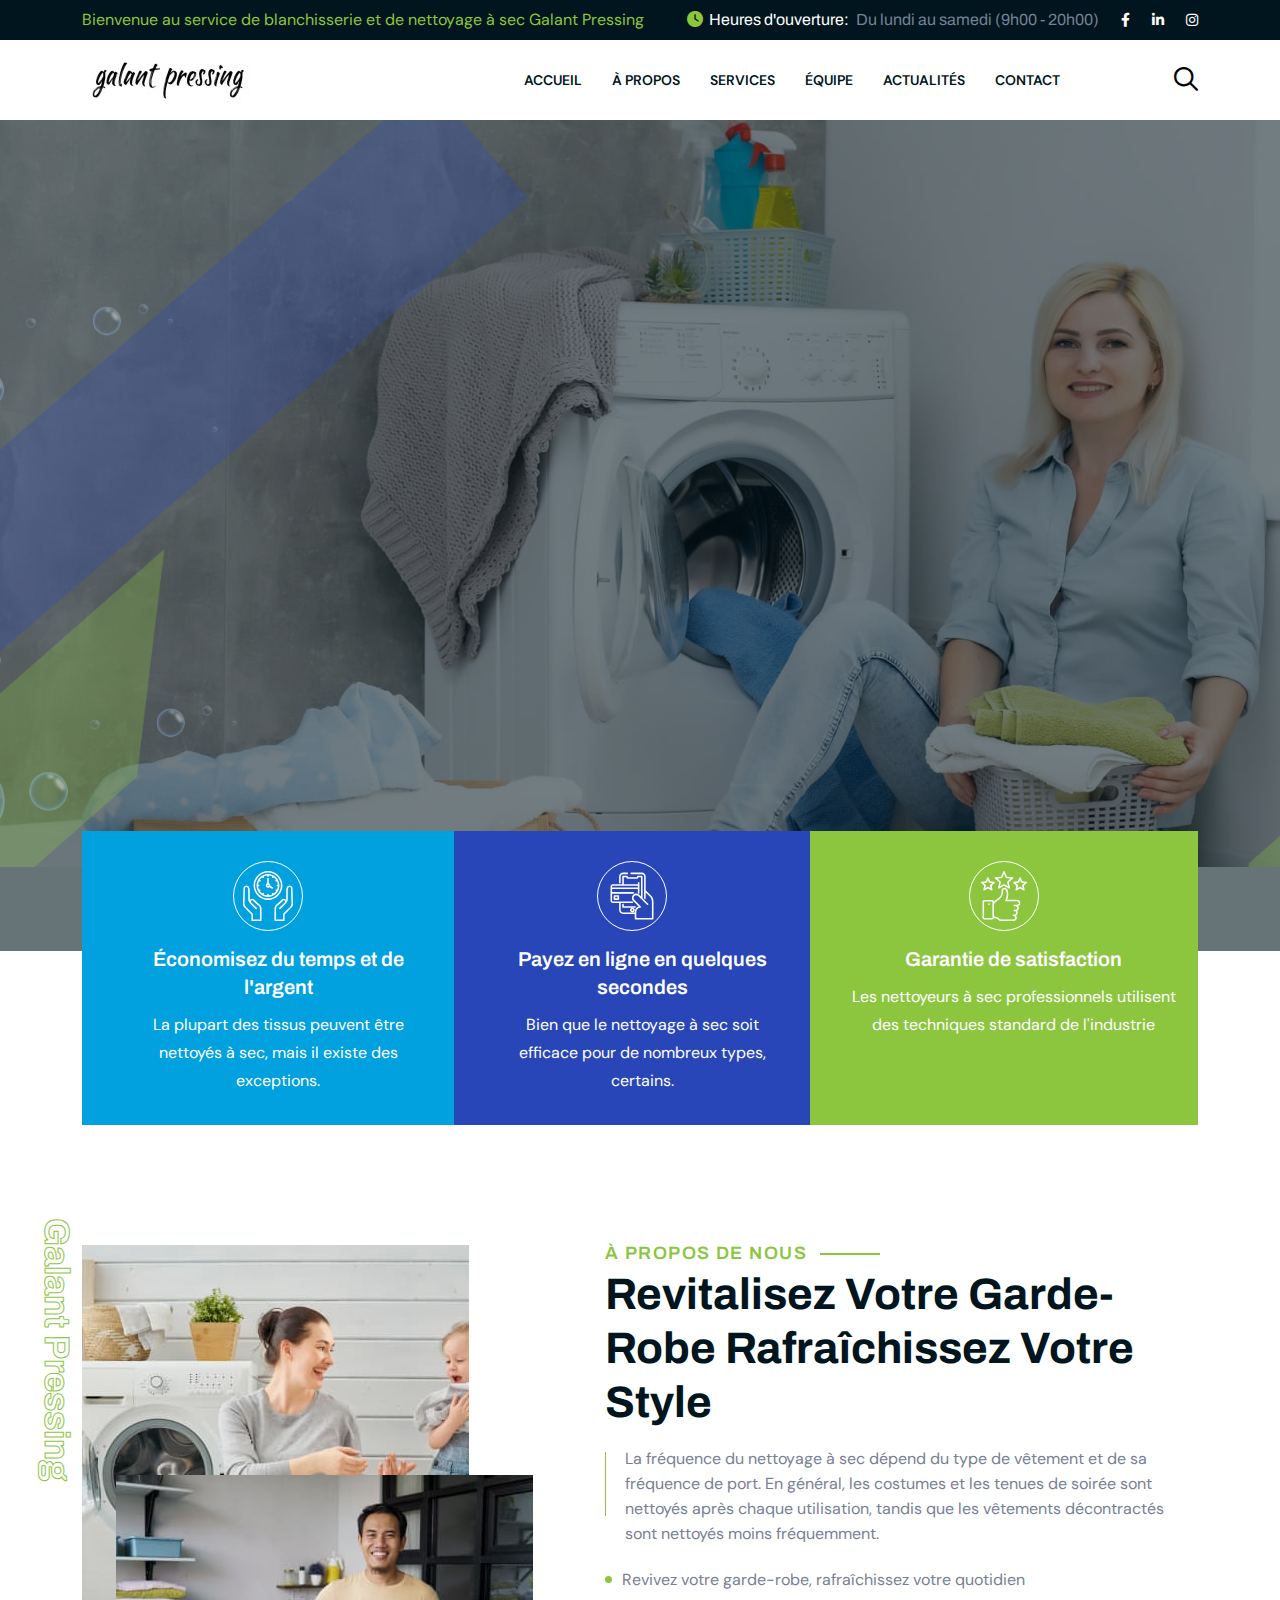
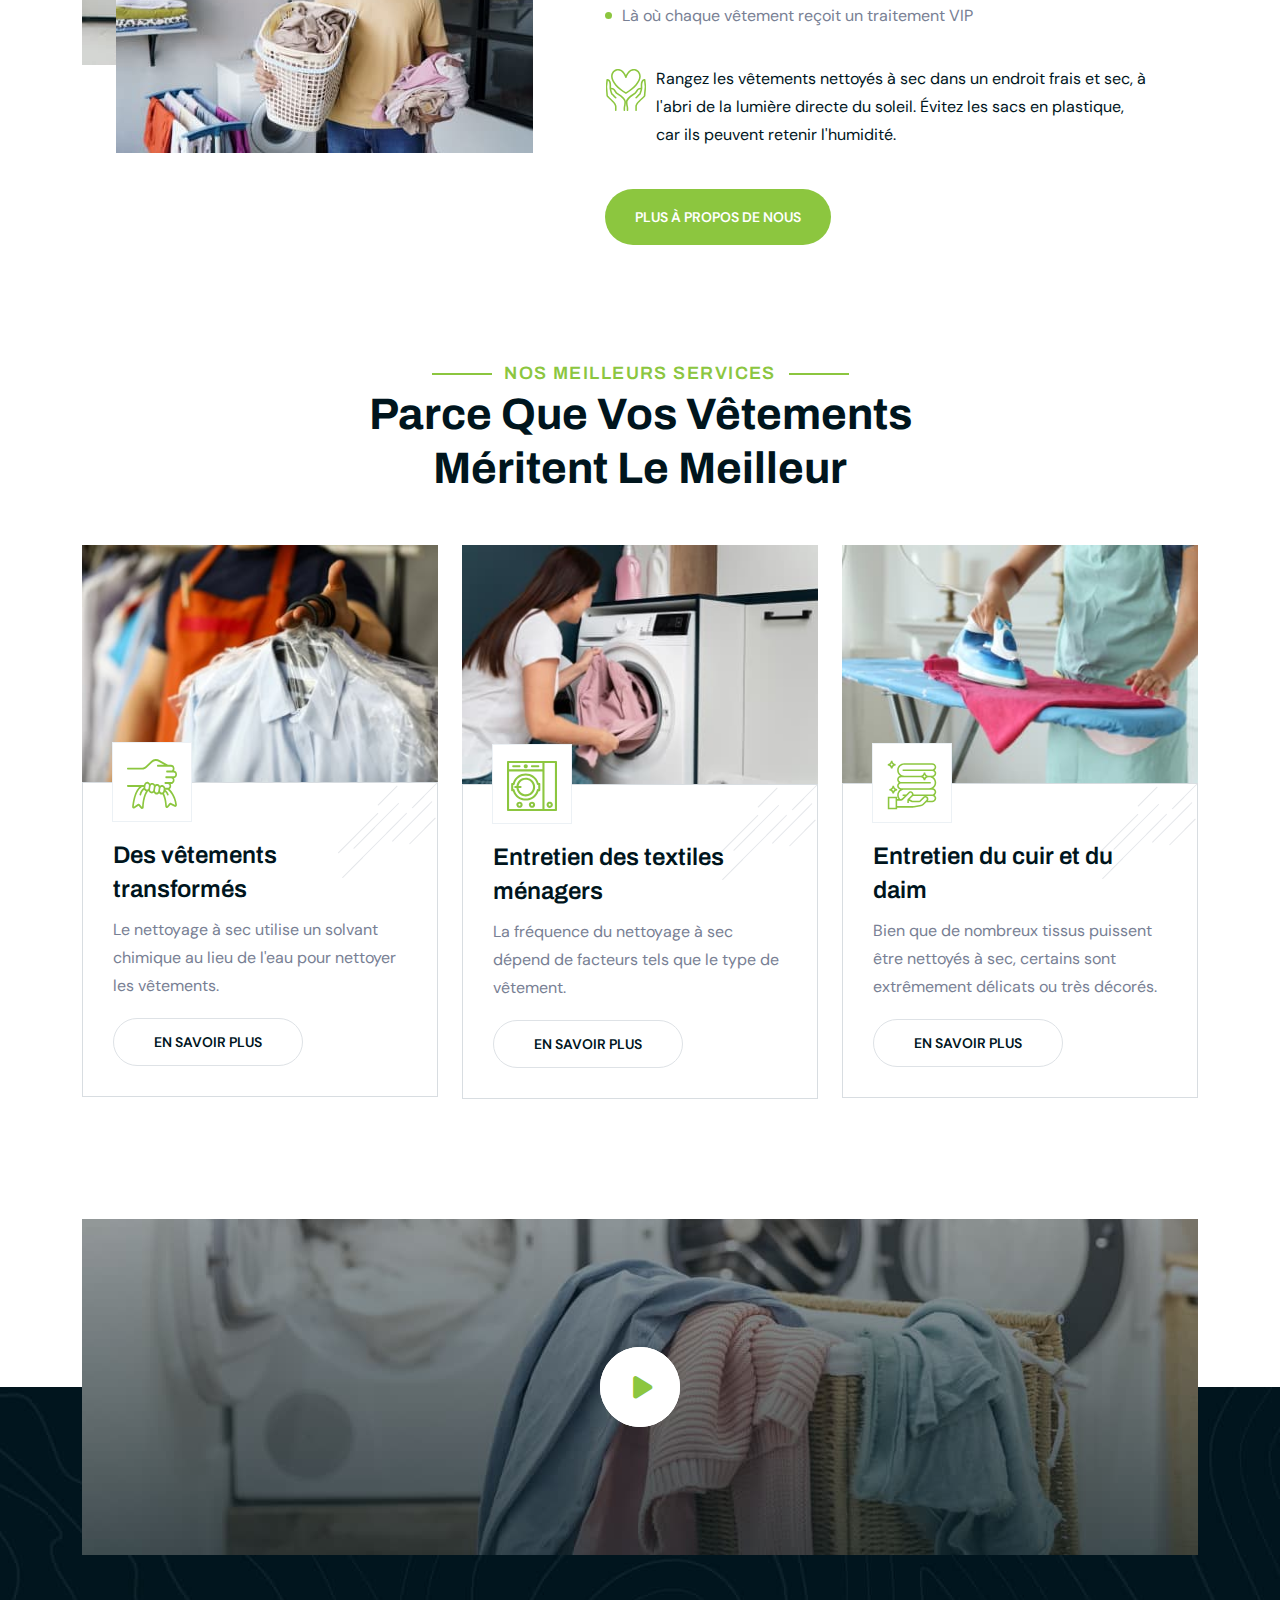
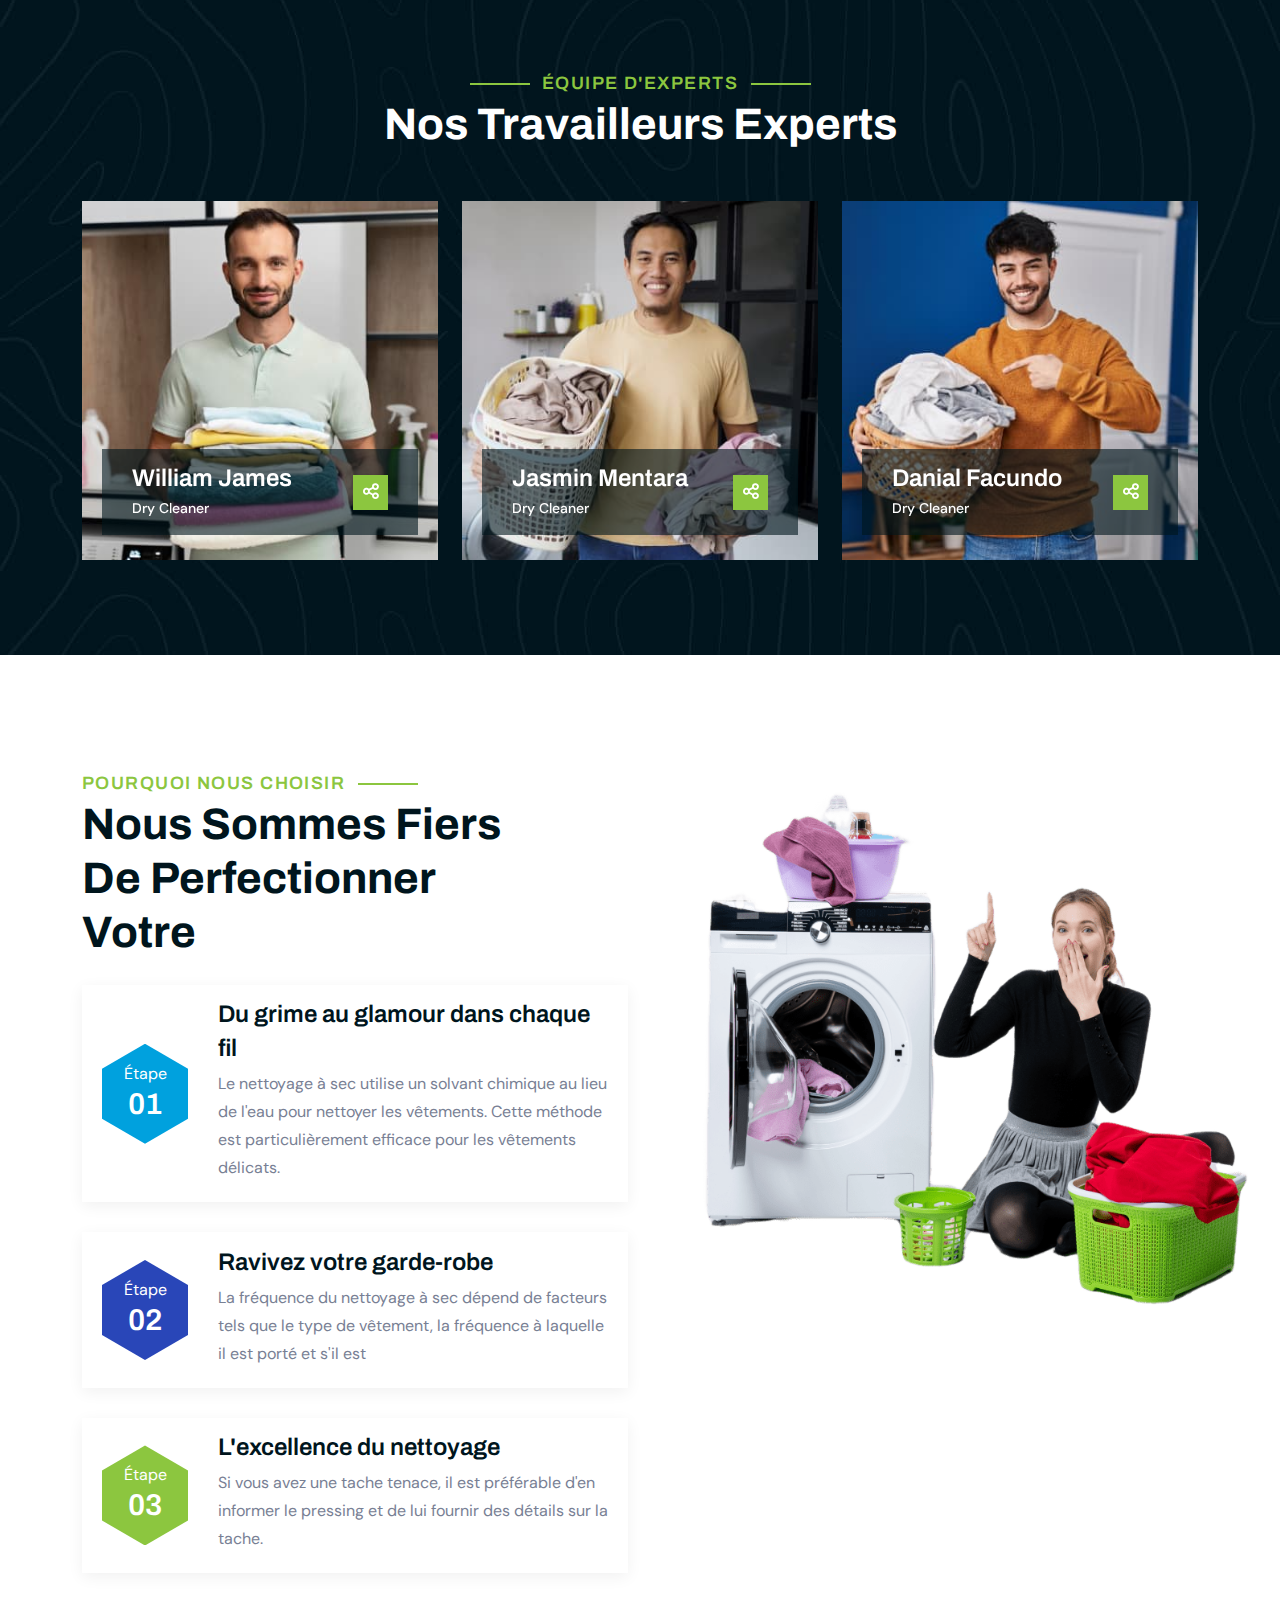
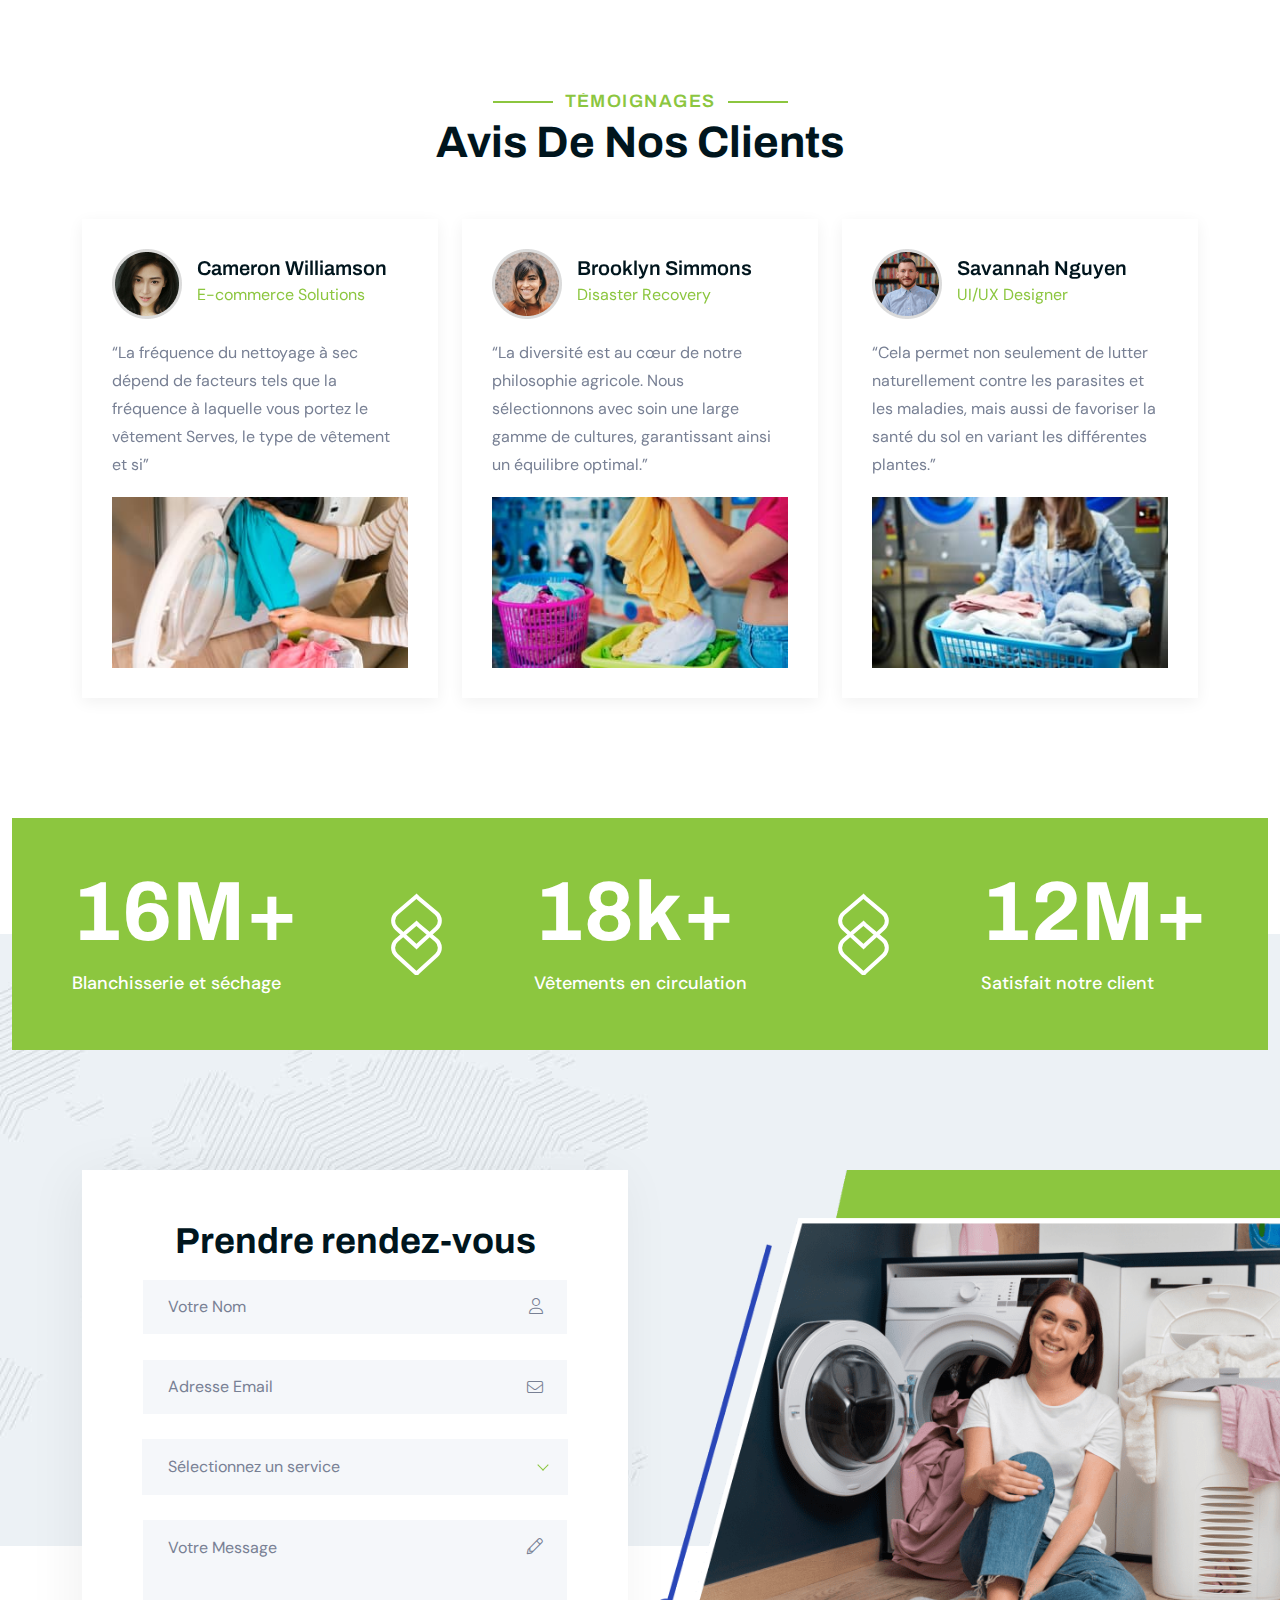
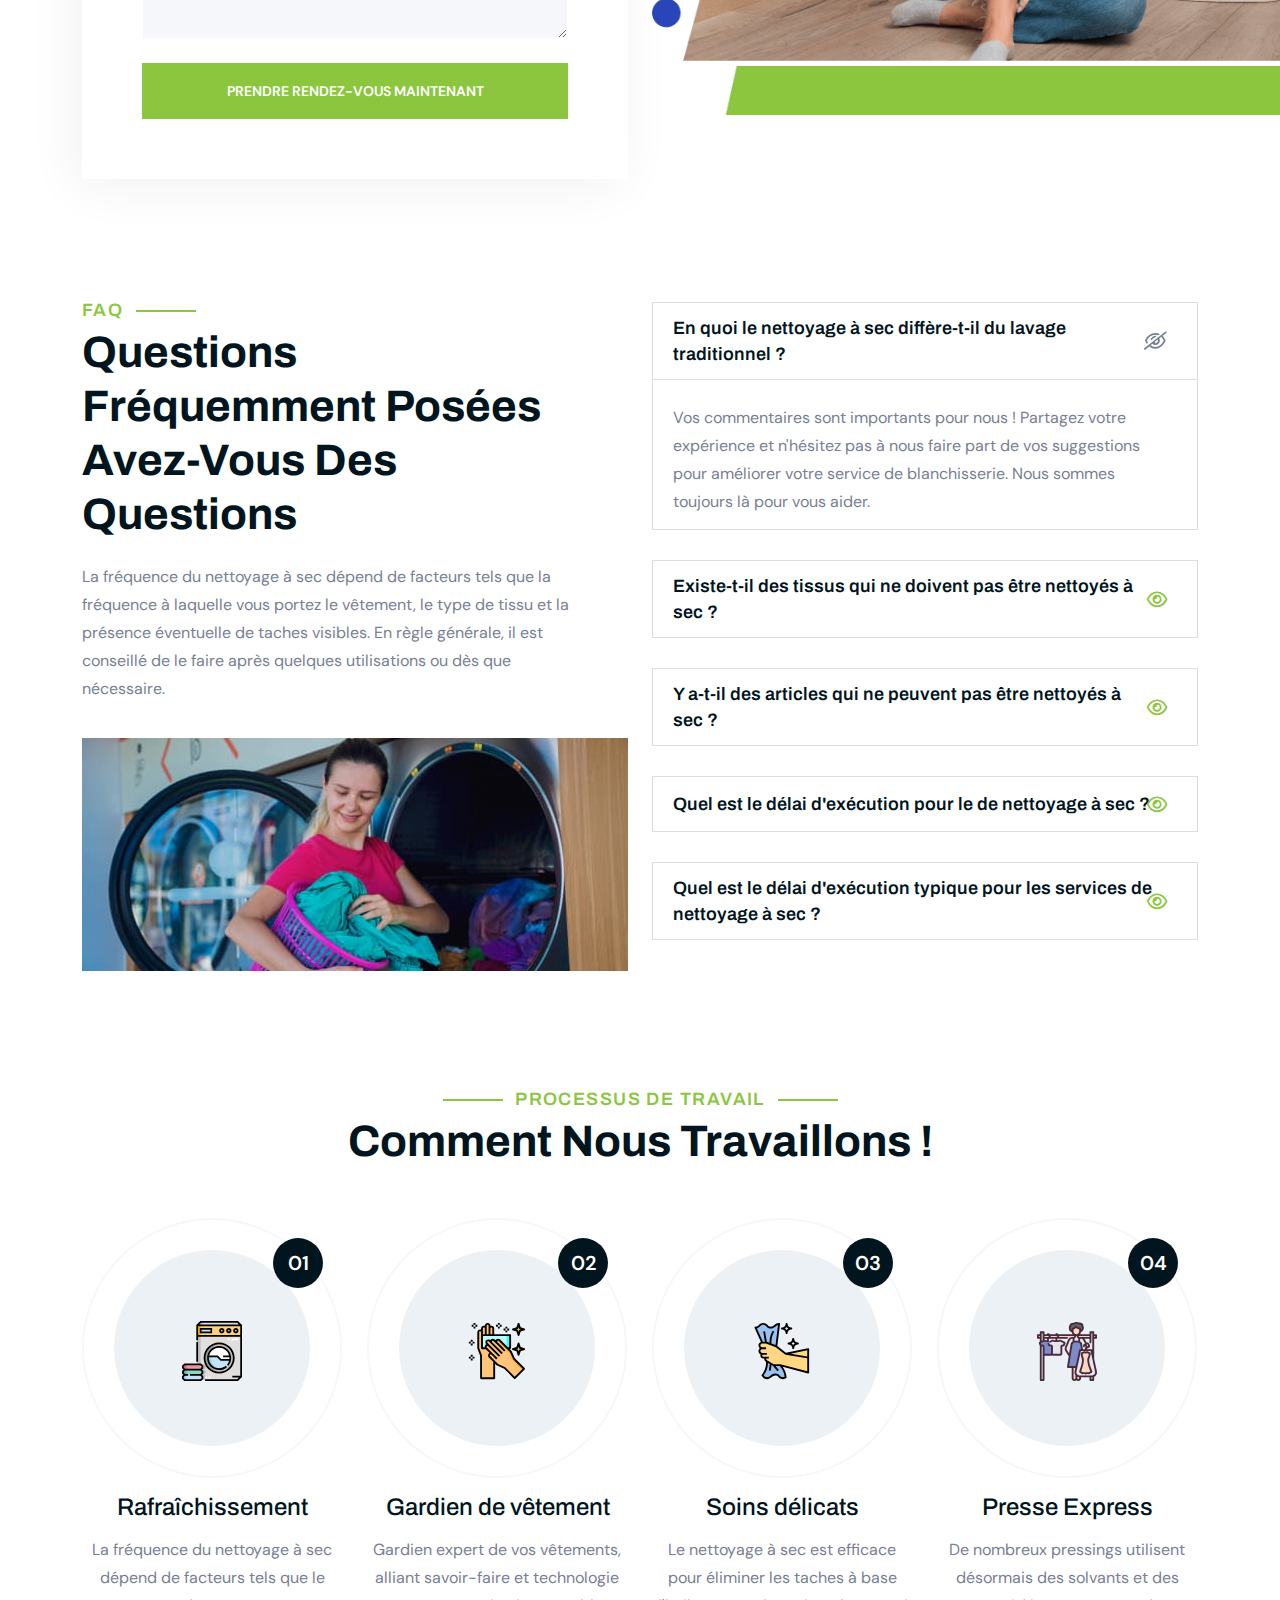
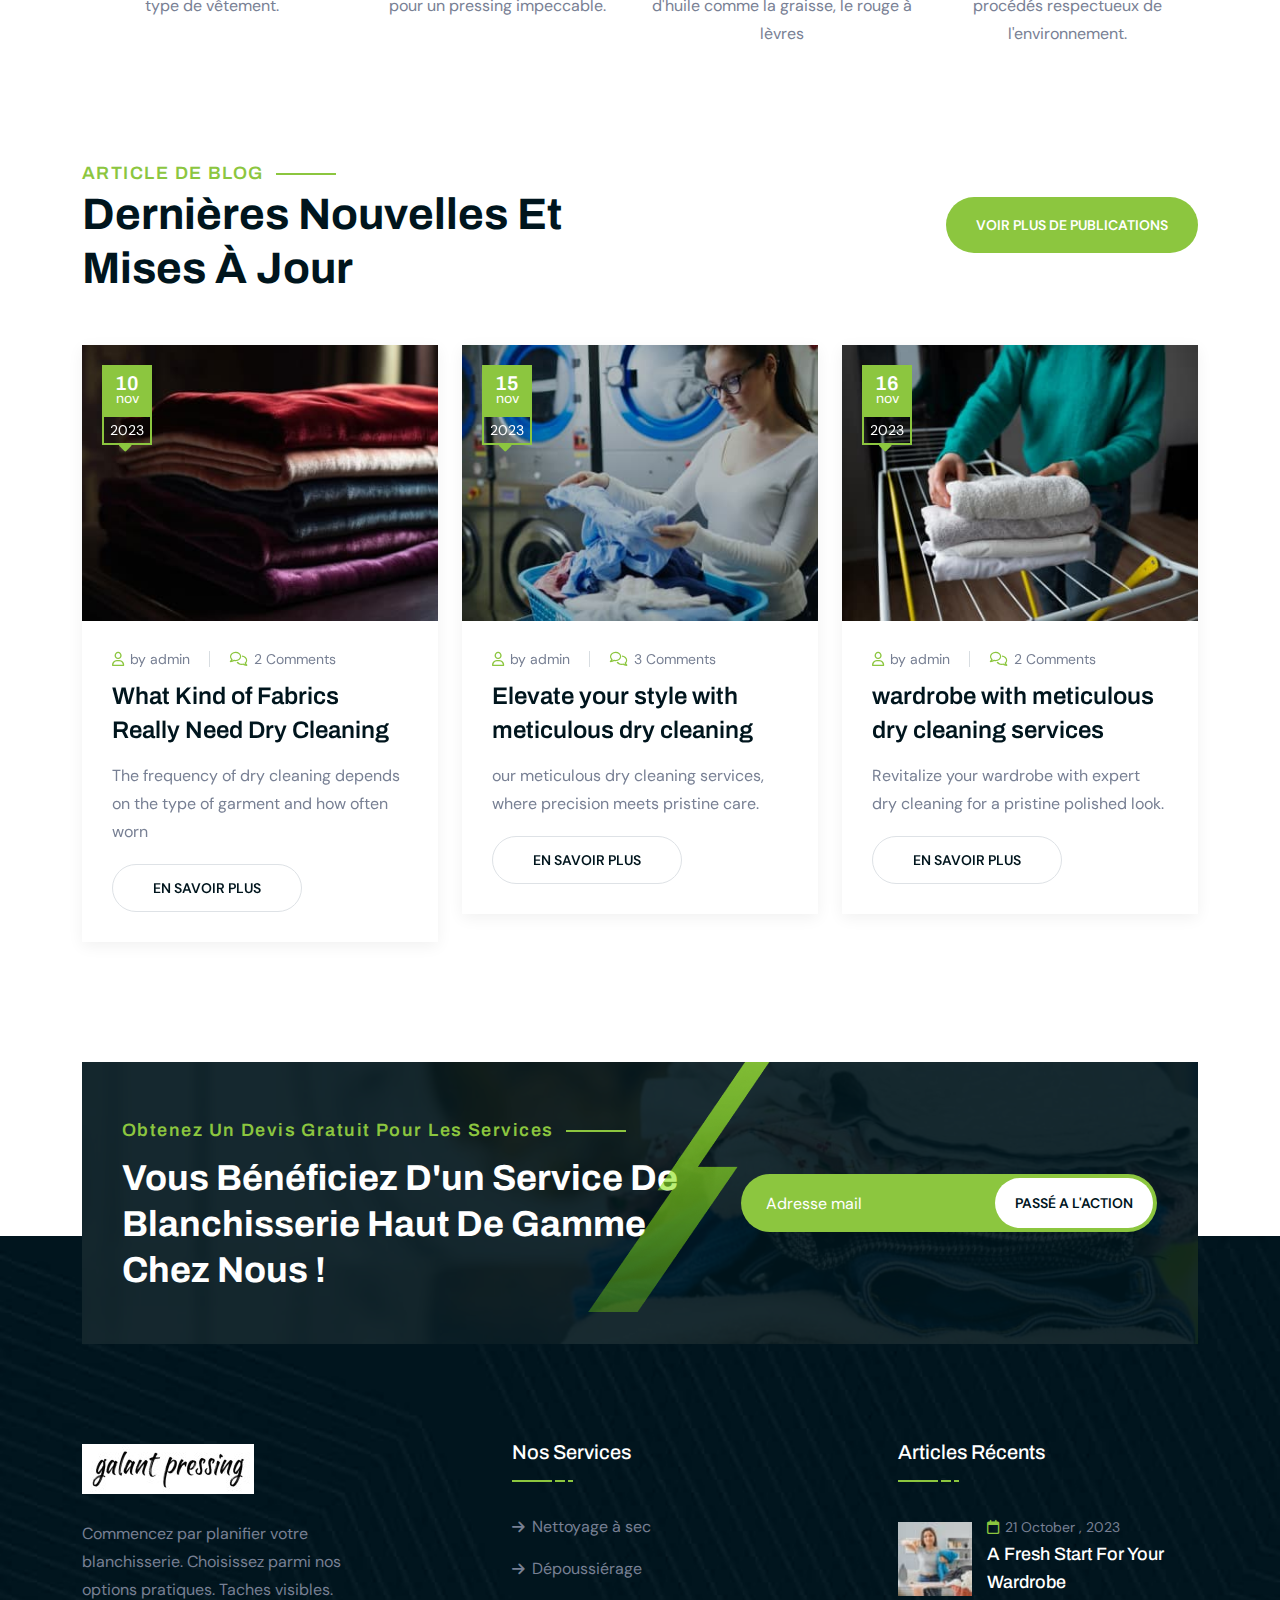
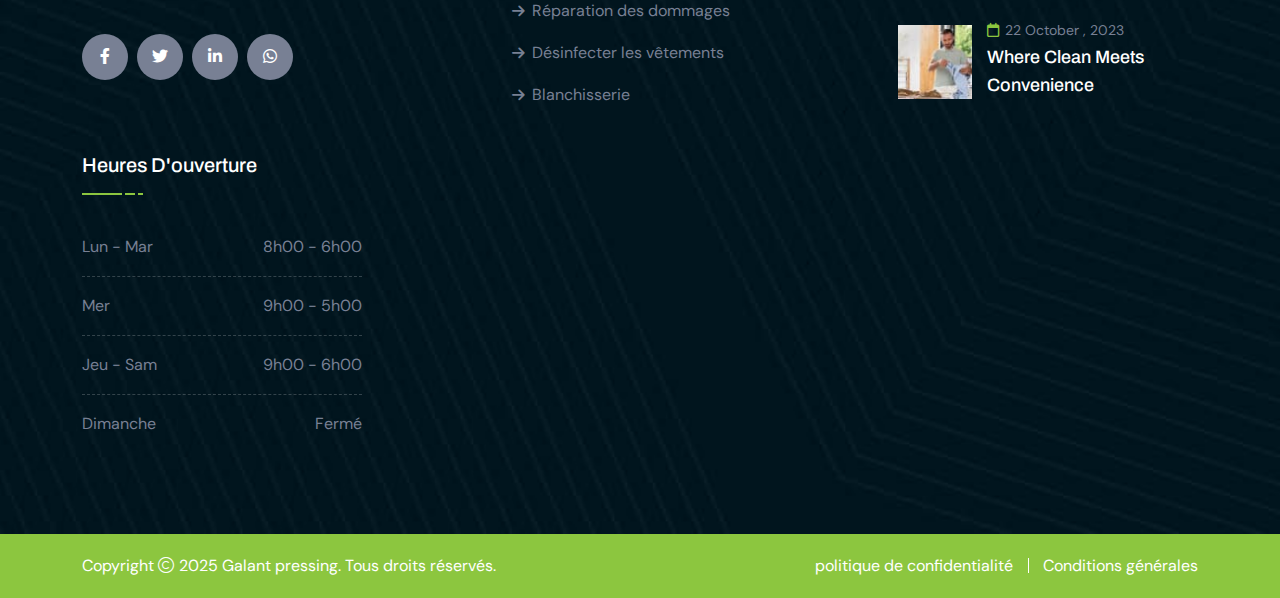
<file: index.html>
<!doctype html>
<html class="no-js" lang="zxx">
<!-- Mirrored from html.themeholy.com/laun/demo/home-dry-cleaning.html by HTTrack Website Copier/3.x [XR&CO'2014], Thu, 20 Mar 2025 13:16:57 GMT -->

<head>
    <meta charset="utf-8">
    <meta http-equiv="x-ua-compatible" content="ie=edge">
    <title>Galant - Pressing | </title>
    <meta name="author" content="Laun">
    <meta name="description" content="Galant Pressing | vos vetements sont en securite avec">
    <meta name="keywords" content="Galant Pressing | vos vetements sont en securite avec">
    <meta name="robots" content="INDEX,FOLLOW">
    <meta name="viewport" content="width=device-width,initial-scale=1,shrink-to-fit=no">
    <link rel="icon" type="image/png" href="assets/img/logo.jpg">
    <link rel="manifest" href="assets/img/favicons/manifest.json">
    <meta name="msapplication-TileColor" content="#ffffff">
    <meta name="msapplication-TileImage" content="assets/img/favicons/ms-icon-144x144.png">
    <meta name="theme-color" content="#ffffff">
    <link rel="preconnect" href="https://fonts.googleapis.com/">
    <link rel="preconnect" href="https://fonts.gstatic.com/" crossorigin>
    <link
        href="https://fonts.googleapis.com/css2?family=Archivo:wght@300;400;500;600;700;800;900&amp;family=DM+Sans:opsz,wght@9..40,300;9..40,400;9..40,500;9..40,600;9..40,700;9..40,800;9..40,900&amp;display=swap"
        rel="stylesheet">
    <link rel="stylesheet" href="assets/css/bootstrap.min.css">
    <link rel="stylesheet" href="assets/css/fontawesome.min.css">
    <link rel="stylesheet" href="assets/css/magnific-popup.min.css">
    <link rel="stylesheet" href="assets/css/swiper-bundle.min.css">
    <link rel="stylesheet" href="assets/css/style.css">
</head>

<body>
    <div class="preloader"><button class="th-btn style2 preloaderCls">Cancel Preloader</button>
        <div class="preloader-inner">
            <div class="loader">
                <div class="rot"></div><img src="assets/img/logo.jpg" alt="Global Pressing">
            </div>
        </div>
    </div>
    <div class="popup-search-box"><button class="searchClose"><i class="fal fa-times"></i></button>
        <form action="#"><input type="text" placeholder="Rechercher ..."> <button type="submit"><i
                    class="fal fa-search"></i></button></form>
    </div>
    <div class="th-menu-wrapper">
        <div class="th-menu-area text-center"><button class="th-menu-toggle"><i class="fal fa-times"></i></button>
            <div class="mobile-logo"><a href="index.html"><img src="assets/img/logo.jpg" height="50px" alt="Laun"></a>
            </div>
            <div class="th-mobile-menu">
                <ul>
                    <li><a href="index.html">Accueil</a></li>
                    <li><a href="/#apropos">À propos </a></li>
                    <li><a href="/#service">Services</a></li>
                    <li><a href="/#equipe">Équipe</a></li>
                    <li><a href="/#actualite">Actualités</a></li>
                    <li><a href="/#contact">Contact</a></li>
                </ul>
            </div>
        </div>
    </div>
    <header class="th-header header-layout2">
        <div class="header-top">
            <div class="container">
                <div class="row justify-content-center justify-content-xl-between align-items-center gy-2">
                    <div class="col-auto d-none d-lg-block">
                        <p class="header-notice text-theme"> Bienvenue au service de blanchisserie et de nettoyage à sec
                            Galant Pressing</p>
                    </div>
                    <div class="col-auto">
                        <div class="header-links">
                            <ul>
                                <li class="d-none d-md-inline-block"><i class="fa-solid fa-clock">

                                    </i>Heures d'ouverture:
                                    <span>Du lundi au samedi (9h00 - 20h00)</span>
                                </li>
                                <li>
                                    <div class="social-links">
                                        <span class="social-title">Suivez-nous sur :</span>
                                        <a href="https://www.facebook.com/"><i class="fab fa-facebook-f"></i></a>
                                        <a href="https://www.linkedin.com/"><i class="fab fa-linkedin-in"></i></a>
                                        <a href="https://www.instagram.com/"><i class="fab fa-instagram"></i></a>
                                    </div>
                                </li>
                            </ul>
                        </div>
                    </div>
                </div>
            </div>
        </div>
        <div class="sticky-wrapper">
            <div class="menu-area">
                <div class="container">
                    <div class="row align-items-center justify-content-between">
                        <div class="col-auto">
                            <div class="header-logo">
                                <a href="index.html">
                                    <img src="assets/img/logo.jpg" height="50" alt="Laun"></a>
                            </div>
                        </div>
                        <div class="col-auto ms-xl-auto">
                            <nav class="main-menu d-none d-lg-inline-block">
                                <ul>
                                    <li><a href="index.html">Accueil</a></li>
                                    <li><a href="/#apropos">À propos </a></li>
                                    <li><a href="/#service">Services</a></li>
                                    <li><a href="/#equipe">Équipe</a></li>
                                    <li><a href="/#actualite">Actualités</a></li>
                                    <li><a href="/#contact">Contact</a></li>
                                </ul>
                            </nav>
                        </div>
                        <div class="col-auto">
                            <div class="header-button">
                                <button type="button" class="simple-icon searchBoxToggler"><i class="far fa-search"></i>
                                </button>
                                <button type="button" class="th-menu-toggle d-block d-lg-none"><i
                                        class="far fa-bars"></i>
                                </button>
                            </div>
                        </div>
                    </div>
                </div>
            </div>
        </div>
    </header>
    <div class="th-hero-wrapper hero-2" id="hero">
        <div class="swiper hero-slider2" id="heroSlider2">
            <div class="swiper-wrapper">
                <div class="swiper-slide">
                    <div class="hero-inner">
                        <div class="th-hero-bg" data-bg-src="assets/img/hero/hero_2_1.jpg"><img
                                src="assets/img/hero/hero_overlay_2.png" alt="Hero Image"></div>
                        <div class="container">
                            <div class="hero-style2"><span class="sub-title" data-ani="slideindown"
                                    data-ani-delay="0.4s">Bienvenue sur notre site</span>
                                <h1 class="hero-title" data-ani="slideindown" data-ani-delay="0.5s">
                                    Vos vêtements, notre savoir-faire
                                    <span class="text-theme">.</span>
                                </h1>
                                <p class="hero-text" data-ani="slideindown" data-ani-delay="0.7s">
                                    La fréquence du nettoyage à sec dépend de facteurs tels que le type de vêtement.
                                </p>
                                <div class="btn-group" data-ani="slideinup" data-ani-delay="0.9s"><a href="about.html"
                                        class="th-btn style2">En savoir plus</a></div>
                            </div>
                        </div>
                    </div>
                </div>
                <div class="swiper-slide">
                    <div class="hero-inner">
                        <div class="th-hero-bg" data-bg-src="assets/img/hero/hero_2_2.jpg"><img
                                src="assets/img/hero/hero_overlay_2.png" alt="Hero Image"></div>
                        <div class="container">
                            <div class="hero-style2"><span class="sub-title" data-ani="slideindown"
                                    data-ani-delay="0.4s">Nous nettoyons, vous brillez</span>
                                <h1 class="hero-title" data-ani="slideindown" data-ani-delay="0.5s">Nettoyage de
                                    vêtements
                                    Sourires éclatants <span class="text-theme">.</span></h1>
                                <p class="hero-text" data-ani="slideindown" data-ani-delay="0.7s">
                                    Nous utilisons des détergents écologiques de haute qualité qui sont doux pour vos
                                    vêtements.
                                </p>
                                <div class="btn-group" data-ani="slideinup" data-ani-delay="0.9s"><a href="about.html"
                                        class="th-btn style2">En savoir plus</a></div>
                            </div>
                        </div>
                    </div>
                </div>
                <div class="swiper-slide">
                    <div class="hero-inner">
                        <div class="th-hero-bg" data-bg-src="assets/img/hero/hero_2_3.jpg"><img
                                src="assets/img/hero/hero_overlay_2.png" alt="Hero Image"></div>
                        <div class="container">
                            <div class="hero-style2"><span class="sub-title" data-ani="slideindown"
                                    data-ani-delay="0.4s">Nettoyage à sec professionnel</span>
                                <h1 class="hero-title" data-ani="slideindown" data-ani-delay="0.5s">Blanchisserie de
                                    qualité
                                    à Chaque fil <span class="text-theme">.</span></h1>
                                <p class="hero-text" data-ani="slideindown" data-ani-delay="0.7s">
                                    Il semble que « Un linge de qualité à chaque fil » pourrait être un slogan.
                                </p>
                                <div class="btn-group" data-ani="slideinup" data-ani-delay="0.9s"><a href="about.html"
                                        class="th-btn style2">En savoir plus</a></div>
                            </div>
                        </div>
                    </div>
                </div>
            </div>
        </div>
        <div class="swiper thumbsSlider">
            <div class="swiper-wrapper">
                <div class="swiper-slide"><img src="assets/img/hero/hero_2_1.jpg" alt=""></div>
                <div class="swiper-slide"><img src="assets/img/hero/hero_2_2.jpg" alt=""></div>
                <div class="swiper-slide"><img src="assets/img/hero/hero_2_3.jpg" alt=""></div>
            </div>
        </div>
        <div class="hero-animated-bubble"><img src="assets/img/shape/bubble_1.png" alt="Laun"> <img
                src="assets/img/shape/bubble_2.png" alt="Laun"> <img src="assets/img/shape/bubble_3.png" alt="Laun">
            <img src="assets/img/shape/bubble_4.png" alt="Laun"> <img src="assets/img/shape/bubble_5.png" alt="Laun">
            <img src="assets/img/shape/bubble_6.png" alt="Laun"> <img src="assets/img/shape/bubble_7.png" alt="Laun">
            <img src="assets/img/shape/bubble_8.png" alt="Laun">
        </div>
    </div>
    <section class="service-sec" id="service-sec">
        <div class="container th-container">
            <div class="service-card-wrapper">
                <div class="service-card">
                    <div class="service-card_inner">
                        <div class="box-icon"><img src="assets/img/icon/service_card_1.svg" alt="Icon"></div>
                        <div class="service-content">
                            <h3 class="box-title"><a href="service-details.html">Économisez du temps et de l'argent</a>
                            </h3>
                            <p class="service-card_text">La plupart des tissus peuvent être nettoyés à sec, mais il
                                existe des exceptions.</p>
                        </div>
                    </div>
                </div>
                <div class="service-card">
                    <div class="service-card_inner">
                        <div class="box-icon"><img src="assets/img/icon/service_card_2.svg" alt="Icon"></div>
                        <div class="service-content">
                            <h3 class="box-title"><a href="service-details.html">Payez en ligne en quelques secondes</a>
                            </h3>
                            <p class="service-card_text">Bien que le nettoyage à sec soit efficace pour de nombreux
                                types, certains.</p>
                        </div>
                    </div>
                </div>
                <div class="service-card">
                    <div class="service-card_inner">
                        <div class="box-icon"><img src="assets/img/icon/service_card_3.svg" alt="Icon"></div>
                        <div class="service-content">
                            <h3 class="box-title"><a href="service-details.html">Garantie de satisfaction</a></h3>
                            <p class="service-card_text">Les nettoyeurs à sec professionnels utilisent des techniques
                                standard de l'industrie</p>
                        </div>
                    </div>
                </div>
            </div>
        </div>
    </section>
    <div class="overflow-hidden space-top" id="apropos">
        <div class="container">
            <div class="row">
                <div class="col-xl-5 mb-40 mb-xl-0">
                    <div class="img-box2">
                        <div class="img1"><img src="assets/img/normal/about_2_1.jpg" alt="About"></div>
                        <div class="img2"><img src="assets/img/normal/about_2_2.jpg" alt="Image"></div>
                        <div class="about-shape-1"></div>
                        <div class="about-shape-2"></div>
                        <div class="about-big">
                            <h3 class="about-big_text">Galant Pressing</h3>
                        </div>
                    </div>
                </div>
                <div class="col-xl-7">
                    <div class="ps-xl-5 wow fadeInRight">
                        <div class="title-area mb-25"><span class="sub-title style1">À PROPOS DE NOUS</span>
                            <h2 class="sec-title mb-20">Revitalisez votre garde-robe Rafraîchissez votre style</h2>
                            <blockquote class="about-blockquote">
                                <p>
                                    La fréquence du nettoyage à sec dépend du type de vêtement et de sa fréquence de
                                    port. En général, les costumes et les tenues de soirée sont nettoyés après chaque
                                    utilisation, tandis que les vêtements décontractés sont nettoyés moins fréquemment.
                                </p>
                            </blockquote>
                        </div>
                        <div class="checklist">
                            <ul>
                                <li>Revivez votre garde-robe, rafraîchissez votre quotidien</li>
                                <li>Là où chaque vêtement reçoit un traitement VIP</li>
                            </ul>
                        </div>
                        <div class="about-text"><img src="assets/img/icon/about-icon.svg" alt="">
                            <p>
                                Rangez les vêtements nettoyés à sec dans un endroit frais et sec, à l'abri de la lumière
                                directe du soleil. Évitez les sacs en plastique, car ils peuvent retenir l'humidité.
                            </p>
                        </div><a href="apropos.html" class="th-btn">Plus à propos de nous</a>
                    </div>
                </div>
            </div>
        </div>
    </div>
    <section class="bg-top-center overflow-hidden space" id="service">
        <div class="container">
            <div class="row">
                <div class="col-lg-6 offset-lg-3">
                    <div class="title-area text-center"><span class="sub-title">Nos meilleurs services</span>
                        <h2 class="sec-title">Parce que vos vêtements méritent le meilleur</h2>
                    </div>
                </div>
            </div>
            <div class="slider-area">
                <div class="swiper th-slider has-shadow" id="serviceSlider1"
                    data-slider-options='{"breakpoints":{"0":{"slidesPerView":1},"576":{"slidesPerView":"1"},"768":{"slidesPerView":"2"},"992":{"slidesPerView":"2"},"1200":{"slidesPerView":"3"}}}'>
                    <div class="swiper-wrapper">
                        <div class="swiper-slide">
                            <div class="service-item">
                                <div class="service-item_wrapper">
                                    <div class="service-item_img"><img src="assets/img/service/service_box_1.jpg"
                                            alt="img"></div>
                                    <div class="service-item_icon"><img src="assets/img/icon/service_2_1.svg"
                                            alt="Icon"></div>
                                </div>
                                <div class="service-item_content" data-bg-src="assets/img/shape/service_shape_2.png">
                                    <h3 class="box-title"><a href="service-details.html">Des vêtements transformés</a>
                                    </h3>
                                    <p class="service-item_text">
                                        Le nettoyage à sec utilise un solvant chimique au lieu de l'eau pour nettoyer
                                        les vêtements.
                                    </p>
                                    <a href="service-details.html" class="th-btn border">En savoir plus</a>
                                </div>
                            </div>
                        </div>
                        <div class="swiper-slide">
                            <div class="service-item">
                                <div class="service-item_wrapper">
                                    <div class="service-item_img"><img src="assets/img/service/service_box_2.jpg"
                                            alt="img"></div>
                                    <div class="service-item_icon"><img src="assets/img/icon/service_2_2.svg"
                                            alt="Icon"></div>
                                </div>
                                <div class="service-item_content" data-bg-src="assets/img/shape/service_shape_2.png">
                                    <h3 class="box-title"><a href="service-details.html">Entretien des textiles
                                            ménagers</a></h3>
                                    <p class="service-item_text">
                                        La fréquence du nettoyage à sec dépend de facteurs tels que le type de vêtement.
                                    </p>
                                    <a href="service-details.html" class="th-btn border">En savoir plus</a>
                                </div>
                            </div>
                        </div>
                        <div class="swiper-slide">
                            <div class="service-item">
                                <div class="service-item_wrapper">
                                    <div class="service-item_img"><img src="assets/img/service/service_box_3.jpg"
                                            alt="img"></div>
                                    <div class="service-item_icon"><img src="assets/img/icon/service_2_3.svg"
                                            alt="Icon"></div>
                                </div>
                                <div class="service-item_content" data-bg-src="assets/img/shape/service_shape_2.png">
                                    <h3 class="box-title"><a href="service-details.html">Entretien du cuir et du
                                            daim</a></h3>
                                    <p class="service-item_text">
                                        Bien que de nombreux tissus puissent être nettoyés à sec, certains sont
                                        extrêmement délicats ou très décorés.
                                    </p>
                                    <a href="service-details.html" class="th-btn border">En savoir plus</a>
                                </div>
                            </div>
                        </div>
                        <div class="swiper-slide">
                            <div class="service-item">
                                <div class="service-item_wrapper">
                                    <div class="service-item_img"><img src="assets/img/service/service_box_4.jpg"
                                            alt="img"></div>
                                    <div class="service-item_icon"><img src="assets/img/icon/service_2_1.svg"
                                            alt="Icon"></div>
                                </div>
                                <div class="service-item_content" data-bg-src="assets/img/shape/service_shape_2.png">
                                    <h3 class="box-title"><a href="service-details.html">Nettoyage à sec</a></h3>
                                    <p class="service-item_text">
                                        Le nettoyage à sec est une méthode de nettoyage des vêtements et des textiles
                                        qui utilise un solvant.
                                    </p><a href="service-details.html" class="th-btn border">En savoir plus</a>
                                </div>
                            </div>
                        </div>
                        <div class="swiper-slide">
                            <div class="service-item">
                                <div class="service-item_wrapper">
                                    <div class="service-item_img"><img src="assets/img/service/service_box_5.jpg"
                                            alt="img"></div>
                                    <div class="service-item_icon"><img src="assets/img/icon/service_2_2.svg"
                                            alt="Icon"></div>
                                </div>
                                <div class="service-item_content" data-bg-src="assets/img/shape/service_shape_2.png">
                                    <h3 class="box-title"><a href="service-details.html">Laver et plier</a></h3>
                                    <p class="service-item_text">
                                        Le lavage et le pliage (également connu sous le nom de blanchisserie ou de
                                        pliage de linge) est un service de blanchisserie.
                                    </p><a href="service-details.html" class="th-btn border">En savoir plus</a>
                                </div>
                            </div>
                        </div>
                        <div class="swiper-slide">
                            <div class="service-item">
                                <div class="service-item_wrapper">
                                    <div class="service-item_img"><img src="assets/img/service/service_box_1.jpg"
                                            alt="img"></div>
                                    <div class="service-item_icon"><img src="assets/img/icon/service_2_3.svg"
                                            alt="Icon"></div>
                                </div>
                                <div class="service-item_content" data-bg-src="assets/img/shape/service_shape_2.png">
                                    <h3 class="box-title"><a href="service-details.html">Repassage/Pressing</a></h3>
                                    <p class="service-item_text">
                                        Le repassage ou le pressage est le processus consistant à utiliser un fer à
                                        repasser ou une presse chauffée pour éliminer les plis.
                                    </p><a href="service-details.html" class="th-btn border">En savoir plus</a>
                                </div>
                            </div>
                        </div>
                    </div>
                </div><button data-slider-prev="#serviceSlider1" class="slider-arrow slider-prev"><i
                        class="far fa-arrow-left"></i></button> <button data-slider-next="#serviceSlider1"
                    class="slider-arrow slider-next"><i class="far fa-arrow-right"></i></button>
            </div>
        </div>
    </section>
    <div class="">
        <div class="container">
            <div class="video-box2" data-pos-for=".team-area2" data-sec-pos="bottom-half"
                data-bg-src="assets/img/bg/video_1.html"><img src="assets/img/normal/video_1.jpg" alt="video"> <a
                    href="https://www.youtube.com/watch?v=_sI_Ps7JSEk" class="play-btn popup-video"><i
                        class="fa-sharp fa-solid fa-play"></i></a>
                <div class="animation-bubble">
                    <div class="bubble-1"></div>
                    <div class="bubble-2"></div>
                    <div class="bubble-3"></div>
                    <div class="bubble-4"></div>
                    <div class="bubble-5"></div>
                    <div class="bubble-6"></div>
                    <div class="bubble-7"></div>
                    <div class="bubble-8"></div>
                    <div class="bubble-9"></div>
                    <div class="bubble-10"></div>
                </div>
            </div>
        </div>
    </div>
    <section class="team-area2 bg-title space" data-bg-src="assets/img/bg/team_bg_2.jpg" id="equipe">
        <div class="container z-index-common">
            <div class="title-area text-center"><span class="sub-title">Équipe d'experts</span>
                <h2 class="sec-title text-white">Nos travailleurs experts</h2>
            </div>
            <div class="slider-area">
                <div class="swiper th-slider has-shadow" id="teamSlider1"
                    data-slider-options='{"breakpoints":{"0":{"slidesPerView":1},"576":{"slidesPerView":"1"},"768":{"slidesPerView":"2"},"992":{"slidesPerView":"2"},"1200":{"slidesPerView":"3"}}}'>
                    <div class="swiper-wrapper">
                        <div class="swiper-slide">
                            <div class="th-team team-box style2">
                                <div class="team-img"><img src="assets/img/team/team_2_1.jpg" alt="Team">
                                    <div class="th-social"><a target="_blank" href="https://facebook.com/"
                                            tabindex="0"><i class="fab fa-facebook-f"></i></a> <a target="_blank"
                                            href="https://twitter.com/" tabindex="0"><i class="fab fa-twitter"></i></a>
                                        <a target="_blank" href="https://instagram.com/" tabindex="0"><i
                                                class="fab fa-instagram"></i></a>
                                    </div>
                                </div>
                                <div class="team-content">
                                    <div class="media-body">
                                        <h3 class="box-title"><a href="team-details.html">William James</a></h3><span
                                            class="team-desig">Dry Cleaner</span>
                                    </div>
                                    <div class="share-btn"><i class="fa-regular fa-share-nodes"></i></div>
                                </div>
                            </div>
                        </div>
                        <div class="swiper-slide">
                            <div class="th-team team-box style2">
                                <div class="team-img"><img src="assets/img/team/team_2_2.jpg" alt="Team">
                                    <div class="th-social"><a target="_blank" href="https://facebook.com/"
                                            tabindex="0"><i class="fab fa-facebook-f"></i></a> <a target="_blank"
                                            href="https://twitter.com/" tabindex="0"><i class="fab fa-twitter"></i></a>
                                        <a target="_blank" href="https://instagram.com/" tabindex="0"><i
                                                class="fab fa-instagram"></i></a>
                                    </div>
                                </div>
                                <div class="team-content">
                                    <div class="media-body">
                                        <h3 class="box-title"><a href="team-details.html">Jasmin Mentara</a></h3><span
                                            class="team-desig">Dry Cleaner</span>
                                    </div>
                                    <div class="share-btn"><i class="fa-regular fa-share-nodes"></i></div>
                                </div>
                            </div>
                        </div>
                        <div class="swiper-slide">
                            <div class="th-team team-box style2">
                                <div class="team-img"><img src="assets/img/team/team_2_3.jpg" alt="Team">
                                    <div class="th-social"><a target="_blank" href="https://facebook.com/"
                                            tabindex="0"><i class="fab fa-facebook-f"></i></a> <a target="_blank"
                                            href="https://twitter.com/" tabindex="0"><i class="fab fa-twitter"></i></a>
                                        <a target="_blank" href="https://instagram.com/" tabindex="0"><i
                                                class="fab fa-instagram"></i></a>
                                    </div>
                                </div>
                                <div class="team-content">
                                    <div class="media-body">
                                        <h3 class="box-title"><a href="team-details.html">Danial Facundo</a></h3><span
                                            class="team-desig">Dry Cleaner</span>
                                    </div>
                                    <div class="share-btn"><i class="fa-regular fa-share-nodes"></i></div>
                                </div>
                            </div>
                        </div>
                        <div class="swiper-slide">
                            <div class="th-team team-box style2">
                                <div class="team-img"><img src="assets/img/team/team_2_1.jpg" alt="Team">
                                    <div class="th-social"><a target="_blank" href="https://facebook.com/"
                                            tabindex="0"><i class="fab fa-facebook-f"></i></a> <a target="_blank"
                                            href="https://twitter.com/" tabindex="0"><i class="fab fa-twitter"></i></a>
                                        <a target="_blank" href="https://instagram.com/" tabindex="0"><i
                                                class="fab fa-instagram"></i></a>
                                    </div>
                                </div>
                                <div class="team-content">
                                    <div class="media-body">
                                        <h3 class="box-title"><a href="team-details.html">Ema Margret</a></h3><span
                                            class="team-desig">Dry Cleaner</span>
                                    </div>
                                    <div class="share-btn"><i class="fa-regular fa-share-nodes"></i></div>
                                </div>
                            </div>
                        </div>
                        <div class="swiper-slide">
                            <div class="th-team team-box style2">
                                <div class="team-img"><img src="assets/img/team/team_2_2.jpg" alt="Team">
                                    <div class="th-social"><a target="_blank" href="https://facebook.com/"
                                            tabindex="0"><i class="fab fa-facebook-f"></i></a> <a target="_blank"
                                            href="https://twitter.com/" tabindex="0"><i class="fab fa-twitter"></i></a>
                                        <a target="_blank" href="https://instagram.com/" tabindex="0"><i
                                                class="fab fa-instagram"></i></a>
                                    </div>
                                </div>
                                <div class="team-content">
                                    <div class="media-body">
                                        <h3 class="box-title"><a href="team-details.html">Henry Haninkot</a></h3><span
                                            class="team-desig">Dry Cleaner</span>
                                    </div>
                                    <div class="share-btn"><i class="fa-regular fa-share-nodes"></i></div>
                                </div>
                            </div>
                        </div>
                    </div>
                </div><button data-slider-prev="#teamSlider1" class="slider-arrow slider-prev"><i
                        class="far fa-arrow-left"></i></button> <button data-slider-next="#teamSlider1"
                    class="slider-arrow slider-next"><i class="far fa-arrow-right"></i></button>
            </div>
        </div>
    </section>
    <div class="overflow-hidden space">
        <div class="container">
            <div class="row">
                <div class="col-xl-6 wow fadeInLeft">
                    <div class="pe-xl-5 me-xl-5">
                        <div class="title-area mb-25"><span class="sub-title style1">POURQUOI NOUS CHOISIR</span>
                            <h2 class="sec-title mb-20">Nous sommes fiers de perfectionner votre</h2>
                        </div>
                    </div>
                    <div class="feature-box_wrapper">
                        <div class="feature-box">
                            <div class="feature-box_step">
                                <p class="box-number"><span class="step">Étape</span> 01</p>
                            </div>
                            <div class="media-body">
                                <h3 class="box-title">Du grime au glamour dans chaque fil</h3>
                                <p class="feature-box_text">
                                    Le nettoyage à sec utilise un solvant chimique au lieu de l'eau pour nettoyer les
                                    vêtements. Cette méthode est particulièrement efficace pour les vêtements délicats.
                                </p>
                            </div>
                        </div>
                        <div class="feature-box">
                            <div class="feature-box_step">
                                <p class="box-number"><span class="step">Étape</span> 02</p>
                            </div>
                            <div class="media-body">
                                <h3 class="box-title">Ravivez votre garde-robe</h3>
                                <p class="feature-box_text">
                                    La fréquence du nettoyage à sec dépend de facteurs tels que le type de vêtement, la
                                    fréquence à laquelle il est porté et s'il est
                                </p>
                            </div>
                        </div>
                        <div class="feature-box">
                            <div class="feature-box_step">
                                <p class="box-number"><span class="step">Étape</span> 03</p>
                            </div>
                            <div class="media-body">
                                <h3 class="box-title">L'excellence du nettoyage</h3>
                                <p class="feature-box_text">
                                    Si vous avez une tache tenace, il est préférable d'en informer le pressing et de lui
                                    fournir des détails sur la tache.
                                </p>
                            </div>
                        </div>
                    </div>
                </div>
                <div class="col-xl-6">
                    <div class="feature-image wow fadeInRight"><img src="assets/img/normal/feature_1_1.png" alt="">
                    </div>
                </div>
            </div>
        </div>
    </div>
    <section class="overflow-hidden space-bottom" id="testi-sec">
        <div class="container">
            <div class="title-area text-center"><span class="sub-title">TÉMOIGNAGES </span>
                <h2 class="sec-title">Avis de nos clients</h2>
            </div>
            <div class="slider-area">
                <div class="swiper th-slider has-shadow" id="testiSlider1"
                    data-slider-options='{"breakpoints":{"0":{"slidesPerView":1},"576":{"slidesPerView":"1"},"768":{"slidesPerView":"2"},"992":{"slidesPerView":"2"},"1200":{"slidesPerView":"3"}}}'>
                    <div class="swiper-wrapper">
                        <div class="swiper-slide">
                            <div class="testi-box">
                                <div class="testi-box_profile">
                                    <div class="testi-box_author"><img src="assets/img/testimonial/testi_2_1.png"
                                            alt="Avater"></div>
                                    <div class="testi-box_info">
                                        <h3 class="box-title">Cameron Williamson</h3><span
                                            class="testi-box_desig">E-commerce Solutions</span>
                                    </div>
                                </div>
                                <p class="testi-box_text">
                                    “La fréquence du nettoyage à sec dépend de facteurs tels que la fréquence à laquelle
                                    vous portez le vêtement Serves, le type de vêtement et si”
                                </p>
                                <div class="testi-box_image"><img src="assets/img/testimonial/testi_img_1.jpg"
                                        alt="image"></div>
                            </div>
                        </div>
                        <div class="swiper-slide">
                            <div class="testi-box">
                                <div class="testi-box_profile">
                                    <div class="testi-box_author"><img src="assets/img/testimonial/testi_2_2.png"
                                            alt="Avater"></div>
                                    <div class="testi-box_info">
                                        <h3 class="box-title">Brooklyn Simmons</h3><span
                                            class="testi-box_desig">Disaster Recovery</span>
                                    </div>
                                </div>
                                <p class="testi-box_text">
                                    “La diversité est au cœur de notre philosophie agricole. Nous sélectionnons avec
                                    soin une large gamme de cultures, garantissant ainsi un équilibre optimal.”
                                </p>
                                <div class="testi-box_image"><img src="assets/img/testimonial/testi_img_2.jpg"
                                        alt="image"></div>
                            </div>
                        </div>
                        <div class="swiper-slide">
                            <div class="testi-box">
                                <div class="testi-box_profile">
                                    <div class="testi-box_author"><img src="assets/img/testimonial/testi_2_3.png"
                                            alt="Avater"></div>
                                    <div class="testi-box_info">
                                        <h3 class="box-title">Savannah Nguyen</h3><span class="testi-box_desig">UI/UX
                                            Designer</span>
                                    </div>
                                </div>
                                <p class="testi-box_text">
                                    “Cela permet non seulement de lutter naturellement contre les parasites et les
                                    maladies, mais aussi de favoriser la santé du sol en variant les différentes
                                    plantes.”
                                </p>
                                <div class="testi-box_image"><img src="assets/img/testimonial/testi_img_3.jpg"
                                        alt="image"></div>
                            </div>
                        </div>
                        <div class="swiper-slide">
                            <div class="testi-box">
                                <div class="testi-box_profile">
                                    <div class="testi-box_author"><img src="assets/img/testimonial/testi_2_1.png"
                                            alt="Avater"></div>
                                    <div class="testi-box_info">
                                        <h3 class="box-title">Cameron Williamson</h3><span
                                            class="testi-box_desig">Founder CEO</span>
                                    </div>
                                </div>
                                <p class="testi-box_text">
                                    “Les vêtements en tissus délicats, ceux avec des détails complexes et ceux étiquetés
                                    nettoyage à sec uniquement doivent être emportés secs.”
                                </p>
                                <div class="testi-box_image"><img src="assets/img/testimonial/testi_img_1.jpg"
                                        alt="image"></div>
                            </div>
                        </div>
                        <div class="swiper-slide">
                            <div class="testi-box">
                                <div class="testi-box_profile">
                                    <div class="testi-box_author"><img src="assets/img/testimonial/testi_2_2.png"
                                            alt="Avater"></div>
                                    <div class="testi-box_info">
                                        <h3 class="box-title">Brooklyn Simmons</h3><span class="testi-box_desig">Project
                                            Manager</span>
                                    </div>
                                </div>
                                <p class="testi-box_text">
                                    “La fréquence du nettoyage à sec dépend de facteurs tels que le type de vêtement, la
                                    fréquence à laquelle il est porté et la présence éventuelle de taches.”
                                </p>
                                <div class="testi-box_image"><img src="assets/img/testimonial/testi_img_2.jpg"
                                        alt="image"></div>
                            </div>
                        </div>
                        <div class="swiper-slide">
                            <div class="testi-box">
                                <div class="testi-box_profile">
                                    <div class="testi-box_author"><img src="assets/img/testimonial/testi_2_3.png"
                                            alt="Avater"></div>
                                    <div class="testi-box_info">
                                        <h3 class="box-title">Savannah Nguyen</h3><span
                                            class="testi-box_desig">E-commerce Solutions</span>
                                    </div>
                                </div>
                                <p class="testi-box_text">
                                    “La fréquence du nettoyage à sec dépend de facteurs tels que la fréquence à laquelle
                                    vous portez le vêtement Serves et le type de tissu.”
                                </p>
                                <div class="testi-box_image"><img src="assets/img/testimonial/testi_img_3.jpg"
                                        alt="image"></div>
                            </div>
                        </div>
                        <div class="swiper-slide">
                            <div class="testi-box">
                                <div class="testi-box_profile">
                                    <div class="testi-box_author"><img src="assets/img/testimonial/testi_2_1.png"
                                            alt="Avater"></div>
                                    <div class="testi-box_info">
                                        <h3 class="box-title">Cameron Williamson</h3><span
                                            class="testi-box_desig">Disaster Recovery</span>
                                    </div>
                                </div>
                                <p class="testi-box_text">
                                    “La diversité est au cœur de notre philosophie agricole. Nous sélectionnons avec
                                    soin une large gamme de cultures, garantissant ainsi un équilibre optimal.”
                                </p>
                                <div class="testi-box_image"><img src="assets/img/testimonial/testi_img_1.jpg"
                                        alt="image"></div>
                            </div>
                        </div>
                    </div>
                </div><button data-slider-prev="#testiSlider1" class="slider-arrow slider-prev"><i
                        class="far fa-arrow-left"></i></button> <button data-slider-next="#testiSlider1"
                    class="slider-arrow slider-next"><i class="far fa-arrow-right"></i></button>
            </div>
        </div>
    </section>
    <div class="counter-sec11" data-pos-for=".appointment-area" data-sec-pos="bottom-half">
        <div class="container th-container">
            <div class="counter-card-wrap style2 bg-theme">
                <div class="counter-card style2">
                    <div class="media-body">
                        <h2 class="box-number"><span class="counter-number">16</span>M+</h2>
                        <p class="box-text">Blanchisserie et séchage</p>
                    </div>
                </div>
                <div class="divider"></div>
                <div class="counter-card style2">
                    <div class="media-body">
                        <h2 class="box-number"><span class="counter-number">18</span>k+</h2>
                        <p class="box-text">Vêtements en circulation</p>
                    </div>
                </div>
                <div class="divider"></div>
                <div class="counter-card style2">
                    <div class="media-body">
                        <h2 class="box-number"><span class="counter-number">12</span>M+</h2>
                        <p class="box-text">Satisfait notre client</p>
                    </div>
                </div>
                <div class="divider"></div>
            </div>
        </div>
    </div>
    <section class="appointment-area position-relative overflow-hidden bg-top-center space"
        data-bg-src="assets/img/bg/appointment_bg_1.jpg" id="contact">
        <div class="container">
            <div class="row">
                <div class="col-xl-6">
                    <div class="appointment-area-wrapper">
                        <form action="https://html.themeholy.com/laun/demo/mail.php" method="POST"
                            class="appointment-form input-smoke ajax-contact">
                            <h3 class="text-center mt-n3">Prendre rendez-vous</h3>
                            <div class="row">
                                <div class="form-group col-12"><input type="text" class="form-control" name="name"
                                        id="name" placeholder="Votre Nom"> <i class="fal fa-user"></i></div>
                                <div class="form-group col-12"><input type="email" class="form-control" name="email"
                                        id="email" placeholder="Adresse Email"> <i class="fal fa-envelope"></i></div>
                                <div class="form-group col-12"><select name="subject" id="subject"
                                        class="form-select nice-select">
                                        <option value="" disabled="disabled" selected="selected" hidden>
                                            Sélectionnez un service
                                        </option>
                                        <option value="Nettoyage à sec">Nettoyage à sec</option>
                                        <option value="Laver et plier">Laver et plier</option>
                                        <option value="Repassage/Pressing">Repassage/Pressing</option>
                                    </select></div>
                                <div class="form-group col-12"><textarea name="message" id="message" cols="30" rows="3"
                                        class="form-control" placeholder="Votre Message"></textarea> <i
                                        class="fal fa-pencil"></i></div>
                                <div class="form-btn col-12">
                                    <button class="th-btn btn-fw th-radius">
                                        PRENDRE RENDEZ-VOUS MAINTENANT
                                    </button>
                                </div>
                            </div>
                            <p class="form-messages mb-0 mt-3"></p>
                        </form>
                    </div>
                </div>
                <div class="col-xl-5">
                    <div class="appointment-img1">
                        <div class="img1"><img src="assets/img/normal/appointment_1_2.png" alt="faq"></div>
                    </div>
                </div>
            </div>
        </div>
    </section>
    <div class="overflow-hidden" id="faq-sec">
        <div class="container">
            <div class="row">
                <div class="col-xl-6">
                    <div class="title-area mb-35 pe-xl-5 text-center text-xl-start"><span
                            class="sub-title style1">Faq</span>
                        <h2 class="sec-title">Questions fréquemment posées Avez-vous des questions</h2>
                        <p>
                            La fréquence du nettoyage à sec dépend de facteurs tels que la fréquence à laquelle vous
                            portez le vêtement, le type de tissu et la présence éventuelle de taches visibles. En règle
                            générale, il est conseillé de le faire après quelques utilisations ou dès que nécessaire.
                        </p>
                    </div>
                    <div class="faq-img2"><img src="assets/img/normal/faq_1_2.png" alt="faq"></div>
                </div>
                <div class="col-xl-6">
                    <div class="accordion" id="faqAccordion">
                        <div class="accordion-card style2">
                            <div class="accordion-header" id="collapse-item-1">
                                <button class="accordion-button" type="button" data-bs-toggle="collapse"
                                    data-bs-target="#collapse-1" aria-expanded="true" aria-controls="collapse-1">
                                    En quoi le nettoyage à sec diffère-t-il du lavage traditionnel ?
                                </button>
                            </div>
                            <div id="collapse-1" class="accordion-collapse collapse show"
                                aria-labelledby="collapse-item-1" data-bs-parent="#faqAccordion">
                                <div class="accordion-body">
                                    <p class="faq-text">
                                        Vos commentaires sont importants pour nous ! Partagez votre expérience et
                                        n'hésitez pas à nous faire part de vos suggestions pour améliorer votre service
                                        de blanchisserie. Nous sommes toujours là pour vous aider.
                                    </p>
                                </div>
                            </div>
                        </div>
                        <div class="accordion-card style2">
                            <div class="accordion-header" id="collapse-item-2">
                                <button class="accordion-button collapsed" type="button" data-bs-toggle="collapse"
                                    data-bs-target="#collapse-2" aria-expanded="false" aria-controls="collapse-2">
                                    Existe-t-il des tissus qui ne doivent pas être nettoyés à sec ?
                                </button>
                            </div>
                            <div id="collapse-2" class="accordion-collapse collapse" aria-labelledby="collapse-item-2"
                                data-bs-parent="#faqAccordion">
                                <div class="accordion-body">
                                    <p class="faq-text">
                                        Vos commentaires sont importants pour nous ! Partagez votre expérience et
                                        n'hésitez pas à nous faire part de vos suggestions pour améliorer votre service
                                        de blanchisserie. Nous sommes toujours là pour vous aider.
                                    </p>
                                </div>
                            </div>
                        </div>
                        <div class="accordion-card style2">
                            <div class="accordion-header" id="collapse-item-3">
                                <button class="accordion-button collapsed" type="button" data-bs-toggle="collapse"
                                    data-bs-target="#collapse-3" aria-expanded="false" aria-controls="collapse-3">
                                    Y a-t-il des articles qui ne peuvent pas être nettoyés à sec ?
                                </button>
                            </div>
                            <div id="collapse-3" class="accordion-collapse collapse" aria-labelledby="collapse-item-3"
                                data-bs-parent="#faqAccordion">
                                <div class="accordion-body">
                                    <p class="faq-text">
                                        Vos commentaires sont importants pour nous ! Partagez votre expérience et
                                        n'hésitez pas à nous faire part de vos suggestions pour améliorer votre service
                                        de blanchisserie. Nous sommes toujours là pour vous aider.
                                    </p>
                                </div>
                            </div>
                        </div>
                        <div class="accordion-card style2">
                            <div class="accordion-header" id="collapse-item-4">
                                <button class="accordion-button collapsed" type="button" data-bs-toggle="collapse"
                                    data-bs-target="#collapse-4" aria-expanded="false" aria-controls="collapse-4">
                                    Quel est le délai d'exécution pour le de nettoyage à sec ?
                                </button>
                            </div>
                            <div id="collapse-4" class="accordion-collapse collapse" aria-labelledby="collapse-item-4"
                                data-bs-parent="#faqAccordion">
                                <div class="accordion-body">
                                    <p class="faq-text">
                                        Vos commentaires sont importants pour nous ! Partagez votre expérience et
                                        n'hésitez pas à nous faire part de vos suggestions pour améliorer votre service
                                        de blanchisserie. Nous sommes toujours là pour vous aider.
                                    </p>
                                </div>
                            </div>
                        </div>
                        <div class="accordion-card style2">
                            <div class="accordion-header" id="collapse-item-5">
                                <button class="accordion-button collapsed" type="button" data-bs-toggle="collapse"
                                    data-bs-target="#collapse-5" aria-expanded="false" aria-controls="collapse-5">
                                    Quel est le délai d'exécution typique pour les services de nettoyage à sec ?
                                </button>
                            </div>
                            <div id="collapse-5" class="accordion-collapse collapse" aria-labelledby="collapse-item-5"
                                data-bs-parent="#faqAccordion">
                                <div class="accordion-body">
                                    <p class="faq-text">
                                        Vos commentaires sont importants pour nous ! Partagez votre
                                        expérience et n'hésitez pas à nous faire part de vos suggestions pour améliorer
                                        votre service de blanchisserie. Nous sommes toujours là pour vous aider.
                                    </p>
                                </div>
                            </div>
                        </div>
                    </div>
                </div>
            </div>
        </div>
    </div>
    <section class="overflow-hidden space-top" id="process-sec">
        <div class="container">
            <div class="title-area text-center"><span class="sub-title">PROCESSUS DE TRAVAIL</span>
                <h2 class="sec-title">Comment nous travaillons !</h2>
            </div>
            <div class="row gy-4 justify-content-center">
                <div class="col-xl-3 col-md-6 process-box-wrap">
                    <div class="process-box">
                        <div class="box-icon"><img src="assets/img/icon/process_box_1.svg" alt="icon">
                            <div class="icon-shape"></div>
                        </div>
                        <p class="box-number">01</p>
                        <h3 class="box-title">Rafraîchissement</h3>
                        <p class="box-text">
                            La fréquence du nettoyage à sec dépend de facteurs tels que
                            le type de vêtement.
                        </p>
                    </div>
                </div>
                <div class="col-xl-3 col-md-6 process-box-wrap">
                    <div class="process-box">
                        <div class="box-icon"><img src="assets/img/icon/process_box_2.svg" alt="icon">
                            <div class="icon-shape"></div>
                        </div>
                        <p class="box-number">02</p>
                        <h3 class="box-title">Gardien de vêtement</h3>
                        <p class="box-text">
                            Gardien expert de vos vêtements, alliant savoir-faire et technologie pour un pressing
                            impeccable.
                        </p>
                    </div>
                </div>
                <div class="col-xl-3 col-md-6 process-box-wrap">
                    <div class="process-box">
                        <div class="box-icon"><img src="assets/img/icon/process_box_3.svg" alt="icon">
                            <div class="icon-shape"></div>
                        </div>
                        <p class="box-number">03</p>
                        <h3 class="box-title">Soins délicats</h3>
                        <p class="box-text">
                            Le nettoyage à sec est efficace pour éliminer les taches à base d'huile comme la graisse, le
                            rouge à lèvres
                        </p>
                    </div>
                </div>
                <div class="col-xl-3 col-md-6 process-box-wrap">
                    <div class="process-box">
                        <div class="box-icon"><img src="assets/img/icon/process_box_4.svg" alt="icon">
                            <div class="icon-shape"></div>
                        </div>
                        <p class="box-number">04</p>
                        <h3 class="box-title">Presse Express</h3>
                        <p class="box-text">
                            De nombreux pressings utilisent désormais des solvants et des procédés respectueux de
                            l'environnement.
                        </p>
                    </div>
                </div>
            </div>
        </div>
    </section>
    <section class="overflow-hidden space" id="actualite">
        <div class="container">
            <div class="row justify-content-lg-between justify-content-center align-items-center">
                <div class="col-lg-6">
                    <div class="title-area text-center text-lg-start"><span class="sub-title style1">Article de
                            blog</span>
                        <h2 class="sec-title">Dernières nouvelles et mises à jour</h2>
                    </div>
                </div>
                <div class="col-auto">
                    <div class="sec-btn">
                        <div class="btn-group">
                            <a href="actualite.html" class="th-btn">VOIR PLUS DE PUBLICATIONS</a>
                        </div>
                    </div>
                </div>
            </div>
            <div class="slider-area">
                <div class="swiper th-slider has-shadow" id="blogSlider1"
                    data-slider-options='{"breakpoints":{"0":{"slidesPerView":1},"576":{"slidesPerView":"1"},"768":{"slidesPerView":"2"},"992":{"slidesPerView":"2"},"1200":{"slidesPerView":"3"}}}'>
                    <div class="swiper-wrapper">
                        <div class="swiper-slide">
                            <div class="blog-box">
                                <div class="blog-img"><img src="assets/img/blog/blog_2_1.jpg" alt="blog image"></div>
                                <div class="blog-box_wrapper"><span class="blog-box_date">10 <span
                                            class="blog-box_month">nov</span> </span><span
                                        class="blog-box_year">2023</span></div>
                                <div class="blog-box_content">
                                    <div class="blog-meta"><a href="blog.html"><i class="fa-regular fa-user"></i>by
                                            admin</a> <a href="blog.html"><i class="fa-regular fa-comments"></i>2
                                            Comments</a></div>
                                    <h3 class="box-title"><a href="blog-details.html">What Kind of Fabrics Really Need
                                            Dry Cleaning</a></h3>
                                    <p>The frequency of dry cleaning depends on the type of garment and how often worn
                                    </p><a href="blog-details.html" class="th-btn border">En savoir plus</a>
                                </div>
                            </div>
                        </div>
                        <div class="swiper-slide">
                            <div class="blog-box">
                                <div class="blog-img"><img src="assets/img/blog/blog_2_2.jpg" alt="blog image"></div>
                                <div class="blog-box_wrapper"><span class="blog-box_date">15 <span
                                            class="blog-box_month">nov</span> </span><span
                                        class="blog-box_year">2023</span></div>
                                <div class="blog-box_content">
                                    <div class="blog-meta"><a href="blog.html"><i class="fa-regular fa-user"></i>by
                                            admin</a> <a href="blog.html"><i class="fa-regular fa-comments"></i>3
                                            Comments</a></div>
                                    <h3 class="box-title"><a href="blog-details.html">Elevate your style with meticulous
                                            dry cleaning</a></h3>
                                    <p>our meticulous dry cleaning services, where precision meets pristine care.</p><a
                                        href="blog-details.html" class="th-btn border">En savoir plus</a>
                                </div>
                            </div>
                        </div>
                        <div class="swiper-slide">
                            <div class="blog-box">
                                <div class="blog-img"><img src="assets/img/blog/blog_2_3.jpg" alt="blog image"></div>
                                <div class="blog-box_wrapper"><span class="blog-box_date">16 <span
                                            class="blog-box_month">nov</span> </span><span
                                        class="blog-box_year">2023</span></div>
                                <div class="blog-box_content">
                                    <div class="blog-meta"><a href="blog.html"><i class="fa-regular fa-user"></i>by
                                            admin</a> <a href="blog.html"><i class="fa-regular fa-comments"></i>2
                                            Comments</a></div>
                                    <h3 class="box-title"><a href="blog-details.html">wardrobe with meticulous dry
                                            cleaning services</a></h3>
                                    <p>Revitalize your wardrobe with expert dry cleaning for a pristine polished look.
                                    </p><a href="blog-details.html" class="th-btn border">En savoir plus</a>
                                </div>
                            </div>
                        </div>
                        <div class="swiper-slide">
                            <div class="blog-box">
                                <div class="blog-img"><img src="assets/img/blog/blog_2_1.jpg" alt="blog image"></div>
                                <div class="blog-box_wrapper"><span class="blog-box_date">17 <span
                                            class="blog-box_month">nov</span> </span><span
                                        class="blog-box_year">2023</span></div>
                                <div class="blog-box_content">
                                    <div class="blog-meta"><a href="blog.html"><i class="fa-regular fa-user"></i>by
                                            admin</a> <a href="blog.html"><i class="fa-regular fa-comments"></i>4
                                            Comments</a></div>
                                    <h3 class="box-title"><a href="blog-details.html">Revitalize your wardrobe with dry
                                            cleaning</a></h3>
                                    <p>meticulous dry cleaning, preserving fabrics and enhancing garment longevity."</p>
                                    <a href="blog-details.html" class="th-btn border">En savoir plus</a>
                                </div>
                            </div>
                        </div>
                        <div class="swiper-slide">
                            <div class="blog-box">
                                <div class="blog-img"><img src="assets/img/blog/blog_2_2.jpg" alt="blog image"></div>
                                <div class="blog-box_wrapper"><span class="blog-box_date">19 <span
                                            class="blog-box_month">nov</span> </span><span
                                        class="blog-box_year">2023</span></div>
                                <div class="blog-box_content">
                                    <div class="blog-meta"><a href="blog.html"><i class="fa-regular fa-user"></i>by
                                            admin</a> <a href="blog.html"><i class="fa-regular fa-comments"></i>4
                                            Comments</a></div>
                                    <h3 class="box-title"><a href="blog-details.html">wardrobe with meticulous dry
                                            cleaning services</a></h3>
                                    <p>Elevate your wardrobe with meticulous dry cleaning precision and care."</p><a
                                        href="blog-details.html" class="th-btn border">En savoir plus</a>
                                </div>
                            </div>
                        </div>
                        <div class="swiper-slide">
                            <div class="blog-box">
                                <div class="blog-img"><img src="assets/img/blog/blog_2_3.jpg" alt="blog image"></div>
                                <div class="blog-box_wrapper"><span class="blog-box_date">20 <span
                                            class="blog-box_month">nov</span> </span><span
                                        class="blog-box_year">2023</span></div>
                                <div class="blog-box_content">
                                    <div class="blog-meta"><a href="blog.html"><i class="fa-regular fa-user"></i>by
                                            admin</a> <a href="blog.html"><i class="fa-regular fa-comments"></i>4
                                            Comments</a></div>
                                    <h3 class="box-title"><a href="blog-details.html">Revitalize your wardrobe with dry
                                            cleaning</a></h3>
                                    <p>The frequency of dry cleaning depends on the type of garment and how often worn
                                    </p><a href="blog-details.html" class="th-btn border">En savoir plus</a>
                                </div>
                            </div>
                        </div>
                    </div>
                </div><button data-slider-prev="#blogSlider1" class="slider-arrow slider-prev"><i
                        class="far fa-arrow-left"></i></button> <button data-slider-next="#blogSlider1"
                    class="slider-arrow slider-next"><i class="far fa-arrow-right"></i></button>
            </div>
        </div>
    </section>
    <div class="">
        <div class="container z-index-common">
            <div class="cta-wrap" data-overlay="title" data-opacity="9" data-bg-src="assets/img/bg/cta_bg_2.jpg">
                <div class="row align-items-center">
                    <div class="col-xl-7 col-lg-6 mb-5 mb-lg-0">
                        <div class="title-area mb-0 text-center text-lg-start">
                            <span class="sub-title style1">
                                Obtenez un devis gratuit pour les services
                            </span>
                            <h3 class="sec-title text-white">Vous bénéficiez d'un service de blanchisserie haut de gamme
                                chez nous !</h3>
                        </div>
                    </div>
                    <div class="col-xl-5 col-lg-6">
                        <form class="cta-form">
                            <div class="form-group"><input class="form-control" type="email" placeholder="Adresse mail"
                                    required=""> <button type="submit" class="th-btn style4">Passé a l'action</button>
                            </div>
                        </form>
                    </div>
                </div>
                <div class="cta-shape"><img src="assets/img/shape/line.png" alt=""></div>
            </div>
        </div>
    </div>
    <footer class="footer-wrapper footer-layout2" data-bg-src="assets/img/bg/footer_bg_2.jpg">
        <div class="widget-area">
            <div class="container">
                <div class="row justify-content-between">
                    <div class="col-md-6 col-xl-3">
                        <div class="widget footer-widget">
                            <div class="th-widget-about">
                                <div class="about-logo"><a href="index.html"><img src="assets/img/logo.jpg"
                                            alt="Laun"></a></div>
                                <p class="about-text">
                                    Commencez par planifier votre blanchisserie. Choisissez parmi nos options pratiques.
                                    Taches visibles.
                                </p>
                                <div class="th-social"><a href="https://www.facebook.com/"><i
                                            class="fab fa-facebook-f"></i></a> <a href="https://www.twitter.com/"><i
                                            class="fab fa-twitter"></i></a> <a href="https://www.linkedin.com/"><i
                                            class="fab fa-linkedin-in"></i></a> <a href="https://www.whatsapp.com/"><i
                                            class="fab fa-whatsapp"></i></a></div>
                            </div>
                        </div>
                    </div>
                    <div class="col-md-6 col-xl-auto">
                        <div class="widget widget_nav_menu footer-widget">
                            <h3 class="widget_title">Nos Services</h3>
                            <div class="menu-all-pages-container">
                                <ul class="menu">
                                    <li><a href="/#service">Nettoyage à sec</a></li>
                                    <li><a href="/#service">Dépoussiérage</a></li>
                                    <li><a href="/#service">Réparation des dommages</a></li>
                                    <li><a href="/#service">Désinfecter les vêtements</a></li>
                                    <li><a href="/#service">Blanchisserie</a></li>
                                </ul>
                            </div>
                        </div>
                    </div>
                    <div class="col-md-6 col-xl-auto">
                        <div class="widget footer-widget">
                            <h3 class="widget_title">Articles récents</h3>
                            <div class="recent-post-wrap">
                                <div class="recent-post">
                                    <div class="media-img"><a href="blog-details.html"><img
                                                src="assets/img/blog/recent-post-1-1.jpg" alt="Blog Image"></a></div>
                                    <div class="media-body">
                                        <div class="recent-post-meta"><a href="blog.html"><i
                                                    class="far fa-calendar"></i>21 October , 2023</a></div>
                                        <h4 class="post-title"><a class="text-inherit" href="blog-details.html">A Fresh
                                                Start for Your Wardrobe</a></h4>
                                    </div>
                                </div>
                                <div class="recent-post">
                                    <div class="media-img"><a href="blog-details.html"><img
                                                src="assets/img/blog/recent-post-1-2.jpg" alt="Blog Image"></a></div>
                                    <div class="media-body">
                                        <div class="recent-post-meta"><a href="blog.html"><i
                                                    class="far fa-calendar"></i>22 October , 2023</a></div>
                                        <h4 class="post-title"><a class="text-inherit" href="blog-details.html">Where
                                                Clean Meets Convenience</a></h4>
                                    </div>
                                </div>
                            </div>
                        </div>
                    </div>
                    <div class="col-md-6 col-xl-auto">
                        <div class="widget footer-widget">
                            <h3 class="widget_title">Heures d'ouverture</h3>
                            <div class="th-widget-schedule">
                                <p class="schedule-info"><span>Lun - Mar</span><span>8h00 - 6h00 </span></p>
                                <p class="schedule-info"><span>Mer</span><span>9h00 - 5h00 </span></p>
                                <p class="schedule-info"><span>Jeu - Sam</span><span>9h00 - 6h00 </span></p>
                                <p class="schedule-info"><span>Dimanche</span><span>Fermé</span></p>
                            </div>
                        </div>
                    </div>
                </div>
            </div>
        </div>
        <div class="copyright-wrap">
            <div class="container">
                <div class="row gy-2 align-items-center">
                    <div class="col-lg-6">
                        <p class="copyright-text">Copyright <i class="fal fa-copyright"></i> 2025 <a
                                href="home-laundry-services.html">Galant pressing</a>. Tous droits réservés.</p>
                    </div>
                    <div class="col-lg-6 text-center text-md-end">
                        <div class="footer-links">
                            <ul>
                                <li><a href="contact.html">politique de confidentialité</a></li>
                                <li><a href="contact.html">Conditions générales</a></li>
                            </ul>
                        </div>
                    </div>
                </div>
            </div>
        </div>
    </footer>
    <div class="scroll-top"><svg class="progress-circle svg-content" width="100%" height="100%" viewBox="-1 -1 102 102">
            <path d="M50,1 a49,49 0 0,1 0,98 a49,49 0 0,1 0,-98"
                style="transition: stroke-dashoffset 10ms linear 0s; stroke-dasharray: 307.919, 307.919; stroke-dashoffset: 307.919;">
            </path>
        </svg></div>
    <script src="assets/js/vendor/jquery-3.6.0.min.js"></script>
    <script src="assets/js/swiper-bundle.min.js"></script>
    <script src="assets/js/bootstrap.min.js"></script>
    <script src="assets/js/jquery.magnific-popup.min.js"></script>
    <script src="assets/js/jquery.counterup.min.js"></script>
    <script src="assets/js/jquery-ui.min.js"></script>
    <script src="assets/js/imagesloaded.pkgd.min.js"></script>
    <script src="assets/js/isotope.pkgd.min.js"></script>
    <script src="assets/js/nice-select.min.js"></script>
    <script src="assets/js/main.js"></script>
</body>
<!-- Mirrored from html.themeholy.com/laun/demo/home-dry-cleaning.html by HTTrack Website Copier/3.x [XR&CO'2014], Thu, 20 Mar 2025 13:17:30 GMT -->

</html>
</file>
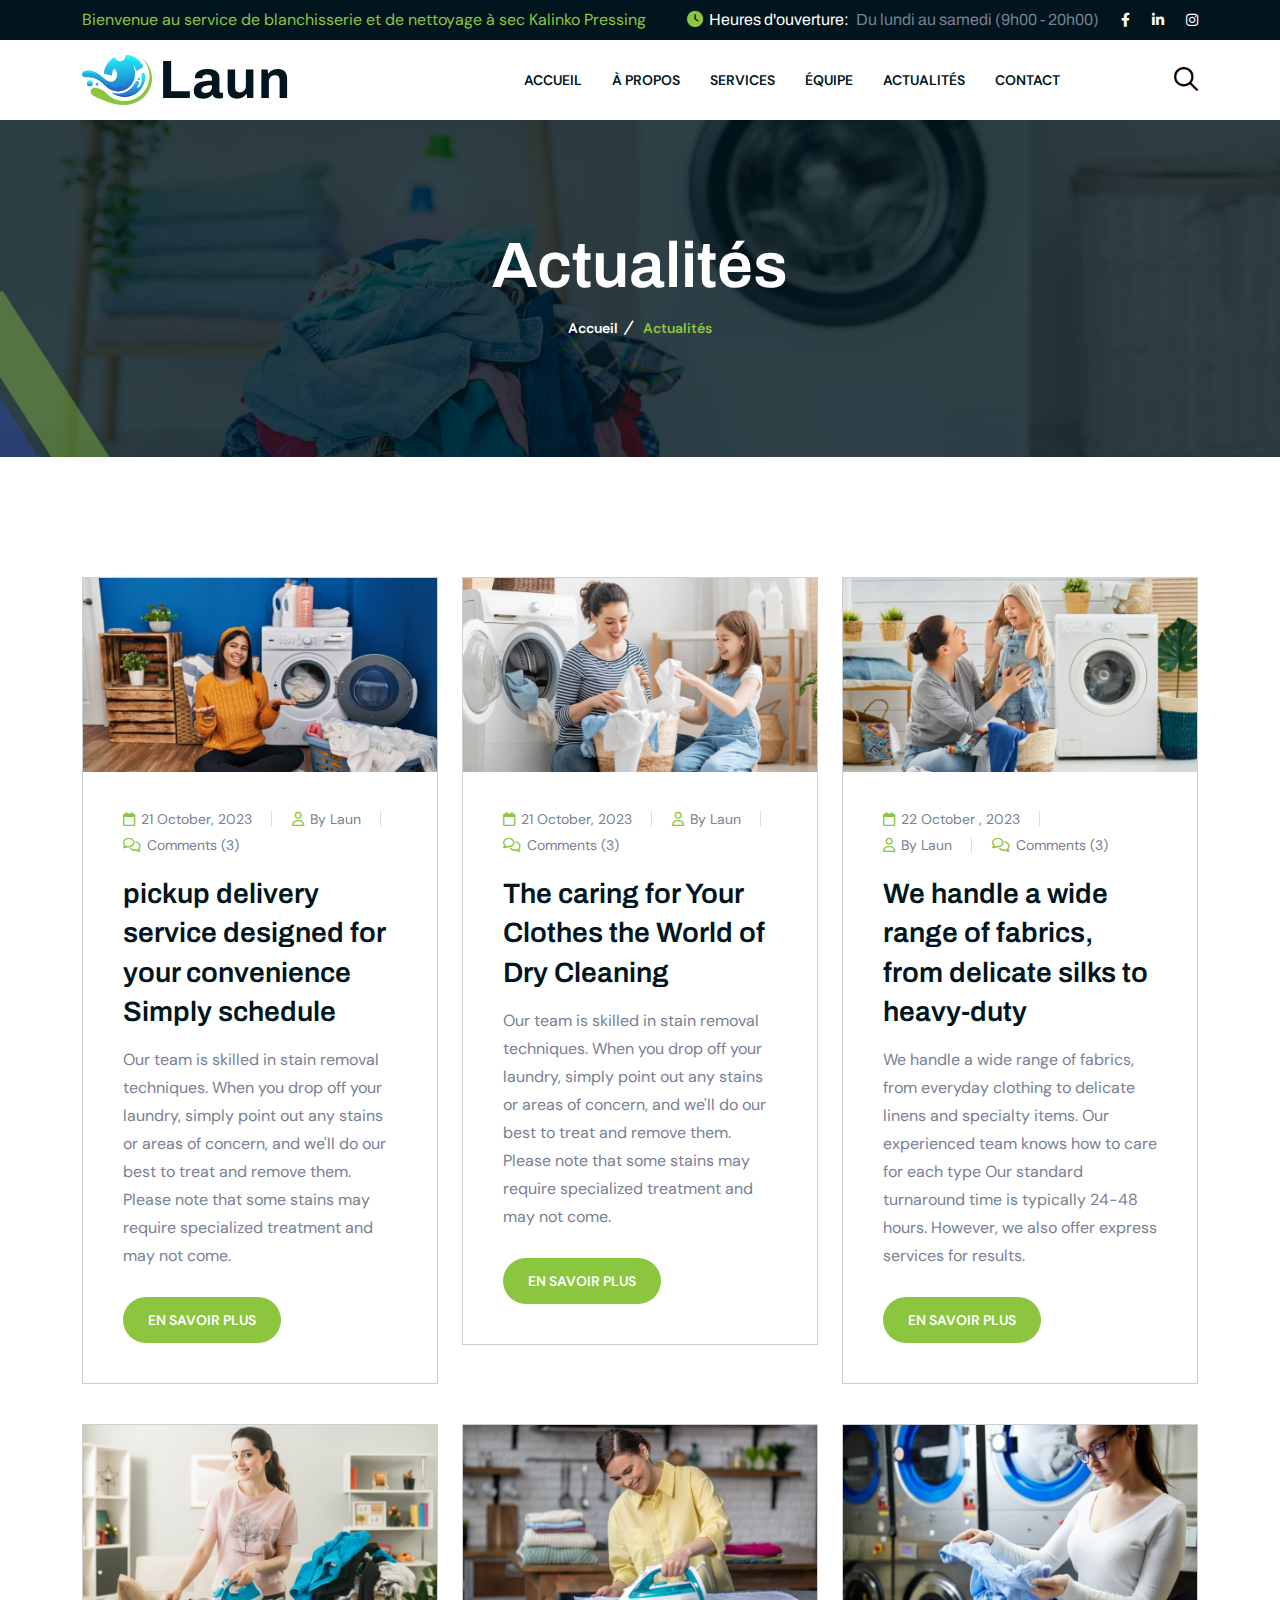
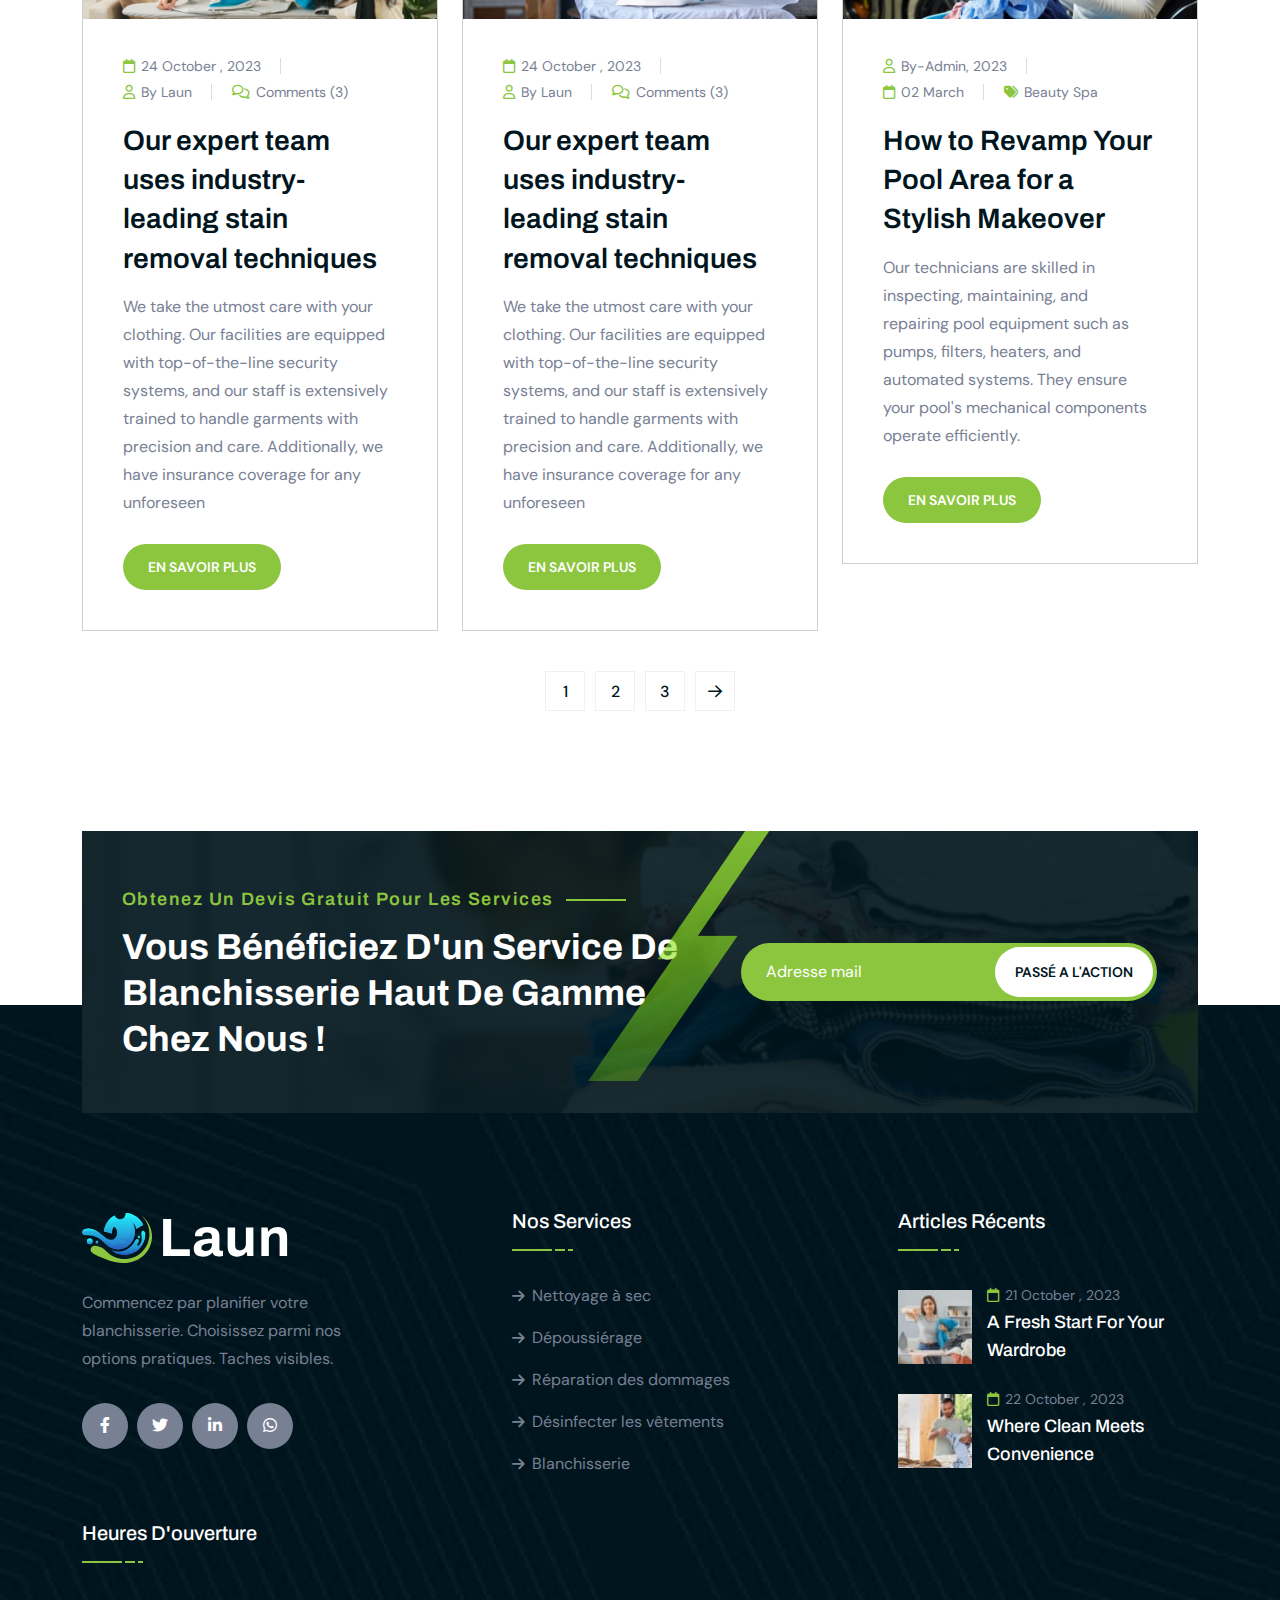
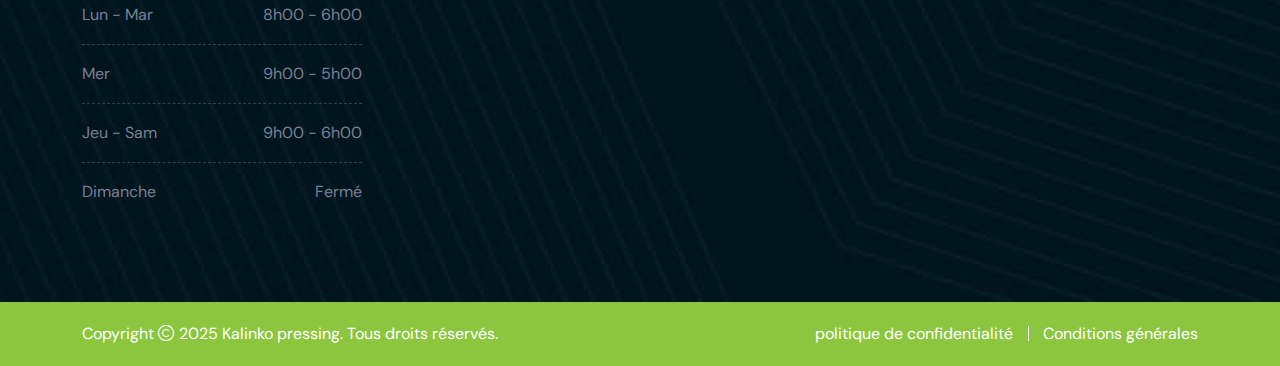
<file: actualite.html>
<!doctype html>
<html class="no-js" lang="zxx">
<!-- Mirrored from html.themeholy.com/laun/demo/blog-grid-3-columns.html by HTTrack Website Copier/3.x [XR&CO'2014], Thu, 20 Mar 2025 13:18:30 GMT -->

<head>
    <meta charset="utf-8">
    <meta http-equiv="x-ua-compatible" content="ie=edge">
    <title>Laun - Laundry Service & Dry Cleaning HTML Template - Blog – Grid (3 Columns)</title>
    <meta name="author" content="Laun">
    <meta name="description" content="Laun - Laundry Service & Dry Cleaning HTML Template">
    <meta name="keywords" content="Laun - Laundry Service & Dry Cleaning HTML Template">
    <meta name="robots" content="INDEX,FOLLOW">
    <meta name="viewport" content="width=device-width,initial-scale=1,shrink-to-fit=no">
    <link rel="apple-touch-icon" sizes="57x57" href="assets/img/favicons/apple-icon-57x57.png">
    <link rel="apple-touch-icon" sizes="60x60" href="assets/img/favicons/apple-icon-60x60.png">
    <link rel="apple-touch-icon" sizes="72x72" href="assets/img/favicons/apple-icon-72x72.png">
    <link rel="apple-touch-icon" sizes="76x76" href="assets/img/favicons/apple-icon-76x76.png">
    <link rel="apple-touch-icon" sizes="114x114" href="assets/img/favicons/apple-icon-114x114.png">
    <link rel="apple-touch-icon" sizes="120x120" href="assets/img/favicons/apple-icon-120x120.png">
    <link rel="apple-touch-icon" sizes="144x144" href="assets/img/favicons/apple-icon-144x144.png">
    <link rel="apple-touch-icon" sizes="152x152" href="assets/img/favicons/apple-icon-152x152.png">
    <link rel="apple-touch-icon" sizes="180x180" href="assets/img/favicons/apple-icon-180x180.png">
    <link rel="icon" type="image/png" sizes="192x192" href="assets/img/favicons/android-icon-192x192.png">
    <link rel="icon" type="image/png" sizes="32x32" href="assets/img/favicons/favicon-32x32.png">
    <link rel="icon" type="image/png" sizes="96x96" href="assets/img/favicons/favicon-96x96.png">
    <link rel="icon" type="image/png" sizes="16x16" href="assets/img/favicons/favicon-16x16.png">
    <link rel="manifest" href="assets/img/favicons/manifest.json">
    <meta name="msapplication-TileColor" content="#ffffff">
    <meta name="msapplication-TileImage" content="assets/img/favicons/ms-icon-144x144.png">
    <meta name="theme-color" content="#ffffff">
    <link rel="preconnect" href="https://fonts.googleapis.com/">
    <link rel="preconnect" href="https://fonts.gstatic.com/" crossorigin>
    <link
        href="https://fonts.googleapis.com/css2?family=Archivo:wght@300;400;500;600;700;800;900&amp;family=DM+Sans:opsz,wght@9..40,300;9..40,400;9..40,500;9..40,600;9..40,700;9..40,800;9..40,900&amp;display=swap"
        rel="stylesheet">
    <link rel="stylesheet" href="assets/css/bootstrap.min.css">
    <link rel="stylesheet" href="assets/css/fontawesome.min.css">
    <link rel="stylesheet" href="assets/css/magnific-popup.min.css">
    <link rel="stylesheet" href="assets/css/swiper-bundle.min.css">
    <link rel="stylesheet" href="assets/css/style.css">
</head>

<body>
    <div class="preloader"><button class="th-btn style2 preloaderCls">Cancel Preloader</button>
        <div class="preloader-inner">
            <div class="loader">
                <div class="rot"></div><img src="assets/img/logo-white.svg" alt="Laun">
            </div>
        </div>
    </div>
    <div class="popup-search-box"><button class="searchClose"><i class="fal fa-times"></i></button>
        <form action="#"><input type="text" placeholder="What are you looking for?"> <button type="submit"><i
                    class="fal fa-search"></i></button></form>
    </div>
    <div class="th-menu-wrapper">
        <div class="th-menu-area text-center"><button class="th-menu-toggle"><i class="fal fa-times"></i></button>
            <div class="mobile-logo">
                <a href="home-laundry-services.html"><img src="assets/img/logo.svg" alt="Laun"></a>
            </div>
            <div class="th-mobile-menu">
                <ul>
                    <li><a href="index.html">Accueil</a></li>
                    <li><a href="apropos.html">À propos </a></li>
                    <li><a href="service.html">Services</a></li>
                    <li><a href="equipe.html">Équipe</a></li>
                    <li><a href="actualite.html">Actualités</a></li>
                    <li><a href="contact.html">Contact</a></li>
                </ul>
            </div>
        </div>
    </div>
    <header class="th-header header-layout2">
        <div class="header-top">
            <div class="container">
                <div class="row justify-content-center justify-content-xl-between align-items-center gy-2">
                    <div class="col-auto d-none d-lg-block">
                        <p class="header-notice text-theme"> Bienvenue au service de blanchisserie et de nettoyage à sec
                            Kalinko Pressing</p>
                    </div>
                    <div class="col-auto">
                        <div class="header-links">
                            <ul>
                                <li class="d-none d-md-inline-block"><i class="fa-solid fa-clock">

                                    </i>Heures d'ouverture:
                                    <span>Du lundi au samedi (9h00 - 20h00)</span>
                                </li>
                                <li>
                                    <div class="social-links">
                                        <span class="social-title">Suivez-nous sur :</span>
                                        <a href="https://www.facebook.com/"><i class="fab fa-facebook-f"></i></a>
                                        <a href="https://www.linkedin.com/"><i class="fab fa-linkedin-in"></i></a>
                                        <a href="https://www.instagram.com/"><i class="fab fa-instagram"></i></a>
                                    </div>
                                </li>
                            </ul>
                        </div>
                    </div>
                </div>
            </div>
        </div>
        <div class="sticky-wrapper">
            <div class="menu-area">
                <div class="container">
                    <div class="row align-items-center justify-content-between">
                        <div class="col-auto">
                            <div class="header-logo">
                                <a href="home-laundry-services.html"><img src="assets/img/logo.svg" alt="Laun"></a>
                            </div>
                        </div>
                        <div class="col-auto ms-xl-auto">
                            <nav class="main-menu d-none d-lg-inline-block">
                                <ul>
                                    <li><a href="index.html">Accueil</a></li>
                                    <li><a href="apropos.html">À propos </a></li>
                                    <li><a href="service.html">Services</a></li>
                                    <li><a href="equipe.html">Équipe</a></li>
                                    <li><a href="actualite.html">Actualités</a></li>
                                    <li><a href="contact.html">Contact</a></li>
                                </ul>
                            </nav>
                        </div>
                        <div class="col-auto">
                            <div class="header-button">
                                <button type="button" class="simple-icon searchBoxToggler">
                                    <i class="far fa-search"></i>
                                </button>
                                <button type="button" class="th-menu-toggle d-block d-lg-none"><i
                                        class="far fa-bars"></i>
                                </button>
                            </div>
                        </div>
                    </div>
                </div>
            </div>
        </div>
    </header>
    <div class="breadcumb-wrapper" data-bg-src="assets/img/bg/breadcumb-bg.jpg">
        <div class="container">
            <div class="breadcumb-content">
                <h1 class="breadcumb-title">Actualités</h1>
                <ul class="breadcumb-menu">
                    <li><a href="index.html">Accueil</a></li>
                    <li>Actualités</li>
                </ul>
            </div>
        </div>
    </div>
    <section class="th-blog-wrapper space-top space-extra-bottom">
        <div class="container th-container">
            <div class="row">
                <div class="col-lg-6 col-xl-4">
                    <div class="th-blog blog-single has-post-thumbnail">
                        <div class="blog-img">
                            <a href="blog-details.html"><img src="assets/img/blog/blog-s-1-1.jpg" alt="Blog Image"></a>
                        </div>
                        <div class="blog-content">
                            <div class="blog-meta"><a href="blog.html"><i class="far fa-calendar"></i>21 October,
                                    2023</a> <a class="author" href="blog.html"><i class="far fa-user"></i>By Laun</a>
                                <a href="blog-details.html"><i class="far fa-comments"></i>Comments (3)</a>
                            </div>
                            <h2 class="blog-title"><a href="blog-details.html">pickup delivery service designed for your
                                    convenience Simply schedule</a></h2>
                            <p class="blog-text">Our team is skilled in stain removal techniques. When you drop off your
                                laundry, simply point out any stains or areas of concern, and we'll do our best to treat
                                and remove them. Please note that some stains may require specialized
                                treatment and may not come.</p>
                            <a href="blog-details.html" class="th-btn btn-sm">
                                En savoir plus
                            </a>
                        </div>
                    </div>
                </div>
                <div class="col-lg-6 col-xl-4">
                    <div class="th-blog blog-single has-post-thumbnail">
                        <div class="blog-img">
                            <a href="blog-details.html"><img src="assets/img/blog/blog-s-1-2.jpg" alt="Blog Image"></a>
                        </div>
                        <div class="blog-content">
                            <div class="blog-meta"><a href="blog.html"><i class="far fa-calendar"></i>21 October,
                                    2023</a> <a class="author" href="blog.html"><i class="far fa-user"></i>By Laun</a>
                                <a href="blog-details.html"><i class="far fa-comments"></i>Comments (3)</a>
                            </div>
                            <h2 class="blog-title"><a href="blog-details.html">The caring for Your Clothes the World of
                                    Dry Cleaning</a></h2>
                            <p class="blog-text">Our team is skilled in stain removal techniques. When you drop off your
                                laundry, simply point out any stains or areas of concern, and we'll do our best to treat
                                and remove them. Please note that some stains may require specialized
                                treatment and may not come.</p>
                            <a href="blog-details.html" class="th-btn btn-sm">En savoir plus</a>
                        </div>
                    </div>
                </div>
                <div class="col-lg-6 col-xl-4">
                    <div class="th-blog blog-single has-post-thumbnail">
                        <div class="blog-img">
                            <a href="blog-details.html"><img src="assets/img/blog/blog-s-1-3.jpg" alt="Blog Image"></a>
                        </div>
                        <div class="blog-content">
                            <div class="blog-meta"><a href="blog.html"><i class="far fa-calendar"></i>22 October ,
                                    2023</a> <a class="author" href="blog.html"><i class="far fa-user"></i>By Laun</a>
                                <a href="blog-details.html"><i class="far fa-comments"></i>Comments (3)</a>
                            </div>
                            <h2 class="blog-title"><a href="blog-details.html">We handle a wide range of fabrics, from
                                    delicate silks to heavy-duty</a></h2>
                            <p class="blog-text">We handle a wide range of fabrics, from everyday clothing to delicate
                                linens and specialty items. Our experienced team knows how to care for each type Our
                                standard turnaround time is typically 24-48 hours. However, we also
                                offer express services for results.</p><a href="blog-details.html"
                                class="th-btn btn-sm">En savoir plus</a>
                        </div>
                    </div>
                </div>
                <div class="col-lg-6 col-xl-4">
                    <div class="th-blog blog-single has-post-thumbnail">
                        <div class="blog-img">
                            <a href="blog-details.html"><img src="assets/img/blog/blog-s-1-4.jpg" alt="Blog Image"></a>
                        </div>
                        <div class="blog-content">
                            <div class="blog-meta"><a href="blog.html"><i class="far fa-calendar"></i>24 October ,
                                    2023</a> <a class="author" href="blog.html"><i class="far fa-user"></i>By Laun</a>
                                <a href="blog-details.html"><i class="far fa-comments"></i>Comments (3)</a>
                            </div>
                            <h2 class="blog-title"><a href="blog-details.html">Our expert team uses industry-leading
                                    stain removal techniques</a></h2>
                            <p class="blog-text">We take the utmost care with your clothing. Our facilities are equipped
                                with top-of-the-line security systems, and our staff is extensively trained to handle
                                garments with precision and care. Additionally, we have insurance
                                coverage for any unforeseen
                            </p><a href="blog-details.html" class="th-btn btn-sm">En savoir plus</a>
                        </div>
                    </div>
                </div>
                <div class="col-lg-6 col-xl-4">
                    <div class="th-blog blog-single has-post-thumbnail">
                        <div class="blog-img">
                            <a href="blog-details.html"><img src="assets/img/blog/blog-s-1-5.jpg" alt="Blog Image"></a>
                        </div>
                        <div class="blog-content">
                            <div class="blog-meta"><a href="blog.html"><i class="far fa-calendar"></i>24 October ,
                                    2023</a> <a class="author" href="blog.html"><i class="far fa-user"></i>By Laun</a>
                                <a href="blog-details.html"><i class="far fa-comments"></i>Comments (3)</a>
                            </div>
                            <h2 class="blog-title"><a href="blog-details.html">Our expert team uses industry-leading
                                    stain removal techniques</a></h2>
                            <p class="blog-text">We take the utmost care with your clothing. Our facilities are equipped
                                with top-of-the-line security systems, and our staff is extensively trained to handle
                                garments with precision and care. Additionally, we have insurance
                                coverage for any unforeseen
                            </p><a href="blog-details.html" class="th-btn btn-sm">En savoir plus</a>
                        </div>
                    </div>
                </div>
                <div class="col-lg-6 col-xl-4">
                    <div class="th-blog blog-single has-post-thumbnail">
                        <div class="blog-img">
                            <a href="blog-details.html"><img src="assets/img/blog/blog-s-1-6.jpg" alt="Blog Image"></a>
                        </div>
                        <div class="blog-content">
                            <div class="blog-meta"><a href="blog.html"><i class="fa-regular fa-user"></i>By-Admin,
                                    2023</a> <a href="blog.html"><i class="fa-regular fa-calendar"></i>02 March</a> <a
                                    href="blog-details.html"><i class="fa-solid fa-tags"></i>Beauty Spa</a></div>
                            <h2 class="blog-title"><a href="blog-details.html">How to Revamp Your Pool Area for a
                                    Stylish Makeover</a></h2>
                            <p class="blog-text">Our technicians are skilled in inspecting, maintaining, and repairing
                                pool equipment such as pumps, filters, heaters, and automated systems. They ensure your
                                pool's mechanical components operate efficiently.</p>
                            <a href="blog-details.html" class="th-btn btn-sm">En savoir plus</a>
                        </div>
                    </div>
                </div>
                <div class="th-pagination text-center">
                    <ul>
                        <li><a href="blog.html">1</a></li>
                        <li><a href="blog.html">2</a></li>
                        <li><a href="blog.html">3</a></li>
                        <li><a href="blog.html"><i class="far fa-arrow-right"></i></a></li>
                    </ul>
                </div>
            </div>
        </div>
    </section>
    <div class="">
        <div class="container z-index-common">
            <div class="cta-wrap" data-overlay="title" data-opacity="9" data-bg-src="assets/img/bg/cta_bg_2.jpg">
                <div class="row align-items-center">
                    <div class="col-xl-7 col-lg-6 mb-5 mb-lg-0">
                        <div class="title-area mb-0 text-center text-lg-start">
                            <span class="sub-title style1">
                                Obtenez un devis gratuit pour les services
                            </span>
                            <h3 class="sec-title text-white">Vous bénéficiez d'un service de blanchisserie haut de gamme
                                chez nous !</h3>
                        </div>
                    </div>
                    <div class="col-xl-5 col-lg-6">
                        <form class="cta-form">
                            <div class="form-group"><input class="form-control" type="email" placeholder="Adresse mail"
                                    required=""> <button type="submit" class="th-btn style4">Passé a l'action</button>
                            </div>
                        </form>
                    </div>
                </div>
                <div class="cta-shape"><img src="assets/img/shape/line.png" alt=""></div>
            </div>
        </div>
    </div>
    <footer class="footer-wrapper footer-layout2" data-bg-src="assets/img/bg/footer_bg_2.jpg">
        <div class="widget-area">
            <div class="container">
                <div class="row justify-content-between">
                    <div class="col-md-6 col-xl-3">
                        <div class="widget footer-widget">
                            <div class="th-widget-about">
                                <div class="about-logo">
                                    <a href="home-laundry-services.html"><img src="assets/img/logo-white.svg"
                                            alt="Laun"></a>
                                </div>
                                <p class="about-text">
                                    Commencez par planifier votre blanchisserie. Choisissez parmi nos options pratiques.
                                    Taches visibles.
                                </p>
                                <div class="th-social"><a href="https://www.facebook.com/"><i
                                            class="fab fa-facebook-f"></i></a> <a href="https://www.twitter.com/"><i
                                            class="fab fa-twitter"></i></a> <a href="https://www.linkedin.com/"><i
                                            class="fab fa-linkedin-in"></i></a> <a href="https://www.whatsapp.com/"><i
                                            class="fab fa-whatsapp"></i></a></div>
                            </div>
                        </div>
                    </div>
                    <div class="col-md-6 col-xl-auto">
                        <div class="widget widget_nav_menu footer-widget">
                            <h3 class="widget_title">Nos Services</h3>
                            <div class="menu-all-pages-container">
                                <ul class="menu">
                                    <li><a href="service.html">Nettoyage à sec</a></li>
                                    <li><a href="service.html">Dépoussiérage</a></li>
                                    <li><a href="service.html">Réparation des dommages</a></li>
                                    <li><a href="service.html">Désinfecter les vêtements</a></li>
                                    <li><a href="service.html">Blanchisserie</a></li>
                                </ul>
                            </div>
                        </div>
                    </div>
                    <div class="col-md-6 col-xl-auto">
                        <div class="widget footer-widget">
                            <h3 class="widget_title">Articles récents</h3>
                            <div class="recent-post-wrap">
                                <div class="recent-post">
                                    <div class="media-img">
                                        <a href="blog-details.html"><img src="assets/img/blog/recent-post-1-1.jpg"
                                                alt="Blog Image"></a>
                                    </div>
                                    <div class="media-body">
                                        <div class="recent-post-meta"><a href="blog.html"><i
                                                    class="far fa-calendar"></i>21 October , 2023</a></div>
                                        <h4 class="post-title"><a class="text-inherit" href="blog-details.html">A Fresh
                                                Start for Your Wardrobe</a></h4>
                                    </div>
                                </div>
                                <div class="recent-post">
                                    <div class="media-img">
                                        <a href="blog-details.html"><img src="assets/img/blog/recent-post-1-2.jpg"
                                                alt="Blog Image"></a>
                                    </div>
                                    <div class="media-body">
                                        <div class="recent-post-meta"><a href="blog.html"><i
                                                    class="far fa-calendar"></i>22 October , 2023</a></div>
                                        <h4 class="post-title"><a class="text-inherit" href="blog-details.html">Where
                                                Clean Meets Convenience</a></h4>
                                    </div>
                                </div>
                            </div>
                        </div>
                    </div>
                    <div class="col-md-6 col-xl-auto">
                        <div class="widget footer-widget">
                            <h3 class="widget_title">Heures d'ouverture</h3>
                            <div class="th-widget-schedule">
                                <p class="schedule-info"><span>Lun - Mar</span><span>8h00 - 6h00 </span></p>
                                <p class="schedule-info"><span>Mer</span><span>9h00 - 5h00 </span></p>
                                <p class="schedule-info"><span>Jeu - Sam</span><span>9h00 - 6h00 </span></p>
                                <p class="schedule-info"><span>Dimanche</span><span>Fermé</span></p>
                            </div>
                        </div>
                    </div>
                </div>
            </div>
        </div>
        <div class="copyright-wrap">
            <div class="container">
                <div class="row gy-2 align-items-center">
                    <div class="col-lg-6">
                        <p class="copyright-text">Copyright <i class="fal fa-copyright"></i> 2025 <a
                                href="home-laundry-services.html">Kalinko pressing</a>. Tous droits réservés.</p>
                    </div>
                    <div class="col-lg-6 text-center text-md-end">
                        <div class="footer-links">
                            <ul>
                                <li><a href="contact.html">politique de confidentialité</a></li>
                                <li><a href="contact.html">Conditions générales</a></li>
                            </ul>
                        </div>
                    </div>
                </div>
            </div>
        </div>
    </footer>
    <div class="scroll-top"><svg class="progress-circle svg-content" width="100%" height="100%" viewBox="-1 -1 102 102">
            <path d="M50,1 a49,49 0 0,1 0,98 a49,49 0 0,1 0,-98"
                style="transition: stroke-dashoffset 10ms linear 0s; stroke-dasharray: 307.919, 307.919; stroke-dashoffset: 307.919;">
            </path>
        </svg></div>
    <script src="assets/js/vendor/jquery-3.6.0.min.js"></script>
    <script src="assets/js/swiper-bundle.min.js"></script>
    <script src="assets/js/bootstrap.min.js"></script>
    <script src="assets/js/jquery.magnific-popup.min.js"></script>
    <script src="assets/js/jquery.counterup.min.js"></script>
    <script src="assets/js/jquery-ui.min.js"></script>
    <script src="assets/js/imagesloaded.pkgd.min.js"></script>
    <script src="assets/js/isotope.pkgd.min.js"></script>
    <script src="assets/js/nice-select.min.js"></script>
    <script src="assets/js/main.js"></script>
</body>
<!-- Mirrored from html.themeholy.com/laun/demo/blog-grid-3-columns.html by HTTrack Website Copier/3.x [XR&CO'2014], Thu, 20 Mar 2025 13:18:30 GMT -->

</html>
</file>
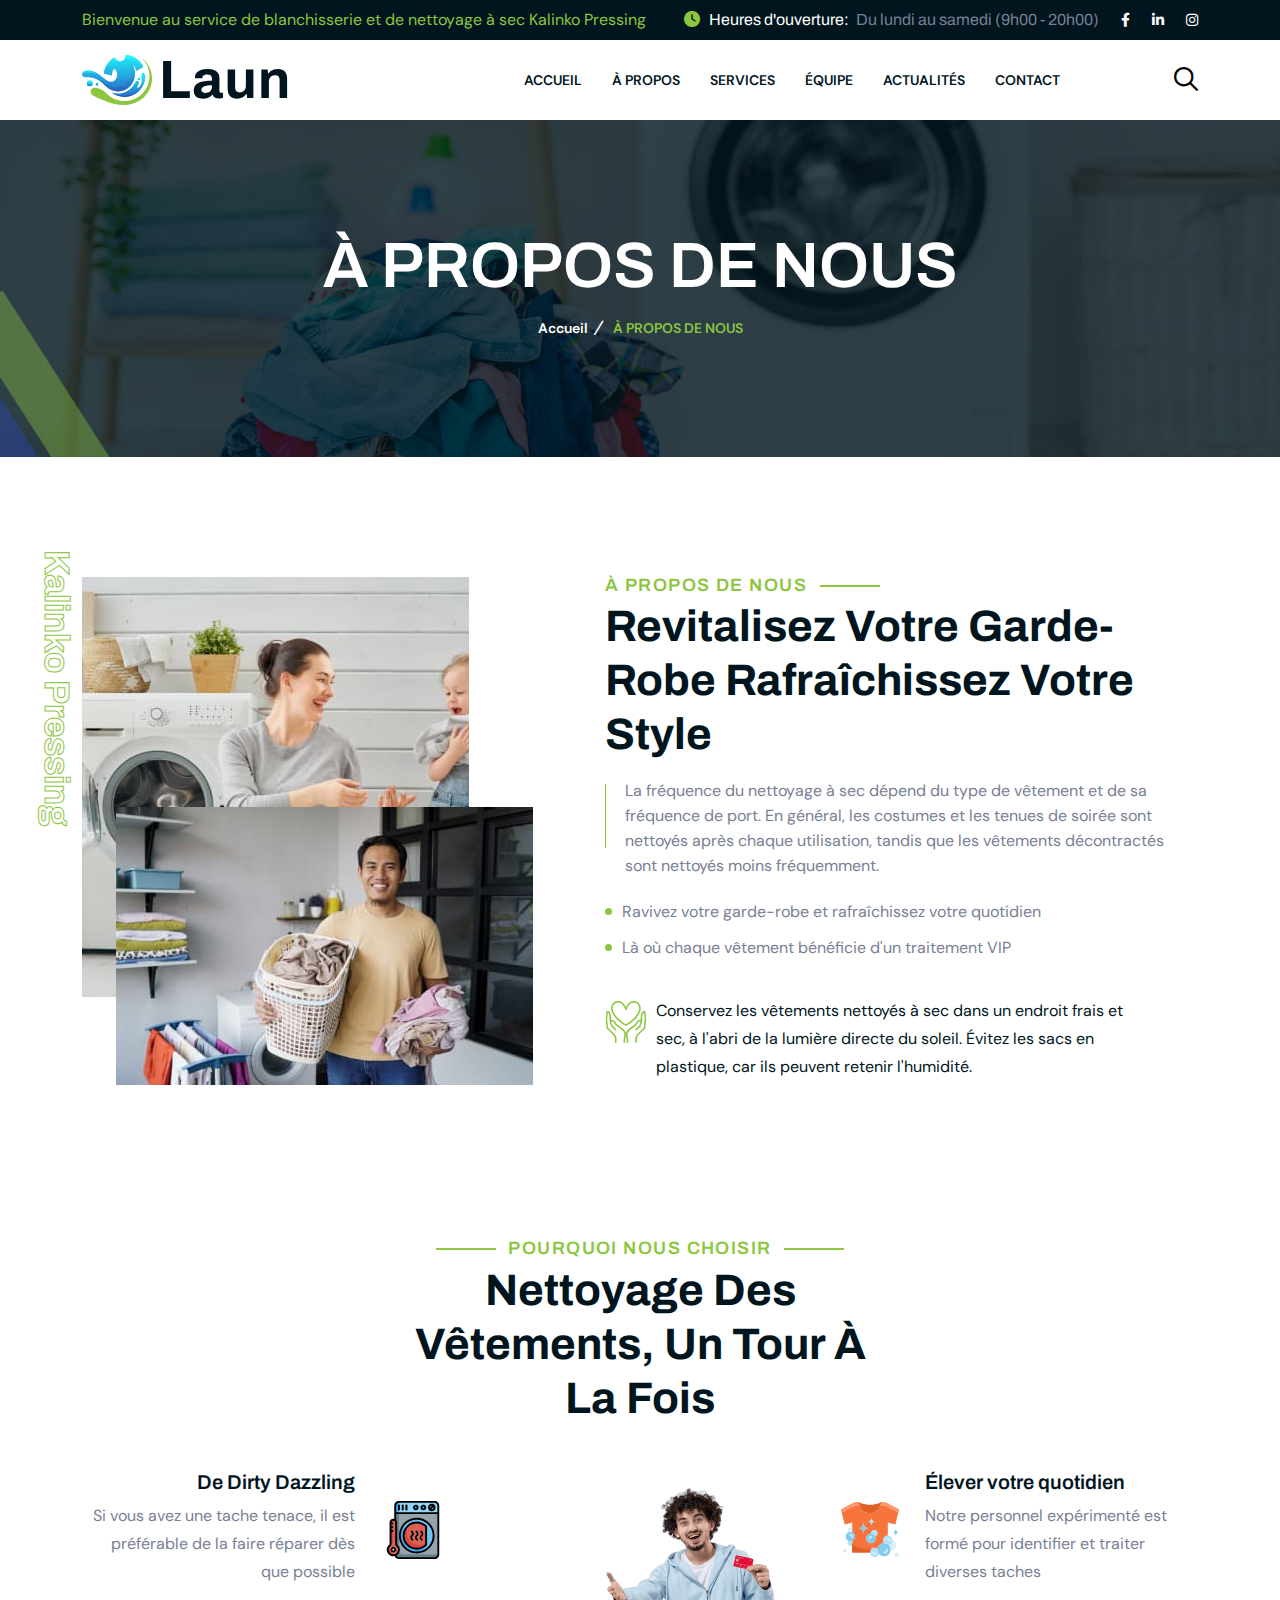
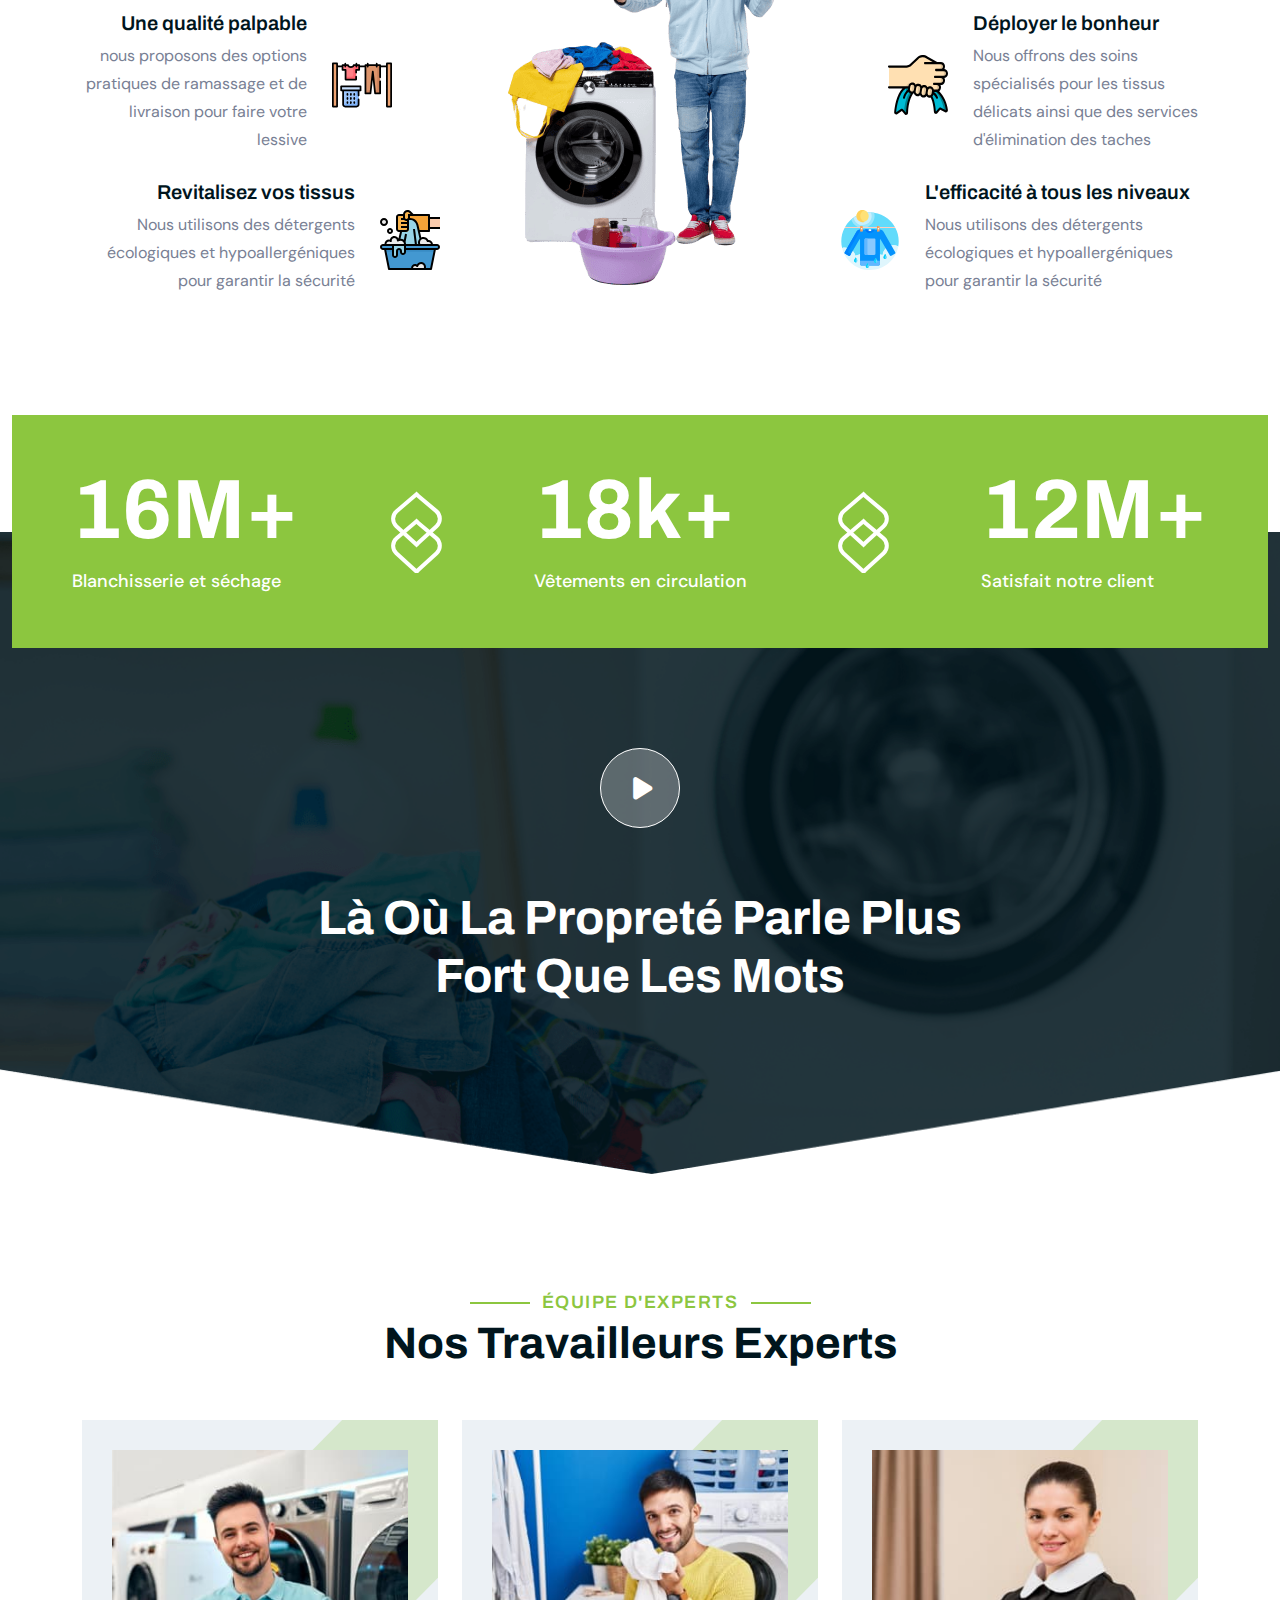
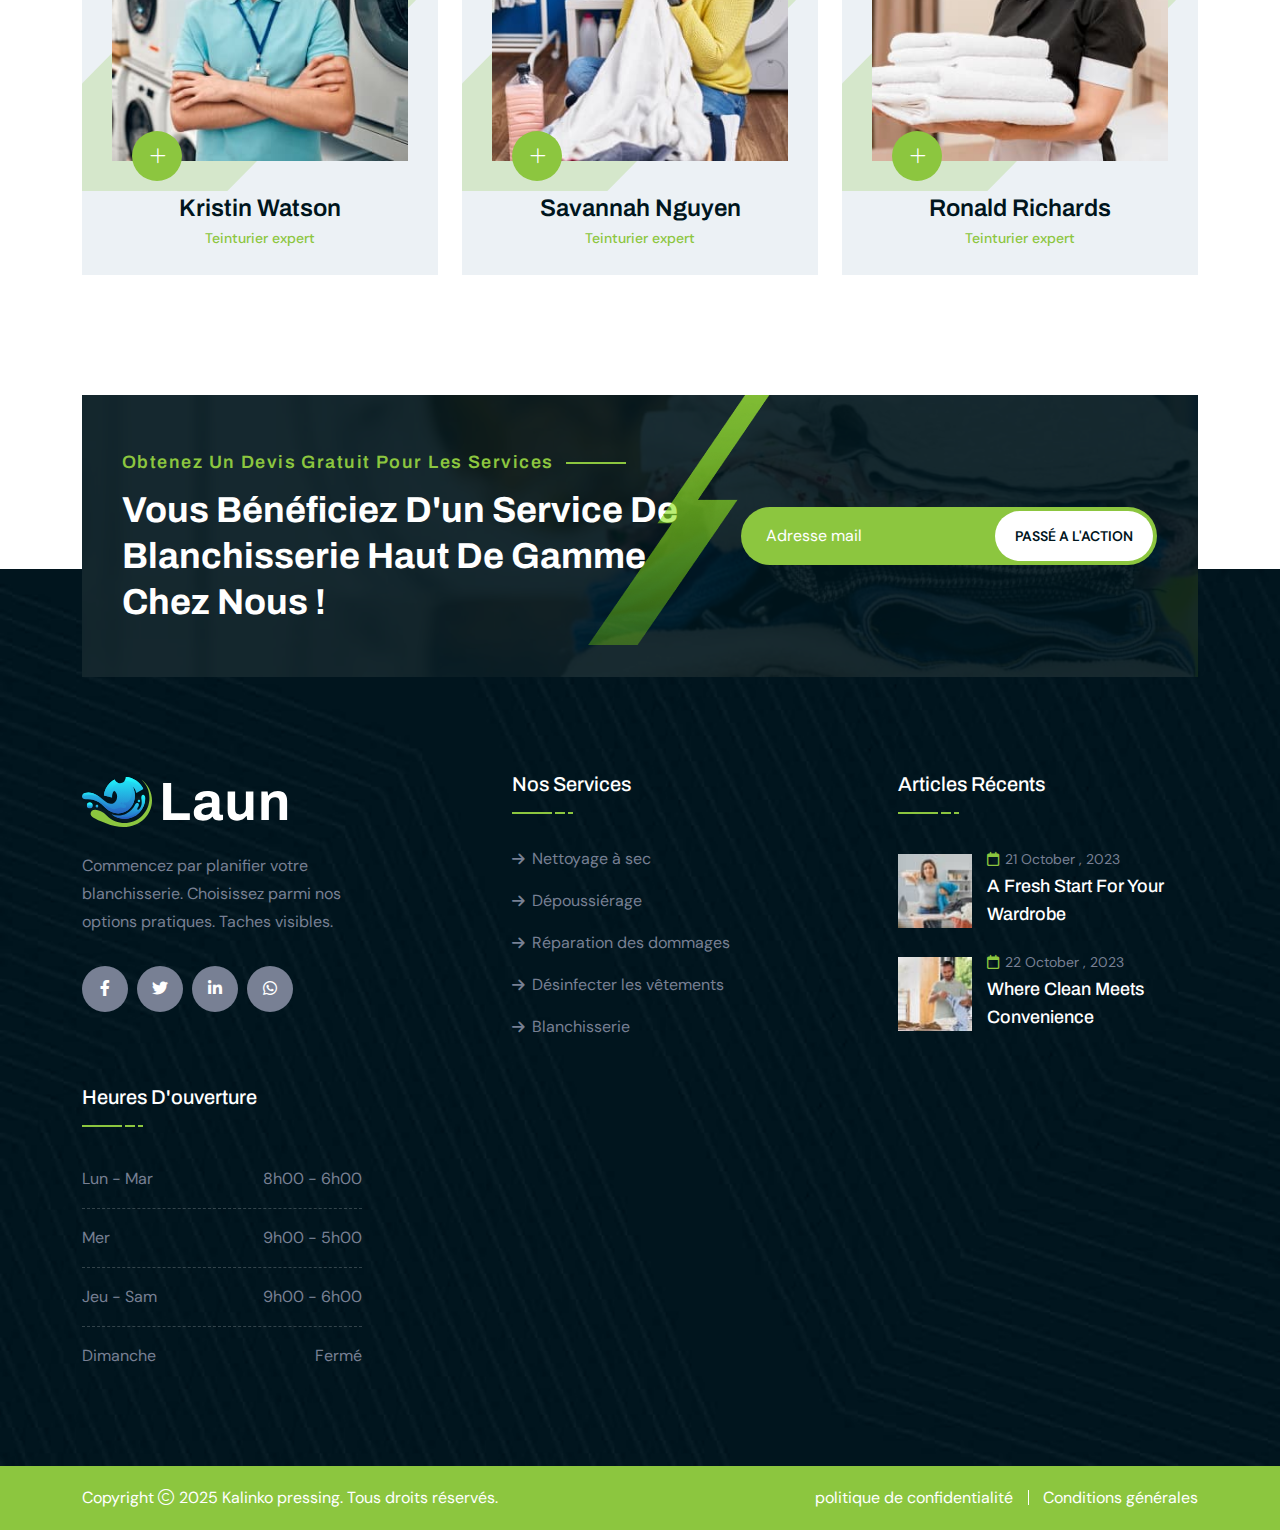
<file: apropos.html>
<!doctype html>
<html class="no-js" lang="zxx">
<!-- Mirrored from html.themeholy.com/laun/demo/about.html by HTTrack Website Copier/3.x [XR&CO'2014], Thu, 20 Mar 2025 13:18:11 GMT -->

<head>
    <meta charset="utf-8">
    <meta http-equiv="x-ua-compatible" content="ie=edge">
    <title>Laun - Laundry Service & Dry Cleaning HTML Template - About Us</title>
    <meta name="author" content="Laun">
    <meta name="description" content="Laun - Laundry Service & Dry Cleaning HTML Template">
    <meta name="keywords" content="Laun - Laundry Service & Dry Cleaning HTML Template">
    <meta name="robots" content="INDEX,FOLLOW">
    <meta name="viewport" content="width=device-width,initial-scale=1,shrink-to-fit=no">
    <link rel="apple-touch-icon" sizes="57x57" href="assets/img/favicons/apple-icon-57x57.png">
    <link rel="apple-touch-icon" sizes="60x60" href="assets/img/favicons/apple-icon-60x60.png">
    <link rel="apple-touch-icon" sizes="72x72" href="assets/img/favicons/apple-icon-72x72.png">
    <link rel="apple-touch-icon" sizes="76x76" href="assets/img/favicons/apple-icon-76x76.png">
    <link rel="apple-touch-icon" sizes="114x114" href="assets/img/favicons/apple-icon-114x114.png">
    <link rel="apple-touch-icon" sizes="120x120" href="assets/img/favicons/apple-icon-120x120.png">
    <link rel="apple-touch-icon" sizes="144x144" href="assets/img/favicons/apple-icon-144x144.png">
    <link rel="apple-touch-icon" sizes="152x152" href="assets/img/favicons/apple-icon-152x152.png">
    <link rel="apple-touch-icon" sizes="180x180" href="assets/img/favicons/apple-icon-180x180.png">
    <link rel="icon" type="image/png" sizes="192x192" href="assets/img/favicons/android-icon-192x192.png">
    <link rel="icon" type="image/png" sizes="32x32" href="assets/img/favicons/favicon-32x32.png">
    <link rel="icon" type="image/png" sizes="96x96" href="assets/img/favicons/favicon-96x96.png">
    <link rel="icon" type="image/png" sizes="16x16" href="assets/img/favicons/favicon-16x16.png">
    <link rel="manifest" href="assets/img/favicons/manifest.json">
    <meta name="msapplication-TileColor" content="#ffffff">
    <meta name="msapplication-TileImage" content="assets/img/favicons/ms-icon-144x144.png">
    <meta name="theme-color" content="#ffffff">
    <link rel="preconnect" href="https://fonts.googleapis.com/">
    <link rel="preconnect" href="https://fonts.gstatic.com/" crossorigin>
    <link
        href="https://fonts.googleapis.com/css2?family=Archivo:wght@300;400;500;600;700;800;900&amp;family=DM+Sans:opsz,wght@9..40,300;9..40,400;9..40,500;9..40,600;9..40,700;9..40,800;9..40,900&amp;display=swap"
        rel="stylesheet">
    <link rel="stylesheet" href="assets/css/bootstrap.min.css">
    <link rel="stylesheet" href="assets/css/fontawesome.min.css">
    <link rel="stylesheet" href="assets/css/magnific-popup.min.css">
    <link rel="stylesheet" href="assets/css/swiper-bundle.min.css">
    <link rel="stylesheet" href="assets/css/style.css">
</head>

<body>
    <div class="preloader"><button class="th-btn style2 preloaderCls">Cancel Preloader</button>
        <div class="preloader-inner">
            <div class="loader">
                <div class="rot"></div><img src="assets/img/logo-white.svg" alt="Laun">
            </div>
        </div>
    </div>

    <div class="popup-search-box"><button class="searchClose"><i class="fal fa-times"></i></button>
        <form action="#"><input type="text" placeholder="What are you looking for?"> <button type="submit"><i
                    class="fal fa-search"></i></button></form>
    </div>
    <div class="th-menu-wrapper">
        <div class="th-menu-area text-center"><button class="th-menu-toggle"><i class="fal fa-times"></i></button>
            <div class="mobile-logo"><a href="home-laundry-services.html"><img src="assets/img/logo.svg" alt="Laun"></a>
            </div>
            <div class="th-mobile-menu">
                <ul>
                    <li><a href="index.html">Accueil</a></li>
                    <li><a href="apropos.html">À propos </a></li>
                    <li><a href="service.html">Services</a></li>
                    <li><a href="equipe.html">Équipe</a></li>
                    <li><a href="actualite.html">Actualités</a></li>
                    <li><a href="contact.html">Contact</a></li>
                </ul>
            </div>
        </div>
    </div>
    <header class="th-header header-layout2">
        <div class="header-top">
            <div class="container">
                <div class="row justify-content-center justify-content-xl-between align-items-center gy-2">
                    <div class="col-auto d-none d-lg-block">
                        <p class="header-notice text-theme"> Bienvenue au service de blanchisserie et de nettoyage à sec
                            Kalinko Pressing</p>
                    </div>
                    <div class="col-auto">
                        <div class="header-links">
                            <ul>
                                <li class="d-none d-md-inline-block">
                                    <i class="fa-solid fa-clock"></i>
                                    Heures d'ouverture:
                                    <span>Du lundi au samedi (9h00 - 20h00)</span>
                                </li>
                                <li>
                                    <div class="social-links">
                                        <span class="social-title">Suivez-nous sur :</span>
                                        <a href="https://www.facebook.com/"><i class="fab fa-facebook-f"></i></a>
                                        <a href="https://www.linkedin.com/"><i class="fab fa-linkedin-in"></i></a>
                                        <a href="https://www.instagram.com/"><i class="fab fa-instagram"></i></a>
                                    </div>
                                </li>
                            </ul>
                        </div>
                    </div>
                </div>
            </div>
        </div>
        <div class="sticky-wrapper">
            <div class="menu-area">
                <div class="container">
                    <div class="row align-items-center justify-content-between">
                        <div class="col-auto">
                            <div class="header-logo"><a href="home-laundry-services.html"><img src="assets/img/logo.svg"
                                        alt="Laun"></a></div>
                        </div>
                        <div class="col-auto ms-xl-auto">
                            <nav class="main-menu d-none d-lg-inline-block">
                                <ul>
                                    <li><a href="index.html">Accueil</a></li>
                                    <li><a href="apropos.html">À propos </a></li>
                                    <li><a href="service.html">Services</a></li>
                                    <li><a href="equipe.html">Équipe</a></li>
                                    <li><a href="actualite.html">Actualités</a></li>
                                    <li><a href="contact.html">Contact</a></li>
                                </ul>
                            </nav>
                        </div>
                        <div class="col-auto">
                            <div class="header-button">
                                <button type="button" class="simple-icon searchBoxToggler">
                                    <i class="far fa-search"></i>
                                </button>
                                <button type="button" class="th-menu-toggle d-block d-lg-none"><i
                                        class="far fa-bars"></i>
                                </button>
                            </div>
                        </div>
                    </div>
                </div>
            </div>
        </div>
    </header>
    <div class="breadcumb-wrapper" data-bg-src="assets/img/bg/breadcumb-bg.jpg">
        <div class="container">
            <div class="breadcumb-content">
                <h1 class="breadcumb-title">À PROPOS DE NOUS</h1>
                <ul class="breadcumb-menu">
                    <li><a href="home-laundry-services.html">Accueil</a></li>
                    <li>À PROPOS DE NOUS</li>
                </ul>
            </div>
        </div>
    </div>
    <div class="overflow-hidden overflow-hidden space" id="about-sec">
        <div class="container">
            <div class="row">
                <div class="col-xl-5 mb-40 mb-xl-0">
                    <div class="img-box2">
                        <div class="img1"><img src="assets/img/normal/about_2_1.jpg" alt="About"></div>
                        <div class="img2"><img src="assets/img/normal/about_2_2.jpg" alt="Image"></div>
                        <div class="about-shape-1"></div>
                        <div class="about-shape-2"></div>
                        <div class="about-big">
                            <h3 class="about-big_text">Kalinko Pressing</h3>
                        </div>
                    </div>
                </div>
                <div class="col-xl-7">
                    <div class="ps-xl-5 wow fadeInRight">
                        <div class="title-area mb-25"><span class="sub-title style1">À PROPOS DE NOUS</span>
                            <h2 class="sec-title mb-20">Revitalisez votre garde-robe Rafraîchissez votre style</h2>
                            <blockquote class="about-blockquote">
                                <p>
                                    La fréquence du nettoyage à sec dépend du type de vêtement et de sa fréquence de
                                    port. En général, les costumes et les tenues de soirée sont nettoyés après chaque
                                    utilisation, tandis que les vêtements décontractés sont nettoyés moins fréquemment.
                                </p>
                            </blockquote>
                        </div>
                        <div class="checklist">
                            <ul>
                                <li>Ravivez votre garde-robe et rafraîchissez votre quotidien</li>
                                <li>Là où chaque vêtement bénéficie d'un traitement VIP</li>
                            </ul>
                        </div>
                        <div class="about-text"><img src="assets/img/icon/about-icon.svg" alt="">
                            <p>
                                Conservez les vêtements nettoyés à sec dans un endroit frais et sec, à l'abri de la
                                lumière directe du soleil. Évitez les sacs en plastique, car ils peuvent retenir
                                l'humidité.
                            </p>
                        </div>
                        <!-- <a href="a.html" class="th-btn">More About Us</a> -->
                    </div>
                </div>
            </div>
        </div>
    </div>
    <section class="overflow-hidden space-bottom">
        <div class="container">
            <div class="row">
                <div class="col-lg-6 offset-lg-3">
                    <div class="title-area text-center pe-xl-4 ps-xl-4">
                        <span class="sub-title">POURQUOI NOUS CHOISIR</span>
                        <h2 class="sec-title">Nettoyage des vêtements, un tour à la fois</h2>
                    </div>
                </div>
            </div>
            <div class="row gy-4 justify-content-between align-items-center">
                <div class="col-md-6 col-xl-auto">
                    <div class="service-block style1 wow fadeInLeft">
                        <div class="service-block_img"><img src="assets/img/icon/service_1_1.svg" alt="Service"></div>
                        <div class="service-block_wrapper">
                            <h3 class="box-title"><a href="detail-service.html">De Dirty Dazzling</a></h3>
                            <p class="mb-0">
                                Si vous avez une tache tenace, il est préférable de la faire réparer dès que possible
                            </p>
                        </div>
                    </div>
                    <div class="service-block style1 wow fadeInLeft">
                        <div class="service-block_img"><img src="assets/img/icon/service_1_2.svg" alt="Service"></div>
                        <div class="service-block_wrapper">
                            <h3 class="box-title"><a href="detail-service.html">Une qualité palpable</a></h3>
                            <p class="mb-0">nous proposons des options pratiques de ramassage et de livraison pour faire
                                votre lessive</p>
                        </div>
                    </div>
                    <div class="service-block style1 wow fadeInLeft">
                        <div class="service-block_img"><img src="assets/img/icon/service_1_3.svg" alt="Service"></div>
                        <div class="service-block_wrapper">
                            <h3 class="box-title"><a href="detail-service.html">Revitalisez vos tissus</a></h3>
                            <p class="mb-0">Nous utilisons des détergents écologiques et hypoallergéniques pour garantir
                                la sécurité</p>
                        </div>
                    </div>
                </div>
                <div class="col col-xl-auto text-center d-none d-xl-block">
                    <div class="service-image wow fadeInUp"><img src="assets/img/normal/choose-img.png" alt=""></div>
                </div>
                <div class="col-md-6 col-xl-auto">
                    <div class="service-block wow fadeInLeft">
                        <div class="service-block_img"><img src="assets/img/icon/service_1_4.svg" alt="Service"></div>
                        <div class="service-block_wrapper">
                            <h3 class="box-title"><a href="detail-service.html">Élever votre quotidien</a></h3>
                            <p class="mb-0">
                                Notre personnel expérimenté est formé pour identifier et traiter diverses taches
                            </p>
                        </div>
                    </div>
                    <div class="service-block wow fadeInLeft">
                        <div class="service-block_img"><img src="assets/img/icon/service_1_5.svg" alt="Service"></div>
                        <div class="service-block_wrapper">
                            <h3 class="box-title"><a href="detail-service.html">Déployer le bonheur</a></h3>
                            <p class="mb-0">
                                Nous offrons des soins spécialisés pour les tissus délicats ainsi que des services
                                d'élimination des taches
                            </p>
                        </div>
                    </div>
                    <div class="service-block wow fadeInLeft">
                        <div class="service-block_img"><img src="assets/img/icon/service_1_6.svg" alt="Service"></div>
                        <div class="service-block_wrapper">
                            <h3 class="box-title"><a href="detail-service.html">L'efficacité à tous les niveaux</a>
                            </h3>
                            <p class="mb-0">
                                Nous utilisons des détergents écologiques et hypoallergéniques pour garantir la sécurité
                            </p>
                        </div>
                    </div>
                </div>
            </div>
        </div>
    </section>
    <div class="counter-sec11" data-pos-for=".appointment-area" data-sec-pos="bottom-half">
        <div class="container th-container">
            <div class="counter-card-wrap style2 bg-theme">
                <div class="counter-card style2">
                    <div class="media-body">
                        <h2 class="box-number"><span class="counter-number">16</span>M+</h2>
                        <p class="box-text">Blanchisserie et séchage</p>
                    </div>
                </div>
                <div class="divider"></div>
                <div class="counter-card style2">
                    <div class="media-body">
                        <h2 class="box-number"><span class="counter-number">18</span>k+</h2>
                        <p class="box-text">Vêtements en circulation</p>
                    </div>
                </div>
                <div class="divider"></div>
                <div class="counter-card style2">
                    <div class="media-body">
                        <h2 class="box-number"><span class="counter-number">12</span>M+</h2>
                        <p class="box-text">Satisfait notre client</p>
                    </div>
                </div>
                <div class="divider"></div>
            </div>
        </div>
    </div>
    <div class="video-area position-relative overflow-hidden space" data-bg-src="assets/img/normal/video_2.png">
        <div class="container">
            <div class="video-box3 text-center pt-5 pb-5 mt-5"><a href="https://www.youtube.com/watch?v=_sI_Ps7JSEk"
                    class="play-btn popup-video"><i class="fa-sharp fa-solid fa-play"></i></a>
                <div class="video-content">
                    <h2 class="sec-title text-white mb-0">Là où la propreté parle plus fort que les mots</h2>
                </div>
                <div class="animation-bubble">
                    <div class="bubble-1"></div>
                    <div class="bubble-2"></div>
                    <div class="bubble-3"></div>
                    <div class="bubble-4"></div>
                    <div class="bubble-5"></div>
                    <div class="bubble-6"></div>
                    <div class="bubble-7"></div>
                    <div class="bubble-8"></div>
                    <div class="bubble-9"></div>
                    <div class="bubble-10"></div>
                </div>
            </div>
        </div>
    </div>
    <section class="team-area2 space">
        <div class="container z-index-common">
            <div class="title-area text-center"><span class="sub-title">ÉQUIPE D'EXPERTS</span>
                <h2 class="sec-title">Nos travailleurs experts</h2>
            </div>
            <div class="slider-area">
                <div class="swiper th-slider has-shadow" id="teamSlider3"
                    data-slider-options='{"breakpoints":{"0":{"slidesPerView":1},"576":{"slidesPerView":"1"},"768":{"slidesPerView":"2"},"992":{"slidesPerView":"2"},"1200":{"slidesPerView":"3"}}}'>
                    <div class="swiper-wrapper">
                        <div class="swiper-slide">
                            <div class="th-team team-grid">
                                <div class="team-grid_wrapper">
                                    <div class="team-img"><img src="assets/img/team/team_3_1.jpg" alt="Team"></div>
                                    <div class="plus-btn"><i class="fa-light fa-plus"></i></div>
                                </div>
                                <div class="team-content">
                                    <div class="media-body">
                                        <h3 class="box-title"><a href="detail-equipe.html">Kristin Watson</a></h3><span
                                            class="team-desig">Teinturier expert </span>
                                    </div>
                                </div>
                                <div class="th-social">
                                    <a href="https://www.facebook.com/"><i class="fa-brands fa-vimeo-v"></i></a>
                                    <a href="https://www.facebook.com/"><i class="fab fa-facebook-f"></i></a>
                                    <a href="https://www.twitter.com/"><i class="fab fa-twitter"></i></a>
                                    <a href="https://www.linkedin.com/"><i class="fab fa-linkedin-in"></i></a>
                                </div>
                            </div>
                        </div>
                        <div class="swiper-slide">
                            <div class="th-team team-grid">
                                <div class="team-grid_wrapper">
                                    <div class="team-img"><img src="assets/img/team/team_3_2.jpg" alt="Team"></div>
                                    <div class="plus-btn"><i class="fa-light fa-plus"></i></div>
                                </div>
                                <div class="team-content">
                                    <div class="media-body">
                                        <h3 class="box-title"><a href="detail-equipe.html">Savannah Nguyen</a></h3><span
                                            class="team-desig">Teinturier expert </span>
                                    </div>
                                </div>
                                <div class="th-social">
                                    <a href="https://www.facebook.com/"><i class="fa-brands fa-vimeo-v"></i></a>
                                    <a href="https://www.facebook.com/"><i class="fab fa-facebook-f"></i></a>
                                    <a href="https://www.twitter.com/"><i class="fab fa-twitter"></i></a>
                                    <a href="https://www.linkedin.com/"><i class="fab fa-linkedin-in"></i></a>
                                </div>
                            </div>
                        </div>
                        <div class="swiper-slide">
                            <div class="th-team team-grid">
                                <div class="team-grid_wrapper">
                                    <div class="team-img"><img src="assets/img/team/team_3_3.jpg" alt="Team"></div>
                                    <div class="plus-btn"><i class="fa-light fa-plus"></i></div>
                                </div>
                                <div class="team-content">
                                    <div class="media-body">
                                        <h3 class="box-title"><a href="detail-equipe.html">Ronald Richards</a></h3><span
                                            class="team-desig">Teinturier expert </span>
                                    </div>
                                </div>
                                <div class="th-social">
                                    <a href="https://www.facebook.com/"><i class="fa-brands fa-vimeo-v"></i></a>
                                    <a href="https://www.facebook.com/"><i class="fab fa-facebook-f"></i></a>
                                    <a href="https://www.twitter.com/"><i class="fab fa-twitter"></i></a>
                                    <a href="https://www.linkedin.com/"><i class="fab fa-linkedin-in"></i></a>
                                </div>
                            </div>
                        </div>
                        <div class="swiper-slide">
                            <div class="th-team team-grid">
                                <div class="team-grid_wrapper">
                                    <div class="team-img"><img src="assets/img/team/team_3_1.jpg" alt="Team"></div>
                                    <div class="plus-btn"><i class="fa-light fa-plus"></i></div>
                                </div>
                                <div class="team-content">
                                    <div class="media-body">
                                        <h3 class="box-title"><a href="detail-equipe.html">Thiago Almada</a></h3><span
                                            class="team-desig">Teinturier expert </span>
                                    </div>
                                </div>
                                <div class="th-social">
                                    <a href="https://www.facebook.com/"><i class="fa-brands fa-vimeo-v"></i></a>
                                    <a href="https://www.facebook.com/"><i class="fab fa-facebook-f"></i></a>
                                    <a href="https://www.twitter.com/"><i class="fab fa-twitter"></i></a>
                                    <a href="https://www.linkedin.com/"><i class="fab fa-linkedin-in"></i></a>
                                </div>
                            </div>
                        </div>
                        <div class="swiper-slide">
                            <div class="th-team team-grid">
                                <div class="team-grid_wrapper">
                                    <div class="team-img"><img src="assets/img/team/team_3_2.jpg" alt="Team"></div>
                                    <div class="plus-btn"><i class="fa-light fa-plus"></i></div>
                                </div>
                                <div class="team-content">
                                    <div class="media-body">
                                        <h3 class="box-title"><a href="detail-equipe.html">Amelia Margaret</a></h3><span
                                            class="team-desig">Teinturier expert </span>
                                    </div>
                                </div>
                                <div class="th-social">
                                    <a href="https://www.facebook.com/"><i class="fa-brands fa-vimeo-v"></i></a>
                                    <a href="https://www.facebook.com/"><i class="fab fa-facebook-f"></i></a>
                                    <a href="https://www.twitter.com/"><i class="fab fa-twitter"></i></a>
                                    <a href="https://www.linkedin.com/"><i class="fab fa-linkedin-in"></i></a>
                                </div>
                            </div>
                        </div>
                        <div class="swiper-slide">
                            <div class="th-team team-grid">
                                <div class="team-grid_wrapper">
                                    <div class="team-img"><img src="assets/img/team/team_3_3.jpg" alt="Team"></div>
                                    <div class="plus-btn"><i class="fa-light fa-plus"></i></div>
                                </div>
                                <div class="team-content">
                                    <div class="media-body">
                                        <h3 class="box-title"><a href="detail-equipe.html">William David</a></h3><span
                                            class="team-desig">Teinturier expert </span>
                                    </div>
                                </div>
                                <div class="th-social">
                                    <a href="https://www.facebook.com/"><i class="fa-brands fa-vimeo-v"></i></a>
                                    <a href="https://www.facebook.com/"><i class="fab fa-facebook-f"></i></a>
                                    <a href="https://www.twitter.com/"><i class="fab fa-twitter"></i></a>
                                    <a href="https://www.linkedin.com/"><i class="fab fa-linkedin-in"></i></a>
                                </div>
                            </div>
                        </div>
                    </div>
                </div>
                <button data-slider-prev="#teamSlider3" class="slider-arrow slider-prev">
                    <i class="far fa-arrow-left"></i>
                </button>
                <button data-slider-next="#teamSlider3" class="slider-arrow slider-next">
                    <i class="far fa-arrow-right"></i>
                </button>
            </div>
        </div>
    </section>
    <div class="">
        <div class="container z-index-common">
            <div class="cta-wrap" data-overlay="title" data-opacity="9" data-bg-src="assets/img/bg/cta_bg_2.jpg">
                <div class="row align-items-center">
                    <div class="col-xl-7 col-lg-6 mb-5 mb-lg-0">
                        <div class="title-area mb-0 text-center text-lg-start">
                            <span class="sub-title style1">
                                Obtenez un devis gratuit pour les services
                            </span>
                            <h3 class="sec-title text-white">Vous bénéficiez d'un service de blanchisserie haut de gamme
                                chez nous !</h3>
                        </div>
                    </div>
                    <div class="col-xl-5 col-lg-6">
                        <form class="cta-form">
                            <div class="form-group"><input class="form-control" type="email" placeholder="Adresse mail"
                                    required=""> <button type="submit" class="th-btn style4">Passé a l'action</button>
                            </div>
                        </form>
                    </div>
                </div>
                <div class="cta-shape"><img src="assets/img/shape/line.png" alt=""></div>
            </div>
        </div>
    </div>
    <footer class="footer-wrapper footer-layout2" data-bg-src="assets/img/bg/footer_bg_2.jpg">
        <div class="widget-area">
            <div class="container">
                <div class="row justify-content-between">
                    <div class="col-md-6 col-xl-3">
                        <div class="widget footer-widget">
                            <div class="th-widget-about">
                                <div class="about-logo"><a href="home-laundry-services.html"><img
                                            src="assets/img/logo-white.svg" alt="Laun"></a></div>
                                <p class="about-text">
                                    Commencez par planifier votre blanchisserie. Choisissez parmi nos options pratiques.
                                    Taches visibles.
                                </p>
                                <div class="th-social"><a href="https://www.facebook.com/"><i
                                            class="fab fa-facebook-f"></i></a> <a href="https://www.twitter.com/"><i
                                            class="fab fa-twitter"></i></a> <a href="https://www.linkedin.com/"><i
                                            class="fab fa-linkedin-in"></i></a> <a href="https://www.whatsapp.com/"><i
                                            class="fab fa-whatsapp"></i></a></div>
                            </div>
                        </div>
                    </div>
                    <div class="col-md-6 col-xl-auto">
                        <div class="widget widget_nav_menu footer-widget">
                            <h3 class="widget_title">Nos Services</h3>
                            <div class="menu-all-pages-container">
                                <ul class="menu">
                                    <li><a href="service.html">Nettoyage à sec</a></li>
                                    <li><a href="service.html">Dépoussiérage</a></li>
                                    <li><a href="service.html">Réparation des dommages</a></li>
                                    <li><a href="service.html">Désinfecter les vêtements</a></li>
                                    <li><a href="service.html">Blanchisserie</a></li>
                                </ul>
                            </div>
                        </div>
                    </div>
                    <div class="col-md-6 col-xl-auto">
                        <div class="widget footer-widget">
                            <h3 class="widget_title">Articles récents</h3>
                            <div class="recent-post-wrap">
                                <div class="recent-post">
                                    <div class="media-img"><a href="blog-details.html"><img
                                                src="assets/img/blog/recent-post-1-1.jpg" alt="Blog Image"></a></div>
                                    <div class="media-body">
                                        <div class="recent-post-meta"><a href="blog.html"><i
                                                    class="far fa-calendar"></i>21 October , 2023</a></div>
                                        <h4 class="post-title"><a class="text-inherit" href="blog-details.html">A Fresh
                                                Start for Your Wardrobe</a></h4>
                                    </div>
                                </div>
                                <div class="recent-post">
                                    <div class="media-img"><a href="blog-details.html"><img
                                                src="assets/img/blog/recent-post-1-2.jpg" alt="Blog Image"></a></div>
                                    <div class="media-body">
                                        <div class="recent-post-meta"><a href="blog.html"><i
                                                    class="far fa-calendar"></i>22 October , 2023</a></div>
                                        <h4 class="post-title"><a class="text-inherit" href="blog-details.html">Where
                                                Clean Meets Convenience</a></h4>
                                    </div>
                                </div>
                            </div>
                        </div>
                    </div>
                    <div class="col-md-6 col-xl-auto">
                        <div class="widget footer-widget">
                            <h3 class="widget_title">Heures d'ouverture</h3>
                            <div class="th-widget-schedule">
                                <p class="schedule-info"><span>Lun - Mar</span><span>8h00 - 6h00 </span></p>
                                <p class="schedule-info"><span>Mer</span><span>9h00 - 5h00 </span></p>
                                <p class="schedule-info"><span>Jeu - Sam</span><span>9h00 - 6h00 </span></p>
                                <p class="schedule-info"><span>Dimanche</span><span>Fermé</span></p>
                            </div>
                        </div>
                    </div>
                </div>
            </div>
        </div>
        <div class="copyright-wrap">
            <div class="container">
                <div class="row gy-2 align-items-center">
                    <div class="col-lg-6">
                        <p class="copyright-text">Copyright <i class="fal fa-copyright"></i> 2025 <a
                                href="home-laundry-services.html">Kalinko pressing</a>. Tous droits réservés.</p>
                    </div>
                    <div class="col-lg-6 text-center text-md-end">
                        <div class="footer-links">
                            <ul>
                                <li><a href="contact.html">politique de confidentialité</a></li>
                                <li><a href="contact.html">Conditions générales</a></li>
                            </ul>
                        </div>
                    </div>
                </div>
            </div>
        </div>
    </footer>
    <div class="scroll-top"><svg class="progress-circle svg-content" width="100%" height="100%" viewBox="-1 -1 102 102">
            <path d="M50,1 a49,49 0 0,1 0,98 a49,49 0 0,1 0,-98"
                style="transition: stroke-dashoffset 10ms linear 0s; stroke-dasharray: 307.919, 307.919; stroke-dashoffset: 307.919;">
            </path>
        </svg></div>
    <script src="assets/js/vendor/jquery-3.6.0.min.js"></script>
    <script src="assets/js/swiper-bundle.min.js"></script>
    <script src="assets/js/bootstrap.min.js"></script>
    <script src="assets/js/jquery.magnific-popup.min.js"></script>
    <script src="assets/js/jquery.counterup.min.js"></script>
    <script src="assets/js/jquery-ui.min.js"></script>
    <script src="assets/js/imagesloaded.pkgd.min.js"></script>
    <script src="assets/js/isotope.pkgd.min.js"></script>
    <script src="assets/js/nice-select.min.js"></script>
    <script src="assets/js/main.js"></script>
</body>
<!-- Mirrored from html.themeholy.com/laun/demo/about.html by HTTrack Website Copier/3.x [XR&CO'2014], Thu, 20 Mar 2025 13:18:11 GMT -->

</html>
</file>
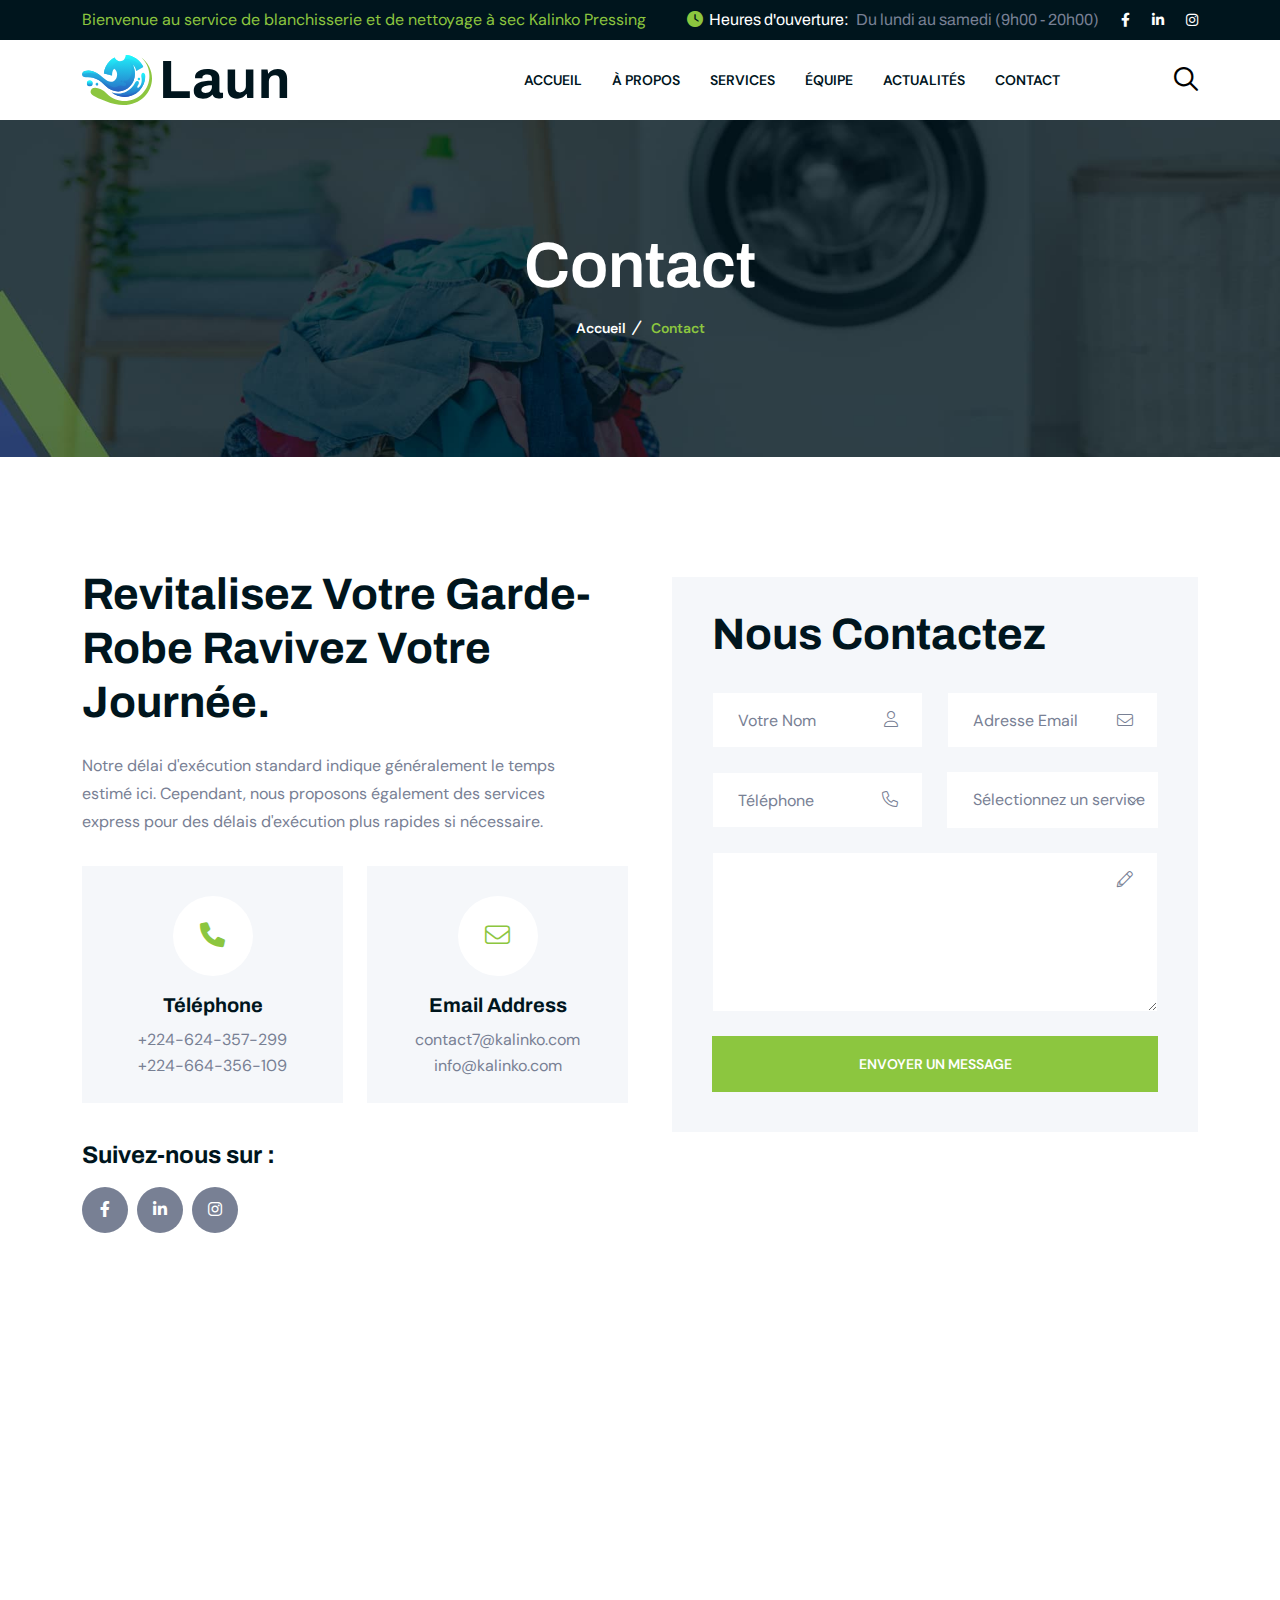
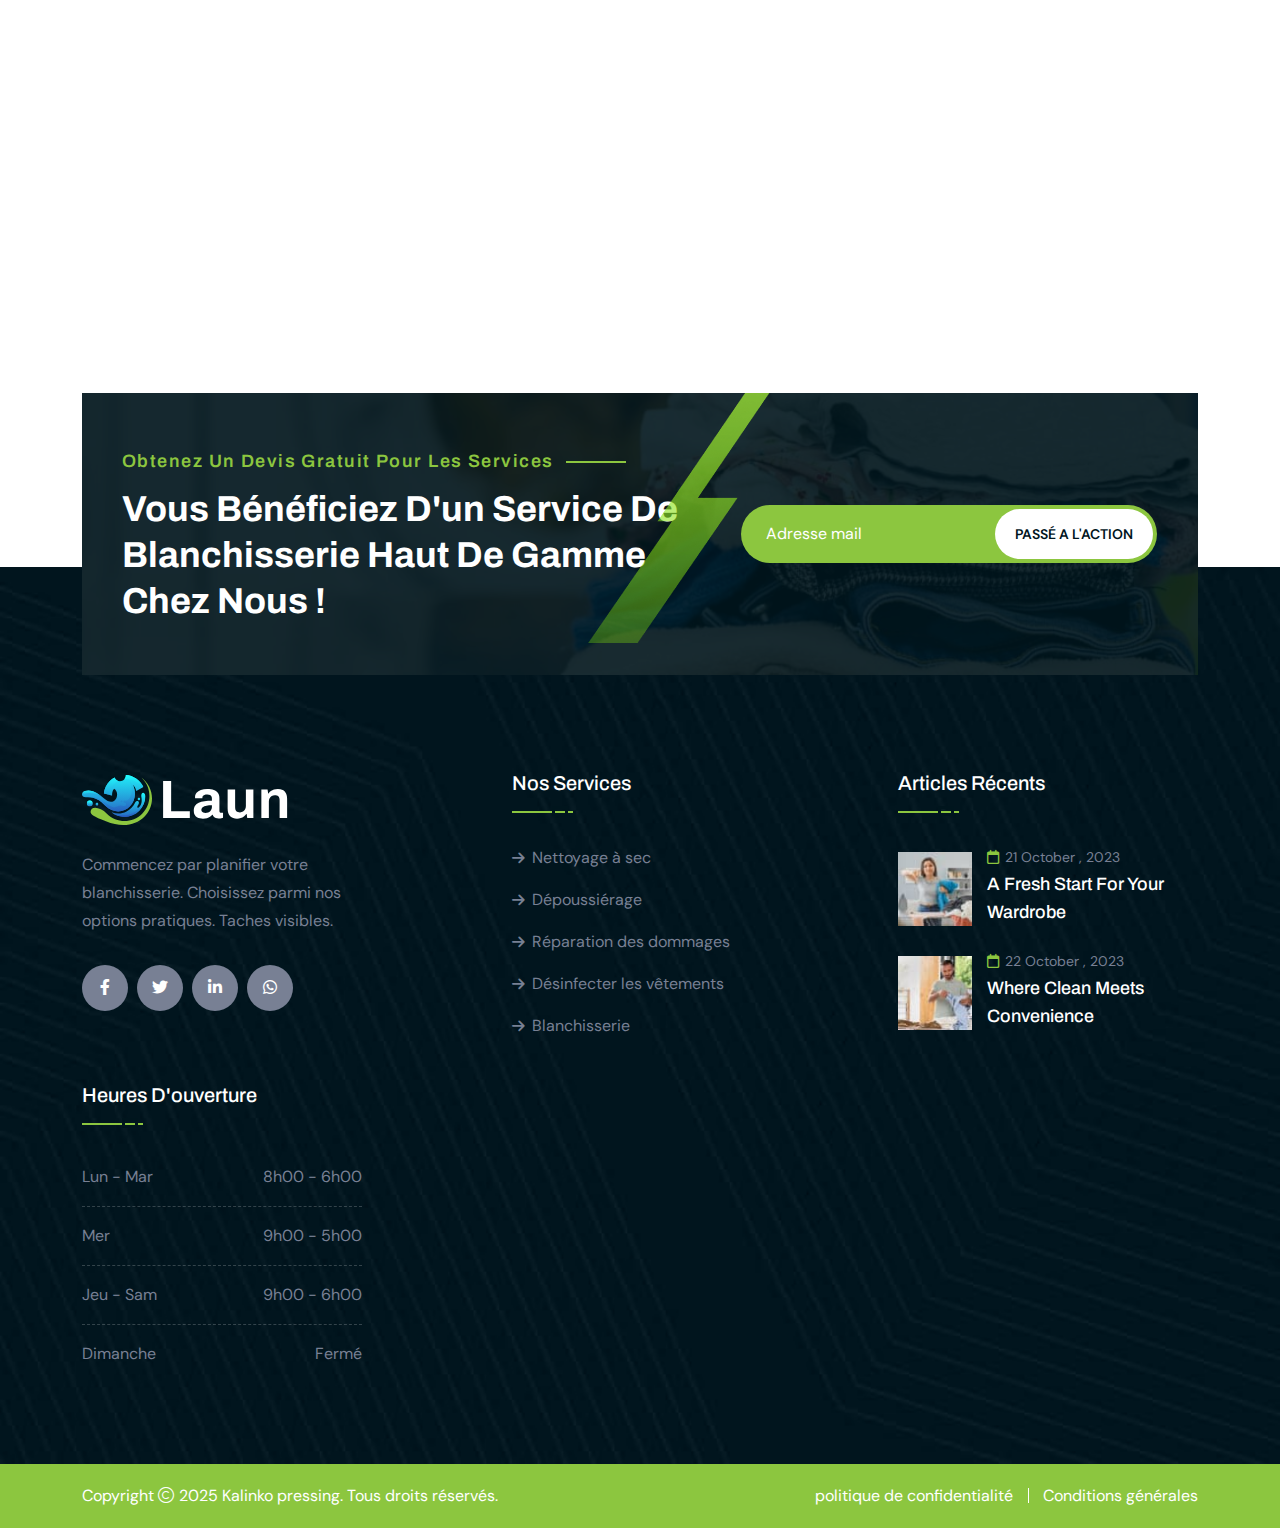
<file: contact.html>
<!doctype html>
<html class="no-js" lang="zxx">
<!-- Mirrored from html.themeholy.com/laun/demo/contact.html by HTTrack Website Copier/3.x [XR&CO'2014], Thu, 20 Mar 2025 13:18:31 GMT -->

<head>
    <meta charset="utf-8">
    <meta http-equiv="x-ua-compatible" content="ie=edge">
    <title>Laun - Laundry Service & Dry Cleaning HTML Template - Contact Us</title>
    <meta name="author" content="Laun">
    <meta name="description" content="Laun - Laundry Service & Dry Cleaning HTML Template">
    <meta name="keywords" content="Laun - Laundry Service & Dry Cleaning HTML Template">
    <meta name="robots" content="INDEX,FOLLOW">
    <meta name="viewport" content="width=device-width,initial-scale=1,shrink-to-fit=no">
    <link rel="apple-touch-icon" sizes="57x57" href="assets/img/favicons/apple-icon-57x57.png">
    <link rel="apple-touch-icon" sizes="60x60" href="assets/img/favicons/apple-icon-60x60.png">
    <link rel="apple-touch-icon" sizes="72x72" href="assets/img/favicons/apple-icon-72x72.png">
    <link rel="apple-touch-icon" sizes="76x76" href="assets/img/favicons/apple-icon-76x76.png">
    <link rel="apple-touch-icon" sizes="114x114" href="assets/img/favicons/apple-icon-114x114.png">
    <link rel="apple-touch-icon" sizes="120x120" href="assets/img/favicons/apple-icon-120x120.png">
    <link rel="apple-touch-icon" sizes="144x144" href="assets/img/favicons/apple-icon-144x144.png">
    <link rel="apple-touch-icon" sizes="152x152" href="assets/img/favicons/apple-icon-152x152.png">
    <link rel="apple-touch-icon" sizes="180x180" href="assets/img/favicons/apple-icon-180x180.png">
    <link rel="icon" type="image/png" sizes="192x192" href="assets/img/favicons/android-icon-192x192.png">
    <link rel="icon" type="image/png" sizes="32x32" href="assets/img/favicons/favicon-32x32.png">
    <link rel="icon" type="image/png" sizes="96x96" href="assets/img/favicons/favicon-96x96.png">
    <link rel="icon" type="image/png" sizes="16x16" href="assets/img/favicons/favicon-16x16.png">
    <link rel="manifest" href="assets/img/favicons/manifest.json">
    <meta name="msapplication-TileColor" content="#ffffff">
    <meta name="msapplication-TileImage" content="assets/img/favicons/ms-icon-144x144.png">
    <meta name="theme-color" content="#ffffff">
    <link rel="preconnect" href="https://fonts.googleapis.com/">
    <link rel="preconnect" href="https://fonts.gstatic.com/" crossorigin>
    <link
        href="https://fonts.googleapis.com/css2?family=Archivo:wght@300;400;500;600;700;800;900&amp;family=DM+Sans:opsz,wght@9..40,300;9..40,400;9..40,500;9..40,600;9..40,700;9..40,800;9..40,900&amp;display=swap"
        rel="stylesheet">
    <link rel="stylesheet" href="assets/css/bootstrap.min.css">
    <link rel="stylesheet" href="assets/css/fontawesome.min.css">
    <link rel="stylesheet" href="assets/css/magnific-popup.min.css">
    <link rel="stylesheet" href="assets/css/swiper-bundle.min.css">
    <link rel="stylesheet" href="assets/css/style.css">
</head>

<body>
    <div class="preloader"><button class="th-btn style2 preloaderCls">Cancel Preloader</button>
        <div class="preloader-inner">
            <div class="loader">
                <div class="rot"></div><img src="assets/img/logo-white.svg" alt="Laun">
            </div>
        </div>
    </div>
    <div class="popup-search-box"><button class="searchClose"><i class="fal fa-times"></i></button>
        <form action="#"><input type="text" placeholder="What are you looking for?"> <button type="submit"><i
                    class="fal fa-search"></i></button></form>
    </div>
    <div class="th-menu-wrapper">
        <div class="th-menu-area text-center"><button class="th-menu-toggle"><i class="fal fa-times"></i></button>
            <div class="mobile-logo"><a href="home-laundry-services.html"><img src="assets/img/logo.svg" alt="Laun"></a>
            </div>
            <div class="th-mobile-menu">
                <ul>
                    <li><a href="index.html">Accueil</a></li>
                    <li><a href="apropos.html">À propos </a></li>
                    <li><a href="service.html">Services</a></li>
                    <li><a href="equipe.html">Équipe</a></li>
                    <li><a href="actualite.html">Actualités</a></li>
                    <li><a href="contact.html">Contact</a></li>
                </ul>
            </div>
        </div>
    </div>
    <header class="th-header header-layout2">
        <div class="header-top">
            <div class="container">
                <div class="row justify-content-center justify-content-xl-between align-items-center gy-2">
                    <div class="col-auto d-none d-lg-block">
                        <p class="header-notice text-theme"> Bienvenue au service de blanchisserie et de nettoyage à sec
                            Kalinko Pressing</p>
                    </div>
                    <div class="col-auto">
                        <div class="header-links">
                            <ul>
                                <li class="d-none d-md-inline-block"><i class="fa-solid fa-clock">

                                    </i>Heures d'ouverture:
                                    <span>Du lundi au samedi (9h00 - 20h00)</span>
                                </li>
                                <li>
                                    <div class="social-links">
                                        <span class="social-title">Suivez-nous sur :</span>
                                        <a href="https://www.facebook.com/"><i class="fab fa-facebook-f"></i></a>
                                        <a href="https://www.linkedin.com/"><i class="fab fa-linkedin-in"></i></a>
                                        <a href="https://www.instagram.com/"><i class="fab fa-instagram"></i></a>
                                    </div>
                                </li>
                            </ul>
                        </div>
                    </div>
                </div>
            </div>
        </div>
        <div class="sticky-wrapper">
            <div class="menu-area">
                <div class="container">
                    <div class="row align-items-center justify-content-between">
                        <div class="col-auto">
                            <div class="header-logo"><a href="home-laundry-services.html"><img src="assets/img/logo.svg"
                                        alt="Laun"></a></div>
                        </div>
                        <div class="col-auto ms-xl-auto">
                            <nav class="main-menu d-none d-lg-inline-block">
                                <ul>
                                    <li><a href="index.html">Accueil</a></li>
                                    <li><a href="apropos.html">À propos </a></li>
                                    <li><a href="service.html">Services</a></li>
                                    <li><a href="equipe.html">Équipe</a></li>
                                    <li><a href="actualite.html">Actualités</a></li>
                                    <li><a href="contact.html">Contact</a></li>
                                </ul>
                            </nav>
                        </div>
                        <div class="col-auto">
                            <div class="header-button">
                                <button type="button" class="simple-icon searchBoxToggler">
                                    <i class="far fa-search"></i>
                                </button>
                                <button type="button" class="th-menu-toggle d-block d-lg-none"><i
                                        class="far fa-bars"></i>
                                </button>
                            </div>
                        </div>
                    </div>
                </div>
            </div>
        </div>
    </header>
    <div class="breadcumb-wrapper" data-bg-src="assets/img/bg/breadcumb-bg.jpg">
        <div class="container">
            <div class="breadcumb-content">
                <h1 class="breadcumb-title">Contact</h1>
                <ul class="breadcumb-menu">
                    <li><a href="index.html">Accueil</a></li>
                    <li>Contact</li>
                </ul>
            </div>
        </div>
    </div>
    <div class="space">
        <div class="container">
            <div class="row">
                <div class="col-lg-6">
                    <div class="title-area pe-xl-4 mb-30">
                        <h2 class="sec-title">Revitalisez votre garde-robe Ravivez votre journée.</h2>
                        <p class="">
                            Notre délai d'exécution standard indique généralement le temps estimé ici. Cependant, nous
                            proposons également des services express pour des délais d'exécution plus rapides si
                            nécessaire.
                        </p>
                    </div>
                    <div class="row gy-4 justify-content-center">
                        <div class="col-md-6">
                            <div class="contact-info text-center">
                                <div class="contact-info_icon"><i class="fa-solid fa-phone"></i></div>
                                <div class="media-body">
                                    <h6 class="contact-info_title">Téléphone</h6>
                                    <span class="contact-info_text">
                                        <a href="tel:+224624357299">+224-624-357-299</a>
                                        <a href="tel:+224664356109">+224-664-356-109</a>
                                    </span>
                                </div>
                            </div>
                        </div>
                        <div class="col-md-6">
                            <div class="contact-info text-center">
                                <div class="contact-info_icon"><i class="fa-light fa-envelope"></i></div>
                                <div class="media-body">
                                    <h6 class="contact-info_title">Email Address</h6>
                                    <span class="contact-info_text">
                                        <a href="mailto:contact7@kalinko.com">contact7@kalinko.com</a>
                                        <a href="mailto:info@kalinko.com">info@kalinko.com</a>
                                    </span>
                                </div>
                            </div>
                        </div>
                    </div>
                    <h5 class="mt-35">Suivez-nous sur :</h5>
                    <div class="th-social">
                        <a href="https://www.facebook.com/"><i class="fab fa-facebook-f"></i></a>
                        <a href="https://www.linkedin.com/"><i class="fab fa-linkedin-in"></i></a>
                        <a href="https://www.instagram.com/"><i class="fab fa-instagram"></i></a>
                    </div>
                </div>
                <div class="col-lg-6">
                    <form action="https://html.themeholy.com/laun/demo/mail.php" method="POST"
                        class="contact-form input-smoke ajax-contact">
                        <h2 class="sec-title mb-30">Nous contactez</h2>
                        <div class="row">
                            <div class="form-group col-md-6"><input type="text" class="form-control" name="name"
                                    id="name" placeholder="Votre Nom"> <i class="fal fa-user"></i></div>
                            <div class="form-group col-md-6"><input type="email" class="form-control" name="email"
                                    id="email" placeholder="Adresse Email"> <i class="fal fa-envelope"></i></div>
                            <div class="form-group col-md-6"><input type="tel" class="form-control" name="number"
                                    id="number" placeholder="Téléphone"> <i class="fal fa-phone"></i></div>
                            <div class="form-group col-md-6"><select name="subject" id="subject"
                                    class="form-select nice-select">
                                    <option value="" disabled="disabled" selected="selected" hidden>
                                        Sélectionnez un service
                                    </option>
                                    <option value="Nettoyage à sec">Nettoyage à sec</option>
                                    <option value="Laver et plier">Laver et plier</option>
                                    <option value="Repassage/Pressing">Repassage/Pressing</option>
                                </select></div>
                            <div class="form-group col-12">
                                <textarea name="message" id="message" cols="30" rows="3" class="form-control"
                                    placeholder="Votre Message">
                                </textarea>
                                <i class="fal fa-pencil"></i>
                            </div>
                            <div class="form-btn col-12">
                                <button class="th-btn btn-fw th-radius">Envoyer un message</button>
                            </div>
                        </div>
                        <p class="form-messages mb-0 mt-3"></p>
                    </form>
                </div>
            </div>
        </div>
    </div>
    <div class="">
        <div class="contact-map style2"><iframe
                src="https://www.google.com/maps/embed?pb=!1m18!1m12!1m3!1d3644.7310056272386!2d89.2286059153658!3d24.00527418490799!2m3!1f0!2f0!3f0!3m2!1i1024!2i768!4f13.1!3m3!1m2!1s0x39fe9b97badc6151%3A0x30b048c9fb2129bc!2sAngfuztheme!5e0!3m2!1sen!2sbd!4v1651028958211!5m2!1sen!2sbd"
                allowfullscreen="" loading="lazy"></iframe></div>
    </div>
    <div class="">
        <div class="container z-index-common">
            <div class="cta-wrap" data-overlay="title" data-opacity="9" data-bg-src="assets/img/bg/cta_bg_2.jpg">
                <div class="row align-items-center">
                    <div class="col-xl-7 col-lg-6 mb-5 mb-lg-0">
                        <div class="title-area mb-0 text-center text-lg-start">
                            <span class="sub-title style1">
                                Obtenez un devis gratuit pour les services
                            </span>
                            <h3 class="sec-title text-white">Vous bénéficiez d'un service de blanchisserie haut de gamme
                                chez nous !</h3>
                        </div>
                    </div>
                    <div class="col-xl-5 col-lg-6">
                        <form class="cta-form">
                            <div class="form-group"><input class="form-control" type="email" placeholder="Adresse mail"
                                    required=""> <button type="submit" class="th-btn style4">Passé a l'action</button>
                            </div>
                        </form>
                    </div>
                </div>
                <div class="cta-shape"><img src="assets/img/shape/line.png" alt=""></div>
            </div>
        </div>
    </div>
    <footer class="footer-wrapper footer-layout2" data-bg-src="assets/img/bg/footer_bg_2.jpg">
        <div class="widget-area">
            <div class="container">
                <div class="row justify-content-between">
                    <div class="col-md-6 col-xl-3">
                        <div class="widget footer-widget">
                            <div class="th-widget-about">
                                <div class="about-logo"><a href="home-laundry-services.html"><img
                                            src="assets/img/logo-white.svg" alt="Laun"></a></div>
                                <p class="about-text">
                                    Commencez par planifier votre blanchisserie. Choisissez parmi nos options pratiques.
                                    Taches visibles.
                                </p>
                                <div class="th-social"><a href="https://www.facebook.com/"><i
                                            class="fab fa-facebook-f"></i></a> <a href="https://www.twitter.com/"><i
                                            class="fab fa-twitter"></i></a> <a href="https://www.linkedin.com/"><i
                                            class="fab fa-linkedin-in"></i></a> <a href="https://www.whatsapp.com/"><i
                                            class="fab fa-whatsapp"></i></a></div>
                            </div>
                        </div>
                    </div>
                    <div class="col-md-6 col-xl-auto">
                        <div class="widget widget_nav_menu footer-widget">
                            <h3 class="widget_title">Nos Services</h3>
                            <div class="menu-all-pages-container">
                                <ul class="menu">
                                    <li><a href="service.html">Nettoyage à sec</a></li>
                                    <li><a href="service.html">Dépoussiérage</a></li>
                                    <li><a href="service.html">Réparation des dommages</a></li>
                                    <li><a href="service.html">Désinfecter les vêtements</a></li>
                                    <li><a href="service.html">Blanchisserie</a></li>
                                </ul>
                            </div>
                        </div>
                    </div>
                    <div class="col-md-6 col-xl-auto">
                        <div class="widget footer-widget">
                            <h3 class="widget_title">Articles récents</h3>
                            <div class="recent-post-wrap">
                                <div class="recent-post">
                                    <div class="media-img"><a href="blog-details.html"><img
                                                src="assets/img/blog/recent-post-1-1.jpg" alt="Blog Image"></a></div>
                                    <div class="media-body">
                                        <div class="recent-post-meta"><a href="blog.html"><i
                                                    class="far fa-calendar"></i>21 October , 2023</a></div>
                                        <h4 class="post-title"><a class="text-inherit" href="blog-details.html">A Fresh
                                                Start for Your Wardrobe</a></h4>
                                    </div>
                                </div>
                                <div class="recent-post">
                                    <div class="media-img"><a href="blog-details.html"><img
                                                src="assets/img/blog/recent-post-1-2.jpg" alt="Blog Image"></a></div>
                                    <div class="media-body">
                                        <div class="recent-post-meta"><a href="blog.html"><i
                                                    class="far fa-calendar"></i>22 October , 2023</a></div>
                                        <h4 class="post-title"><a class="text-inherit" href="blog-details.html">Where
                                                Clean Meets Convenience</a></h4>
                                    </div>
                                </div>
                            </div>
                        </div>
                    </div>
                    <div class="col-md-6 col-xl-auto">
                        <div class="widget footer-widget">
                            <h3 class="widget_title">Heures d'ouverture</h3>
                            <div class="th-widget-schedule">
                                <p class="schedule-info"><span>Lun - Mar</span><span>8h00 - 6h00 </span></p>
                                <p class="schedule-info"><span>Mer</span><span>9h00 - 5h00 </span></p>
                                <p class="schedule-info"><span>Jeu - Sam</span><span>9h00 - 6h00 </span></p>
                                <p class="schedule-info"><span>Dimanche</span><span>Fermé</span></p>
                            </div>
                        </div>
                    </div>
                </div>
            </div>
        </div>
        <div class="copyright-wrap">
            <div class="container">
                <div class="row gy-2 align-items-center">
                    <div class="col-lg-6">
                        <p class="copyright-text">Copyright <i class="fal fa-copyright"></i> 2025 <a
                                href="home-laundry-services.html">Kalinko pressing</a>. Tous droits réservés.</p>
                    </div>
                    <div class="col-lg-6 text-center text-md-end">
                        <div class="footer-links">
                            <ul>
                                <li><a href="contact.html">politique de confidentialité</a></li>
                                <li><a href="contact.html">Conditions générales</a></li>
                            </ul>
                        </div>
                    </div>
                </div>
            </div>
        </div>
    </footer>
    <div class="scroll-top"><svg class="progress-circle svg-content" width="100%" height="100%" viewBox="-1 -1 102 102">
            <path d="M50,1 a49,49 0 0,1 0,98 a49,49 0 0,1 0,-98"
                style="transition: stroke-dashoffset 10ms linear 0s; stroke-dasharray: 307.919, 307.919; stroke-dashoffset: 307.919;">
            </path>
        </svg></div>
    <script src="assets/js/vendor/jquery-3.6.0.min.js"></script>
    <script src="assets/js/swiper-bundle.min.js"></script>
    <script src="assets/js/bootstrap.min.js"></script>
    <script src="assets/js/jquery.magnific-popup.min.js"></script>
    <script src="assets/js/jquery.counterup.min.js"></script>
    <script src="assets/js/jquery-ui.min.js"></script>
    <script src="assets/js/imagesloaded.pkgd.min.js"></script>
    <script src="assets/js/isotope.pkgd.min.js"></script>
    <script src="assets/js/nice-select.min.js"></script>
    <script src="assets/js/main.js"></script>
</body>
<!-- Mirrored from html.themeholy.com/laun/demo/contact.html by HTTrack Website Copier/3.x [XR&CO'2014], Thu, 20 Mar 2025 13:18:31 GMT -->

</html>
</file>
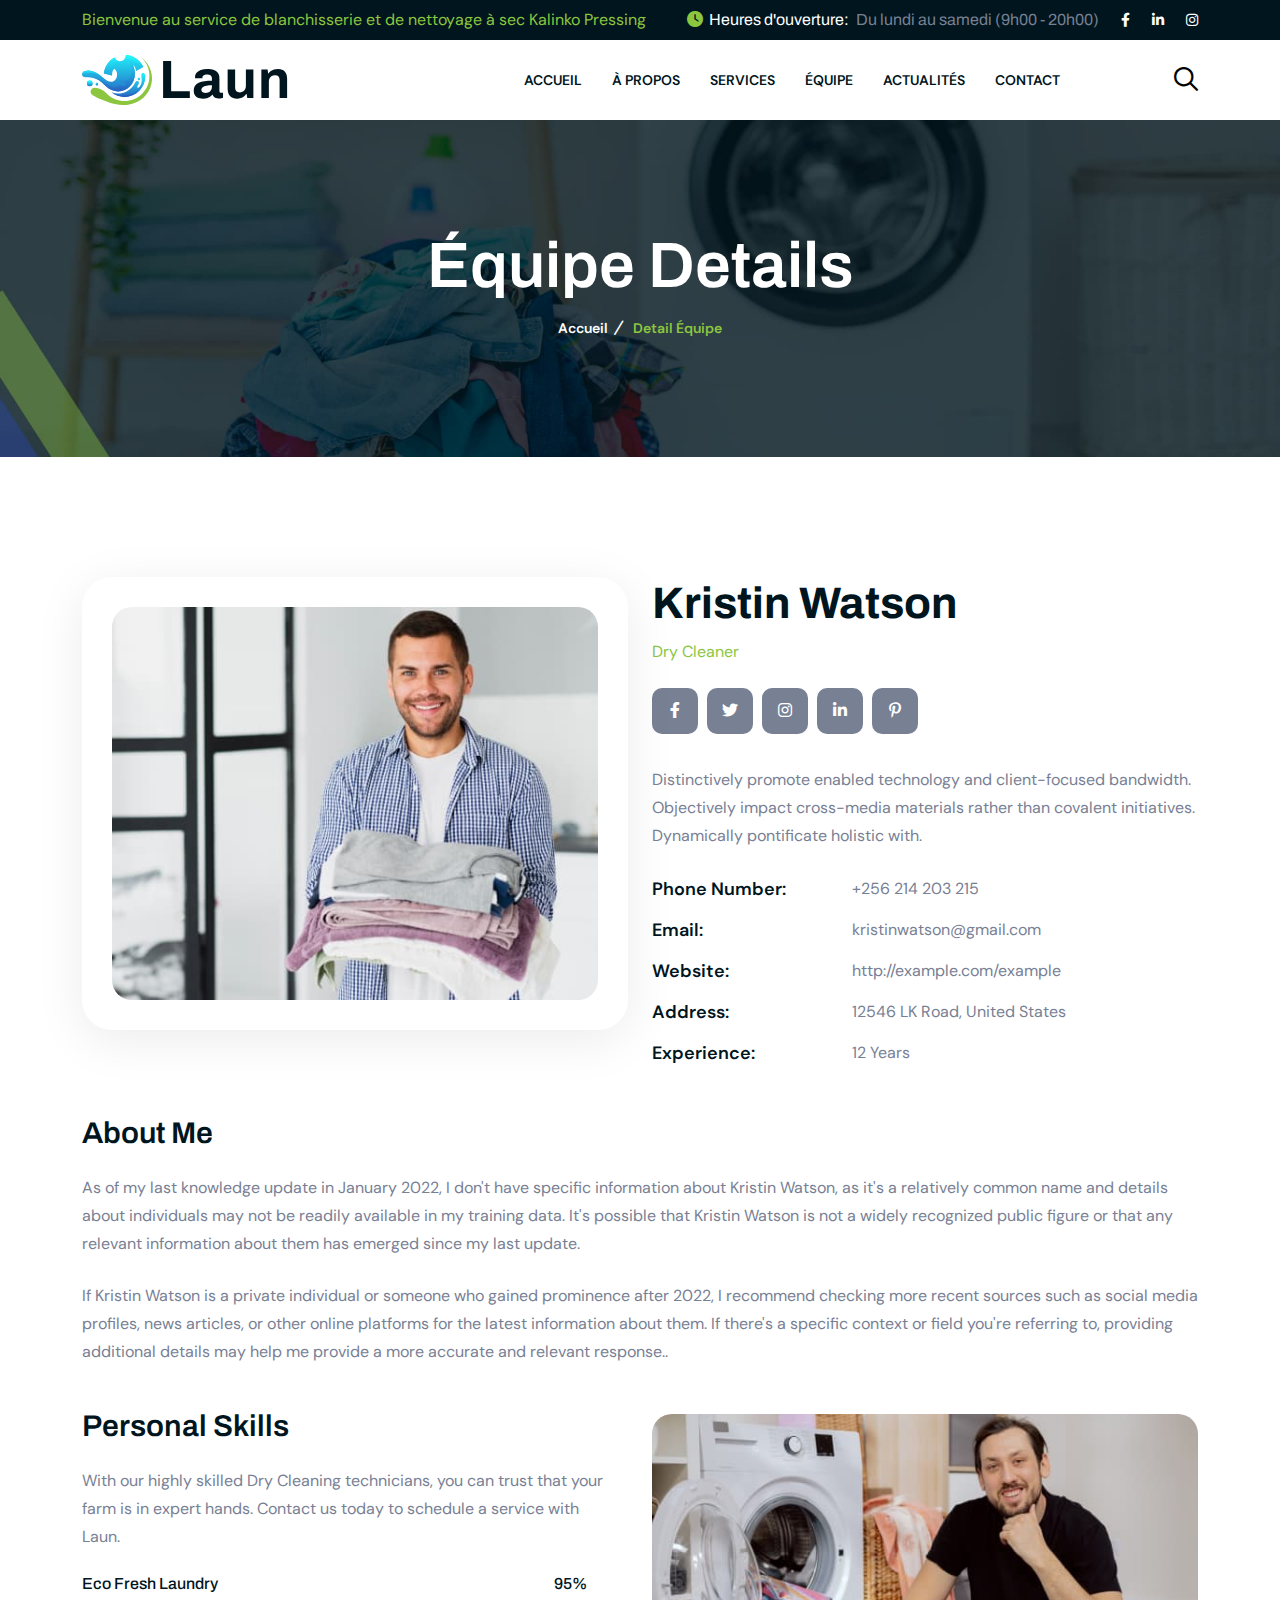
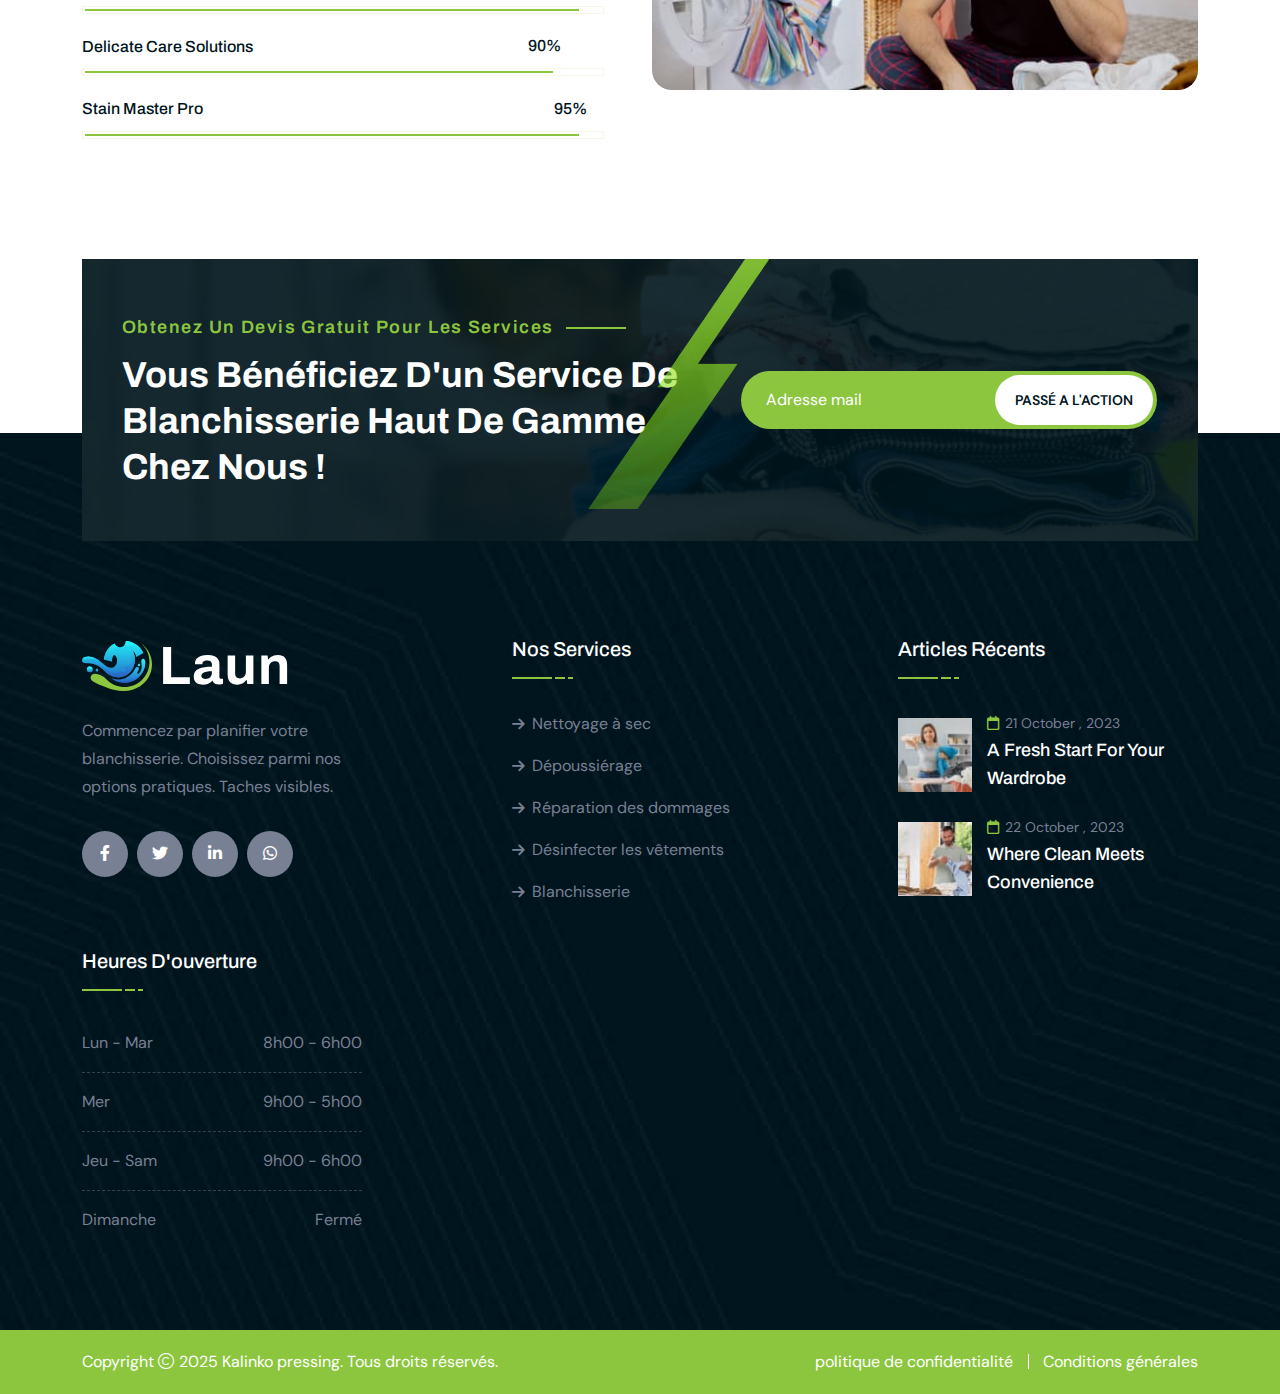
<file: detail-equipe.html>
<!doctype html>
<html class="no-js" lang="zxx">
<!-- Mirrored from html.themeholy.com/laun/demo/team-details.html by HTTrack Website Copier/3.x [XR&CO'2014], Thu, 20 Mar 2025 13:18:22 GMT -->

<head>
    <meta charset="utf-8">
    <meta http-equiv="x-ua-compatible" content="ie=edge">
    <title>Laun - Laundry Service & Dry Cleaning HTML Template - Team Details</title>
    <meta name="author" content="Laun">
    <meta name="description" content="Laun - Laundry Service & Dry Cleaning HTML Template">
    <meta name="keywords" content="Laun - Laundry Service & Dry Cleaning HTML Template">
    <meta name="robots" content="INDEX,FOLLOW">
    <meta name="viewport" content="width=device-width,initial-scale=1,shrink-to-fit=no">
    <link rel="apple-touch-icon" sizes="57x57" href="assets/img/favicons/apple-icon-57x57.png">
    <link rel="apple-touch-icon" sizes="60x60" href="assets/img/favicons/apple-icon-60x60.png">
    <link rel="apple-touch-icon" sizes="72x72" href="assets/img/favicons/apple-icon-72x72.png">
    <link rel="apple-touch-icon" sizes="76x76" href="assets/img/favicons/apple-icon-76x76.png">
    <link rel="apple-touch-icon" sizes="114x114" href="assets/img/favicons/apple-icon-114x114.png">
    <link rel="apple-touch-icon" sizes="120x120" href="assets/img/favicons/apple-icon-120x120.png">
    <link rel="apple-touch-icon" sizes="144x144" href="assets/img/favicons/apple-icon-144x144.png">
    <link rel="apple-touch-icon" sizes="152x152" href="assets/img/favicons/apple-icon-152x152.png">
    <link rel="apple-touch-icon" sizes="180x180" href="assets/img/favicons/apple-icon-180x180.png">
    <link rel="icon" type="image/png" sizes="192x192" href="assets/img/favicons/android-icon-192x192.png">
    <link rel="icon" type="image/png" sizes="32x32" href="assets/img/favicons/favicon-32x32.png">
    <link rel="icon" type="image/png" sizes="96x96" href="assets/img/favicons/favicon-96x96.png">
    <link rel="icon" type="image/png" sizes="16x16" href="assets/img/favicons/favicon-16x16.png">
    <link rel="manifest" href="assets/img/favicons/manifest.json">
    <meta name="msapplication-TileColor" content="#ffffff">
    <meta name="msapplication-TileImage" content="assets/img/favicons/ms-icon-144x144.png">
    <meta name="theme-color" content="#ffffff">
    <link rel="preconnect" href="https://fonts.googleapis.com/">
    <link rel="preconnect" href="https://fonts.gstatic.com/" crossorigin>
    <link href="https://fonts.googleapis.com/css2?family=Archivo:wght@300;400;500;600;700;800;900&amp;family=DM+Sans:opsz,wght@9..40,300;9..40,400;9..40,500;9..40,600;9..40,700;9..40,800;9..40,900&amp;display=swap" rel="stylesheet">
    <link rel="stylesheet" href="assets/css/bootstrap.min.css">
    <link rel="stylesheet" href="assets/css/fontawesome.min.css">
    <link rel="stylesheet" href="assets/css/magnific-popup.min.css">
    <link rel="stylesheet" href="assets/css/swiper-bundle.min.css">
    <link rel="stylesheet" href="assets/css/style.css">
</head>

<body>
    <div class="preloader"><button class="th-btn style2 preloaderCls">Cancel Preloader</button>
        <div class="preloader-inner">
            <div class="loader">
                <div class="rot"></div><img src="assets/img/logo-white.svg" alt="Laun">
            </div>
        </div>
    </div>
    <div class="popup-search-box"><button class="searchClose"><i class="fal fa-times"></i></button>
        <form action="#"><input type="text" placeholder="What are you looking for?"> <button type="submit"><i
                    class="fal fa-search"></i></button></form>
    </div>
    <div class="th-menu-wrapper">
        <div class="th-menu-area text-center"><button class="th-menu-toggle"><i class="fal fa-times"></i></button>
            <div class="mobile-logo">
                <a href="home-laundry-services.html"><img src="assets/img/logo.svg" alt="Laun"></a>
            </div>
            <div class="th-mobile-menu">
                <ul>
                    <li><a href="index.html">Accueil</a></li>
                    <li><a href="apropos.html">À propos </a></li>
                    <li><a href="service.html">Services</a></li>
                    <li><a href="equipe.html">Équipe</a></li>
                    <li><a href="actualite.html">Actualités</a></li>
                    <li><a href="contact.html">Contact</a></li>
                </ul>
            </div>
        </div>
    </div>
    <header class="th-header header-layout2">
        <div class="header-top">
            <div class="container">
                <div class="row justify-content-center justify-content-xl-between align-items-center gy-2">
                    <div class="col-auto d-none d-lg-block">
                        <p class="header-notice text-theme"> Bienvenue au service de blanchisserie et de nettoyage à sec Kalinko Pressing</p>
                    </div>
                    <div class="col-auto">
                        <div class="header-links">
                            <ul>
                                <li class="d-none d-md-inline-block"><i class="fa-solid fa-clock">

                                </i>Heures d'ouverture:
                                    <span>Du lundi au samedi (9h00 - 20h00)</span>
                                </li>
                                <li>
                                    <div class="social-links">
                                        <span class="social-title">Suivez-nous sur :</span>
                                        <a href="https://www.facebook.com/"><i class="fab fa-facebook-f"></i></a>
                                        <a href="https://www.linkedin.com/"><i class="fab fa-linkedin-in"></i></a>
                                        <a href="https://www.instagram.com/"><i class="fab fa-instagram"></i></a>
                                    </div>
                                </li>
                            </ul>
                        </div>
                    </div>
                </div>
            </div>
        </div>
        <div class="sticky-wrapper">
            <div class="menu-area">
                <div class="container">
                    <div class="row align-items-center justify-content-between">
                        <div class="col-auto">
                            <div class="header-logo">
                                <a href="home-laundry-services.html"><img src="assets/img/logo.svg" alt="Laun"></a>
                            </div>
                        </div>
                        <div class="col-auto ms-xl-auto">
                            <nav class="main-menu d-none d-lg-inline-block">
                                <ul>
                                    <li><a href="index.html">Accueil</a></li>
                                    <li><a href="apropos.html">À propos </a></li>
                                    <li><a href="service.html">Services</a></li>
                                    <li><a href="equipe.html">Équipe</a></li>
                                    <li><a href="actualite.html">Actualités</a></li>
                                    <li><a href="contact.html">Contact</a></li>
                                </ul>
                            </nav>
                        </div>
                        <div class="col-auto">
                            <div class="header-button">
                                <button type="button" class="simple-icon searchBoxToggler">
                                    <i class="far fa-search"></i>
                                </button>
                                <button type="button"
                                    class="th-menu-toggle d-block d-lg-none"><i class="far fa-bars"></i>
                                </button>
                            </div>
                        </div>
                    </div>
                </div>
            </div>
        </div>
    </header>
    <div class="breadcumb-wrapper" data-bg-src="assets/img/bg/breadcumb-bg.jpg">
        <div class="container">
            <div class="breadcumb-content">
                <h1 class="breadcumb-title">Équipe Details</h1>
                <ul class="breadcumb-menu">
                    <li><a href="index.html">Accueil</a></li>
                    <li>Detail Équipe</li>
                </ul>
            </div>
        </div>
    </div>
    <section class="space">
        <div class="container">
            <div class="row mb-5">
                <div class="col-xl-6">
                    <div class="about-card-img global-img"><img src="assets/img/team/team_details.jpg" alt="team image">
                    </div>
                </div>
                <div class="col-xl-6">
                    <div class="about-card">
                        <h2 class="about-card_title">Kristin Watson</h2>
                        <p class="about-card_desig">Dry Cleaner</p>
                        <div class="th-social"><a target="_blank" href="https://facebook.com/"><i
                                    class="fab fa-facebook-f"></i></a> <a target="_blank" href="https://twitter.com/"><i
                                    class="fab fa-twitter"></i></a> <a target="_blank" href="https://instagram.com/"><i
                                    class="fab fa-instagram"></i></a> <a target="_blank" href="https://linkedin.com/"><i
                                    class="fab fa-linkedin-in"></i></a> <a target="_blank" href="https://pinterest.com/"><i class="fab fa-pinterest-p"></i></a></div>
                        <p class="about-card_text">Distinctively promote enabled technology and client-focused bandwidth. Objectively impact cross-media materials rather than covalent initiatives. Dynamically pontificate holistic with.</p>
                        <div class="team-info">
                            <ul>
                                <li><b>Phone Number:</b> <a href="tel:+256214203215">+256 214 203 215</a></li>
                                <li><b>Email:</b> <a href="mailto:kristinwatson@gmail.com">kristinwatson@gmail.com</a>
                                </li>
                                <li><b>Website:</b> <a href="http://example.com/example">http://example.com/example</a>
                                </li>
                                <li><b>Address:</b> <span>12546 LK Road, United States</span></li>
                                <li><b>Experience:</b> <span>12 Years</span></li>
                            </ul>
                        </div>
                    </div>
                </div>
            </div>
            <h4 class="fw-semibold mb-20">About Me</h4>
            <p class="mb-4">As of my last knowledge update in January 2022, I don't have specific information about Kristin Watson, as it's a relatively common name and details about individuals may not be readily available in my training data. It's possible that Kristin
                Watson is not a widely recognized public figure or that any relevant information about them has emerged since my last update.</p>
            <p class="mb-40">If Kristin Watson is a private individual or someone who gained prominence after 2022, I recommend checking more recent sources such as social media profiles, news articles, or other online platforms for the latest information about them.
                If there's a specific context or field you're referring to, providing additional details may help me provide a more accurate and relevant response..</p>
            <div class="row mt-5">
                <div class="col-xl-6 mb-40 mb-xl-0">
                    <div class="me-xl-4">
                        <h4 class="fw-semibold mb-20 mt-n2">Personal Skills</h4>
                        <p class="mb-30">With our highly skilled Dry Cleaning technicians, you can trust that your farm is in expert hands. Contact us today to schedule a service with Laun.</p>
                        <div class="skill-feature">
                            <h5 class="skill-feature_title">Eco Fresh Laundry</h5>
                            <div class="progress">
                                <div class="progress-bar" style="width: 95%;">
                                    <div class="progress-value">95%</div>
                                </div>
                            </div>
                        </div>
                        <div class="skill-feature">
                            <h5 class="skill-feature_title">Delicate Care Solutions</h5>
                            <div class="progress">
                                <div class="progress-bar" style="width: 90%;">
                                    <div class="progress-value">90%</div>
                                </div>
                            </div>
                        </div>
                        <div class="skill-feature">
                            <h5 class="skill-feature_title">Stain Master Pro</h5>
                            <div class="progress">
                                <div class="progress-bar" style="width: 95%;">
                                    <div class="progress-value">95%</div>
                                </div>
                            </div>
                        </div>
                    </div>
                </div>
                <div class="col-xl-6">
                    <div class="ms-xxl-3"><img class="rounded-20 w-100" src="assets/img/team/team_inner_1.jpg" alt="Image"></div>
                </div>
            </div>
        </div>
    </section>
    <div class="">
        <div class="container z-index-common">
            <div class="cta-wrap" data-overlay="title" data-opacity="9" data-bg-src="assets/img/bg/cta_bg_2.jpg">
                <div class="row align-items-center">
                    <div class="col-xl-7 col-lg-6 mb-5 mb-lg-0">
                        <div class="title-area mb-0 text-center text-lg-start">
                            <span class="sub-title style1">
                                Obtenez un devis gratuit pour les services
                            </span>
                            <h3 class="sec-title text-white">Vous bénéficiez d'un service de blanchisserie haut de gamme chez nous !</h3>
                        </div>
                    </div>
                    <div class="col-xl-5 col-lg-6">
                        <form class="cta-form">
                            <div class="form-group"><input class="form-control" type="email" placeholder="Adresse mail" required=""> <button type="submit" class="th-btn style4">Passé a l'action</button>
                            </div>
                        </form>
                    </div>
                </div>
                <div class="cta-shape"><img src="assets/img/shape/line.png" alt=""></div>
            </div>
        </div>
    </div>
    <footer class="footer-wrapper footer-layout2" data-bg-src="assets/img/bg/footer_bg_2.jpg">
        <div class="widget-area">
            <div class="container">
                <div class="row justify-content-between">
                    <div class="col-md-6 col-xl-3">
                        <div class="widget footer-widget">
                            <div class="th-widget-about">
                                <div class="about-logo">
                                    <a href="home-laundry-services.html"><img src="assets/img/logo-white.svg" alt="Laun"></a>
                                </div>
                                <p class="about-text">
                                    Commencez par planifier votre blanchisserie. Choisissez parmi nos options pratiques. Taches visibles.
                                </p>
                                <div class="th-social"><a href="https://www.facebook.com/"><i
                                            class="fab fa-facebook-f"></i></a> <a href="https://www.twitter.com/"><i
                                            class="fab fa-twitter"></i></a> <a href="https://www.linkedin.com/"><i
                                            class="fab fa-linkedin-in"></i></a> <a href="https://www.whatsapp.com/"><i
                                            class="fab fa-whatsapp"></i></a></div>
                            </div>
                        </div>
                    </div>
                    <div class="col-md-6 col-xl-auto">
                        <div class="widget widget_nav_menu footer-widget">
                            <h3 class="widget_title">Nos Services</h3>
                            <div class="menu-all-pages-container">
                                <ul class="menu">
                                    <li><a href="service.html">Nettoyage à sec</a></li>
                                    <li><a href="service.html">Dépoussiérage</a></li>
                                    <li><a href="service.html">Réparation des dommages</a></li>
                                    <li><a href="service.html">Désinfecter les vêtements</a></li>
                                    <li><a href="service.html">Blanchisserie</a></li>
                                </ul>
                            </div>
                        </div>
                    </div>
                    <div class="col-md-6 col-xl-auto">
                        <div class="widget footer-widget">
                            <h3 class="widget_title">Articles récents</h3>
                            <div class="recent-post-wrap">
                                <div class="recent-post">
                                    <div class="media-img">
                                        <a href="blog-details.html"><img src="assets/img/blog/recent-post-1-1.jpg" alt="Blog Image"></a>
                                    </div>
                                    <div class="media-body">
                                        <div class="recent-post-meta"><a href="blog.html"><i
                                                    class="far fa-calendar"></i>21 October , 2023</a></div>
                                        <h4 class="post-title"><a class="text-inherit" href="blog-details.html">A Fresh
                                                Start for Your Wardrobe</a></h4>
                                    </div>
                                </div>
                                <div class="recent-post">
                                    <div class="media-img">
                                        <a href="blog-details.html"><img src="assets/img/blog/recent-post-1-2.jpg" alt="Blog Image"></a>
                                    </div>
                                    <div class="media-body">
                                        <div class="recent-post-meta"><a href="blog.html"><i
                                                    class="far fa-calendar"></i>22 October , 2023</a></div>
                                        <h4 class="post-title"><a class="text-inherit" href="blog-details.html">Where
                                                Clean Meets Convenience</a></h4>
                                    </div>
                                </div>
                            </div>
                        </div>
                    </div>
                    <div class="col-md-6 col-xl-auto">
                        <div class="widget footer-widget">
                            <h3 class="widget_title">Heures d'ouverture</h3>
                            <div class="th-widget-schedule">
                                <p class="schedule-info"><span>Lun - Mar</span><span>8h00  - 6h00 </span></p>
                                <p class="schedule-info"><span>Mer</span><span>9h00  - 5h00 </span></p>
                                <p class="schedule-info"><span>Jeu - Sam</span><span>9h00  - 6h00 </span></p>
                                <p class="schedule-info"><span>Dimanche</span><span>Fermé</span></p>
                            </div>
                        </div>
                    </div>
                </div>
            </div>
        </div>
        <div class="copyright-wrap">
            <div class="container">
                <div class="row gy-2 align-items-center">
                    <div class="col-lg-6">
                        <p class="copyright-text">Copyright <i class="fal fa-copyright"></i> 2025 <a href="home-laundry-services.html">Kalinko pressing</a>. Tous droits réservés.</p>
                    </div>
                    <div class="col-lg-6 text-center text-md-end">
                        <div class="footer-links">
                            <ul>
                                <li><a href="contact.html">politique de confidentialité</a></li>
                                <li><a href="contact.html">Conditions générales</a></li>
                            </ul>
                        </div>
                    </div>
                </div>
            </div>
        </div>
    </footer>
    <div class="scroll-top"><svg class="progress-circle svg-content" width="100%" height="100%" viewBox="-1 -1 102 102">
            <path d="M50,1 a49,49 0 0,1 0,98 a49,49 0 0,1 0,-98"
                style="transition: stroke-dashoffset 10ms linear 0s; stroke-dasharray: 307.919, 307.919; stroke-dashoffset: 307.919;">
            </path>
        </svg></div>
    <script src="assets/js/vendor/jquery-3.6.0.min.js"></script>
    <script src="assets/js/swiper-bundle.min.js"></script>
    <script src="assets/js/bootstrap.min.js"></script>
    <script src="assets/js/jquery.magnific-popup.min.js"></script>
    <script src="assets/js/jquery.counterup.min.js"></script>
    <script src="assets/js/jquery-ui.min.js"></script>
    <script src="assets/js/imagesloaded.pkgd.min.js"></script>
    <script src="assets/js/isotope.pkgd.min.js"></script>
    <script src="assets/js/nice-select.min.js"></script>
    <script src="assets/js/main.js"></script>
</body>
<!-- Mirrored from html.themeholy.com/laun/demo/team-details.html by HTTrack Website Copier/3.x [XR&CO'2014], Thu, 20 Mar 2025 13:18:23 GMT -->

</html>
</file>
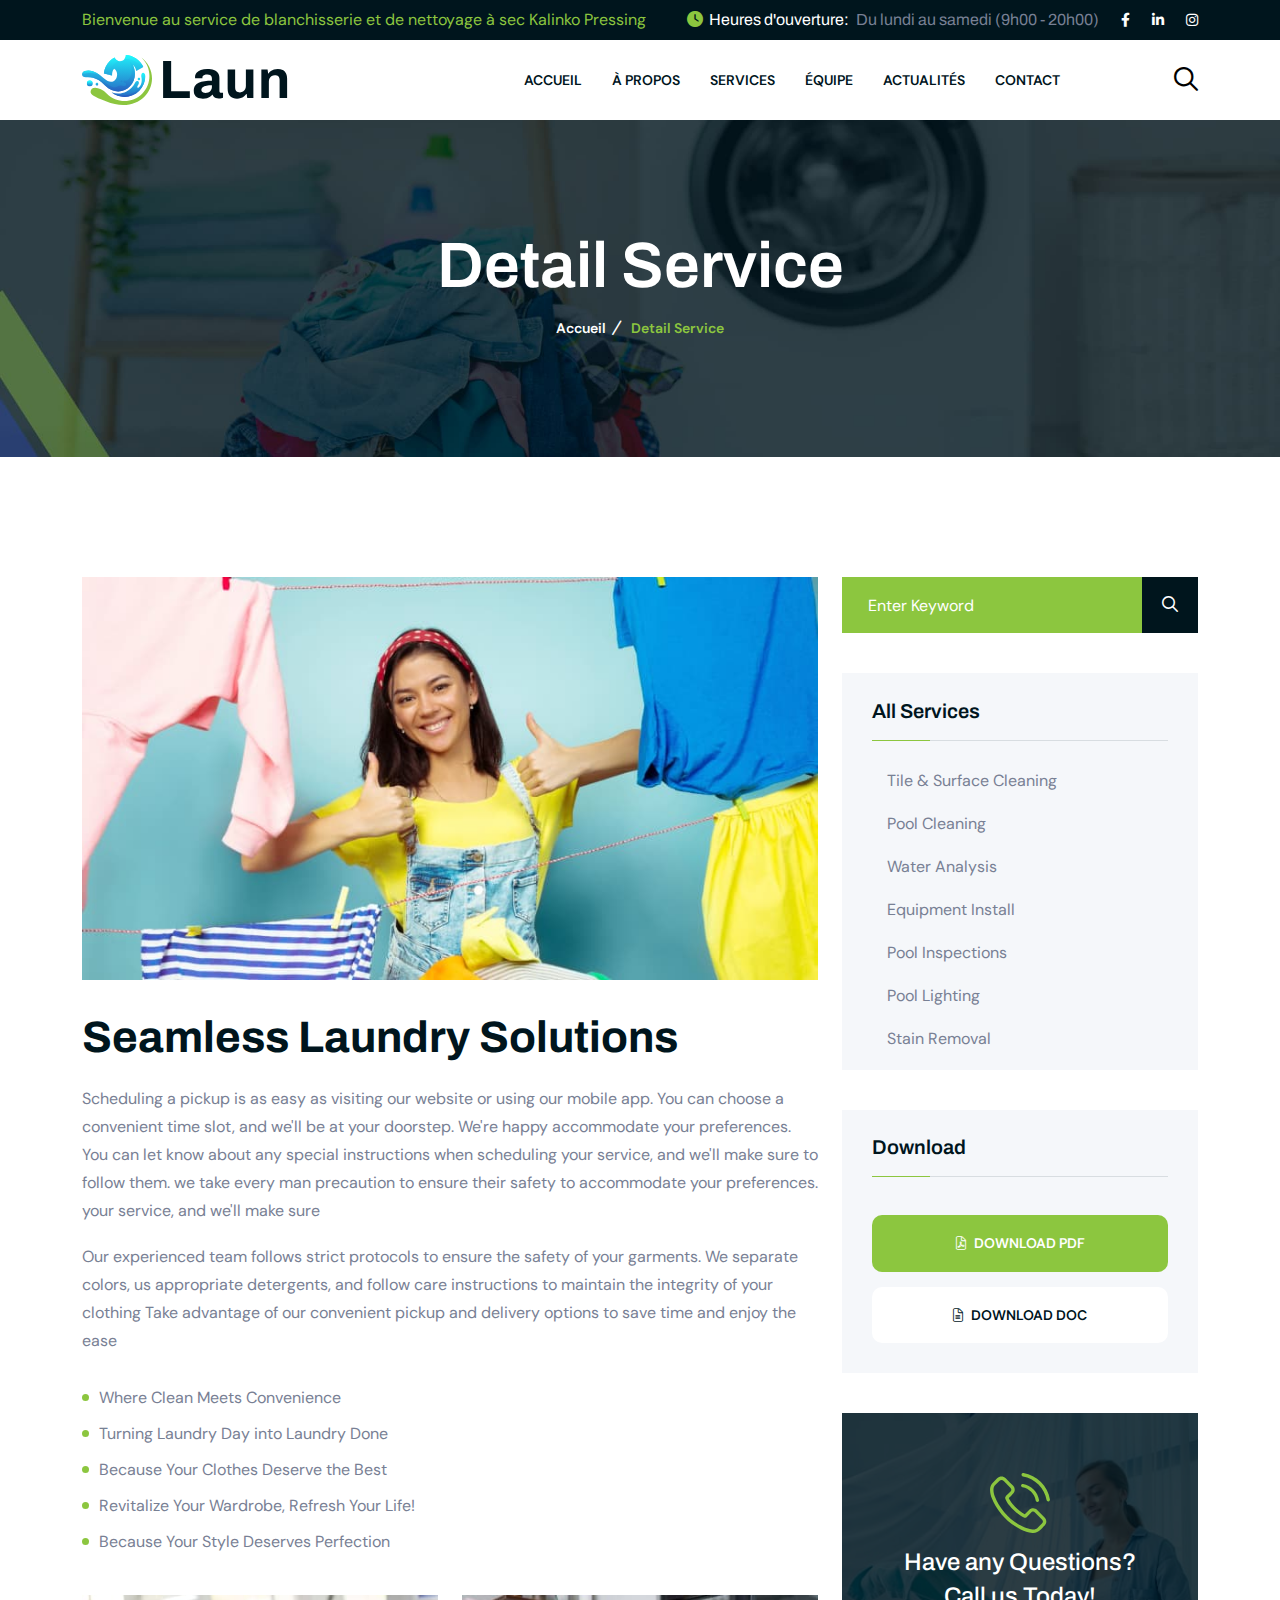
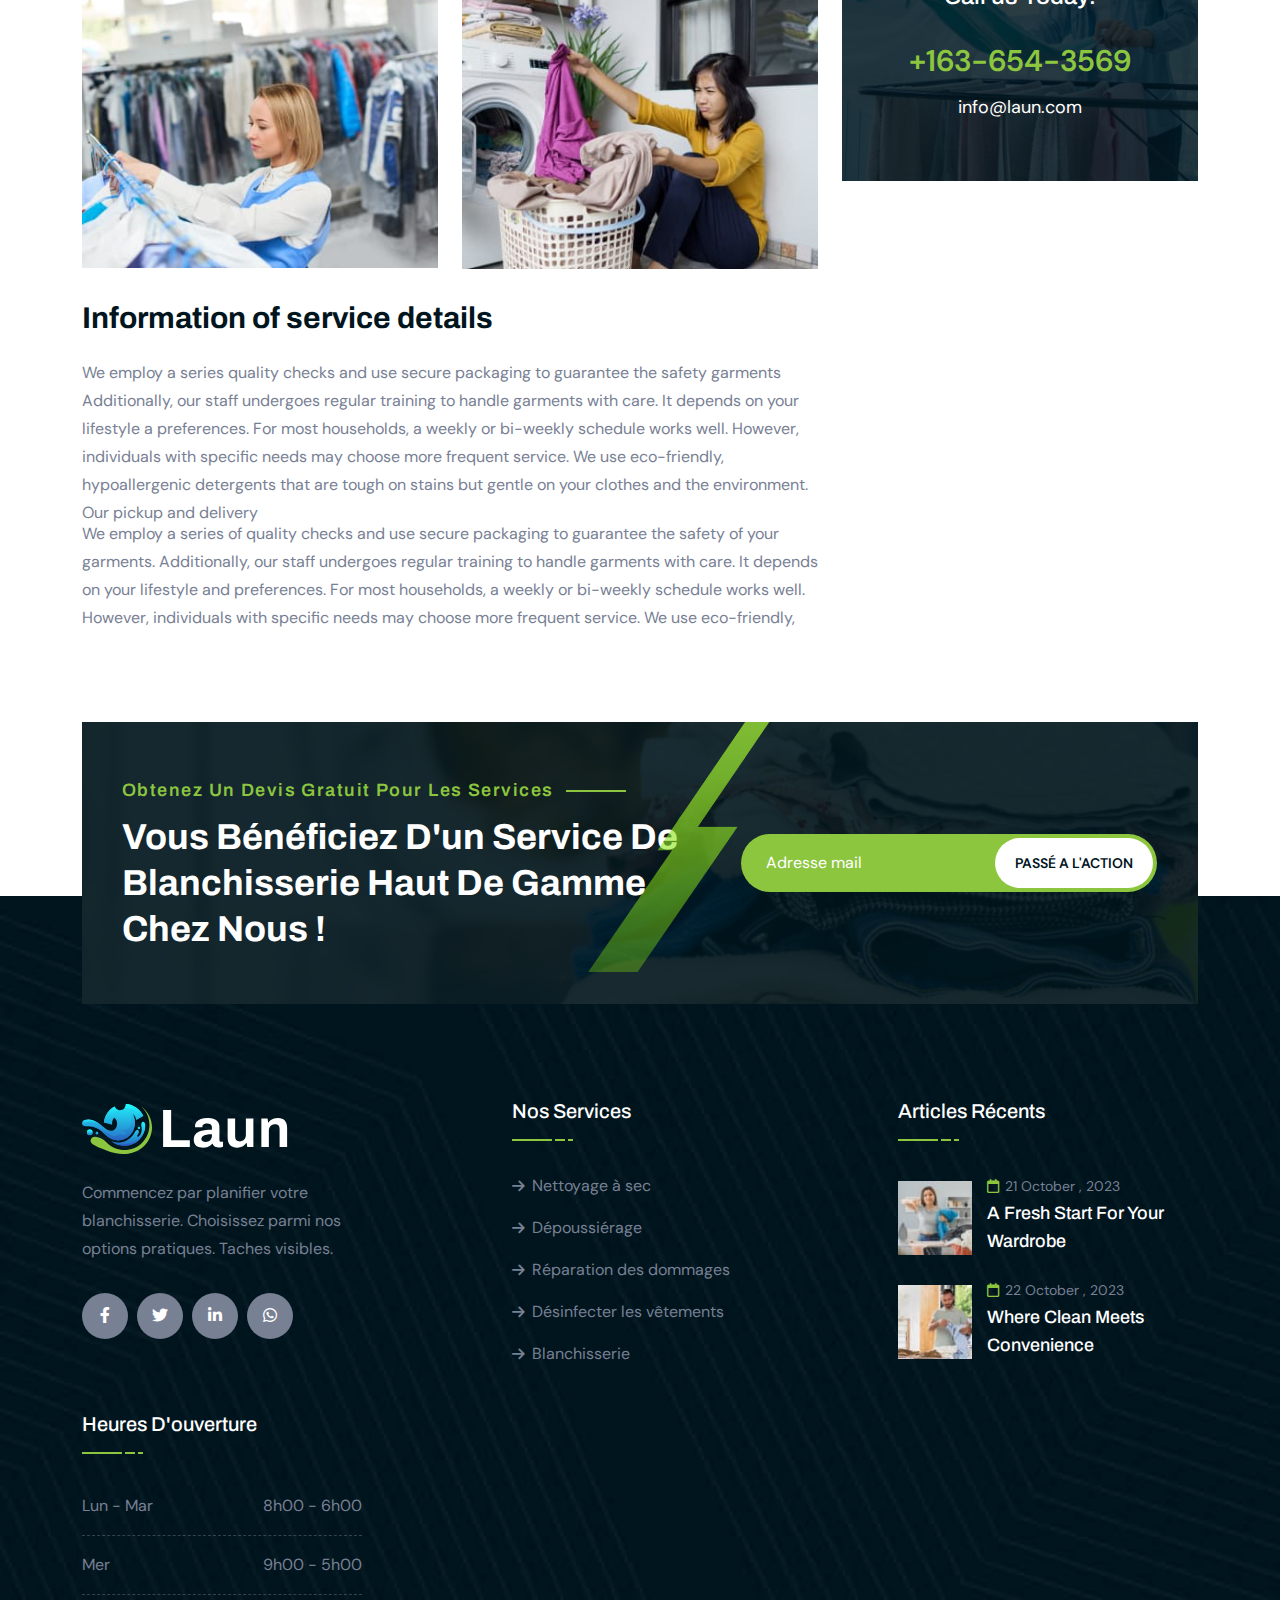
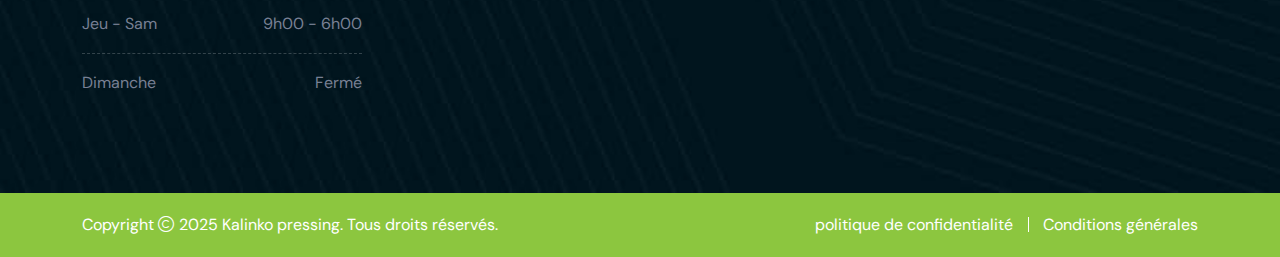
<file: detail-service.html>
<!doctype html>
<html class="no-js" lang="zxx">
<!-- Mirrored from html.themeholy.com/laun/demo/service-details.html by HTTrack Website Copier/3.x [XR&CO'2014], Thu, 20 Mar 2025 13:18:11 GMT -->

<head>
    <meta charset="utf-8">
    <meta http-equiv="x-ua-compatible" content="ie=edge">
    <title>Laun - Laundry Service & Dry Cleaning HTML Template - Service Details</title>
    <meta name="author" content="Laun">
    <meta name="description" content="Laun - Laundry Service & Dry Cleaning HTML Template">
    <meta name="keywords" content="Laun - Laundry Service & Dry Cleaning HTML Template">
    <meta name="robots" content="INDEX,FOLLOW">
    <meta name="viewport" content="width=device-width,initial-scale=1,shrink-to-fit=no">
    <link rel="apple-touch-icon" sizes="57x57" href="assets/img/favicons/apple-icon-57x57.png">
    <link rel="apple-touch-icon" sizes="60x60" href="assets/img/favicons/apple-icon-60x60.png">
    <link rel="apple-touch-icon" sizes="72x72" href="assets/img/favicons/apple-icon-72x72.png">
    <link rel="apple-touch-icon" sizes="76x76" href="assets/img/favicons/apple-icon-76x76.png">
    <link rel="apple-touch-icon" sizes="114x114" href="assets/img/favicons/apple-icon-114x114.png">
    <link rel="apple-touch-icon" sizes="120x120" href="assets/img/favicons/apple-icon-120x120.png">
    <link rel="apple-touch-icon" sizes="144x144" href="assets/img/favicons/apple-icon-144x144.png">
    <link rel="apple-touch-icon" sizes="152x152" href="assets/img/favicons/apple-icon-152x152.png">
    <link rel="apple-touch-icon" sizes="180x180" href="assets/img/favicons/apple-icon-180x180.png">
    <link rel="icon" type="image/png" sizes="192x192" href="assets/img/favicons/android-icon-192x192.png">
    <link rel="icon" type="image/png" sizes="32x32" href="assets/img/favicons/favicon-32x32.png">
    <link rel="icon" type="image/png" sizes="96x96" href="assets/img/favicons/favicon-96x96.png">
    <link rel="icon" type="image/png" sizes="16x16" href="assets/img/favicons/favicon-16x16.png">
    <link rel="manifest" href="assets/img/favicons/manifest.json">
    <meta name="msapplication-TileColor" content="#ffffff">
    <meta name="msapplication-TileImage" content="assets/img/favicons/ms-icon-144x144.png">
    <meta name="theme-color" content="#ffffff">
    <link rel="preconnect" href="https://fonts.googleapis.com/">
    <link rel="preconnect" href="https://fonts.gstatic.com/" crossorigin>
    <link
        href="https://fonts.googleapis.com/css2?family=Archivo:wght@300;400;500;600;700;800;900&amp;family=DM+Sans:opsz,wght@9..40,300;9..40,400;9..40,500;9..40,600;9..40,700;9..40,800;9..40,900&amp;display=swap"
        rel="stylesheet">
    <link rel="stylesheet" href="assets/css/bootstrap.min.css">
    <link rel="stylesheet" href="assets/css/fontawesome.min.css">
    <link rel="stylesheet" href="assets/css/magnific-popup.min.css">
    <link rel="stylesheet" href="assets/css/swiper-bundle.min.css">
    <link rel="stylesheet" href="assets/css/style.css">
</head>

<body>
    <div class="preloader"><button class="th-btn style2 preloaderCls">Cancel Preloader</button>
        <div class="preloader-inner">
            <div class="loader">
                <div class="rot"></div><img src="assets/img/logo-white.svg" alt="Laun">
            </div>
        </div>
    </div>
    <div class="popup-search-box"><button class="searchClose"><i class="fal fa-times"></i></button>
        <form action="#"><input type="text" placeholder="What are you looking for?"> <button type="submit"><i
                    class="fal fa-search"></i></button></form>
    </div>
    <div class="th-menu-wrapper">
        <div class="th-menu-area text-center"><button class="th-menu-toggle"><i class="fal fa-times"></i></button>
            <div class="mobile-logo">
                <a href="home-laundry-services.html"><img src="assets/img/logo.svg" alt="Laun"></a>
            </div>
            <div class="th-mobile-menu">
                <ul>
                    <li><a href="index.html">Accueil</a></li>
                    <li><a href="apropos.html">À propos </a></li>
                    <li><a href="service.html">Services</a></li>
                    <li><a href="equipe.html">Équipe</a></li>
                    <li><a href="actualite.html">Actualités</a></li>
                    <li><a href="contact.html">Contact</a></li>
                </ul>
            </div>
        </div>
    </div>
    <header class="th-header header-layout2">
        <div class="header-top">
            <div class="container">
                <div class="row justify-content-center justify-content-xl-between align-items-center gy-2">
                    <div class="col-auto d-none d-lg-block">
                        <p class="header-notice text-theme"> Bienvenue au service de blanchisserie et de nettoyage à sec
                            Kalinko Pressing</p>
                    </div>
                    <div class="col-auto">
                        <div class="header-links">
                            <ul>
                                <li class="d-none d-md-inline-block"><i class="fa-solid fa-clock">
                                    </i>Heures d'ouverture:
                                    <span>Du lundi au samedi (9h00 - 20h00)</span>
                                </li>
                                <li>
                                    <div class="social-links">
                                        <span class="social-title">Suivez-nous sur :</span>
                                        <a href="https://www.facebook.com/"><i class="fab fa-facebook-f"></i></a>
                                        <a href="https://www.linkedin.com/"><i class="fab fa-linkedin-in"></i></a>
                                        <a href="https://www.instagram.com/"><i class="fab fa-instagram"></i></a>
                                    </div>
                                </li>
                            </ul>
                        </div>
                    </div>
                </div>
            </div>
        </div>
        <div class="sticky-wrapper">
            <div class="menu-area">
                <div class="container">
                    <div class="row align-items-center justify-content-between">
                        <div class="col-auto">
                            <div class="header-logo">
                                <a href="home-laundry-services.html"><img src="assets/img/logo.svg" alt="Laun"></a>
                            </div>
                        </div>
                        <div class="col-auto ms-xl-auto">
                            <nav class="main-menu d-none d-lg-inline-block">
                                <ul>
                                    <li><a href="index.html">Accueil</a></li>
                                    <li><a href="apropos.html">À propos </a></li>
                                    <li><a href="service.html">Services</a></li>
                                    <li><a href="equipe.html">Équipe</a></li>
                                    <li><a href="actualite.html">Actualités</a></li>
                                    <li><a href="contact.html">Contact</a></li>
                                </ul>
                            </nav>
                        </div>
                        <div class="col-auto">
                            <div class="header-button">
                                <button type="button" class="simple-icon searchBoxToggler">
                                    <i class="far fa-search"></i>
                                </button>
                                <button type="button" class="th-menu-toggle d-block d-lg-none"><i
                                        class="far fa-bars"></i>
                                </button>
                            </div>
                        </div>
                    </div>
                </div>
            </div>
        </div>
    </header>
    <div class="breadcumb-wrapper" data-bg-src="assets/img/bg/breadcumb-bg.jpg">
        <div class="container">
            <div class="breadcumb-content">
                <h1 class="breadcumb-title">Detail Service</h1>
                <ul class="breadcumb-menu">
                    <li><a href="index.html">Accueil</a></li>
                    <li>Detail Service </li>
                </ul>
            </div>
        </div>
    </div>
    <section class="space-top space-extra-bottom">
        <div class="container">
            <div class="row">
                <div class="col-xxl-8 col-lg-8">
                    <div class="page-single mb-0">
                        <div class="page-img"><img src="assets/img/service/service_details.jpg" alt="Service Image">
                        </div>
                        <div class="page-content">
                            <h2 class="sec-title page-title">Seamless Laundry Solutions</h2>
                            <p class="">Scheduling a pickup is as easy as visiting our website or using our mobile app.
                                You can choose a convenient time slot, and we'll be at your doorstep. We're happy
                                accommodate your preferences. You can let know about any special
                                instructions when scheduling your service, and we'll make sure to follow them. we take
                                every man precaution to ensure their safety to accommodate your preferences. your
                                service, and we'll make sure</p>
                            <p class="mb-30">Our experienced team follows strict protocols to ensure the safety of your
                                garments. We separate colors, us appropriate detergents, and follow care instructions to
                                maintain the integrity of your clothing Take advantage of our
                                convenient pickup and delivery options to save time and enjoy the ease</p>
                            <div class="checklist">
                                <ul>
                                    <li>Where Clean Meets Convenience</li>
                                    <li>Turning Laundry Day into Laundry Done</li>
                                    <li>Because Your Clothes Deserve the Best</li>
                                    <li>Revitalize Your Wardrobe, Refresh Your Life!</li>
                                    <li>Because Your Style Deserves Perfection</li>
                                </ul>
                            </div>
                            <div class="row mt-40 gx-40">
                                <div class="col-md-6 mb-30"><img class="w-100"
                                        src="assets/img/service/service_inner_1.jpg" alt="service"></div>
                                <div class="col-md-6 mb-30"><img class="w-100"
                                        src="assets/img/service/service_inner_2.jpg" alt="service"></div>
                            </div>
                            <h4 class="mb-20">Information of service details</h4>
                            <p class="mb-n2">We employ a series quality checks and use secure packaging to guarantee the
                                safety garments Additionally, our staff undergoes regular training to handle garments
                                with care. It depends on your lifestyle a preferences. For most
                                households, a weekly or bi-weekly schedule works well. However, individuals with
                                specific needs may choose more frequent service. We use eco-friendly, hypoallergenic
                                detergents that are tough on stains but gentle on your
                                clothes and the environment. Our pickup and delivery</p>
                            <p class="mb-0">We employ a series of quality checks and use secure packaging to guarantee
                                the safety of your garments. Additionally, our staff undergoes regular training to
                                handle garments with care. It depends on your lifestyle and preferences.
                                For most households, a weekly or bi-weekly schedule works well. However, individuals
                                with specific needs may choose more frequent service. We use eco-friendly,</p>
                        </div>
                    </div>
                </div>
                <div class="col-xxl-4 col-lg-4">
                    <aside class="sidebar-area">
                        <div class="widget widget_search">
                            <form class="search-form"><input type="text" placeholder="Enter Keyword"> <button
                                    type="submit"><i class="far fa-search"></i></button></form>
                        </div>
                        <div class="widget widget_categories">
                            <h3 class="widget_title">All Services</h3>
                            <ul>
                                <li><a href="blog.html">Tile & Surface Cleaning</a> <i
                                        class="fa-regular fa-arrow-right"></i></li>
                                <li><a href="blog.html">Pool Cleaning</a> <i class="fa-regular fa-arrow-right"></i></li>
                                <li><a href="blog.html">Water Analysis</a> <i class="fa-regular fa-arrow-right"></i>
                                </li>
                                <li><a href="blog.html">Equipment Install</a> <i class="fa-regular fa-arrow-right"></i>
                                </li>
                                <li><a href="blog.html">Pool Inspections</a> <i class="fa-regular fa-arrow-right"></i>
                                </li>
                                <li><a href="blog.html">Pool Lighting</a> <i class="fa-regular fa-arrow-right"></i></li>
                                <li><a href="blog.html">Stain Removal</a> <i class="fa-regular fa-arrow-right"></i></li>
                            </ul>
                        </div>
                        <div class="widget widget_download">
                            <h4 class="widget_title">Download</h4>
                            <div class="download-widget-wrap"><a href="service-details.html"
                                    class="th-btn rounded-10"><i class="fa-light fa-file-pdf me-2"></i>DOWNLOAD PDF</a>
                                <a href="service-details.html" class="th-btn style4 rounded-10"><i
                                        class="fa-light fa-file-lines me-2"></i>DOWNLOAD DOC</a>
                            </div>
                        </div>
                        <div class="widget widget_call" data-bg-src="assets/img/bg/widget_bg_1.jpg">
                            <div class="widget-call">
                                <div class="call-btn"><img src="assets/img/icon/call.svg" alt=""></div>
                                <h4 class="box-title">Have any Questions? Call us Today!</h4><a
                                    href="%2b1636543569.html" class="call">+163-654-3569</a> <a
                                    href="mailto:info@laun.com" class="info-box_link">info@laun.com</a>
                            </div>
                        </div>
                    </aside>
                </div>
            </div>
        </div>
    </section>
    <div class="">
        <div class="container z-index-common">
            <div class="cta-wrap" data-overlay="title" data-opacity="9" data-bg-src="assets/img/bg/cta_bg_2.jpg">
                <div class="row align-items-center">
                    <div class="col-xl-7 col-lg-6 mb-5 mb-lg-0">
                        <div class="title-area mb-0 text-center text-lg-start">
                            <span class="sub-title style1">
                                Obtenez un devis gratuit pour les services
                            </span>
                            <h3 class="sec-title text-white">Vous bénéficiez d'un service de blanchisserie haut de gamme
                                chez nous !</h3>
                        </div>
                    </div>
                    <div class="col-xl-5 col-lg-6">
                        <form class="cta-form">
                            <div class="form-group"><input class="form-control" type="email" placeholder="Adresse mail"
                                    required=""> <button type="submit" class="th-btn style4">Passé a l'action</button>
                            </div>
                        </form>
                    </div>
                </div>
                <div class="cta-shape"><img src="assets/img/shape/line.png" alt=""></div>
            </div>
        </div>
    </div>
    <footer class="footer-wrapper footer-layout2" data-bg-src="assets/img/bg/footer_bg_2.jpg">
        <div class="widget-area">
            <div class="container">
                <div class="row justify-content-between">
                    <div class="col-md-6 col-xl-3">
                        <div class="widget footer-widget">
                            <div class="th-widget-about">
                                <div class="about-logo">
                                    <a href="home-laundry-services.html"><img src="assets/img/logo-white.svg"
                                            alt="Laun"></a>
                                </div>
                                <p class="about-text">
                                    Commencez par planifier votre blanchisserie. Choisissez parmi nos options pratiques.
                                    Taches visibles.
                                </p>
                                <div class="th-social"><a href="https://www.facebook.com/"><i
                                            class="fab fa-facebook-f"></i></a> <a href="https://www.twitter.com/"><i
                                            class="fab fa-twitter"></i></a> <a href="https://www.linkedin.com/"><i
                                            class="fab fa-linkedin-in"></i></a> <a href="https://www.whatsapp.com/"><i
                                            class="fab fa-whatsapp"></i></a></div>
                            </div>
                        </div>
                    </div>
                    <div class="col-md-6 col-xl-auto">
                        <div class="widget widget_nav_menu footer-widget">
                            <h3 class="widget_title">Nos Services</h3>
                            <div class="menu-all-pages-container">
                                <ul class="menu">
                                    <li><a href="service.html">Nettoyage à sec</a></li>
                                    <li><a href="service.html">Dépoussiérage</a></li>
                                    <li><a href="service.html">Réparation des dommages</a></li>
                                    <li><a href="service.html">Désinfecter les vêtements</a></li>
                                    <li><a href="service.html">Blanchisserie</a></li>
                                </ul>
                            </div>
                        </div>
                    </div>
                    <div class="col-md-6 col-xl-auto">
                        <div class="widget footer-widget">
                            <h3 class="widget_title">Articles récents</h3>
                            <div class="recent-post-wrap">
                                <div class="recent-post">
                                    <div class="media-img">
                                        <a href="blog-details.html"><img src="assets/img/blog/recent-post-1-1.jpg"
                                                alt="Blog Image"></a>
                                    </div>
                                    <div class="media-body">
                                        <div class="recent-post-meta"><a href="blog.html"><i
                                                    class="far fa-calendar"></i>21 October , 2023</a></div>
                                        <h4 class="post-title"><a class="text-inherit" href="blog-details.html">A Fresh
                                                Start for Your Wardrobe</a></h4>
                                    </div>
                                </div>
                                <div class="recent-post">
                                    <div class="media-img">
                                        <a href="blog-details.html"><img src="assets/img/blog/recent-post-1-2.jpg"
                                                alt="Blog Image"></a>
                                    </div>
                                    <div class="media-body">
                                        <div class="recent-post-meta"><a href="blog.html"><i
                                                    class="far fa-calendar"></i>22 October , 2023</a></div>
                                        <h4 class="post-title"><a class="text-inherit" href="blog-details.html">Where
                                                Clean Meets Convenience</a></h4>
                                    </div>
                                </div>
                            </div>
                        </div>
                    </div>
                    <div class="col-md-6 col-xl-auto">
                        <div class="widget footer-widget">
                            <h3 class="widget_title">Heures d'ouverture</h3>
                            <div class="th-widget-schedule">
                                <p class="schedule-info"><span>Lun - Mar</span><span>8h00 - 6h00 </span></p>
                                <p class="schedule-info"><span>Mer</span><span>9h00 - 5h00 </span></p>
                                <p class="schedule-info"><span>Jeu - Sam</span><span>9h00 - 6h00 </span></p>
                                <p class="schedule-info"><span>Dimanche</span><span>Fermé</span></p>
                            </div>
                        </div>
                    </div>
                </div>
            </div>
        </div>
        <div class="copyright-wrap">
            <div class="container">
                <div class="row gy-2 align-items-center">
                    <div class="col-lg-6">
                        <p class="copyright-text">Copyright <i class="fal fa-copyright"></i> 2025 <a
                                href="home-laundry-services.html">Kalinko pressing</a>. Tous droits réservés.</p>
                    </div>
                    <div class="col-lg-6 text-center text-md-end">
                        <div class="footer-links">
                            <ul>
                                <li><a href="contact.html">politique de confidentialité</a></li>
                                <li><a href="contact.html">Conditions générales</a></li>
                            </ul>
                        </div>
                    </div>
                </div>
            </div>
        </div>
    </footer>
    <div class="scroll-top"><svg class="progress-circle svg-content" width="100%" height="100%" viewBox="-1 -1 102 102">
            <path d="M50,1 a49,49 0 0,1 0,98 a49,49 0 0,1 0,-98"
                style="transition: stroke-dashoffset 10ms linear 0s; stroke-dasharray: 307.919, 307.919; stroke-dashoffset: 307.919;">
            </path>
        </svg></div>
    <script src="assets/js/vendor/jquery-3.6.0.min.js"></script>
    <script src="assets/js/swiper-bundle.min.js"></script>
    <script src="assets/js/bootstrap.min.js"></script>
    <script src="assets/js/jquery.magnific-popup.min.js"></script>
    <script src="assets/js/jquery.counterup.min.js"></script>
    <script src="assets/js/jquery-ui.min.js"></script>
    <script src="assets/js/imagesloaded.pkgd.min.js"></script>
    <script src="assets/js/isotope.pkgd.min.js"></script>
    <script src="assets/js/nice-select.min.js"></script>
    <script src="assets/js/main.js"></script>
</body>
<!-- Mirrored from html.themeholy.com/laun/demo/service-details.html by HTTrack Website Copier/3.x [XR&CO'2014], Thu, 20 Mar 2025 13:18:15 GMT -->

</html>
</file>
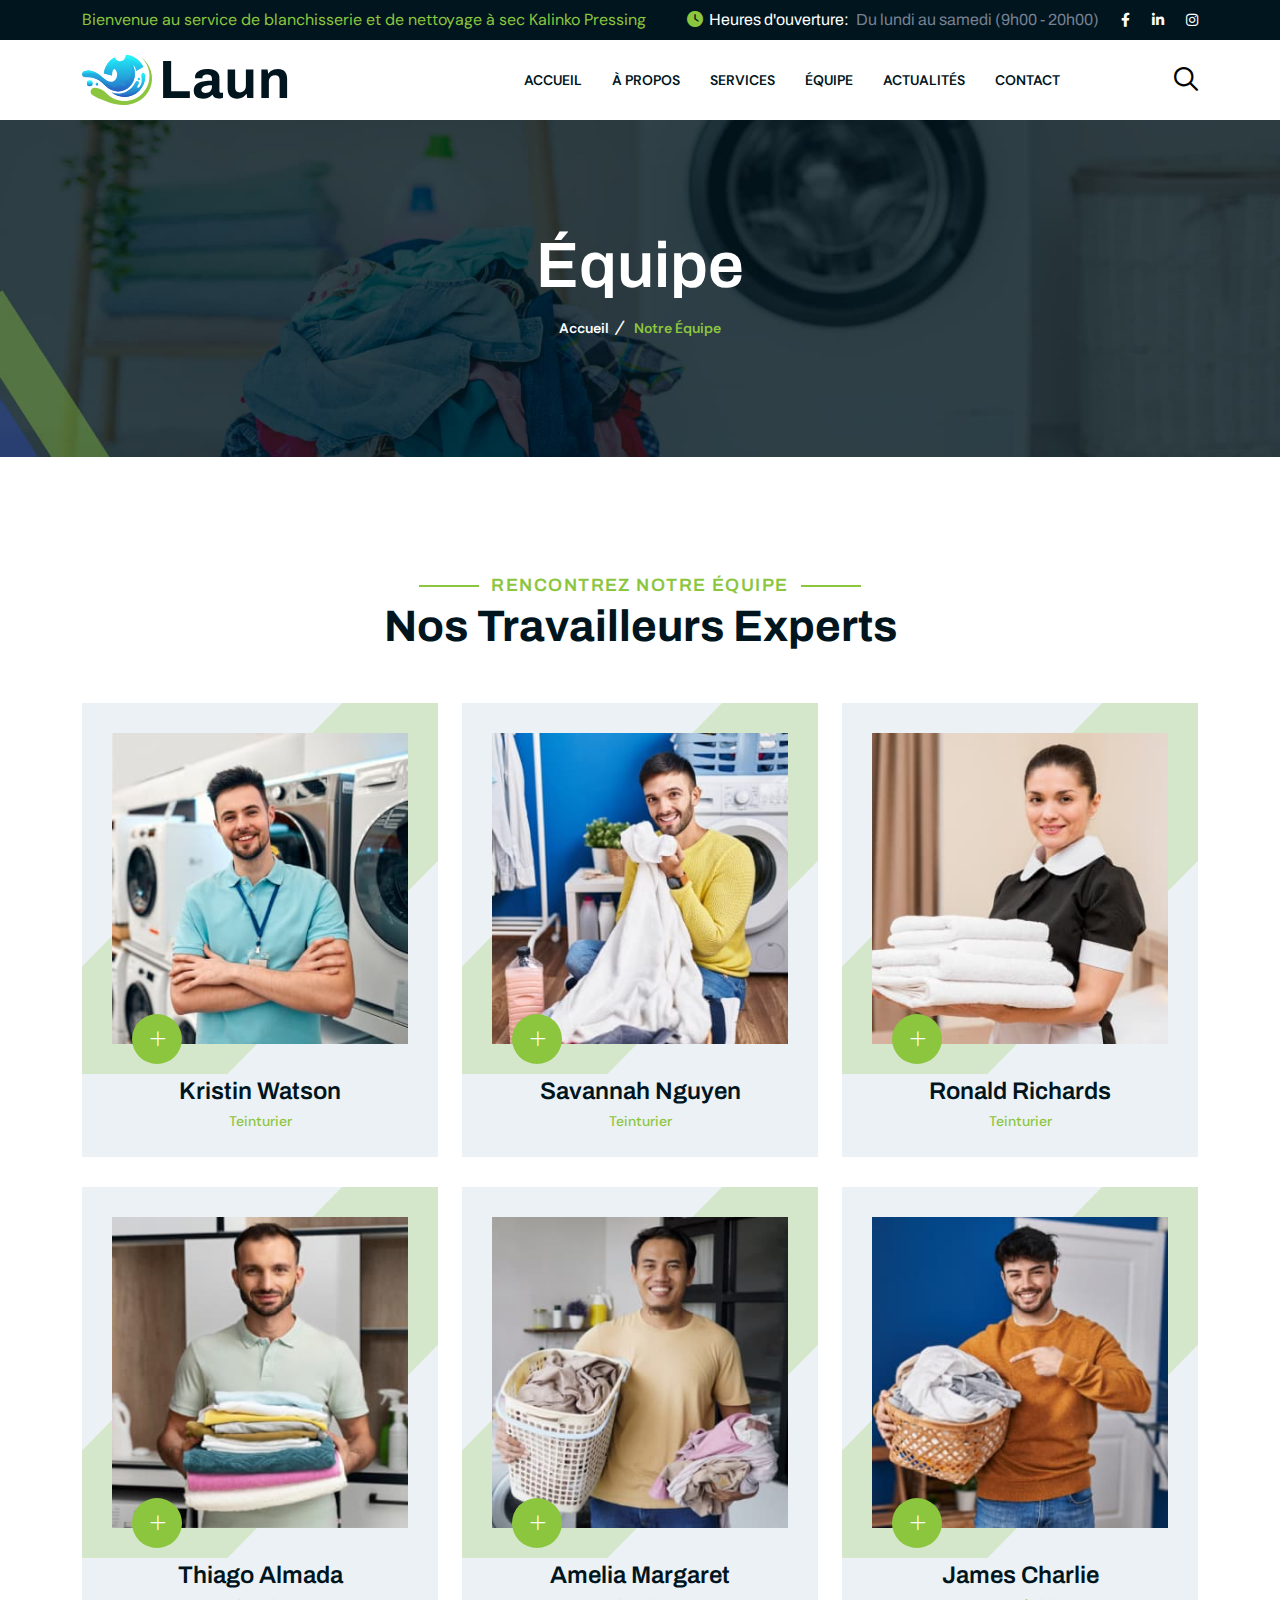
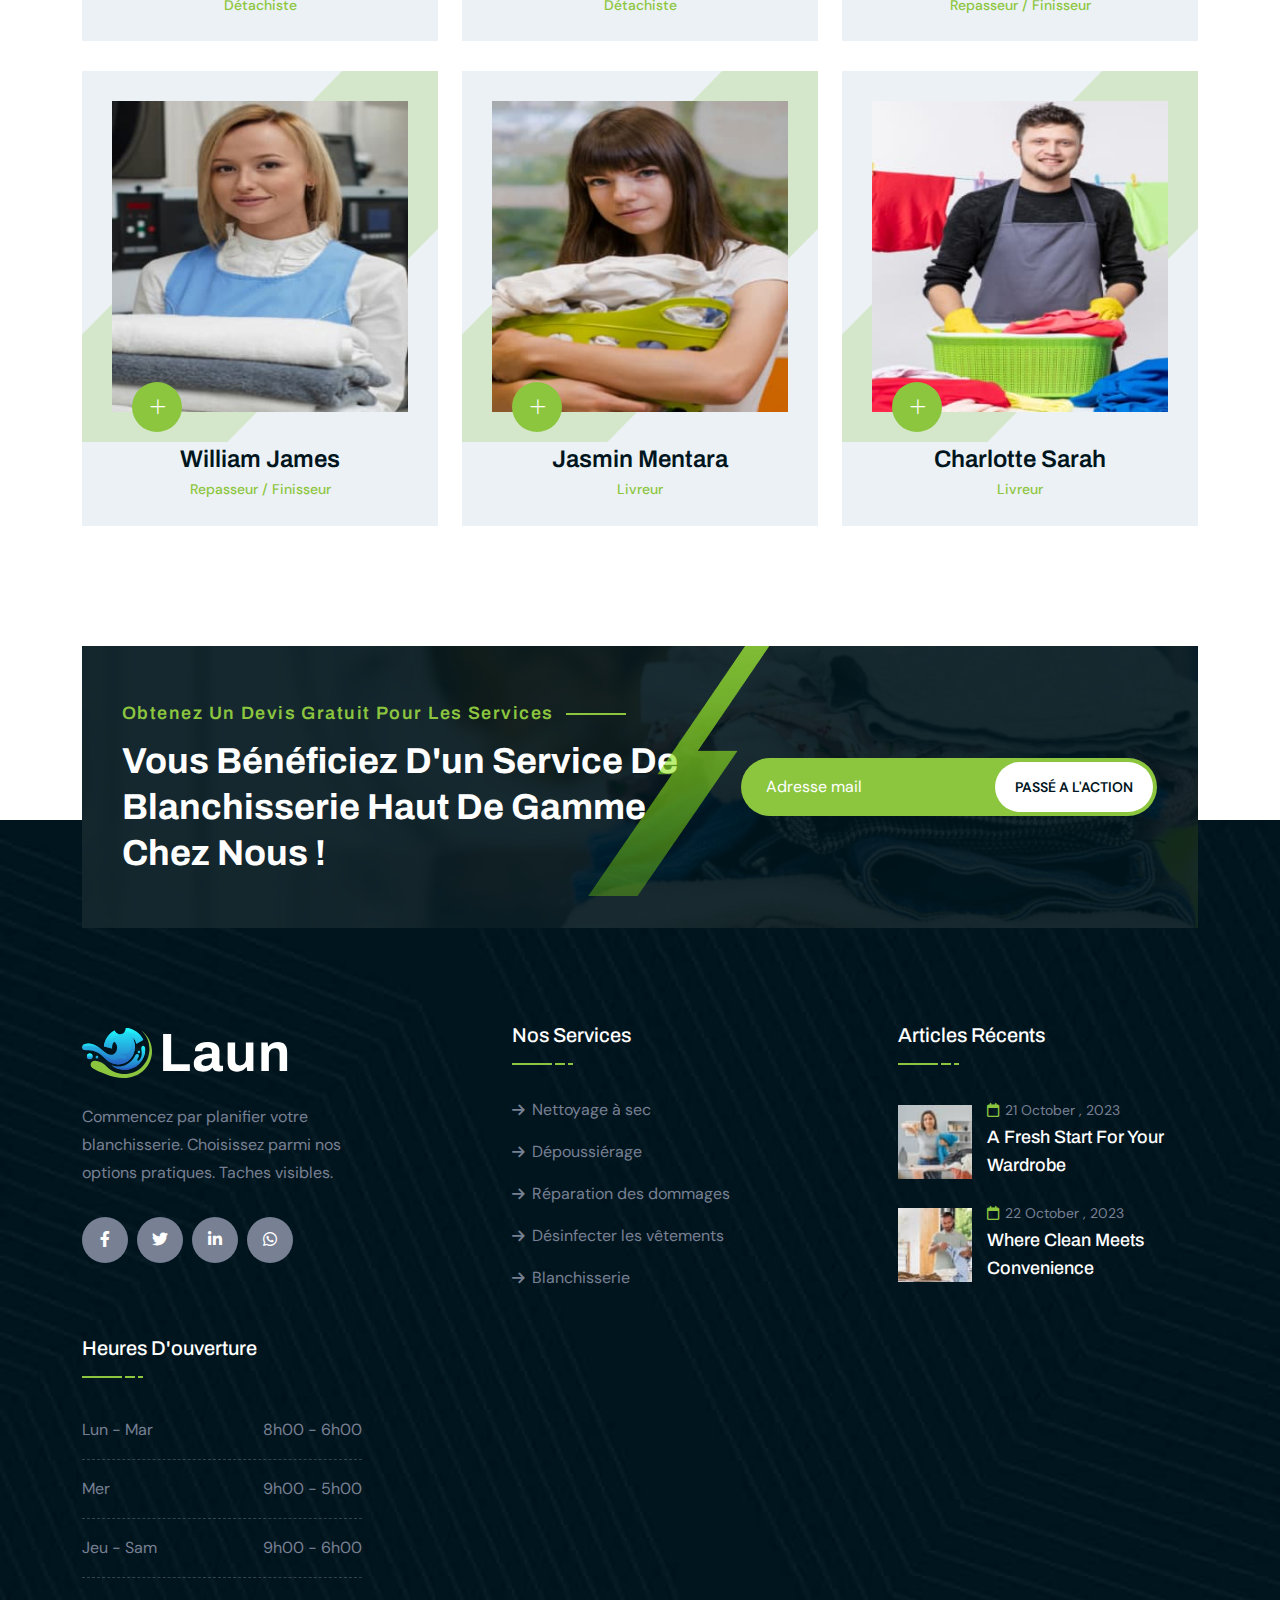
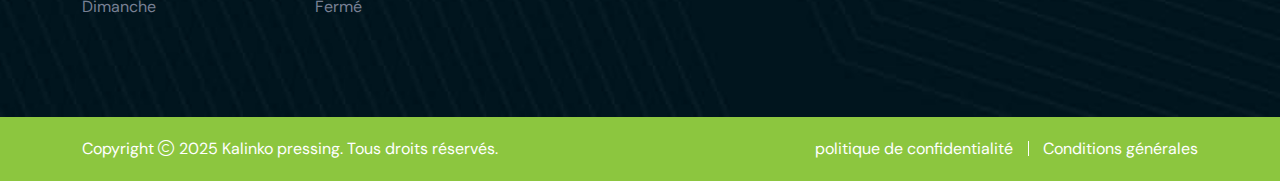
<file: equipe.html>
<!doctype html>
<html class="no-js" lang="zxx">
<!-- Mirrored from html.themeholy.com/laun/demo/team.html by HTTrack Website Copier/3.x [XR&CO'2014], Thu, 20 Mar 2025 13:18:20 GMT -->

<head>
    <meta charset="utf-8">
    <meta http-equiv="x-ua-compatible" content="ie=edge">
    <title>Laun - Laundry Service & Dry Cleaning HTML Template - Our Team</title>
    <meta name="author" content="Laun">
    <meta name="description" content="Laun - Laundry Service & Dry Cleaning HTML Template">
    <meta name="keywords" content="Laun - Laundry Service & Dry Cleaning HTML Template">
    <meta name="robots" content="INDEX,FOLLOW">
    <meta name="viewport" content="width=device-width,initial-scale=1,shrink-to-fit=no">
    <link rel="apple-touch-icon" sizes="57x57" href="assets/img/favicons/apple-icon-57x57.png">
    <link rel="apple-touch-icon" sizes="60x60" href="assets/img/favicons/apple-icon-60x60.png">
    <link rel="apple-touch-icon" sizes="72x72" href="assets/img/favicons/apple-icon-72x72.png">
    <link rel="apple-touch-icon" sizes="76x76" href="assets/img/favicons/apple-icon-76x76.png">
    <link rel="apple-touch-icon" sizes="114x114" href="assets/img/favicons/apple-icon-114x114.png">
    <link rel="apple-touch-icon" sizes="120x120" href="assets/img/favicons/apple-icon-120x120.png">
    <link rel="apple-touch-icon" sizes="144x144" href="assets/img/favicons/apple-icon-144x144.png">
    <link rel="apple-touch-icon" sizes="152x152" href="assets/img/favicons/apple-icon-152x152.png">
    <link rel="apple-touch-icon" sizes="180x180" href="assets/img/favicons/apple-icon-180x180.png">
    <link rel="icon" type="image/png" sizes="192x192" href="assets/img/favicons/android-icon-192x192.png">
    <link rel="icon" type="image/png" sizes="32x32" href="assets/img/favicons/favicon-32x32.png">
    <link rel="icon" type="image/png" sizes="96x96" href="assets/img/favicons/favicon-96x96.png">
    <link rel="icon" type="image/png" sizes="16x16" href="assets/img/favicons/favicon-16x16.png">
    <link rel="manifest" href="assets/img/favicons/manifest.json">
    <meta name="msapplication-TileColor" content="#ffffff">
    <meta name="msapplication-TileImage" content="assets/img/favicons/ms-icon-144x144.png">
    <meta name="theme-color" content="#ffffff">
    <link rel="preconnect" href="https://fonts.googleapis.com/">
    <link rel="preconnect" href="https://fonts.gstatic.com/" crossorigin>
    <link
        href="https://fonts.googleapis.com/css2?family=Archivo:wght@300;400;500;600;700;800;900&amp;family=DM+Sans:opsz,wght@9..40,300;9..40,400;9..40,500;9..40,600;9..40,700;9..40,800;9..40,900&amp;display=swap"
        rel="stylesheet">
    <link rel="stylesheet" href="assets/css/bootstrap.min.css">
    <link rel="stylesheet" href="assets/css/fontawesome.min.css">
    <link rel="stylesheet" href="assets/css/magnific-popup.min.css">
    <link rel="stylesheet" href="assets/css/swiper-bundle.min.css">
    <link rel="stylesheet" href="assets/css/style.css">
</head>

<body>
    <div class="preloader"><button class="th-btn style2 preloaderCls">Cancel Preloader</button>
        <div class="preloader-inner">
            <div class="loader">
                <div class="rot"></div><img src="assets/img/logo-white.svg" alt="Laun">
            </div>
        </div>
    </div>
    <div class="popup-search-box"><button class="searchClose"><i class="fal fa-times"></i></button>
        <form action="#"><input type="text" placeholder="What are you looking for?"> <button type="submit"><i
                    class="fal fa-search"></i></button></form>
    </div>
    <div class="th-menu-wrapper">
        <div class="th-menu-area text-center"><button class="th-menu-toggle"><i class="fal fa-times"></i></button>
            <div class="mobile-logo">
                <a href="home-laundry-services.html"><img src="assets/img/logo.svg" alt="Laun"></a>
            </div>
            <div class="th-mobile-menu">
                <ul>
                    <li><a href="index.html">Accueil</a></li>
                    <li><a href="apropos.html">À propos </a></li>
                    <li><a href="service.html">Services</a></li>
                    <li><a href="equipe.html">Équipe</a></li>
                    <li><a href="actualite.html">Actualités</a></li>
                    <li><a href="contact.html">Contact</a></li>
                </ul>
            </div>
        </div>
    </div>
    <header class="th-header header-layout2">
        <div class="header-top">
            <div class="container">
                <div class="row justify-content-center justify-content-xl-between align-items-center gy-2">
                    <div class="col-auto d-none d-lg-block">
                        <p class="header-notice text-theme"> Bienvenue au service de blanchisserie et de nettoyage à sec
                            Kalinko Pressing</p>
                    </div>
                    <div class="col-auto">
                        <div class="header-links">
                            <ul>
                                <li class="d-none d-md-inline-block"><i class="fa-solid fa-clock">

                                    </i>Heures d'ouverture:
                                    <span>Du lundi au samedi (9h00 - 20h00)</span>
                                </li>
                                <li>
                                    <div class="social-links">
                                        <span class="social-title">Suivez-nous sur :</span>
                                        <a href="https://www.facebook.com/"><i class="fab fa-facebook-f"></i></a>
                                        <a href="https://www.linkedin.com/"><i class="fab fa-linkedin-in"></i></a>
                                        <a href="https://www.instagram.com/"><i class="fab fa-instagram"></i></a>
                                    </div>
                                </li>
                            </ul>
                        </div>
                    </div>
                </div>
            </div>
        </div>
        <div class="sticky-wrapper">
            <div class="menu-area">
                <div class="container">
                    <div class="row align-items-center justify-content-between">
                        <div class="col-auto">
                            <div class="header-logo">
                                <a href="home-laundry-services.html"><img src="assets/img/logo.svg" alt="Laun"></a>
                            </div>
                        </div>
                        <div class="col-auto ms-xl-auto">
                            <nav class="main-menu d-none d-lg-inline-block">
                                <ul>
                                    <li><a href="index.html">Accueil</a></li>
                                    <li><a href="apropos.html">À propos </a></li>
                                    <li><a href="service.html">Services</a></li>
                                    <li><a href="equipe.html">Équipe</a></li>
                                    <li><a href="actualite.html">Actualités</a></li>
                                    <li><a href="contact.html">Contact</a></li>
                                </ul>
                            </nav>
                        </div>
                        <div class="col-auto">
                            <div class="header-button">
                                <button type="button" class="simple-icon searchBoxToggler">
                                    <i class="far fa-search"></i>
                                </button>
                                <button type="button" class="th-menu-toggle d-block d-lg-none"><i
                                        class="far fa-bars"></i>
                                </button>
                            </div>
                        </div>
                    </div>
                </div>
            </div>
        </div>
    </header>
    <div class="breadcumb-wrapper" data-bg-src="assets/img/bg/breadcumb-bg.jpg">
        <div class="container">
            <div class="breadcumb-content">
                <h1 class="breadcumb-title">Équipe</h1>
                <ul class="breadcumb-menu">
                    <li><a href="index.html">Accueil</a></li>
                    <li>Notre Équipe</li>
                </ul>
            </div>
        </div>
    </div>
    <section class="space">
        <div class="container">
            <div class="title-area text-center"><span class="sub-title">Rencontrez notre équipe</span>
                <h2 class="sec-title text-black">Nos travailleurs experts</h2>
            </div>
            <div class="row gy-30">
                <div class="col-xl-4 col-md-6">
                    <div class="th-team team-grid">
                        <div class="team-grid_wrapper">
                            <div class="team-img"><img src="assets/img/team/team_3_1.jpg" alt="Team"></div>
                            <div class="plus-btn"><i class="fa-light fa-plus"></i></div>
                        </div>
                        <div class="team-content">
                            <div class="media-body">
                                <h3 class="box-title"><a href="detail-equipe.html">Kristin Watson</a></h3><span
                                    class="team-desig">Teinturier</span>
                            </div>
                        </div>
                        <div class="th-social"><a href="https://www.facebook.com/"><i
                                    class="fa-brands fa-vimeo-v"></i></a> <a href="https://www.facebook.com/"><i
                                    class="fab fa-facebook-f"></i></a> <a href="https://www.twitter.com/"><i
                                    class="fab fa-twitter"></i></a> <a href="https://www.linkedin.com/"><i
                                    class="fab fa-linkedin-in"></i></a></div>
                    </div>
                </div>
                <div class="col-xl-4 col-md-6">
                    <div class="th-team team-grid">
                        <div class="team-grid_wrapper">
                            <div class="team-img"><img src="assets/img/team/team_3_2.jpg" alt="Team"></div>
                            <div class="plus-btn"><i class="fa-light fa-plus"></i></div>
                        </div>
                        <div class="team-content">
                            <div class="media-body">
                                <h3 class="box-title"><a href="detail-equipe.html">Savannah Nguyen</a></h3><span
                                    class="team-desig">Teinturier</span>
                            </div>
                        </div>
                        <div class="th-social"><a href="https://www.facebook.com/"><i
                                    class="fa-brands fa-vimeo-v"></i></a> <a href="https://www.facebook.com/"><i
                                    class="fab fa-facebook-f"></i></a> <a href="https://www.twitter.com/"><i
                                    class="fab fa-twitter"></i></a> <a href="https://www.linkedin.com/"><i
                                    class="fab fa-linkedin-in"></i></a></div>
                    </div>
                </div>
                <div class="col-xl-4 col-md-6">
                    <div class="th-team team-grid">
                        <div class="team-grid_wrapper">
                            <div class="team-img"><img src="assets/img/team/team_3_3.jpg" alt="Team"></div>
                            <div class="plus-btn"><i class="fa-light fa-plus"></i></div>
                        </div>
                        <div class="team-content">
                            <div class="media-body">
                                <h3 class="box-title"><a href="detail-equipe.html">Ronald Richards</a></h3><span
                                    class="team-desig">Teinturier</span>
                            </div>
                        </div>
                        <div class="th-social"><a href="https://www.facebook.com/"><i
                                    class="fa-brands fa-vimeo-v"></i></a> <a href="https://www.facebook.com/"><i
                                    class="fab fa-facebook-f"></i></a> <a href="https://www.twitter.com/"><i
                                    class="fab fa-twitter"></i></a> <a href="https://www.linkedin.com/"><i
                                    class="fab fa-linkedin-in"></i></a></div>
                    </div>
                </div>
                <div class="col-xl-4 col-md-6">
                    <div class="th-team team-grid">
                        <div class="team-grid_wrapper">
                            <div class="team-img"><img src="assets/img/team/team_3_4.jpg" alt="Team"></div>
                            <div class="plus-btn"><i class="fa-light fa-plus"></i></div>
                        </div>
                        <div class="team-content">
                            <div class="media-body">
                                <h3 class="box-title"><a href="detail-equipe.html">Thiago Almada</a></h3><span
                                    class="team-desig">Détachiste </span>
                            </div>
                        </div>
                        <div class="th-social"><a href="https://www.facebook.com/"><i
                                    class="fa-brands fa-vimeo-v"></i></a> <a href="https://www.facebook.com/"><i
                                    class="fab fa-facebook-f"></i></a> <a href="https://www.twitter.com/"><i
                                    class="fab fa-twitter"></i></a> <a href="https://www.linkedin.com/"><i
                                    class="fab fa-linkedin-in"></i></a></div>
                    </div>
                </div>
                <div class="col-xl-4 col-md-6">
                    <div class="th-team team-grid">
                        <div class="team-grid_wrapper">
                            <div class="team-img"><img src="assets/img/team/team_3_5.jpg" alt="Team"></div>
                            <div class="plus-btn"><i class="fa-light fa-plus"></i></div>
                        </div>
                        <div class="team-content">
                            <div class="media-body">
                                <h3 class="box-title"><a href="detail-equipe.html">Amelia Margaret</a></h3><span
                                    class="team-desig">Détachiste </span>
                            </div>
                        </div>
                        <div class="th-social"><a href="https://www.facebook.com/"><i
                                    class="fa-brands fa-vimeo-v"></i></a> <a href="https://www.facebook.com/"><i
                                    class="fab fa-facebook-f"></i></a> <a href="https://www.twitter.com/"><i
                                    class="fab fa-twitter"></i></a> <a href="https://www.linkedin.com/"><i
                                    class="fab fa-linkedin-in"></i></a></div>
                    </div>
                </div>
                <div class="col-xl-4 col-md-6">
                    <div class="th-team team-grid">
                        <div class="team-grid_wrapper">
                            <div class="team-img"><img src="assets/img/team/team_3_6.jpg" alt="Team"></div>
                            <div class="plus-btn"><i class="fa-light fa-plus"></i></div>
                        </div>
                        <div class="team-content">
                            <div class="media-body">
                                <h3 class="box-title"><a href="detail-equipe.html">James Charlie</a></h3><span
                                    class="team-desig">Repasseur / Finisseur</span>
                            </div>
                        </div>
                        <div class="th-social"><a href="https://www.facebook.com/"><i
                                    class="fa-brands fa-vimeo-v"></i></a> <a href="https://www.facebook.com/"><i
                                    class="fab fa-facebook-f"></i></a> <a href="https://www.twitter.com/"><i
                                    class="fab fa-twitter"></i></a> <a href="https://www.linkedin.com/"><i
                                    class="fab fa-linkedin-in"></i></a></div>
                    </div>
                </div>
                <div class="col-xl-4 col-md-6">
                    <div class="th-team team-grid">
                        <div class="team-grid_wrapper">
                            <div class="team-img"><img src="assets/img/team/team_3_7.jpg" alt="Team"></div>
                            <div class="plus-btn"><i class="fa-light fa-plus"></i></div>
                        </div>
                        <div class="team-content">
                            <div class="media-body">
                                <h3 class="box-title"><a href="detail-equipe.html">William James</a></h3><span
                                    class="team-desig">Repasseur / Finisseur</span>
                            </div>
                        </div>
                        <div class="th-social"><a href="https://www.facebook.com/"><i
                                    class="fa-brands fa-vimeo-v"></i></a> <a href="https://www.facebook.com/"><i
                                    class="fab fa-facebook-f"></i></a> <a href="https://www.twitter.com/"><i
                                    class="fab fa-twitter"></i></a> <a href="https://www.linkedin.com/"><i
                                    class="fab fa-linkedin-in"></i></a></div>
                    </div>
                </div>
                <div class="col-xl-4 col-md-6">
                    <div class="th-team team-grid">
                        <div class="team-grid_wrapper">
                            <div class="team-img"><img src="assets/img/team/team_3_8.jpg" alt="Team"></div>
                            <div class="plus-btn"><i class="fa-light fa-plus"></i></div>
                        </div>
                        <div class="team-content">
                            <div class="media-body">
                                <h3 class="box-title"><a href="detail-equipe.html">Jasmin Mentara</a></h3><span
                                    class="team-desig">Livreur</span>
                            </div>
                        </div>
                        <div class="th-social"><a href="https://www.facebook.com/"><i
                                    class="fa-brands fa-vimeo-v"></i></a> <a href="https://www.facebook.com/"><i
                                    class="fab fa-facebook-f"></i></a> <a href="https://www.twitter.com/"><i
                                    class="fab fa-twitter"></i></a> <a href="https://www.linkedin.com/"><i
                                    class="fab fa-linkedin-in"></i></a></div>
                    </div>
                </div>
                <div class="col-xl-4 col-md-6">
                    <div class="th-team team-grid">
                        <div class="team-grid_wrapper">
                            <div class="team-img"><img src="assets/img/team/team_3_9.jpg" alt="Team"></div>
                            <div class="plus-btn"><i class="fa-light fa-plus"></i></div>
                        </div>
                        <div class="team-content">
                            <div class="media-body">
                                <h3 class="box-title"><a href="detail-equipe.html">Charlotte Sarah</a></h3><span
                                    class="team-desig">Livreur</span>
                            </div>
                        </div>
                        <div class="th-social"><a href="https://www.facebook.com/"><i
                                    class="fa-brands fa-vimeo-v"></i></a> <a href="https://www.facebook.com/"><i
                                    class="fab fa-facebook-f"></i></a> <a href="https://www.twitter.com/"><i
                                    class="fab fa-twitter"></i></a> <a href="https://www.linkedin.com/"><i
                                    class="fab fa-linkedin-in"></i></a></div>
                    </div>
                </div>
            </div>
        </div>
    </section>
    <div class="">
        <div class="container z-index-common">
            <div class="cta-wrap" data-overlay="title" data-opacity="9" data-bg-src="assets/img/bg/cta_bg_2.jpg">
                <div class="row align-items-center">
                    <div class="col-xl-7 col-lg-6 mb-5 mb-lg-0">
                        <div class="title-area mb-0 text-center text-lg-start">
                            <span class="sub-title style1">
                                Obtenez un devis gratuit pour les services
                            </span>
                            <h3 class="sec-title text-white">Vous bénéficiez d'un service de blanchisserie haut de gamme
                                chez nous !</h3>
                        </div>
                    </div>
                    <div class="col-xl-5 col-lg-6">
                        <form class="cta-form">
                            <div class="form-group"><input class="form-control" type="email" placeholder="Adresse mail"
                                    required=""> <button type="submit" class="th-btn style4">Passé a l'action</button>
                            </div>
                        </form>
                    </div>
                </div>
                <div class="cta-shape"><img src="assets/img/shape/line.png" alt=""></div>
            </div>
        </div>
    </div>
    <footer class="footer-wrapper footer-layout2" data-bg-src="assets/img/bg/footer_bg_2.jpg">
        <div class="widget-area">
            <div class="container">
                <div class="row justify-content-between">
                    <div class="col-md-6 col-xl-3">
                        <div class="widget footer-widget">
                            <div class="th-widget-about">
                                <div class="about-logo">
                                    <a href="home-laundry-services.html"><img src="assets/img/logo-white.svg"
                                            alt="Laun"></a>
                                </div>
                                <p class="about-text">
                                    Commencez par planifier votre blanchisserie. Choisissez parmi nos options pratiques.
                                    Taches visibles.
                                </p>
                                <div class="th-social"><a href="https://www.facebook.com/"><i
                                            class="fab fa-facebook-f"></i></a> <a href="https://www.twitter.com/"><i
                                            class="fab fa-twitter"></i></a> <a href="https://www.linkedin.com/"><i
                                            class="fab fa-linkedin-in"></i></a> <a href="https://www.whatsapp.com/"><i
                                            class="fab fa-whatsapp"></i></a></div>
                            </div>
                        </div>
                    </div>
                    <div class="col-md-6 col-xl-auto">
                        <div class="widget widget_nav_menu footer-widget">
                            <h3 class="widget_title">Nos Services</h3>
                            <div class="menu-all-pages-container">
                                <ul class="menu">
                                    <li><a href="service.html">Nettoyage à sec</a></li>
                                    <li><a href="service.html">Dépoussiérage</a></li>
                                    <li><a href="service.html">Réparation des dommages</a></li>
                                    <li><a href="service.html">Désinfecter les vêtements</a></li>
                                    <li><a href="service.html">Blanchisserie</a></li>
                                </ul>
                            </div>
                        </div>
                    </div>
                    <div class="col-md-6 col-xl-auto">
                        <div class="widget footer-widget">
                            <h3 class="widget_title">Articles récents</h3>
                            <div class="recent-post-wrap">
                                <div class="recent-post">
                                    <div class="media-img">
                                        <a href="blog-details.html"><img src="assets/img/blog/recent-post-1-1.jpg"
                                                alt="Blog Image"></a>
                                    </div>
                                    <div class="media-body">
                                        <div class="recent-post-meta"><a href="blog.html"><i
                                                    class="far fa-calendar"></i>21 October , 2023</a></div>
                                        <h4 class="post-title"><a class="text-inherit" href="blog-details.html">A Fresh
                                                Start for Your Wardrobe</a></h4>
                                    </div>
                                </div>
                                <div class="recent-post">
                                    <div class="media-img">
                                        <a href="blog-details.html"><img src="assets/img/blog/recent-post-1-2.jpg"
                                                alt="Blog Image"></a>
                                    </div>
                                    <div class="media-body">
                                        <div class="recent-post-meta"><a href="blog.html"><i
                                                    class="far fa-calendar"></i>22 October , 2023</a></div>
                                        <h4 class="post-title"><a class="text-inherit" href="blog-details.html">Where
                                                Clean Meets Convenience</a></h4>
                                    </div>
                                </div>
                            </div>
                        </div>
                    </div>
                    <div class="col-md-6 col-xl-auto">
                        <div class="widget footer-widget">
                            <h3 class="widget_title">Heures d'ouverture</h3>
                            <div class="th-widget-schedule">
                                <p class="schedule-info"><span>Lun - Mar</span><span>8h00 - 6h00 </span></p>
                                <p class="schedule-info"><span>Mer</span><span>9h00 - 5h00 </span></p>
                                <p class="schedule-info"><span>Jeu - Sam</span><span>9h00 - 6h00 </span></p>
                                <p class="schedule-info"><span>Dimanche</span><span>Fermé</span></p>
                            </div>
                        </div>
                    </div>
                </div>
            </div>
        </div>
        <div class="copyright-wrap">
            <div class="container">
                <div class="row gy-2 align-items-center">
                    <div class="col-lg-6">
                        <p class="copyright-text">Copyright <i class="fal fa-copyright"></i> 2025 <a
                                href="home-laundry-services.html">Kalinko pressing</a>. Tous droits réservés.</p>
                    </div>
                    <div class="col-lg-6 text-center text-md-end">
                        <div class="footer-links">
                            <ul>
                                <li><a href="contact.html">politique de confidentialité</a></li>
                                <li><a href="contact.html">Conditions générales</a></li>
                            </ul>
                        </div>
                    </div>
                </div>
            </div>
        </div>
    </footer>
    <div class="scroll-top"><svg class="progress-circle svg-content" width="100%" height="100%" viewBox="-1 -1 102 102">
            <path d="M50,1 a49,49 0 0,1 0,98 a49,49 0 0,1 0,-98"
                style="transition: stroke-dashoffset 10ms linear 0s; stroke-dasharray: 307.919, 307.919; stroke-dashoffset: 307.919;">
            </path>
        </svg></div>
    <script src="assets/js/vendor/jquery-3.6.0.min.js"></script>
    <script src="assets/js/swiper-bundle.min.js"></script>
    <script src="assets/js/bootstrap.min.js"></script>
    <script src="assets/js/jquery.magnific-popup.min.js"></script>
    <script src="assets/js/jquery.counterup.min.js"></script>
    <script src="assets/js/jquery-ui.min.js"></script>
    <script src="assets/js/imagesloaded.pkgd.min.js"></script>
    <script src="assets/js/isotope.pkgd.min.js"></script>
    <script src="assets/js/nice-select.min.js"></script>
    <script src="assets/js/main.js"></script>
</body>
<!-- Mirrored from html.themeholy.com/laun/demo/team.html by HTTrack Website Copier/3.x [XR&CO'2014], Thu, 20 Mar 2025 13:18:22 GMT -->

</html>
</file>
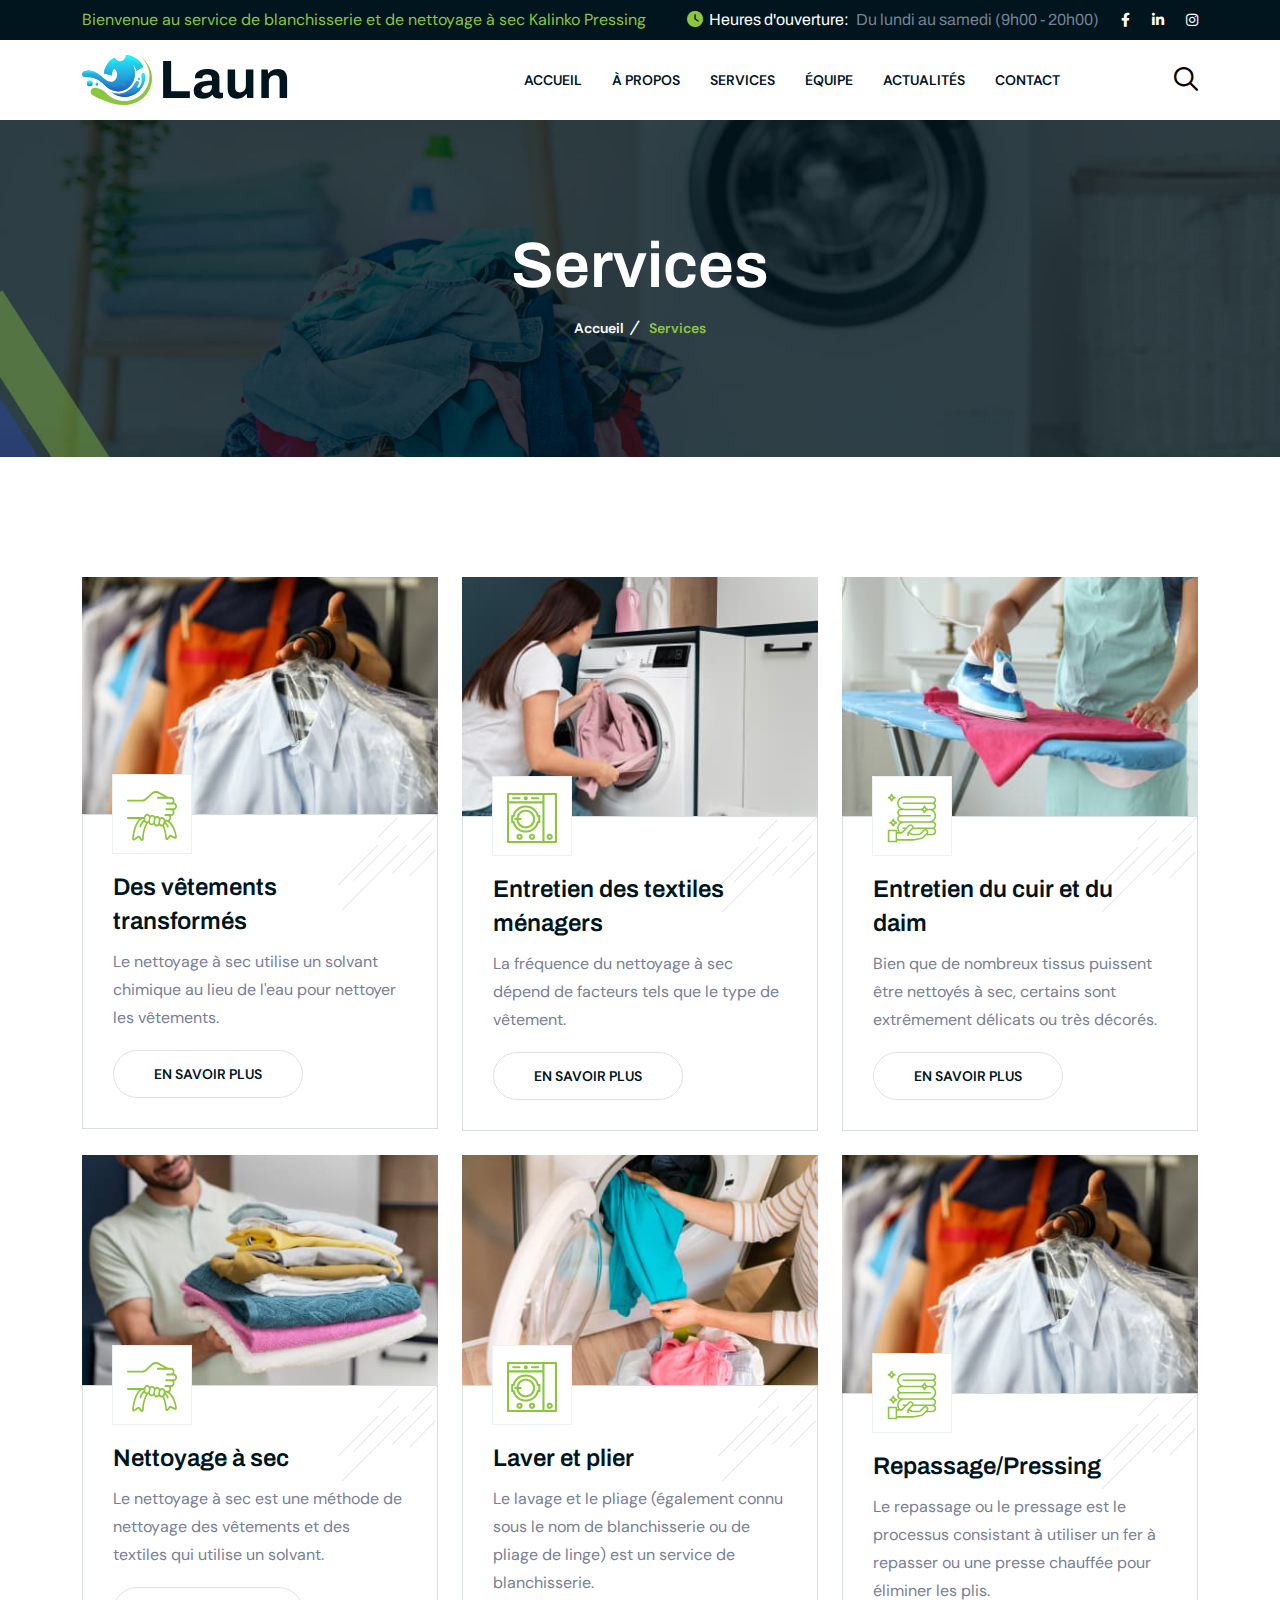
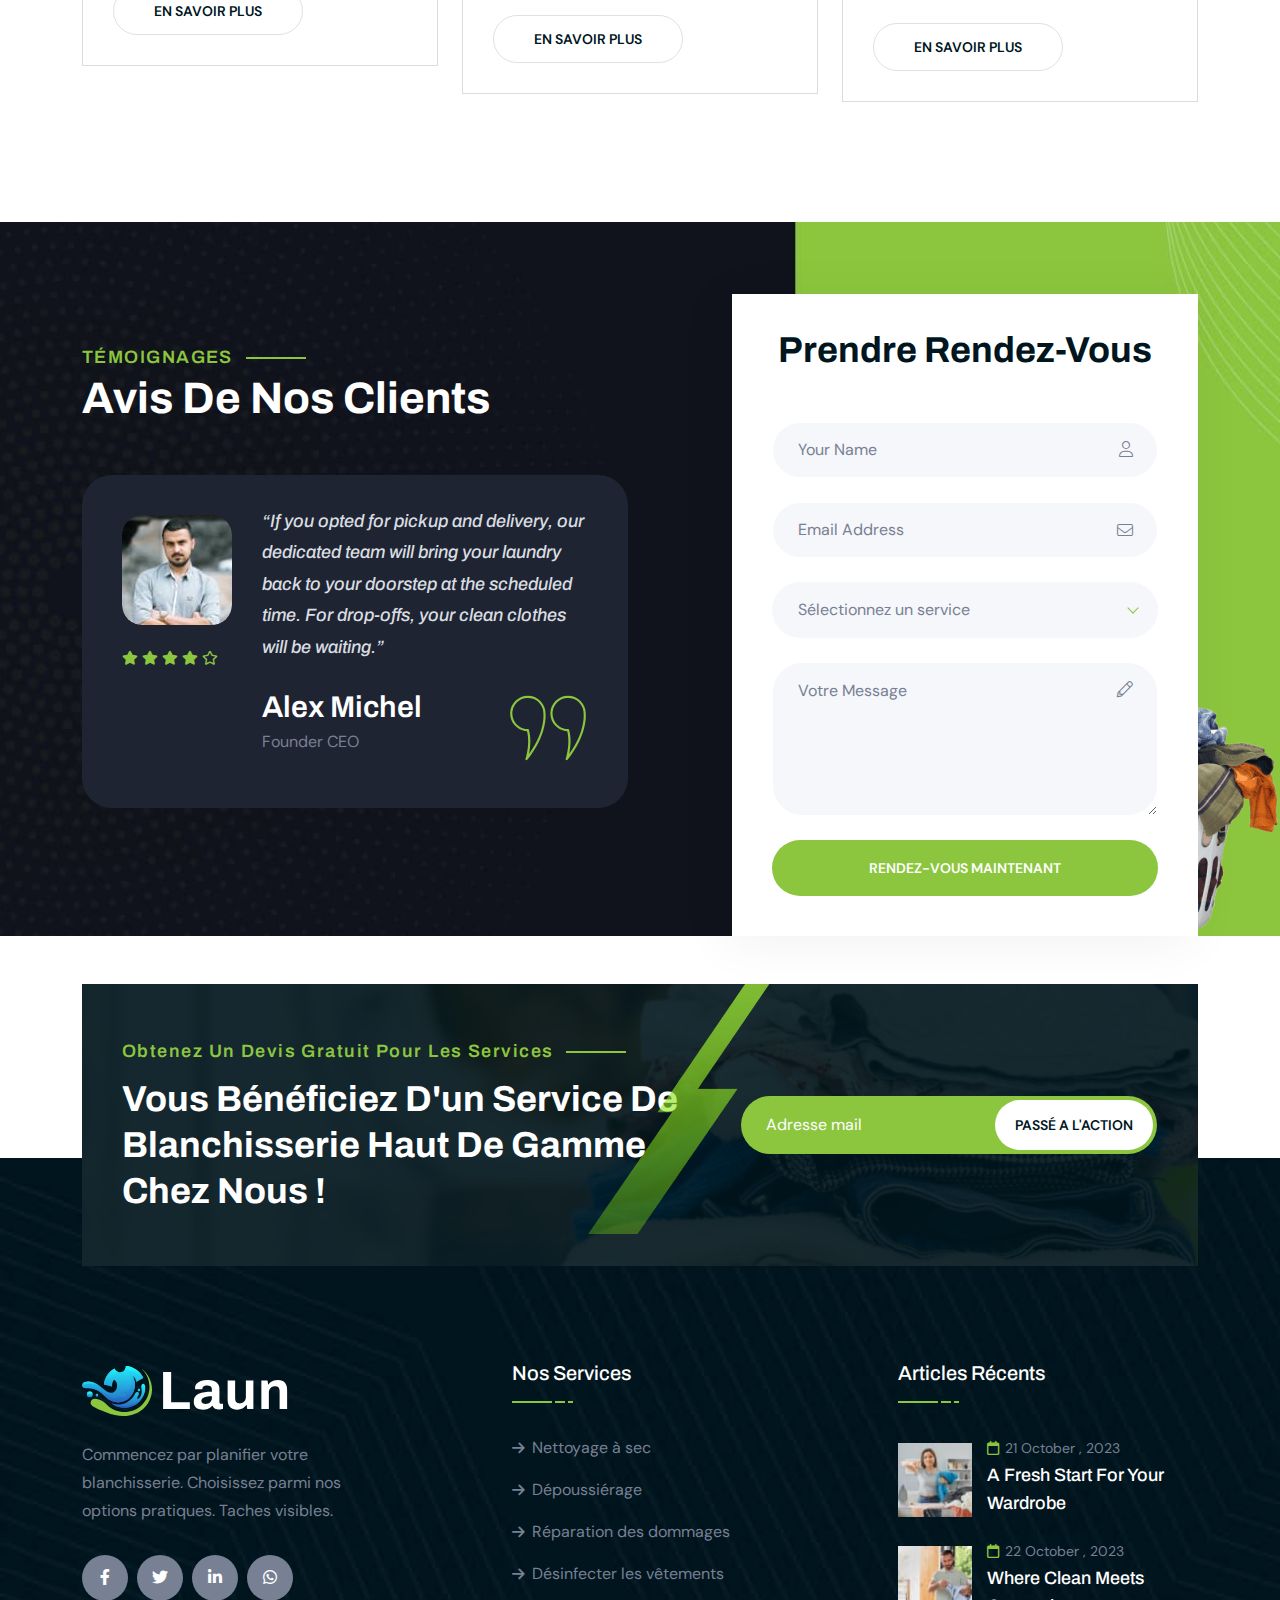
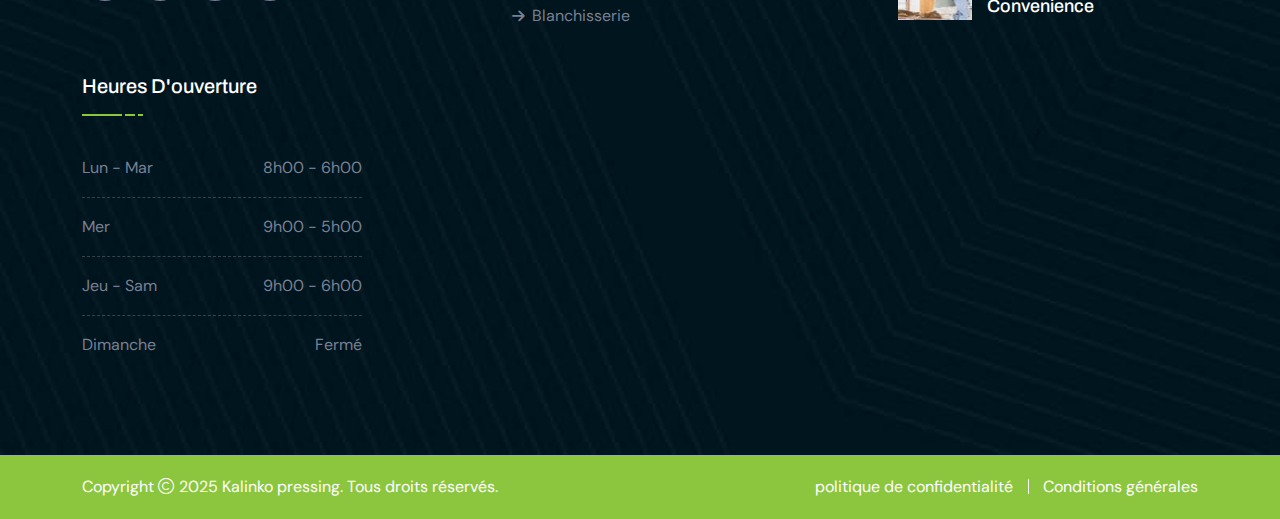
<file: service.html>
<!doctype html>
<html class="no-js" lang="zxx">
<!-- Mirrored from html.themeholy.com/laun/demo/service.html by HTTrack Website Copier/3.x [XR&CO'2014], Thu, 20 Mar 2025 13:18:11 GMT -->

<head>
    <meta charset="utf-8">
    <meta http-equiv="x-ua-compatible" content="ie=edge">
    <title>Laun - Laundry Service & Dry Cleaning HTML Template - Services</title>
    <meta name="author" content="Laun">
    <meta name="description" content="Laun - Laundry Service & Dry Cleaning HTML Template">
    <meta name="keywords" content="Laun - Laundry Service & Dry Cleaning HTML Template">
    <meta name="robots" content="INDEX,FOLLOW">
    <meta name="viewport" content="width=device-width,initial-scale=1,shrink-to-fit=no">
    <link rel="apple-touch-icon" sizes="57x57" href="assets/img/favicons/apple-icon-57x57.png">
    <link rel="apple-touch-icon" sizes="60x60" href="assets/img/favicons/apple-icon-60x60.png">
    <link rel="apple-touch-icon" sizes="72x72" href="assets/img/favicons/apple-icon-72x72.png">
    <link rel="apple-touch-icon" sizes="76x76" href="assets/img/favicons/apple-icon-76x76.png">
    <link rel="apple-touch-icon" sizes="114x114" href="assets/img/favicons/apple-icon-114x114.png">
    <link rel="apple-touch-icon" sizes="120x120" href="assets/img/favicons/apple-icon-120x120.png">
    <link rel="apple-touch-icon" sizes="144x144" href="assets/img/favicons/apple-icon-144x144.png">
    <link rel="apple-touch-icon" sizes="152x152" href="assets/img/favicons/apple-icon-152x152.png">
    <link rel="apple-touch-icon" sizes="180x180" href="assets/img/favicons/apple-icon-180x180.png">
    <link rel="icon" type="image/png" sizes="192x192" href="assets/img/favicons/android-icon-192x192.png">
    <link rel="icon" type="image/png" sizes="32x32" href="assets/img/favicons/favicon-32x32.png">
    <link rel="icon" type="image/png" sizes="96x96" href="assets/img/favicons/favicon-96x96.png">
    <link rel="icon" type="image/png" sizes="16x16" href="assets/img/favicons/favicon-16x16.png">
    <link rel="manifest" href="assets/img/favicons/manifest.json">
    <meta name="msapplication-TileColor" content="#ffffff">
    <meta name="msapplication-TileImage" content="assets/img/favicons/ms-icon-144x144.png">
    <meta name="theme-color" content="#ffffff">
    <link rel="preconnect" href="https://fonts.googleapis.com/">
    <link rel="preconnect" href="https://fonts.gstatic.com/" crossorigin>
    <link
        href="https://fonts.googleapis.com/css2?family=Archivo:wght@300;400;500;600;700;800;900&amp;family=DM+Sans:opsz,wght@9..40,300;9..40,400;9..40,500;9..40,600;9..40,700;9..40,800;9..40,900&amp;display=swap"
        rel="stylesheet">
    <link rel="stylesheet" href="assets/css/bootstrap.min.css">
    <link rel="stylesheet" href="assets/css/fontawesome.min.css">
    <link rel="stylesheet" href="assets/css/magnific-popup.min.css">
    <link rel="stylesheet" href="assets/css/swiper-bundle.min.css">
    <link rel="stylesheet" href="assets/css/style.css">
</head>

<body>
    <div class="preloader"><button class="th-btn style2 preloaderCls">Cancel Preloader</button>
        <div class="preloader-inner">
            <div class="loader">
                <div class="rot"></div><img src="assets/img/logo-white.svg" alt="Laun">
            </div>
        </div>
    </div>
    <div class="popup-search-box"><button class="searchClose"><i class="fal fa-times"></i></button>
        <form action="#"><input type="text" placeholder="What are you looking for?"> <button type="submit"><i
                    class="fal fa-search"></i></button></form>
    </div>
    <div class="th-menu-wrapper">
        <div class="th-menu-area text-center"><button class="th-menu-toggle"><i class="fal fa-times"></i></button>
            <div class="mobile-logo"><a href="home-laundry-services.html"><img src="assets/img/logo.svg" alt="Laun"></a>
            </div>
            <div class="th-mobile-menu">
                <ul>
                    <li><a href="index.html">Accueil</a></li>
                    <li><a href="apropos.html">À propos </a></li>
                    <li><a href="service.html">Services</a></li>
                    <li><a href="equipe.html">Équipe</a></li>
                    <li><a href="actualite.html">Actualités</a></li>
                    <li><a href="contact.html">Contact</a></li>
                </ul>
            </div>
        </div>
    </div>
    <header class="th-header header-layout2">
        <div class="header-top">
            <div class="container">
                <div class="row justify-content-center justify-content-xl-between align-items-center gy-2">
                    <div class="col-auto d-none d-lg-block">
                        <p class="header-notice text-theme"> Bienvenue au service de blanchisserie et de nettoyage à sec
                            Kalinko Pressing</p>
                    </div>
                    <div class="col-auto">
                        <div class="header-links">
                            <ul>
                                <li class="d-none d-md-inline-block"><i class="fa-solid fa-clock">

                                    </i>Heures d'ouverture:
                                    <span>Du lundi au samedi (9h00 - 20h00)</span>
                                </li>
                                <li>
                                    <div class="social-links">
                                        <span class="social-title">Suivez-nous sur :</span>
                                        <a href="https://www.facebook.com/"><i class="fab fa-facebook-f"></i></a>
                                        <a href="https://www.linkedin.com/"><i class="fab fa-linkedin-in"></i></a>
                                        <a href="https://www.instagram.com/"><i class="fab fa-instagram"></i></a>
                                    </div>
                                </li>
                            </ul>
                        </div>
                    </div>
                </div>
            </div>
        </div>
        <div class="sticky-wrapper">
            <div class="menu-area">
                <div class="container">
                    <div class="row align-items-center justify-content-between">
                        <div class="col-auto">
                            <div class="header-logo"><a href="home-laundry-services.html"><img src="assets/img/logo.svg"
                                        alt="Laun"></a></div>
                        </div>
                        <div class="col-auto ms-xl-auto">
                            <nav class="main-menu d-none d-lg-inline-block">
                                <ul>
                                    <li><a href="index.html">Accueil</a></li>
                                    <li><a href="apropos.html">À propos </a></li>
                                    <li><a href="service.html">Services</a></li>
                                    <li><a href="equipe.html">Équipe</a></li>
                                    <li><a href="actualite.html">Actualités</a></li>
                                    <li><a href="contact.html">Contact</a></li>
                                </ul>
                            </nav>
                        </div>
                        <div class="col-auto">
                            <div class="header-button">
                                <button type="button" class="simple-icon searchBoxToggler">
                                    <i class="far fa-search"></i>
                                </button>
                                <button type="button" class="th-menu-toggle d-block d-lg-none"><i
                                        class="far fa-bars"></i>
                                </button>
                            </div>
                        </div>
                    </div>
                </div>
            </div>
        </div>
    </header>
    <div class="breadcumb-wrapper" data-bg-src="assets/img/bg/breadcumb-bg.jpg">
        <div class="container">
            <div class="breadcumb-content">
                <h1 class="breadcumb-title">Services</h1>
                <ul class="breadcumb-menu">
                    <li><a href="index.html">Accueil</a></li>
                    <li>Services</li>
                </ul>
            </div>
        </div>
    </div>
    <section class="bg-top-center overflow-hidden space">
        <div class="container">
            <div class="row gy-4">
                <div class="col-md-6 col-xl-4">
                    <div class="service-item">
                        <div class="service-item_wrapper">
                            <div class="service-item_img"><img src="assets/img/service/service_box_1.jpg" alt="img">
                            </div>
                            <div class="service-item_icon"><img src="assets/img/icon/service_2_1.svg" alt="Icon"></div>
                        </div>
                        <div class="service-item_content" data-bg-src="assets/img/shape/service_shape_2.png">
                            <h3 class="box-title"><a href="service-details.html">Des vêtements transformés</a>
                            </h3>
                            <p class="service-item_text">
                                Le nettoyage à sec utilise un solvant chimique au lieu de l'eau pour nettoyer
                                les vêtements.
                            </p>
                            <a href="service-details.html" class="th-btn border">En savoir plus</a>
                        </div>
                    </div>
                </div>
                <div class="col-md-6 col-xl-4">
                    <div class="service-item">
                        <div class="service-item_wrapper">
                            <div class="service-item_img"><img src="assets/img/service/service_box_2.jpg" alt="img">
                            </div>
                            <div class="service-item_icon"><img src="assets/img/icon/service_2_2.svg" alt="Icon"></div>
                        </div>
                        <div class="service-item_content" data-bg-src="assets/img/shape/service_shape_2.png">
                            <h3 class="box-title"><a href="service-details.html">Entretien des textiles
                                    ménagers</a></h3>
                            <p class="service-item_text">
                                La fréquence du nettoyage à sec dépend de facteurs tels que le type de vêtement.
                            </p>
                            <a href="service-details.html" class="th-btn border">En savoir plus</a>
                        </div>
                    </div>
                </div>
                <div class="col-md-6 col-xl-4">
                    <div class="service-item">
                        <div class="service-item_wrapper">
                            <div class="service-item_img"><img src="assets/img/service/service_box_3.jpg" alt="img">
                            </div>
                            <div class="service-item_icon"><img src="assets/img/icon/service_2_3.svg" alt="Icon"></div>
                        </div>
                        <div class="service-item_content" data-bg-src="assets/img/shape/service_shape_2.png">
                            <h3 class="box-title"><a href="service-details.html">Entretien du cuir et du
                                    daim</a></h3>
                            <p class="service-item_text">
                                Bien que de nombreux tissus puissent être nettoyés à sec, certains sont
                                extrêmement délicats ou très décorés.
                            </p>
                            <a href="service-details.html" class="th-btn border">En savoir plus</a>
                        </div>
                    </div>
                </div>
                <div class="col-md-6 col-xl-4">
                    <div class="service-item">
                        <div class="service-item_wrapper">
                            <div class="service-item_img"><img src="assets/img/service/service_box_4.jpg" alt="img">
                            </div>
                            <div class="service-item_icon"><img src="assets/img/icon/service_2_1.svg" alt="Icon"></div>
                        </div>
                        <div class="service-item_content" data-bg-src="assets/img/shape/service_shape_2.png">
                            <h3 class="box-title"><a href="service-details.html">Nettoyage à sec</a></h3>
                            <p class="service-item_text">
                                Le nettoyage à sec est une méthode de nettoyage des vêtements et des textiles
                                qui utilise un solvant.
                            </p><a href="service-details.html" class="th-btn border">En savoir plus</a>
                        </div>
                    </div>
                </div>
                <div class="col-md-6 col-xl-4">
                    <div class="service-item">
                        <div class="service-item_wrapper">
                            <div class="service-item_img"><img src="assets/img/service/service_box_5.jpg" alt="img">
                            </div>
                            <div class="service-item_icon"><img src="assets/img/icon/service_2_2.svg" alt="Icon"></div>
                        </div>
                        <div class="service-item_content" data-bg-src="assets/img/shape/service_shape_2.png">
                            <h3 class="box-title"><a href="service-details.html">Laver et plier</a></h3>
                            <p class="service-item_text">
                                Le lavage et le pliage (également connu sous le nom de blanchisserie ou de
                                pliage de linge) est un service de blanchisserie.
                            </p><a href="service-details.html" class="th-btn border">En savoir plus</a>
                        </div>
                    </div>
                </div>
                <div class="col-md-6 col-xl-4">
                    <div class="service-item">
                        <div class="service-item_wrapper">
                            <div class="service-item_img"><img src="assets/img/service/service_box_1.jpg" alt="img">
                            </div>
                            <div class="service-item_icon"><img src="assets/img/icon/service_2_3.svg" alt="Icon"></div>
                        </div>
                        <div class="service-item_content" data-bg-src="assets/img/shape/service_shape_2.png">
                            <h3 class="box-title"><a href="service-details.html">Repassage/Pressing</a></h3>
                            <p class="service-item_text">
                                Le repassage ou le pressage est le processus consistant à utiliser un fer à
                                repasser ou une presse chauffée pour éliminer les plis.
                            </p><a href="service-details.html" class="th-btn border">En savoir plus</a>
                        </div>
                    </div>
                </div>
            </div>
        </div>
    </section>
    <section class="testi-area" id="testi-sec" data-bg-src="assets/img/bg/testi_bg_1.jpg">
        <div class="shape-mockup" data-bottom="0" data-right="0"><img src="assets/img/shape/testi_img_1.png"
                alt="shape"></div>
        <div class="container">
            <div class="row align-items-center">
                <div class="col-xl-6">
                    <div class="testi-card-slide">
                        <div class="title-area"><span class="sub-title style1">TÉMOIGNAGES</span>
                            <h2 class="sec-title text-white">Avis de nos clients</h2>
                        </div>
                        <div class="swiper th-slider" id="testiSlide1" data-slider-options='{"effect":"slide"}'>
                            <div class="swiper-wrapper">
                                <div class="swiper-slide">
                                    <div class="testi-card">
                                        <div class="testi-card_wrapp">
                                            <div class="testi-card_profile">
                                                <div class="testi-card_avater global-img"><img
                                                        src="assets/img/testimonial/testi_1_1.jpg" alt="Avater"></div>
                                                <div class="star-icon"><a href="#"><i class="fa-solid fa-star"></i></a>
                                                    <a href="#"><i class="fa-solid fa-star"></i></a> <a href="#"><i
                                                            class="fa-solid fa-star"></i></a> <a href="#"><i
                                                            class="fa-solid fa-star"></i></a> <a href="#"><i
                                                            class="fa-regular fa-star"></i></a>
                                                </div>
                                            </div>
                                            <div class="testi-card_wrapper">
                                                <p class="testi-card_text">“If you opted for pickup and delivery, our
                                                    dedicated team will bring your laundry back to your doorstep at the
                                                    scheduled time. For drop-offs, your clean clothes will be waiting.”
                                                </p>
                                                <div class="testimonial-author">
                                                    <div class="testi-card_content">
                                                        <h3 class="testi-card_name">Alex Michel</h3><span
                                                            class="testi-card_desig">Founder CEO</span>
                                                    </div>
                                                    <div class="testi-quote"><img src="assets/img/icon/quote.svg"
                                                            alt=""></div>
                                                </div>
                                            </div>
                                        </div>
                                    </div>
                                </div>
                                <div class="swiper-slide">
                                    <div class="testi-card">
                                        <div class="testi-card_wrapp">
                                            <div class="testi-card_profile">
                                                <div class="testi-card_avater global-img"><img
                                                        src="assets/img/testimonial/testi_1_2.jpg" alt="Avater"></div>
                                                <div class="star-icon"><a href="#"><i class="fa-solid fa-star"></i></a>
                                                    <a href="#"><i class="fa-solid fa-star"></i></a> <a href="#"><i
                                                            class="fa-solid fa-star"></i></a> <a href="#"><i
                                                            class="fa-solid fa-star"></i></a> <a href="#"><i
                                                            class="fa-regular fa-star"></i></a>
                                                </div>
                                            </div>
                                            <div class="testi-card_wrapper">
                                                <p class="testi-card_text">“If you opted for pickup and delivery, our
                                                    dedicated team will bring your laundry back to your doorstep at the
                                                    scheduled time. For drop-offs, your clean clothes will be waiting.”
                                                </p>
                                                <div class="testimonial-author">
                                                    <div class="testi-card_content">
                                                        <h3 class="testi-card_name">Jenny Wilson</h3><span
                                                            class="testi-card_desig">Project Manager</span>
                                                    </div>
                                                    <div class="testi-quote"><img src="assets/img/icon/quote.svg"
                                                            alt=""></div>
                                                </div>
                                            </div>
                                        </div>
                                    </div>
                                </div>
                            </div>
                        </div>
                    </div>
                </div>
                <div class="col-xl-6">
                    <div class="testi-area-wrapper">
                        <form action="https://html.themeholy.com/laun/demo/mail.php" method="POST"
                            class="testi-form input-smoke ajax-contact">
                            <h3 class="sec-title text-center">Prendre rendez-vous</h3>
                            <div class="row">
                                <div class="form-group col-12">
                                    <input type="text" class="form-control" name="name" id="name"
                                        placeholder="Your Name"> <i class="fal fa-user"></i>
                                </div>
                                <div class="form-group col-12">
                                    <input type="email" class="form-control" name="email" id="email"
                                        placeholder="Email Address"> <i class="fal fa-envelope"></i>
                                </div>
                                <div class="form-group col-12">
                                    <select name="subject" id="subject" class="form-select nice-select">
                                        <option value="" disabled="disabled" selected="selected" hidden>
                                            Sélectionnez un service
                                        </option>
                                        <option value="Nettoyage à sec">Nettoyage à sec</option>
                                        <option value="Laver et plier">Laver et plier</option>
                                        <option value="Repassage/Pressing">Repassage/Pressing</option>
                                    </select>
                                </div>
                                <div class="form-group col-12">
                                    <textarea name="message" id="message" cols="30" rows="3" class="form-control"
                                        placeholder="Votre Message"></textarea> <i class="fal fa-pencil"></i>
                                </div>
                                <div class="form-btn col-12"><button class="th-btn btn-fw">Rendez-vous maintenant</button>
                                </div>
                            </div>
                            <p class="form-messages mb-0 mt-3"></p>
                        </form>
                    </div>
                </div>
            </div>
        </div>
    </section>
    <div class="mt-5">
        <div class="container z-index-common">
            <div class="cta-wrap" data-overlay="title" data-opacity="9" data-bg-src="assets/img/bg/cta_bg_2.jpg">
                <div class="row align-items-center">
                    <div class="col-xl-7 col-lg-6 mb-5 mb-lg-0">
                        <div class="title-area mb-0 text-center text-lg-start">
                            <span class="sub-title style1">
                                Obtenez un devis gratuit pour les services
                            </span>
                            <h3 class="sec-title text-white">Vous bénéficiez d'un service de blanchisserie haut de gamme
                                chez nous !</h3>
                        </div>
                    </div>
                    <div class="col-xl-5 col-lg-6">
                        <form class="cta-form">
                            <div class="form-group"><input class="form-control" type="email" placeholder="Adresse mail"
                                    required=""> <button type="submit" class="th-btn style4">Passé a l'action</button>
                            </div>
                        </form>
                    </div>
                </div>
                <div class="cta-shape"><img src="assets/img/shape/line.png" alt=""></div>
            </div>
        </div>
    </div>
    <footer class="footer-wrapper footer-layout2" data-bg-src="assets/img/bg/footer_bg_2.jpg">
        <div class="widget-area">
            <div class="container">
                <div class="row justify-content-between">
                    <div class="col-md-6 col-xl-3">
                        <div class="widget footer-widget">
                            <div class="th-widget-about">
                                <div class="about-logo"><a href="home-laundry-services.html"><img
                                            src="assets/img/logo-white.svg" alt="Laun"></a></div>
                                <p class="about-text">
                                    Commencez par planifier votre blanchisserie. Choisissez parmi nos options pratiques.
                                    Taches visibles.
                                </p>
                                <div class="th-social"><a href="https://www.facebook.com/"><i
                                            class="fab fa-facebook-f"></i></a> <a href="https://www.twitter.com/"><i
                                            class="fab fa-twitter"></i></a> <a href="https://www.linkedin.com/"><i
                                            class="fab fa-linkedin-in"></i></a> <a href="https://www.whatsapp.com/"><i
                                            class="fab fa-whatsapp"></i></a></div>
                            </div>
                        </div>
                    </div>
                    <div class="col-md-6 col-xl-auto">
                        <div class="widget widget_nav_menu footer-widget">
                            <h3 class="widget_title">Nos Services</h3>
                            <div class="menu-all-pages-container">
                                <ul class="menu">
                                    <li><a href="service.html">Nettoyage à sec</a></li>
                                    <li><a href="service.html">Dépoussiérage</a></li>
                                    <li><a href="service.html">Réparation des dommages</a></li>
                                    <li><a href="service.html">Désinfecter les vêtements</a></li>
                                    <li><a href="service.html">Blanchisserie</a></li>
                                </ul>
                            </div>
                        </div>
                    </div>
                    <div class="col-md-6 col-xl-auto">
                        <div class="widget footer-widget">
                            <h3 class="widget_title">Articles récents</h3>
                            <div class="recent-post-wrap">
                                <div class="recent-post">
                                    <div class="media-img"><a href="blog-details.html"><img
                                                src="assets/img/blog/recent-post-1-1.jpg" alt="Blog Image"></a></div>
                                    <div class="media-body">
                                        <div class="recent-post-meta"><a href="blog.html"><i
                                                    class="far fa-calendar"></i>21 October , 2023</a></div>
                                        <h4 class="post-title"><a class="text-inherit" href="blog-details.html">A Fresh
                                                Start for Your Wardrobe</a></h4>
                                    </div>
                                </div>
                                <div class="recent-post">
                                    <div class="media-img"><a href="blog-details.html"><img
                                                src="assets/img/blog/recent-post-1-2.jpg" alt="Blog Image"></a></div>
                                    <div class="media-body">
                                        <div class="recent-post-meta"><a href="blog.html"><i
                                                    class="far fa-calendar"></i>22 October , 2023</a></div>
                                        <h4 class="post-title"><a class="text-inherit" href="blog-details.html">Where
                                                Clean Meets Convenience</a></h4>
                                    </div>
                                </div>
                            </div>
                        </div>
                    </div>
                    <div class="col-md-6 col-xl-auto">
                        <div class="widget footer-widget">
                            <h3 class="widget_title">Heures d'ouverture</h3>
                            <div class="th-widget-schedule">
                                <p class="schedule-info"><span>Lun - Mar</span><span>8h00 - 6h00 </span></p>
                                <p class="schedule-info"><span>Mer</span><span>9h00 - 5h00 </span></p>
                                <p class="schedule-info"><span>Jeu - Sam</span><span>9h00 - 6h00 </span></p>
                                <p class="schedule-info"><span>Dimanche</span><span>Fermé</span></p>
                            </div>
                        </div>
                    </div>
                </div>
            </div>
        </div>
        <div class="copyright-wrap">
            <div class="container">
                <div class="row gy-2 align-items-center">
                    <div class="col-lg-6">
                        <p class="copyright-text">Copyright <i class="fal fa-copyright"></i> 2025 <a
                                href="home-laundry-services.html">Kalinko pressing</a>. Tous droits réservés.</p>
                    </div>
                    <div class="col-lg-6 text-center text-md-end">
                        <div class="footer-links">
                            <ul>
                                <li><a href="contact.html">politique de confidentialité</a></li>
                                <li><a href="contact.html">Conditions générales</a></li>
                            </ul>
                        </div>
                    </div>
                </div>
            </div>
        </div>
    </footer>
    <div class="scroll-top"><svg class="progress-circle svg-content" width="100%" height="100%" viewBox="-1 -1 102 102">
            <path d="M50,1 a49,49 0 0,1 0,98 a49,49 0 0,1 0,-98"
                style="transition: stroke-dashoffset 10ms linear 0s; stroke-dasharray: 307.919, 307.919; stroke-dashoffset: 307.919;">
            </path>
        </svg></div>
    <script src="assets/js/vendor/jquery-3.6.0.min.js"></script>
    <script src="assets/js/swiper-bundle.min.js"></script>
    <script src="assets/js/bootstrap.min.js"></script>
    <script src="assets/js/jquery.magnific-popup.min.js"></script>
    <script src="assets/js/jquery.counterup.min.js"></script>
    <script src="assets/js/jquery-ui.min.js"></script>
    <script src="assets/js/imagesloaded.pkgd.min.js"></script>
    <script src="assets/js/isotope.pkgd.min.js"></script>
    <script src="assets/js/nice-select.min.js"></script>
    <script src="assets/js/main.js"></script>
</body>
<!-- Mirrored from html.themeholy.com/laun/demo/service.html by HTTrack Website Copier/3.x [XR&CO'2014], Thu, 20 Mar 2025 13:18:11 GMT -->

</html>
</file>
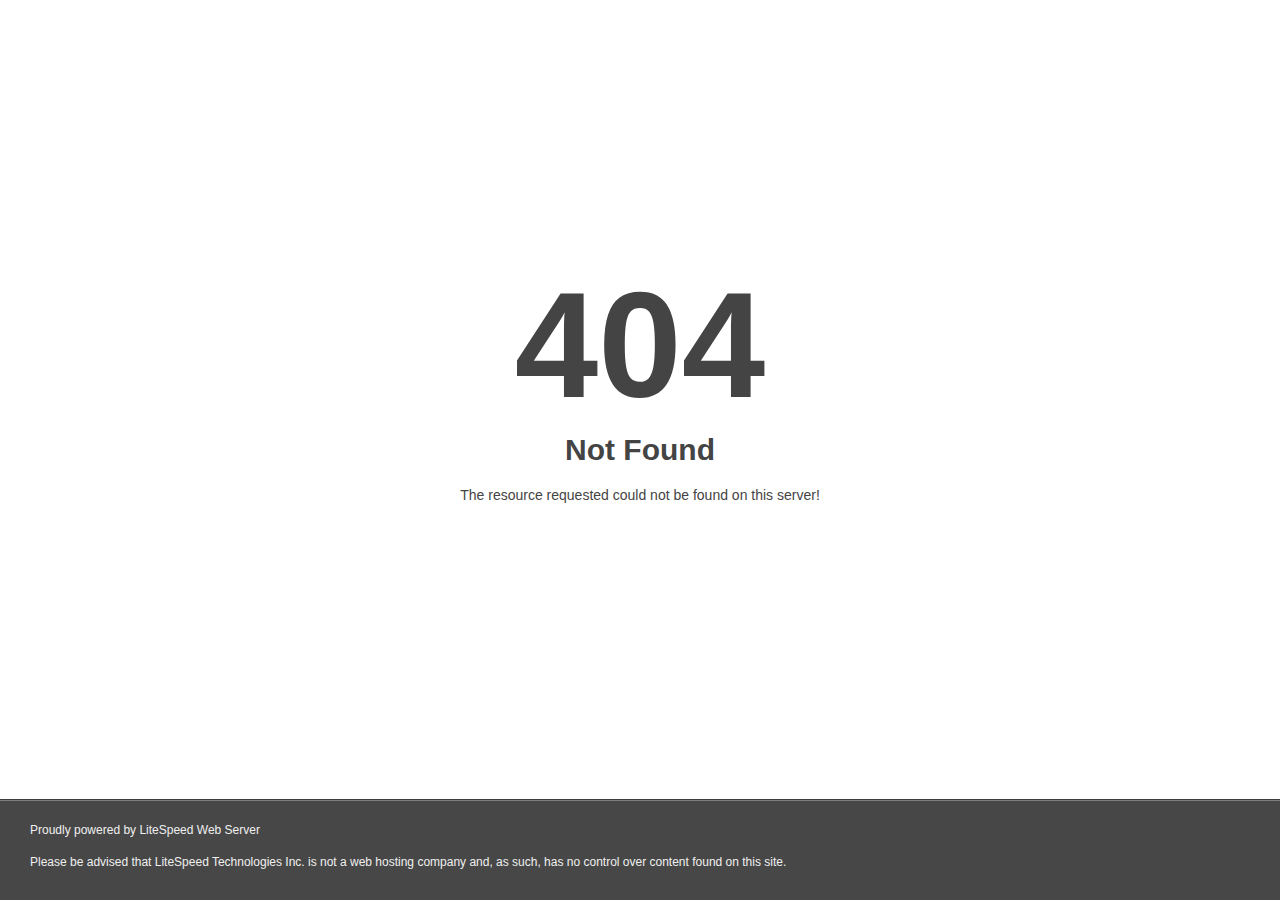
<file: assets/img/bg/video_1.html>
<!DOCTYPE html>
<html style="height:100%">
<head>
<meta name="viewport" content="width=device-width, initial-scale=1, shrink-to-fit=no" />
<title> 404 Not Found
</title><style>@media (prefers-color-scheme:dark){body{background-color:#000!important}}</style></head>
<body style="color: #444; margin:0;font: normal 14px/20px Arial, Helvetica, sans-serif; height:100%; background-color: #fff;">
<div style="height:auto; min-height:100%; ">     <div style="text-align: center; width:800px; margin-left: -400px; position:absolute; top: 30%; left:50%;">
        <h1 style="margin:0; font-size:150px; line-height:150px; font-weight:bold;">404</h1>
<h2 style="margin-top:20px;font-size: 30px;">Not Found
</h2>
<p>The resource requested could not be found on this server!</p>
</div></div><div style="color:#f0f0f0; font-size:12px;margin:auto;padding:0px 30px 0px 30px;position:relative;clear:both;height:100px;margin-top:-101px;background-color:#474747;border-top: 1px solid rgba(0,0,0,0.15);box-shadow: 0 1px 0 rgba(255, 255, 255, 0.3) inset;">
<br>Proudly powered by LiteSpeed Web Server<p>Please be advised that LiteSpeed Technologies Inc. is not a web hosting company and, as such, has no control over content found on this site.</p></div></body></html>
</file>
<file: assets/css/style.css>
@use "sass:math";:root{--theme-color: #8CC63F;--theme-color2: #2946B8;--title-color: #00151D;--body-color: #788094;--smoke-color: #F5F7FA;--smoke-color2: #F5F7EB;--black-color: #000000;--black-color2: #080E1C;--gray-color: #bdbdbd;--white-color: #ffffff;--light-color: #bdbdbd;--yellow-color: #FFB539;--success-color: #28a745;--error-color: #dc3545;--th-border-color: #D8DDE1;--title-font: 'Archivo', sans-serif;--body-font: 'DM Sans', sans-serif;--style-font: 'Lobster', cursive;--icon-font: "Font Awesome 6 Pro";--main-container: 1220px;--container-gutters: 24px;--section-space: 120px;--section-space-mobile: 80px;--section-title-space: 60px;--ripple-ani-duration: 5s}html,body{scroll-behavior:auto !important}body{font-family:var(--body-font);font-size:16px;font-weight:400;color:var(--body-color);line-height:26px;overflow-x:hidden;-webkit-font-smoothing:antialiased}iframe{border:none;width:100%}.slick-slide:focus,button:focus,a:focus,a:active,a.nice-select.open,input,input:hover,input:focus,input:active,input.nice-select.open,textarea,textarea:hover,textarea:focus,textarea:active,textarea.nice-select.open{outline:none}input:focus{outline:none;box-shadow:none}img:not([draggable]),embed,object,video{max-width:100%;height:auto}ul{list-style-type:disc}ol{list-style-type:decimal}table{margin:0 0 1.5em;width:100%;border-collapse:collapse;border-spacing:0;border:1px solid var(--th-border-color)}th{font-weight:700;color:var(--title-color)}td,th{border:1px solid var(--th-border-color);padding:9px 12px}a{color:var(--theme-color);text-decoration:none;outline:0;-webkit-transition:all ease 0.4s;transition:all ease 0.4s}a:hover{color:var(--title-color)}a:active,a.nice-select.open,a:focus,a:hover,a:visited{text-decoration:none;outline:0}button{-webkit-transition:all ease 0.4s;transition:all ease 0.4s}img{border:none;max-width:100%}ins{text-decoration:none}pre{font-family:var(--body-font);background:#f5f5f5;color:#666;font-size:14px;margin:20px 0;overflow:auto;padding:20px;white-space:pre-wrap;word-wrap:break-word}span.ajax-loader:empty,p:empty{display:none}p{font-family:var(--body-font);margin:0 0 18px 0;color:var(--body-color);line-height:1.75}h1 a,h2 a,h3 a,h4 a,h5 a,h6 a,p a,span a{font-size:inherit;font-family:inherit;font-weight:inherit;line-height:inherit}.h1,h1,.h2,h2,.h3,h3,.h4,h4,.h5,h5,.h6,h6{font-family:var(--title-font);color:var(--title-color);text-transform:none;font-weight:700;line-height:1.4;margin:0 0 15px 0}.h1,h1{font-size:84px;line-height:1.18}.h2,h2{font-size:44px;line-height:1.227}.h3,h3{font-size:36px;line-height:1.278}.h4,h4{font-size:30px;line-height:1.333}.h5,h5{font-size:24px;line-height:1.417}.h6,h6{font-size:20px;line-height:1.5}@media (max-width: 1199px){.h1,h1{font-size:44px;line-height:1.3}.h2,h2{font-size:36px;line-height:1.3}.h3,h3{font-size:30px}.h4,h4{font-size:24px}.h5,h5{font-size:20px}.h6,h6{font-size:16px}}@media (max-width: 767px){.h1,h1{font-size:40px}.h2,h2{font-size:34px;line-height:1.3}.h3,h3{font-size:26px}.h4,h4{font-size:22px}.h5,h5{font-size:18px}.h6,h6{font-size:16px}}@media (max-width: 575px){.h1,h1{font-size:34px;line-height:1.35}.h2,h2{font-size:28px}}@media (max-width: 375px){.h1,h1{font-size:32px}}@media (max-width: 1399px){:root{--main-container: 1250px}}@media (min-width: 1560px){.th-container2{width:100%;max-width:1560px;margin-left:auto;margin-right:0;padding-left:0;padding-right:0}.th-container2 .container{--main-container: 1220px}.th-container3{width:100%;max-width:1560px;margin-left:0;margin-right:auto;padding-left:0;padding-right:0}.th-container3 .container{--main-container: 1220px}}@media (min-width: 1922px){.th-container3,.th-container2{margin-right:auto}}@media only screen and (min-width: 1300px){.container-xxl,.container-xl,.container-lg,.container-md,.container-sm,.container{max-width:calc(var(--main-container) + var(--container-gutters));padding-left:calc(var(--container-gutters) / 2);padding-right:calc(var(--container-gutters) / 2)}.container-xxl.px-0,.container-xl.px-0,.container-lg.px-0,.container-md.px-0,.container-sm.px-0,.container.px-0{max-width:var(--main-container)}}@media only screen and (min-width: 1300px){.th-container{--main-container: 1800px}}@media only screen and (max-width: 1600px){.container-fluid.px-0{padding-left:15px !important;padding-right:15px !important}.container-fluid.px-0 .row{margin-left:0 !important;margin-right:0 !important}}.container-gallery{max-width:1840px}.slick-track>[class*=col]{-webkit-flex-shrink:0;-ms-flex-negative:0;flex-shrink:0;width:100%;max-width:100%;padding-right:calc(var(--bs-gutter-x)/ 2);padding-left:calc(var(--bs-gutter-x)/ 2);margin-top:var(--bs-gutter-y)}@media (min-width: 1300px){.row{--bs-gutter-x: 24px}}.gy-30{--bs-gutter-y: 30px}.g-0{--bs-gutter-y: 0;--bs-gutter-x: 0}.gx-0{--bs-gutter-x: 0}.gy-40{--bs-gutter-y: 40px}.gy-50{--bs-gutter-y: 50px}.gx-10{--bs-gutter-x: 10px}.gy-10{--bs-gutter-y: 10px}@media (min-width: 1299px){.gx-60{--bs-gutter-x: 60px}}@media (min-width: 1399px){.gx-30{--bs-gutter-x: 30px}.gx-25{--bs-gutter-x: 25px}.gx-40{--bs-gutter-x: 40px}}@media (max-width: 991px){.gy-50{--bs-gutter-y: 40px}}select,.form-control,.form-select,textarea,input{height:56px;padding:0 25px 0 25px;padding-right:45px;border:1px solid transparent;color:var(--body-color);background-color:var(--smoke-color);border-radius:30px;font-size:16px;width:100%;font-family:var(--body-font);-webkit-transition:0.4s ease-in-out;transition:0.4s ease-in-out}select:focus,.form-control:focus,.form-select:focus,textarea:focus,input:focus{outline:0;box-shadow:none;border-color:var(--theme-color);background-color:var(--smoke-color)}select::-moz-placeholder,.form-control::-moz-placeholder,.form-select::-moz-placeholder,textarea::-moz-placeholder,input::-moz-placeholder{color:var(--body-color)}select::-webkit-input-placeholder,.form-control::-webkit-input-placeholder,.form-select::-webkit-input-placeholder,textarea::-webkit-input-placeholder,input::-webkit-input-placeholder{color:var(--body-color)}select:-ms-input-placeholder,.form-control:-ms-input-placeholder,.form-select:-ms-input-placeholder,textarea:-ms-input-placeholder,input:-ms-input-placeholder{color:var(--body-color)}select::-webkit-input-placeholder, .form-control::-webkit-input-placeholder, .form-select::-webkit-input-placeholder, textarea::-webkit-input-placeholder, input::-webkit-input-placeholder{color:var(--body-color)}select::-moz-placeholder, .form-control::-moz-placeholder, .form-select::-moz-placeholder, textarea::-moz-placeholder, input::-moz-placeholder{color:var(--body-color)}select:-ms-input-placeholder, .form-control:-ms-input-placeholder, .form-select:-ms-input-placeholder, textarea:-ms-input-placeholder, input:-ms-input-placeholder{color:var(--body-color)}select::-ms-input-placeholder, .form-control::-ms-input-placeholder, .form-select::-ms-input-placeholder, textarea::-ms-input-placeholder, input::-ms-input-placeholder{color:var(--body-color)}select::placeholder,.form-control::placeholder,.form-select::placeholder,textarea::placeholder,input::placeholder{color:var(--body-color)}.form-select,select{display:block;width:100%;line-height:1.5;vertical-align:middle;background-image:url("data:image/svg+xml;charset=utf-8,%3Csvg xmlns='http://www.w3.org/2000/svg' viewBox='0 0 16 16'%3E%3Cpath fill='none' stroke='%23343a40' stroke-linecap='round' stroke-linejoin='round' stroke-width='2' d='M2 5l6 6 6-6'/%3E%3C/svg%3E");background-position:right 26px center;background-repeat:no-repeat;background-size:16px 12px;-webkit-appearance:none;-moz-appearance:none;appearance:none;cursor:pointer}.form-select.style2,select.style2{background-image:url("data:image/svg+xml,%3Csvg width='11' height='6' viewBox='0 0 11 6' fill='none' xmlns='http://www.w3.org/2000/svg'%3E%3Cpath d='M9.87109 1.71094L5.71484 5.62109C5.56901 5.7487 5.41406 5.8125 5.25 5.8125C5.08594 5.8125 4.9401 5.7487 4.8125 5.62109L0.65625 1.71094C0.382812 1.40104 0.373698 1.09115 0.628906 0.78125C0.920573 0.507812 1.23047 0.498698 1.55859 0.753906L5.25 4.25391L8.96875 0.753906C9.27865 0.498698 9.57943 0.498698 9.87109 0.753906C10.1263 1.08203 10.1263 1.40104 9.87109 1.71094Z' fill='%238B929C'/%3E%3C/svg%3E")}textarea.form-control,textarea{min-height:154px;padding-top:16px;padding-bottom:17px}textarea.form-control.style2,textarea.style2{min-height:100px}.form-group{margin-bottom:var(--bs-gutter-x);position:relative}.form-group>i{display:inline-block;position:absolute;right:25px;top:19px;font-size:16px;color:var(--body-color)}.form-group>i.fa-envelope{padding-top:1px}.form-group>i.fa-comment{margin-top:-2px}.form-group>i.fa-chevron-down{width:17px;background-color:var(--smoke-color2)}.form-group.has-label>i{top:50px}[class*="col-"].form-group>i{right:calc((var(--bs-gutter-x) / 2) + 25px)}.form-rounded-10 .form-control,.form-rounded-10 .form-select{border-radius:10px !important}.form-rounded-10 .th-btn{border-radius:10px}option:checked,option:focus,option:hover{background-color:var(--theme-color);color:var(--white-color)}input::-webkit-outer-spin-button,input::-webkit-inner-spin-button{-webkit-appearance:none;margin:0}input[type="number"]{-moz-appearance:textfield}input[type="checkbox"]{visibility:hidden;opacity:0;display:inline-block;vertical-align:middle;width:0;height:0;display:none}input[type="checkbox"]:checked ~ label:before{content:"\f00c";color:var(--white-color);background-color:var(--theme-color);border-color:var(--theme-color)}input[type="checkbox"] ~ label{position:relative;padding-left:30px;cursor:pointer;display:block}input[type="checkbox"] ~ label:before{content:"";font-family:var(--icon-font);font-weight:700;position:absolute;left:0px;top:3.5px;background-color:var(--white-color);border:1px solid var(--th-border-color);height:18px;width:18px;line-height:18px;text-align:center;font-size:12px}input[type="checkbox"].style2 ~ label{color:#8B929C;padding-left:23px;margin-bottom:-0.5em}input[type="checkbox"].style2 ~ label:before{background-color:rgba(255,255,255,0.1);border:1px solid #8B929C;height:14px;width:14px;line-height:14px;border-radius:3px;top:6px}input[type="checkbox"].style2:checked ~ label:before{color:var(--theme-color)}input[type="radio"]{visibility:hidden;opacity:0;display:inline-block;vertical-align:middle;width:0;height:0;display:none}input[type="radio"] ~ label{position:relative;padding-left:30px;cursor:pointer;line-height:1;display:inline-block;font-weight:600;margin-bottom:0}input[type="radio"] ~ label::before{content:"\f111";position:absolute;font-family:var(--icon-font);left:0;top:-2px;width:20px;height:20px;padding-left:0;font-size:0.6em;line-height:19px;text-align:center;border:1px solid var(--theme-color);border-radius:100%;font-weight:700;background:var(--white-color);color:transparent;-webkit-transition:all 0.2s ease;transition:all 0.2s ease}input[type="radio"]:checked ~ label::before{border-color:var(--theme-color);background-color:var(--theme-color);color:var(--white-color)}label{margin-bottom:0.5em;margin-top:-0.3em;display:block;color:var(--title-color);font-family:var(--body-font);font-size:16px}textarea.is-invalid,select.is-invalid,input.is-invalid,.was-validated input:invalid{border:1px solid var(--error-color) !important;background-position:right calc(0.375em + 0.8875rem) center;background-image:none}textarea.is-invalid:focus,select.is-invalid:focus,input.is-invalid:focus,.was-validated input:invalid:focus{outline:0;box-shadow:none}textarea.is-invalid{background-position:top calc(0.375em + 0.5875rem) right calc(0.375em + 0.8875rem)}.row.no-gutters>.form-group{margin-bottom:0}.form-messages{display:none}.form-messages.mb-0 *{margin-bottom:0}.form-messages.success{color:var(--success-color);display:block}.form-messages.error{color:var(--error-color);display:block}.form-messages pre{padding:0;background-color:transparent;color:inherit}:root{--input-height: 56px}.nice-select{-webkit-tap-highlight-color:rgba(0,0,0,0);background-image:none;box-sizing:border-box;clear:both;cursor:pointer;position:relative;line-height:calc(var(--input-height) - 2px);-webkit-transition:all 0.4s ease-in-out;transition:all 0.4s ease-in-out;-webkit-user-select:none;-moz-user-select:none;-ms-user-select:none;user-select:none;white-space:nowrap}.nice-select:after{content:'';font-family:var(--icon-font);font-weight:700;font-size:16px;pointer-events:none;border-bottom:1px solid var(--theme-color);border-right:1px solid var(--theme-color);position:absolute;right:20px;line-height:calc(var(--input-height) - 2px);top:21px;height:8px;width:8px;-webkit-transition:all 0.2s ease-in-out;transition:all 0.2s ease-in-out;-webkit-transform:rotate(45deg);-ms-transform:rotate(45deg);transform:rotate(45deg)}.nice-select.open:after{-webkit-transform:rotate(-135deg);-ms-transform:rotate(-135deg);transform:rotate(-135deg)}.nice-select.open .list{opacity:1;border-radius:0;pointer-events:auto;-webkit-transform:scale(1) translateY(0);-ms-transform:scale(1) translateY(0);transform:scale(1) translateY(0);border-bottom:1px solid var(--theme-color)}.nice-select.disabled{border-color:#ededed;color:#999;pointer-events:none}.nice-select.disabled:after{border-color:#ccc}.nice-select.wide{width:100%}.nice-select.wide .list{left:0 !important;right:0 !important}.nice-select.right{float:right}.nice-select.right .list{left:auto;right:0}.nice-select.small{font-size:12px;height:36px;line-height:34px}.nice-select.small:after{height:4px;width:4px}.nice-select.small .option{line-height:34px;min-height:34px}.nice-select .list{width:100%;background-color:#fff;border-radius:5px;box-shadow:0 0 0 1px rgba(68,68,68,0.11);box-sizing:border-box;margin-top:4px;opacity:0;overflow:hidden;padding:0;pointer-events:none;position:absolute;top:100%;left:0;-webkit-transform-origin:50% 0;-ms-transform-origin:50% 0;transform-origin:50% 0;-webkit-transform:scale(0.75) translateY(-28px);-ms-transform:scale(0.75) translateY(-28px);transform:scale(0.75) translateY(-28px);-webkit-transition:all 0.2s cubic-bezier(0.5, 0, 0, 1.25),opacity 0.15s ease-out;transition:all 0.2s cubic-bezier(0.5, 0, 0, 1.25),opacity 0.15s ease-out;z-index:9}.nice-select .list:hover .option:not(:hover){background-color:transparent !important}.nice-select .option{cursor:pointer;font-weight:400;line-height:40px;list-style:none;min-height:40px;outline:none;padding-left:18px;padding-right:29px;text-align:left;-webkit-transition:all 0.2s;transition:all 0.2s}.nice-select .option:hover,.nice-select .option.focus,.nice-select .option.selected.focus{background-color:var(--smoke-color)}.nice-select .option.selected{font-weight:bold}.nice-select .option.disabled{background-color:transparent;color:#999;cursor:default}.no-csspointerevents .nice-select .list{display:none}.no-csspointerevents .nice-select.open .list{display:block}.swiper-wrapper.row{-webkit-flex-wrap:nowrap;-ms-flex-wrap:nowrap;flex-wrap:nowrap}.th-slider.has-shadow{padding-left:12px;padding-right:12px;margin:-25px -12px}.th-slider.has-shadow .swiper-wrapper{padding:25px 0}.swiper-fade .swiper-slide{-webkit-transition:0.6s ease-in-out;transition:0.6s ease-in-out}.swiper-fade .swiper-slide-prev{opacity:0}.swiper-pagination-bullets{position:relative;z-index:3;text-align:center;margin:50px 0 -7px 0;line-height:10px;height:10px}.swiper-pagination-bullets .swiper-pagination-bullet{display:inline-block;--swiper-pagination-bullet-size: 10px;--swiper-pagination-bullet-horizontal-gap: 8px;margin:5px 7px;opacity:1;background-color:var(--theme-color);position:relative;cursor:pointer}.swiper-pagination-bullets .swiper-pagination-bullet:before{content:'';position:absolute;inset:-5px;border:1px solid var(--theme-color);-webkit-transform:scale(0.2);-ms-transform:scale(0.2);transform:scale(0.2);border-radius:inherit;-webkit-transition:0.4s ease-in-out;transition:0.4s ease-in-out}.swiper-pagination-bullets .swiper-pagination-bullet.swiper-pagination-bullet-active{background-color:var(--theme-color)}.swiper-pagination-bullets .swiper-pagination-bullet.swiper-pagination-bullet-active:before{-webkit-transform:scale(1);-ms-transform:scale(1);transform:scale(1)}.slider-area{position:relative}.slider-arrow{display:inline-block;padding:0;background-color:var(--theme-color);color:var(--white-color);position:absolute;top:50%;border:none;left:var(--pos-x, -120px);width:var(--icon-size, 56px);height:var(--icon-size, 56px);line-height:var(--icon-size, 56px);font-size:var(--icon-font-size, 18px);margin-top:calc(var(--icon-size, 56px) / -2);z-index:3;border-radius:10px}.slider-arrow.default{position:relative;--pos-x: 0;margin-top:0}.slider-arrow.slider-next{right:var(--pos-x, -120px);left:auto}.slider-arrow:hover{background-color:var(--theme-color2);color:var(--white-color)}.arrow-margin .slider-arrow{top:calc(50% - 30px)}.arrow-wrap{position:relative}.arrow-wrap .slider-arrow{opacity:0;visibility:hidden;-webkit-transform:scale(0.4);-ms-transform:scale(0.4);transform:scale(0.4)}@media (max-width: 1299px){.arrow-wrap .slider-arrow{display:none}}.arrow-wrap:hover .slider-arrow{opacity:1;visibility:visible;-webkit-transform:scale(1);-ms-transform:scale(1);transform:scale(1)}@media (max-width: 1500px){.slider-arrow{--arrow-horizontal: -20px;--pos-x: -70px}}@media (max-width: 1399px){.slider-arrow{--arrow-horizontal: 40px;--pos-x: -17px}}.icon-box .slider-arrow:not(:last-child){margin-right:8px}@media (max-width: 991px){.slider-arrow{--icon-size: 40px;line-height:38px;margin-right:40px;font-size:14px}.slider-arrow.slider-next{margin-right:0;margin-left:40px}.slick-dots{margin:40px 0 0 0}.icon-box .slider-arrow{margin-right:0}}.slick-3d-active{margin-left:-12%;margin-right:-12%}.slick-3d-active .slick-list{padding-left:30% !important;padding-right:30% !important}.slick-3d-active .slick-track{max-width:100% !important;-webkit-transform:translate3d(0, 0, 0) !important;transform:translate3d(0, 0, 0) !important;-webkit-perspective:100px;perspective:100px}.slick-3d-active .slick-slide{position:absolute;top:0;left:0;right:0;bottom:0;margin:auto;opacity:0;width:100% !important;-webkit-transform:translate3d(0, 0, 0);transform:translate3d(0, 0, 0);-webkit-transition:opacity 1s, -webkit-transform 1s;transition:opacity 1s, -webkit-transform 1s;transition:transform 1s, opacity 1s;transition:transform 1s, opacity 1s, -webkit-transform 1s}.slick-3d-active .slick-3d-next,.slick-3d-active .slick-3d-prev,.slick-3d-active .slick-3d-next2,.slick-3d-active .slick-3d-prev2{display:block}.slick-3d-active .slick-current{opacity:1;position:relative;display:block;z-index:2}.slick-3d-active .slick-3d-next{opacity:1;-webkit-transform:translate3d(50%, 0, -21px);transform:translate3d(50%, 0, -21px);z-index:1;-webkit-perspective:1000px;perspective:1000px}.slick-3d-active .slick-3d-next2{opacity:1;-webkit-transform:translate3d(40%, 0, -23px);transform:translate3d(40%, 0, -23px);z-index:0;-webkit-perspective:1000px;perspective:1000px}.slick-3d-active .slick-3d-prev{opacity:1;-webkit-transform:translate3d(-50%, 0, -21px);transform:translate3d(-50%, 0, -21px)}.slick-3d-active .slick-3d-prev .testi-card{box-shadow:none}.slick-3d-active .slick-3d-prev2{opacity:1;-webkit-transform:translate3d(-40%, 0, -23px);transform:translate3d(-40%, 0, -23px)}.th-menu-wrapper{position:fixed;top:0;left:0;bottom:0;background-color:rgba(0,0,0,0.6);z-index:999999;width:0;width:100%;height:100%;-webkit-transition:all ease 0.8s;transition:all ease 0.8s;opacity:0;visibility:hidden}.th-menu-wrapper .mobile-logo{padding-bottom:30px;padding-top:40px;display:block;text-align:center;background-color:var(--smoke-color2)}.th-menu-wrapper .mobile-logo svg{max-width:185px}.th-menu-wrapper .th-menu-toggle{border:none;font-size:22px;position:absolute;right:-16.5px;top:25px;padding:0;line-height:1;width:33px;height:33px;line-height:35px;font-size:18px;z-index:1;color:var(--white-color);background-color:var(--theme-color);border-radius:50%}.th-menu-wrapper .th-menu-toggle:hover{background-color:var(--title-color);color:var(--white-color)}.th-menu-wrapper .th-menu-area{width:100%;max-width:310px;background-color:#fff;border-right:3px solid var(--theme-color);height:100%;position:relative;left:-110%;opacity:0;visibility:hidden;-webkit-transition:all ease 1s;transition:all ease 1s;z-index:1}.th-menu-wrapper.th-body-visible{opacity:1;visibility:visible}.th-menu-wrapper.th-body-visible .th-menu-area{left:0;opacity:1;visibility:visible}.th-mobile-menu{overflow-y:scroll;max-height:calc(100vh - 200px);padding-bottom:40px;margin-top:33px;text-align:left}.th-mobile-menu ul{margin:0;padding:0 0}.th-mobile-menu ul li{border-bottom:1px solid #fdedf1;list-style-type:none}.th-mobile-menu ul li li:first-child{border-top:1px solid #fdedf1}.th-mobile-menu ul li a{display:block;position:relative;padding:12px 0;line-height:1.4;font-size:16px;text-transform:capitalize;color:var(--title-color);padding-left:18px}.th-mobile-menu ul li a:before{content:'\f105';font-family:var(--icon-font);position:absolute;left:0;top:12px;margin-right:10px;display:inline-block}.th-mobile-menu ul li.th-active>a{color:var(--theme-color)}.th-mobile-menu ul li.th-active>a:before{-webkit-transform:rotate(90deg);-ms-transform:rotate(90deg);transform:rotate(90deg)}.th-mobile-menu ul li ul li{padding-left:20px}.th-mobile-menu ul li ul li:last-child{border-bottom:none}.th-mobile-menu ul .menu-item-has-children>a .th-mean-expand{position:absolute;right:0;top:50%;font-weight:400;font-size:12px;width:25px;height:25px;line-height:25px;margin-top:-12.5px;display:inline-block;text-align:center;background-color:var(--smoke-color);color:var(--title-color);box-shadow:0 0 20px -8px rgba(173,136,88,0.5);border-radius:50%}.th-mobile-menu ul .menu-item-has-children>a .th-mean-expand:before{content:'\f067';font-family:var(--icon-font)}.th-mobile-menu ul .menu-item-has-children>a:after{content:"\f067";font-family:var(--icon-font);width:22px;height:22px;line-height:22px;display:inline-block;text-align:center;font-size:12px;border-radius:50px;background-color:var(--smoke-color);float:right;margin-top:1px}.th-mobile-menu ul .menu-item-has-children.th-active>a .th-mean-expand:before{content:'\f068'}.th-mobile-menu ul .menu-item-has-children.th-active>a:after{content:"\f068"}.th-mobile-menu>ul{padding:0 40px}.th-mobile-menu>ul>li:last-child{border-bottom:none}.th-menu-toggle{width:56px;height:56px;padding:0;font-size:20px;border:none;background-color:var(--theme-color);color:var(--white-color);display:inline-block;border-radius:5px}.th-menu-toggle:hover{background-color:var(--title-color)}.th-menu-toggle.style-text,.th-menu-toggle.style-text-white{width:auto;height:auto;background-color:transparent;color:var(--title-color);font-size:20px}.th-menu-toggle.style-text i,.th-menu-toggle.style-text-white i{margin-right:10px}.th-menu-toggle.style-text-white{color:var(--white-color)}@media (max-width: 400px){.th-menu-wrapper .th-menu-area{width:100%;max-width:270px}.th-mobile-menu>ul{padding:0 20px}}.preloader{position:fixed;inset:0;z-index:999;background-color:var(--title-color)}.preloader .th-btn{padding:15px 20px;border-radius:0;font-size:14px}.preloader-inner{text-align:center;position:absolute;left:50%;top:50%;-webkit-transform:translate(-50%, -50%);-ms-transform:translate(-50%, -50%);transform:translate(-50%, -50%);text-align:center;line-height:1}.preloader-inner img{display:block;margin:0 auto 0 auto}.loader{width:15rem;height:15rem;position:relative}.loader img{position:absolute;top:50%;left:50%;-webkit-transform:translate(-50%, -50%);-ms-transform:translate(-50%, -50%);transform:translate(-50%, -50%);text-align:center}.loader-title{position:absolute;top:50%;left:50%;-webkit-transform:translate(-50%, -50%);-ms-transform:translate(-50%, -50%);transform:translate(-50%, -50%);color:var(--white-color)}.rot{width:15rem;height:15rem;position:absolute;border-right:0.3rem solid var(--white-color);border-radius:50%;-webkit-animation:rot 2s linear infinite;animation:rot 2s linear infinite}@-webkit-keyframes rot{0%{-webkit-transform:rotate(0deg);transform:rotate(0deg)}100%{-webkit-transform:rotate(360deg);transform:rotate(360deg)}}@keyframes rot{0%{-webkit-transform:rotate(0deg);transform:rotate(0deg)}100%{-webkit-transform:rotate(360deg);transform:rotate(360deg)}}.th-btn{position:relative;z-index:2;overflow:hidden;vertical-align:middle;display:inline-block;border:none;text-transform:uppercase;text-align:center;background-color:var(--theme-color);color:var(--white-color);font-family:var(--body-font);font-size:14px;font-weight:600;line-height:1;padding:21px 30px;border-radius:30px;-webkit-transition:all linear .5s;transition:all linear .5s}.th-btn:after{position:absolute;content:"";width:25px;height:140px;background:rgba(10,38,120,0.141);top:-40px;left:-75px;-webkit-transform:rotate(30deg);-ms-transform:rotate(30deg);transform:rotate(30deg);-webkit-transition:all linear .5s;transition:all linear .5s}.th-btn i{font-size:0.95em}.th-btn:hover{background:var(--title-color);color:var(--white-color)}.th-btn:hover:after{left:120%}.th-btn.style2:hover{background-color:var(--white-color);color:var(--title-color)}.th-btn.style3{background-color:var(--theme-color2)}.th-btn.style3:hover{background-color:var(--theme-color)}.th-btn.style4{background-color:var(--white-color);color:var(--title-color)}.th-btn.style4:hover{background-color:var(--title-color);color:var(--white-color)}.th-btn.style5{background-color:transparent;border:1px solid var(--white-color);color:var(--white-color)}.th-btn.style5:hover{background-color:var(--white-color);color:var(--title-color)}.th-btn.style6{background-color:var(--title-color)}.th-btn.style6:hover{color:var(--theme-color)}.th-btn.style6:hover:before,.th-btn.style6:hover:after{background-color:var(--white-color)}.th-btn.border{background-color:transparent;border:1px solid var(--th-border-color);padding:16px 40px;color:var(--title-color)}.th-btn.border:hover{background-color:var(--theme-color);color:var(--white-color)}.th-btn.btn-fw{width:100%}.th-btn.btn-sm{padding:16px 25px;min-width:152px}.th-btn.th-radius{border-radius:0}.icon-btn{display:inline-block;width:var(--btn-size, 56px);height:var(--btn-size, 56px);line-height:var(--btn-size, 54px);font-size:var(--btn-font-size, 20px);background-color:transparent;color:var(--white-color);text-align:center;border-radius:0;border:1px solid var(--white-color);-webkit-transition:0.4s ease-in-out;transition:0.4s ease-in-out;position:relative}.icon-btn:hover{background-color:var(--white-color);color:var(--theme-color);border-color:var(--white-color)}.icon-btn.style2{background-color:var(--theme-color);color:var(--white-color);border:none;border-radius:99px}.icon-btn.style2:hover{background-color:var(--theme-color2)}.play-btn{display:inline-block;position:relative;z-index:1}.play-btn>i{display:inline-block;width:var(--icon-size, 56px);height:var(--icon-size, 56px);line-height:var(--icon-size, 56px);text-align:center;background-color:var(--white-color);color:var(--theme-color);font-size:var(--icon-font-size, 1.4em);border-radius:50%;z-index:1;-webkit-transition:all ease 0.4s;transition:all ease 0.4s}.play-btn:after,.play-btn:before{content:"";position:absolute;left:0;top:0;right:0;bottom:0;background-color:var(--white-color);z-index:-1;border-radius:50%;-webkit-transition:all ease 0.4s;transition:all ease 0.4s}.play-btn:after{-webkit-animation-delay:2s;animation-delay:2s}.play-btn:hover:after,.play-btn:hover::before,.play-btn:hover i{background-color:var(--theme-color);color:var(--white-color)}.play-btn.style2:before,.play-btn.style2:after{background-color:transparent;border:1px solid var(--white-color)}.play-btn.style3>i{--icon-size: 40px;font-size:14px;border:1px solid;background-color:var(--theme-color);color:var(--white-color)}.play-btn.style3:before,.play-btn.style3:after{background-color:var(--white-color)}.play-btn.style3:hover>i{background-color:var(--white-color);color:var(--theme-color)}.play-btn.style3:hover:before,.play-btn.style3:hover:after{background-color:var(--white-color)}.link-btn{font-weight:600;font-size:14px;display:inline-block;line-height:0.8;position:relative;padding-bottom:2px;margin-bottom:-2px;text-transform:uppercase;color:var(--theme-color)}.link-btn i{margin-left:5px;font-size:0.9rem}.link-btn:before{content:"";position:absolute;left:0;bottom:0;width:0;height:2px;background-color:var(--theme-color);-webkit-transition:all ease 0.4s;transition:all ease 0.4s}.link-btn:hover{color:var(--theme-color)}.link-btn:hover::before{width:100%}.line-btn{font-size:14px;font-weight:600;display:inline-block;line-height:0.8;position:relative;padding-bottom:4px;margin-bottom:-1px;text-transform:uppercase;color:var(--title-color)}.line-btn i{margin-left:5px;font-size:0.9rem}.line-btn:before{content:"";position:absolute;left:0;bottom:0;width:100%;height:1px;background-color:var(--title-color);-webkit-transition:all ease 0.4s;transition:all ease 0.4s}.line-btn:hover{color:var(--theme-color)}.line-btn:hover::before{background-color:var(--theme-color);width:45px}.scroll-top{position:fixed;right:30px;bottom:30px;height:50px;width:50px;cursor:pointer;display:block;border-radius:50px;z-index:10000;opacity:1;visibility:hidden;-webkit-transform:translateY(45px);-ms-transform:translateY(45px);transform:translateY(45px);-webkit-transition:all 300ms linear;transition:all 300ms linear}.scroll-top:after{content:"\f062";font-family:var(--icon-font);position:absolute;text-align:center;line-height:50px;font-size:20px;color:var(--theme-color);left:0;top:0;height:50px;width:50px;cursor:pointer;display:block;z-index:1;border:2px solid var(--theme-color);box-shadow:none;border-radius:50%}.scroll-top svg{color:var(--theme-color);border-radius:50%;background:var(--white-color)}.scroll-top svg path{fill:none}.scroll-top .progress-circle path{stroke:var(--theme-color);stroke-width:20px;box-sizing:border-box;-webkit-transition:all 400ms linear;transition:all 400ms linear}.scroll-top.show{opacity:1;visibility:visible;-webkit-transform:translateY(0);-ms-transform:translateY(0);transform:translateY(0)}.sec-title{margin-bottom:calc(var(--section-title-space) - 11px);margin-top:-0.2em;text-transform:capitalize}.sub-title{position:relative;display:block;font-size:18px;font-weight:600;font-family:var(--title-font);letter-spacing:0.08em;color:var(--theme-color);margin-bottom:10px;text-transform:uppercase;line-height:28px;margin-top:-0.34em}.sub-title.style1::before{margin-left:-4.5rem;display:none}@media (max-width: 575px){.sub-title.style1::before{margin-left:-4.5rem}}@media (max-width: 767px){.sub-title.style1:after{display:none}}.sub-title::before,.sub-title:after{content:"";position:absolute;top:50%;height:2px;width:60px}@media (max-width: 575px){.sub-title::before,.sub-title:after{width:50px}}@media (max-width: 450px){.sub-title::before,.sub-title:after{display:none}}.sub-title::before{background-color:var(--theme-color);margin-left:-4.5rem}@media (max-width: 767px){.sub-title::before{background-color:var(--theme-color);margin-left:-4.8rem}}@media (max-width: 767px) and (max-width: 575px){.sub-title::before{margin-left:-4rem}}.sub-title::after{background-color:var(--theme-color);margin-left:0.8rem}.sub-title:has(img){margin-top:0}.sub-title.h4{font-size:30px;font-weight:600;line-height:1;margin-top:-0.14em}.sub-title img{margin:-11px 10px 0 0}.sub-title i{font-size:32px;margin-right:10px}@media (max-width: 991px){.sub-title i{font-size:24px}}.box-title{font-size:24px;line-height:1.417;font-weight:600;margin-top:-0.32em}.box-title a{color:inherit}.box-title a:hover{color:var(--theme-color)}.box-subtitle{margin-bottom:8px}.box-title2{font-size:20px;line-height:1.5;font-weight:700;margin-top:-0.35em}.box-title2 a{color:inherit}.box-title2 a:hover{color:var(--theme-color)}.title-area{margin-bottom:calc(var(--section-title-space) - 11px);position:relative;z-index:2}.title-area .sec-title{margin-bottom:22px}.title-area.mb-0 .sec-title{margin-bottom:-0.24em}.title-area .th-btn{margin-top:20px;margin-bottom:10px}.mb-32{margin-bottom:32px}hr.title-line{margin-top:0;background-color:var(--th-border-color);opacity:1}.sec-btn{text-align:center}.sec-btn,.title-line{margin-bottom:var(--section-title-space)}.shadow-title{font-family:var(--title-font);font-size:74px;font-weight:900;line-height:1;background-image:-webkit-linear-gradient(top, rgba(226,232,250,0.7) 0%, rgba(226,232,250,0) 88.54%);background-image:linear-gradient(180deg, rgba(226,232,250,0.7) 0%, rgba(226,232,250,0) 88.54%);-webkit-background-clip:text;-webkit-text-fill-color:transparent;background-clip:text;text-fill-color:transparent;margin:-0.55em 0 -0.45em -0.25em}.shadow-title.color2{background-image:-webkit-linear-gradient(top, #232C47 0%, rgba(20,29,56,0) 91.15%);background-image:linear-gradient(180deg, #232C47 0%, rgba(20,29,56,0) 91.15%)}.shadow-title.color3{background-image:-webkit-linear-gradient(top, #E0E0E0 0%, rgba(220,214,214,0) 93.75%);background-image:linear-gradient(180deg, #E0E0E0 0%, rgba(220,214,214,0) 93.75%)}.title-area2{padding:50px 100px}.title-area2 .subtitle{color:var(--white-color);text-transform:uppercase;margin-top:-0.4em;margin-bottom:5px;display:block}.title-area2 .title{color:var(--white-color);max-width:430px;margin-bottom:-0.26em}@media (max-width: 1700px){.title-area2{padding:50px 50px}}@media (max-width: 1199px){.sub-title{margin-bottom:20px}.shadow-title{font-size:64px}.title-area,.sec-title{--section-title-space: 60px}.title-area.mb-45,.sec-title.mb-45{margin-bottom:36px}.title-area.mb-50,.sec-title.mb-50{margin-bottom:40px}.sec-btn,.title-line{--section-title-space: 55px}.title-area2 .title{max-width:300px}}@media (max-width: 991px){.shadow-title{font-size:60px}.title-area,.sec-title{--section-title-space: 50px}.title-area.mb-45,.sec-title.mb-45{margin-bottom:35px}.sec-btn,.title-line{--section-title-space: 50px}.sub-title.h4{font-size:22px}}@media (max-width: 767px){.title-area2{text-align:center}.title-area2 .title{max-width:100%}}@media (max-width: 575px){.shadow-title{font-size:52px}}@media (max-width: 375px){.shadow-title{font-size:40px}.title-area2{padding:40px 20px}}.shape-mockup-wrap{z-index:2;position:relative}.shape-mockup{position:absolute;z-index:-1;pointer-events:none}.shape-mockup.z-index-3{z-index:3;pointer-events:none}.shape-mockup.z-index-1{z-index:1;pointer-events:none}.shape-mockup .svg-img{height:110px;width:110px}.z-index-step1{position:relative;z-index:4 !important}.z-index-common{position:relative;z-index:3}.z-index-3{z-index:3}.z-index-n1{z-index:-1}.media-body{-webkit-box-flex:1;-webkit-flex:1;-ms-flex:1;flex:1}.badge{position:absolute;width:-webkit-fit-content;width:-moz-fit-content;width:fit-content;display:inline-block;text-align:center;background-color:var(--theme-color);color:var(--white-color);padding:0.25em 0.45em;font-size:0.7em;border-radius:50%;top:8px;right:8px;font-weight:400;-webkit-transition:0.3s ease-in-out;transition:0.3s ease-in-out}.th-social a{display:inline-block;width:var(--icon-size, 46px);height:var(--icon-size, 46px);line-height:var(--icon-size, 46px);background-color:var(--body-color);color:var(--white-color);font-size:16px;text-align:center;margin-right:5px;border-radius:50%;-webkit-transition:all 0.4s ease;transition:all 0.4s ease}.th-social a:last-child{margin-right:0}.th-social a:hover{background-color:var(--theme-color)}.th-social a:hover i{-webkit-animation:slideTop 0.5s;animation:slideTop 0.5s}.th-social.color-theme a{color:var(--body-color);border-color:var(--theme-color)}.bg-mask{-webkit-mask-size:100% 100%;mask-size:100% 100%;-webkit-mask-repeat:no-repeat;mask-repeat:no-repeat}.box-icon img{-webkit-transition:0.4s ease-in-out;transition:0.4s ease-in-out}.box-text{margin-bottom:-0.5em}.btn-group{display:-webkit-inline-box;display:-webkit-inline-flex;display:-ms-inline-flexbox;display:inline-flex;-webkit-flex-wrap:wrap;-ms-flex-wrap:wrap;flex-wrap:wrap;-webkit-box-align:center;-webkit-align-items:center;-ms-flex-align:center;align-items:center;gap:30px}.btn-group.style2{gap:20px 70px}@media (max-width: 767px){.btn-group.style2{gap:20px 30px}}@media (max-width: 767px){.btn-group{gap:20px}}@media (max-width: 375px){.btn-group{-webkit-box-pack:center;-webkit-justify-content:center;-ms-flex-pack:center;justify-content:center}}.th-bg-img{position:absolute;inset:0}.th-bg-img img{height:100%;width:100%;object-fit:cover}.mfp-zoom-in .mfp-content{opacity:0;-webkit-transition:all 0.4s ease;transition:all 0.4s ease;-webkit-transform:scale(0.5);-ms-transform:scale(0.5);transform:scale(0.5)}.mfp-zoom-in.mfp-bg{opacity:0;-webkit-transition:all 0.4s ease;transition:all 0.4s ease}.mfp-zoom-in.mfp-ready .mfp-content{opacity:1;-webkit-transform:scale(1);-ms-transform:scale(1);transform:scale(1)}.mfp-zoom-in.mfp-ready.mfp-bg{opacity:0.7}.mfp-zoom-in.mfp-removing .mfp-content{-webkit-transform:scale(0.7);-ms-transform:scale(0.7);transform:scale(0.7);opacity:0}.mfp-zoom-in.mfp-removing.mfp-bg{opacity:0}.font-icon{font-family:var(--icon-font)}.font-title{font-family:var(--title-font)}.font-body{font-family:var(--body-font)}.fw-extralight{font-weight:100}.fw-light{font-weight:300}.fw-normal{font-weight:400}.fw-medium{font-weight:500}.fw-semibold{font-weight:600}.fw-bold{font-weight:700}.fw-extrabold{font-weight:800}.fs-md{font-size:18px}.fs-16{font-size:16px !important}.fs-xs{font-size:14px}.bg-theme{background-color:var(--theme-color) !important}.bg-theme2{background-color:var(--theme-color2) !important}.bg-smoke{background-color:var(--smoke-color) !important}.bg-smoke2{background-color:var(--smoke-color2) !important}.bg-white{background-color:var(--white-color) !important}.bg-black{background-color:var(--black-color) !important}.bg-black2{background-color:var(--black-color2) !important}.bg-title{background-color:var(--title-color) !important}.gradient-body{background-image:-webkit-linear-gradient(349.38deg, rgba(249,215,175,0.3) 0%, rgba(214,202,245,0.3) 24.03%, rgba(198,241,255,0.3) 45.73%, rgba(248,242,222,0.3) 69.05%, rgba(212,179,253,0.3) 100.44%);background-image:linear-gradient(100.62deg, rgba(249,215,175,0.3) 0%, rgba(214,202,245,0.3) 24.03%, rgba(198,241,255,0.3) 45.73%, rgba(248,242,222,0.3) 69.05%, rgba(212,179,253,0.3) 100.44%)}.gr-bg1{background-image:-webkit-linear-gradient(10deg, rgba(249,215,175,0.3) 0%, rgba(214,202,245,0.3) 23.81%, rgba(198,241,255,0.3) 45.3%, rgba(248,242,222,0.3) 68.4%, rgba(212,179,253,0.3) 99.5%);background-image:linear-gradient(80deg, rgba(249,215,175,0.3) 0%, rgba(214,202,245,0.3) 23.81%, rgba(198,241,255,0.3) 45.3%, rgba(248,242,222,0.3) 68.4%, rgba(212,179,253,0.3) 99.5%)}.gr-bg2{background-image:-webkit-linear-gradient(349.38deg, rgba(249,215,175,0.3) 0%, rgba(214,202,245,0.3) 24.03%, rgba(198,241,255,0.3) 45.73%, rgba(248,242,222,0.3) 69.05%, rgba(212,179,253,0.3) 100.44%);background-image:linear-gradient(100.62deg, rgba(249,215,175,0.3) 0%, rgba(214,202,245,0.3) 24.03%, rgba(198,241,255,0.3) 45.73%, rgba(248,242,222,0.3) 69.05%, rgba(212,179,253,0.3) 100.44%)}.gr-bg3{background-image:-webkit-linear-gradient(339.41deg, rgba(236,207,254,0.4) 0%, rgba(255,221,221,0.5) 46.79%, rgba(247,255,229,0.7) 100%);background-image:linear-gradient(110.59deg, rgba(236,207,254,0.4) 0%, rgba(255,221,221,0.5) 46.79%, rgba(247,255,229,0.7) 100%);-webkit-backdrop-filter:blur(10px);backdrop-filter:blur(10px)}.gr-bg4{background-image:-webkit-linear-gradient(344.56deg, rgba(255,229,133,0.4) 0%, rgba(189,255,199,0.4) 48.48%, rgba(223,109,223,0.4) 100%);background-image:linear-gradient(105.44deg, rgba(255,229,133,0.4) 0%, rgba(189,255,199,0.4) 48.48%, rgba(223,109,223,0.4) 100%);-webkit-backdrop-filter:blur(15px);backdrop-filter:blur(15px)}.background-image,[data-bg-src]{background-repeat:no-repeat;background-size:cover;background-position:center center}.bg-fluid{background-repeat:no-repeat;background-size:100% 100%;background-position:center center}.bg-auto{background-size:auto auto}.bg-top-center{background-size:auto;background-position:top center}.bg-repeat{background-size:auto;background-repeat:repeat}.bg-bottom-right{background-size:auto;background-position:bottom right}.bg-top-right{background-size:auto;background-position:top right}.bg-top-left{background-size:auto;background-position:top left}.text-theme{color:var(--theme-color) !important}.text-theme2{color:var(--theme-color2) !important}.text-title{color:var(--title-color) !important}.text-body{color:var(--body-color) !important}.text-white{color:var(--white-color) !important}.text-light{color:var(--light-color) !important}.text-yellow{color:var(--yellow-color) !important}.text-success{color:var(--success-color) !important}.text-error{color:var(--error-color) !important}.text-inherit{color:inherit}.text-inherit:hover{color:var(--theme-color)}a.text-theme:hover,.text-reset:hover{text-decoration:underline}.overlay{position:absolute;top:0;left:0;height:100%;width:100%}.position-center{position:absolute;left:50%;top:50%;-webkit-transform:translate(-50%, -50%);-ms-transform:translate(-50%, -50%);transform:translate(-50%, -50%)}[data-overlay]{position:relative;z-index:2}[data-overlay] [class^="col-"],[data-overlay] [class*="col-"]{z-index:1}[data-overlay]:before{content:'';position:absolute;left:0;top:0;right:0;bottom:0;z-index:1}[data-overlay="theme"]:before{background-color:var(--theme-color)}[data-overlay="title"]:before{background-color:var(--title-color)}[data-overlay="smoke"]:before{background-color:var(--smoke-color)}[data-overlay="white"]:before{background-color:var(--white-color)}[data-overlay="black"]:before{background-color:var(--black-color)}[data-overlay="overlay1"]:before{background-color:#080E1C}[data-opacity="1"]:before{opacity:.1}[data-opacity="2"]:before{opacity:.2}[data-opacity="3"]:before{opacity:.3}[data-opacity="4"]:before{opacity:.4}[data-opacity="5"]:before{opacity:.5}[data-opacity="6"]:before{opacity:.6}[data-opacity="7"]:before{opacity:.7}[data-opacity="8"]:before{opacity:.8}[data-opacity="9"]:before{opacity:.9}[data-opacity="10"]:before{opacity:1}.ripple-animation,.play-btn:after,.play-btn:before{-webkit-animation-duration:var(--ripple-ani-duration);animation-duration:var(--ripple-ani-duration);-webkit-animation-timing-function:ease-in-out;animation-timing-function:ease-in-out;-webkit-animation-iteration-count:infinite;animation-iteration-count:infinite;-webkit-animation-name:ripple;animation-name:ripple}@-webkit-keyframes ripple{0%{-webkit-transform:scale(1);transform:scale(1);opacity:0}30%{opacity:0.4}100%{-webkit-transform:scale(1.8);transform:scale(1.8);opacity:0}}@keyframes ripple{0%{-webkit-transform:scale(1);transform:scale(1);opacity:0}30%{opacity:0.4}100%{-webkit-transform:scale(1.8);transform:scale(1.8);opacity:0}}@-webkit-keyframes ripple2{0%{-webkit-transform:scale(1);transform:scale(1);opacity:0}30%{opacity:0.4}100%{-webkit-transform:scale(2.8);transform:scale(2.8);opacity:0}}@keyframes ripple2{0%{-webkit-transform:scale(1);transform:scale(1);opacity:0}30%{opacity:0.4}100%{-webkit-transform:scale(2.8);transform:scale(2.8);opacity:0}}.fancy-animation{-webkit-animation:morph 8s ease-in-out infinite;animation:morph 8s ease-in-out infinite}@-webkit-keyframes morph{0%{border-radius:60% 40% 30% 70% / 60% 30% 70% 40%}50%{border-radius:30% 60% 70% 40% / 50% 60% 30% 60%}100%{border-radius:60% 40% 30% 70% / 60% 30% 70% 40%}}@keyframes morph{0%{border-radius:60% 40% 30% 70% / 60% 30% 70% 40%}50%{border-radius:30% 60% 70% 40% / 50% 60% 30% 60%}100%{border-radius:60% 40% 30% 70% / 60% 30% 70% 40%}}@-webkit-keyframes footerLine{0%{left:40px}50%{left:0}100%{left:40px}}@keyframes footerLine{0%{left:40px}50%{left:0}100%{left:40px}}.movingX{-webkit-animation:movingX 8s linear infinite;animation:movingX 8s linear infinite}@-webkit-keyframes movingX{0%{-webkit-transform:translateX(0);transform:translateX(0)}50%{-webkit-transform:translateX(50px);transform:translateX(50px)}100%{-webkit-transform:translateX(0);transform:translateX(0)}}@keyframes movingX{0%{-webkit-transform:translateX(0);transform:translateX(0)}50%{-webkit-transform:translateX(50px);transform:translateX(50px)}100%{-webkit-transform:translateX(0);transform:translateX(0)}}.movingCar{-webkit-animation:movingCar 25s linear infinite;animation:movingCar 25s linear infinite}@-webkit-keyframes movingCar{0%{-webkit-transform:translateX(0) rotateY(0deg);transform:translateX(0) rotateY(0deg)}50%{-webkit-transform:translateX(calc(100vw*-1 + 108%));transform:translateX(calc(100vw*-1 + 108%))}51%{-webkit-transform:translateX(calc(100vw*-1 + 108%)) rotateY(180deg);transform:translateX(calc(100vw*-1 + 108%)) rotateY(180deg)}100%{-webkit-transform:translateX(0) rotateY(180deg);transform:translateX(0) rotateY(180deg)}}@keyframes movingCar{0%{-webkit-transform:translateX(0) rotateY(0deg);transform:translateX(0) rotateY(0deg)}50%{-webkit-transform:translateX(calc(100vw*-1 + 108%));transform:translateX(calc(100vw*-1 + 108%))}51%{-webkit-transform:translateX(calc(100vw*-1 + 108%)) rotateY(180deg);transform:translateX(calc(100vw*-1 + 108%)) rotateY(180deg)}100%{-webkit-transform:translateX(0) rotateY(180deg);transform:translateX(0) rotateY(180deg)}}.jump{-webkit-animation:jumpAni 7s linear infinite;animation:jumpAni 7s linear infinite}@-webkit-keyframes jumpAni{0%{-webkit-transform:translateY(0);transform:translateY(0)}40%{-webkit-transform:translateY(-30px);transform:translateY(-30px)}100%{-webkit-transform:translateY(0);transform:translateY(0)}}@keyframes jumpAni{0%{-webkit-transform:translateY(0);transform:translateY(0)}40%{-webkit-transform:translateY(-30px);transform:translateY(-30px)}100%{-webkit-transform:translateY(0);transform:translateY(0)}}.jump-reverse{-webkit-animation:jumpReverseAni 7s linear infinite;animation:jumpReverseAni 7s linear infinite}@-webkit-keyframes jumpReverseAni{0%{-webkit-transform:translateY(0);transform:translateY(0)}50%{-webkit-transform:translateY(30px);transform:translateY(30px)}100%{-webkit-transform:translateY(0);transform:translateY(0)}}@keyframes jumpReverseAni{0%{-webkit-transform:translateY(0);transform:translateY(0)}50%{-webkit-transform:translateY(30px);transform:translateY(30px)}100%{-webkit-transform:translateY(0);transform:translateY(0)}}.spin{-webkit-animation:spin 10s linear infinite;animation:spin 10s linear infinite}@-webkit-keyframes spin{0%{-webkit-transform:rotate(0);transform:rotate(0)}100%{-webkit-transform:rotate(360deg);transform:rotate(360deg)}}@keyframes spin{0%{-webkit-transform:rotate(0);transform:rotate(0)}100%{-webkit-transform:rotate(360deg);transform:rotate(360deg)}}.bg-color-ani,.color-animate{-webkit-animation:bgColor 6s linear infinite;animation:bgColor 6s linear infinite}@-webkit-keyframes bgColor{0%{background-color:#F2BA4C}25%{background-color:#81F24C}50%{background-color:#41F27D}75%{background-color:#0500FF}100%{background-color:#F2BA4C}}@keyframes bgColor{0%{background-color:#F2BA4C}25%{background-color:#81F24C}50%{background-color:#41F27D}75%{background-color:#0500FF}100%{background-color:#F2BA4C}}.zoom{-webkit-animation:zoom 15s linear infinite;animation:zoom 15s linear infinite}@-webkit-keyframes zoom{0%{-webkit-transform:scale(1);transform:scale(1)}100%{-webkit-transform:scale(1.2);transform:scale(1.2)}}@-webkit-keyframes moving{0%{-webkit-transform:translate(0px, 0px);transform:translate(0px, 0px)}20%{-webkit-transform:translate(0px, -30px);transform:translate(0px, -30px)}50%{-webkit-transform:translate(-100px, -30px);transform:translate(-100px, -30px)}70%{-webkit-transform:translate(-100px, 0px);transform:translate(-100px, 0px)}100%{-webkit-transform:translate(0px, 0px);transform:translate(0px, 0px)}}@keyframes moving{0%{-webkit-transform:translate(0px, 0px);transform:translate(0px, 0px)}20%{-webkit-transform:translate(0px, -30px);transform:translate(0px, -30px)}50%{-webkit-transform:translate(-100px, -30px);transform:translate(-100px, -30px)}70%{-webkit-transform:translate(-100px, 0px);transform:translate(-100px, 0px)}100%{-webkit-transform:translate(0px, 0px);transform:translate(0px, 0px)}}@-webkit-keyframes fadeLeftRight{0%,100%{-webkit-transform:translateX(0px);transform:translateX(0px)}50%{-webkit-transform:translateX(100px);transform:translateX(100px)}}@keyframes fadeLeftRight{0%,100%{-webkit-transform:translateX(0px);transform:translateX(0px)}50%{-webkit-transform:translateX(100px);transform:translateX(100px)}}@-webkit-keyframes slideTop{49%{-webkit-transform:translateY(100%);transform:translateY(100%)}50%{opacity:0;-webkit-transform:translateY(-100%);transform:translateY(-100%)}51%{opacity:1}}@keyframes slideTop{49%{-webkit-transform:translateY(100%);transform:translateY(100%)}50%{opacity:0;-webkit-transform:translateY(-100%);transform:translateY(-100%)}51%{opacity:1}}@-webkit-keyframes shine{100%{left:125%}}@keyframes shine{100%{left:125%}}@-webkit-keyframes animate-positive{0%{width:0}}@keyframes animate-positive{0%{width:0}}.fadein,.scalein,.slidetopleft,.slidebottomright,.slideinleft,.slideinright,.slideindown,.slideinup,.rollinleft,.rollinright{opacity:0;-webkit-animation-fill-mode:forwards;animation-fill-mode:forwards;-webkit-animation-iteration-count:1;animation-iteration-count:1;-webkit-animation-duration:1.3s;animation-duration:1.3s;-webkit-animation-delay:0.3s;animation-delay:0.3s;-webkit-animation-name:var(--animation-name);animation-name:var(--animation-name)}.swiper-slide-active .fadein{--animation-name: fadein}.swiper-slide-active .scalein{--animation-name: scalein}.swiper-slide-active .slidetopleft{--animation-name: slidetopleft}.swiper-slide-active .slidebottomright{--animation-name: slidebottomright}.swiper-slide-active .slideinleft{--animation-name: slideinleft}.swiper-slide-active .slideinright{--animation-name: slideinright}.swiper-slide-active .slideinup{--animation-name: slideinup}.swiper-slide-active .slideindown{--animation-name: slideindown}.swiper-slide-active .rollinleft{--animation-name: rollinleft}.swiper-slide-active .rollinright{--animation-name: rollinright}@-webkit-keyframes fadein{0%{opacity:0}100%{opacity:1}}@keyframes fadein{0%{opacity:0}100%{opacity:1}}@-webkit-keyframes slideinup{0%{opacity:0;-webkit-transform:translateY(100px);transform:translateY(100px)}100%{opacity:1;-webkit-transform:translateY(0);transform:translateY(0)}}@keyframes slideinup{0%{opacity:0;-webkit-transform:translateY(100px);transform:translateY(100px)}100%{opacity:1;-webkit-transform:translateY(0);transform:translateY(0)}}@-webkit-keyframes slideinright{0%{opacity:0;-webkit-transform:translateX(180px);transform:translateX(180px)}100%{opacity:1;-webkit-transform:translateX(0);transform:translateX(0)}}@keyframes slideinright{0%{opacity:0;-webkit-transform:translateX(180px);transform:translateX(180px)}100%{opacity:1;-webkit-transform:translateX(0);transform:translateX(0)}}@-webkit-keyframes slideindown{0%{opacity:0;-webkit-transform:translateY(-100px);transform:translateY(-100px)}100%{opacity:1;-webkit-transform:translateY(0);transform:translateY(0)}}@keyframes slideindown{0%{opacity:0;-webkit-transform:translateY(-100px);transform:translateY(-100px)}100%{opacity:1;-webkit-transform:translateY(0);transform:translateY(0)}}@-webkit-keyframes slideinleft{0%{opacity:0;-webkit-transform:translateX(-100px);transform:translateX(-100px)}100%{opacity:1;-webkit-transform:translateX(0);transform:translateX(0)}}@keyframes slideinleft{0%{opacity:0;-webkit-transform:translateX(-100px);transform:translateX(-100px)}100%{opacity:1;-webkit-transform:translateX(0);transform:translateX(0)}}@-webkit-keyframes slidebottomright{0%{opacity:0;-webkit-transform:translateX(120px) translateY(120px);transform:translateX(120px) translateY(120px)}100%{opacity:1;-webkit-transform:translateX(0) translateY(0);transform:translateX(0) translateY(0)}}@keyframes slidebottomright{0%{opacity:0;-webkit-transform:translateX(120px) translateY(120px);transform:translateX(120px) translateY(120px)}100%{opacity:1;-webkit-transform:translateX(0) translateY(0);transform:translateX(0) translateY(0)}}@-webkit-keyframes slidetopleft{0%{opacity:0;-webkit-transform:translateX(-100px) translateY(-100px);transform:translateX(-100px) translateY(-100px)}100%{opacity:1;-webkit-transform:translateX(0) translateY(0);transform:translateX(0) translateY(0)}}@keyframes slidetopleft{0%{opacity:0;-webkit-transform:translateX(-100px) translateY(-100px);transform:translateX(-100px) translateY(-100px)}100%{opacity:1;-webkit-transform:translateX(0) translateY(0);transform:translateX(0) translateY(0)}}@-webkit-keyframes fadeInLeft{0%{opacity:0;-webkit-transform:translateX(-20px);-ms-transform:translateX(-20px);transform:translateX(-20px)}100%{opacity:1;-webkit-transform:translateX(0);-ms-transform:translateX(0);transform:translateX(0)}}@keyframes fadeInLeft{0%{opacity:0;-webkit-transform:translateX(-20px);-ms-transform:translateX(-20px);transform:translateX(-20px)}100%{opacity:1;-webkit-transform:translateX(0);-ms-transform:translateX(0);transform:translateX(0)}}.fadeInLeft{-webkit-animation-name:fadeInLeft;animation-name:fadeInLeft}@-webkit-keyframes fadeInRight{0%{opacity:0;-webkit-transform:translateX(20px);-ms-transform:translateX(20px);transform:translateX(20px)}100%{opacity:1;-webkit-transform:translateX(0);-ms-transform:translateX(0);transform:translateX(0)}}@keyframes fadeInRight{0%{opacity:0;-webkit-transform:translateX(20px);-ms-transform:translateX(20px);transform:translateX(20px)}100%{opacity:1;-webkit-transform:translateX(0);-ms-transform:translateX(0);transform:translateX(0)}}.fadeInRight{-webkit-animation-name:fadeInRight;animation-name:fadeInRight}@-webkit-keyframes fadeInUp{0%{opacity:0;-webkit-transform:translateY(20px);-ms-transform:translateY(20px);transform:translateY(20px)}100%{opacity:1;-webkit-transform:translateY(0);-ms-transform:translateY(0);transform:translateY(0)}}@keyframes fadeInUp{0%{opacity:0;-webkit-transform:translateY(20px);-ms-transform:translateY(20px);transform:translateY(20px)}100%{opacity:1;-webkit-transform:translateY(0);-ms-transform:translateY(0);transform:translateY(0)}}.fadeInUp{-webkit-animation-name:fadeInUp;animation-name:fadeInUp}@-webkit-keyframes fadeInDown{0%{opacity:0;-webkit-transform:translateY(-20px);-ms-transform:translateY(-20px);transform:translateY(-20px)}100%{opacity:1;-webkit-transform:translateY(0);-ms-transform:translateY(0);transform:translateY(0)}}@keyframes fadeInDown{0%{opacity:0;-webkit-transform:translateY(-20px);-ms-transform:translateY(-20px);transform:translateY(-20px)}100%{opacity:1;-webkit-transform:translateY(0);-ms-transform:translateY(0);transform:translateY(0)}}.fadeInDown{-webkit-animation-name:fadeInDown;animation-name:fadeInDown}.widget_nav_menu ul,.widget_meta ul,.widget_pages ul,.widget_archive ul,.widget_categories ul,.wp-block-categories ul{list-style:none;padding:0;margin:0 0 0 0}.widget_nav_menu a,.widget_meta a,.widget_pages a,.widget_archive a,.widget_categories a,.wp-block-categories a{display:block;background-color:transparent;margin:0;padding:11px 0 11px 15px;font-size:16px;line-height:1.313;color:var(--body-color);border-radius:0;-webkit-transition:0.4s ease-in-out;transition:0.4s ease-in-out}.widget_nav_menu li,.widget_meta li,.widget_pages li,.widget_archive li,.widget_categories li,.wp-block-categories li{display:block;position:relative}.widget_nav_menu li>span,.widget_nav_menu li>i,.widget_meta li>span,.widget_meta li>i,.widget_pages li>span,.widget_pages li>i,.widget_archive li>span,.widget_archive li>i,.widget_categories li>span,.widget_categories li>i,.wp-block-categories li>span,.wp-block-categories li>i{color:var(--body-color);text-align:center;position:absolute;right:15px;top:14px;-webkit-transition:all ease 0.4s;transition:all ease 0.4s;pointer-events:none;min-width:20px;text-align:right;opacity:0}.widget_nav_menu .menu>li:last-child>a,.widget_nav_menu>ul>li:last-child>a,.widget_meta .menu>li:last-child>a,.widget_meta>ul>li:last-child>a,.widget_pages .menu>li:last-child>a,.widget_pages>ul>li:last-child>a,.widget_archive .menu>li:last-child>a,.widget_archive>ul>li:last-child>a,.widget_categories .menu>li:last-child>a,.widget_categories>ul>li:last-child>a,.wp-block-categories .menu>li:last-child>a,.wp-block-categories>ul>li:last-child>a{border-bottom:none}.widget_nav_menu a:hover,.widget_meta a:hover,.widget_pages a:hover,.widget_archive a:hover,.widget_categories a:hover,.wp-block-categories a:hover{padding:11px 15px 11px 15px;background-color:var(--white-color);color:var(--title-color)}.widget_nav_menu a:hover ~ span,.widget_meta a:hover ~ span,.widget_pages a:hover ~ span,.widget_archive a:hover ~ span,.widget_categories a:hover ~ span,.wp-block-categories a:hover ~ span{color:var(--theme-color)}.widget_nav_menu a:hover ~ i,.widget_meta a:hover ~ i,.widget_pages a:hover ~ i,.widget_archive a:hover ~ i,.widget_categories a:hover ~ i,.wp-block-categories a:hover ~ i{color:var(--theme-color);opacity:1}.widget_nav_menu .sub-menu,.widget_nav_menu .children,.widget_meta .sub-menu,.widget_meta .children,.widget_pages .sub-menu,.widget_pages .children,.widget_archive .sub-menu,.widget_archive .children,.widget_categories .sub-menu,.widget_categories .children,.wp-block-categories .sub-menu,.wp-block-categories .children{margin-left:10px}.wp-block-categories{list-style:none;padding:0}.wp-block-categories>li:last-child>a{border-bottom:none}.widget_nav_menu a,.widget_meta a,.widget_pages a{padding-right:20px}.widget_nav_menu .sub-menu{margin-left:10px}.wp-block-archives{list-style:none;margin:0;padding:0;margin-bottom:20px}.wp-block-archives a:not(:hover){color:inherit}.th-blog ul.wp-block-archives li{margin:5px 0}.widget{padding:var(--widget-padding-y, 30px) var(--widget-padding-x, 30px);background-color:#F5F7FA;margin-bottom:40px;position:relative}.widget[data-overlay]:before{z-index:-1}.widget.widget_search{background-color:transparent;padding:0}.widget select,.widget input,.widget .form-select,.widget .form-control,.widget textarea{border-radius:30px;background:#272B37}.widget textarea{min-height:120px}.widget .form-group>i{background-color:var(--white-color)}.widget .form-group input[type="checkbox"] ~ label:before{background-color:var(--theme-color);border:1px solid var(--theme-color);border-radius:6px}.widget .form-group label{color:var(--body-color);padding-left:16px;text-align:left}.widget_title{position:relative;font-size:20px;font-weight:600;font-family:var(--title-font);line-height:1em;padding-bottom:20px;margin:-0.12em 0 38px 0}.widget_title:after,.widget_title:before{content:'';height:1px;width:100%;background-color:var(--th-border-color);position:absolute;bottom:0;left:0}.widget_title:after{background-color:var(--theme-color);width:58px}.widget-form{--bs-gutter-x: 20px}.widget .search-form{position:relative;display:-webkit-box;display:-webkit-flex;display:-ms-flexbox;display:flex}.widget .search-form input{-webkit-box-flex:1;-webkit-flex:1;-ms-flex:1;flex:1;padding-right:25px;border-radius:0;background-color:var(--theme-color)}.widget .search-form input:focus{border-color:var(--theme-color)}.widget .search-form input::-moz-placeholder{color:var(--white-color)}.widget .search-form input::-webkit-input-placeholder{color:var(--white-color)}.widget .search-form input:-ms-input-placeholder{color:var(--white-color)}.widget .search-form input::-ms-input-placeholder{color:var(--white-color)}.widget .search-form input::placeholder{color:var(--white-color)}.widget .search-form button{border:none;font-size:16px;font-size:500;background-color:var(--title-color);color:var(--white-color);display:inline-block;padding:0;width:56px;height:100%;text-align:center;position:absolute;top:0;right:0}.widget .search-form button:hover{background-color:var(--title-color)}.wp-block-tag-cloud a,.tagcloud a{display:inline-block;font-size:14px;font-weight:500;font-family:var(--body-font);text-transform:capitalize;line-height:1;padding:13px 20px;margin-right:6px;margin-bottom:10px;color:var(--body-color);background-color:var(--white-color);border-radius:3px}.wp-block-tag-cloud a:hover,.tagcloud a:hover{background-color:var(--theme-color);color:var(--white-color) !important;border-color:var(--theme-color)}.wp-block-tag-cloud,.tagcloud{margin-right:-10px;margin-bottom:-10px}.sidebar-gallery{display:grid;grid-template-columns:repeat(3, 1fr);gap:20px;max-width:340px}.sidebar-gallery .gallery-btn{position:absolute;top:50%;left:50%;color:var(--white-color);visibility:hidden;opacity:0;-webkit-transform:translate(-50%, 20px);-ms-transform:translate(-50%, 20px);transform:translate(-50%, 20px)}.sidebar-gallery .gallery-btn:hover{color:var(--theme-color2)}.sidebar-gallery .gallery-thumb{overflow:hidden;position:relative}.sidebar-gallery .gallery-thumb:before{content:'';height:100%;width:100%;background-color:var(--theme-color);opacity:0.8;position:absolute;top:0px;left:0px;-webkit-transform:scaleX(0);-ms-transform:scaleX(0);transform:scaleX(0);border-radius:inherit;-webkit-transition:0.4s ease-in-out;transition:0.4s ease-in-out}.sidebar-gallery .gallery-thumb img{width:100%}.sidebar-gallery .gallery-thumb:hover:before{-webkit-transform:scaleX(1);-ms-transform:scaleX(1);transform:scaleX(1)}.sidebar-gallery .gallery-thumb:hover .gallery-btn{visibility:visible;opacity:1;-webkit-transform:translate(-50%, -50%);-ms-transform:translate(-50%, -50%);transform:translate(-50%, -50%)}.sidebar-gallery .wp-block-image{overflow:hidden;position:relative;border-radius:5px;width:100% !important}.sidebar-gallery .wp-block-image img{width:100%}.recent-post{display:-webkit-box;display:-webkit-flex;display:-ms-flexbox;display:flex;-webkit-box-align:center;-webkit-align-items:center;-ms-flex-align:center;align-items:center;margin-bottom:20px}.recent-post:last-child{margin-bottom:0}.recent-post .media-img{margin-right:15px;width:75px;overflow:hidden;position:relative}.recent-post .media-img img{width:100%;-webkit-transition:0.4s ease-in-out;transition:0.4s ease-in-out}.recent-post .media-img:after{content:'\f0c1';font-family:var(--icon-font);position:absolute;inset:0;text-align:center;line-height:75px;font-size:24px;background-color:rgba(0,0,0,0.7);color:var(--theme-color);pointer-events:none;-webkit-transform:scale(0);-ms-transform:scale(0);transform:scale(0);-webkit-transition:0.4s ease-in-out;transition:0.4s ease-in-out}.recent-post .post-title{font-weight:600;font-size:18px;line-height:28px;margin:0 0 8px 0;font-family:var(--title-font);color:#333F4D;text-transform:capitalize}.recent-post .recent-post-meta a{text-transform:capitalize;font-size:14px;color:var(--body-color);font-family:var(--body-font)}.recent-post .recent-post-meta a i{margin-right:6px;color:var(--theme-color)}.recent-post .recent-post-meta a:hover{color:var(--theme-color)}.recent-post:hover .media-img img{-webkit-transform:scale(1.1);-ms-transform:scale(1.1);transform:scale(1.1)}.recent-post:hover .media-img:after{-webkit-transform:scale(1);-ms-transform:scale(1);transform:scale(1)}.sidebar-area{margin-bottom:-10px}.sidebar-area ul.wp-block-latest-posts{margin-bottom:0}.sidebar-area ul.wp-block-latest-posts li:last-child{margin-bottom:0}.sidebar-area select,.sidebar-area input{background-color:var(--white-color)}.sidebar-area .widget_nav_menu>ul,.sidebar-area .widget_nav_menu .menu,.sidebar-area .widget_meta>ul,.sidebar-area .widget_meta .menu,.sidebar-area .widget_pages>ul,.sidebar-area .widget_pages .menu,.sidebar-area .widget_archive>ul,.sidebar-area .widget_archive .menu,.sidebar-area .widget_categories>ul,.sidebar-area .widget_categories .menu,.sidebar-area .wp-block-categories>ul,.sidebar-area .wp-block-categories .menu{margin:-20px 0 -20px 0}.sidebar-area .wp-block-categories{margin:-20px 0 -20px 0}.sidebar-area .sidebar-gallery{margin-bottom:0 !important}.sidebar-area .widget .wp-block-search{margin-bottom:0}.sidebar-area .wp-block-search__label,.sidebar-area .wp-block-group__inner-container h2{position:relative;font-size:24px;font-weight:700;font-family:var(--title-font);line-height:1em;padding-bottom:20px;margin:-0.12em 0 38px 0}.sidebar-area .wp-block-search__label:after,.sidebar-area .wp-block-search__label:before,.sidebar-area .wp-block-group__inner-container h2:after,.sidebar-area .wp-block-group__inner-container h2:before{content:'';height:3px;width:100%;background-color:var(--th-border-color);position:absolute;bottom:0;left:0}.sidebar-area .wp-block-search__label:after,.sidebar-area .wp-block-group__inner-container h2:after{background-color:var(--theme-color);width:40px}.sidebar-area ol.wp-block-latest-comments{padding:0;margin:0}.sidebar-area ol.wp-block-latest-comments li{line-height:1.5;margin:0 0 20px 0;border-bottom:1px solid rgba(0,0,0,0.1);padding-bottom:20px}.sidebar-area ol.wp-block-latest-comments li:last-child{margin-bottom:0;padding-bottom:0;border-bottom:none}.author-widget-wrap{position:relative;background-color:var(--smoke-color);padding:40px;display:-webkit-box;display:-webkit-flex;display:-ms-flexbox;display:flex;-webkit-box-pack:start;-webkit-justify-content:flex-start;-ms-flex-pack:start;justify-content:flex-start;-webkit-box-align:center;-webkit-align-items:center;-ms-flex-align:center;align-items:center;gap:30px}@media (max-width: 1199px){.author-widget-wrap{display:block}}@media (max-width: 375px){.author-widget-wrap{padding:25px}}.author-widget-wrap.style2{display:-webkit-box;display:-webkit-flex;display:-ms-flexbox;display:flex;-webkit-box-pack:start;-webkit-justify-content:flex-start;-ms-flex-pack:start;justify-content:flex-start;-webkit-box-align:center;-webkit-align-items:center;-ms-flex-align:center;align-items:center;gap:40px;margin-bottom:50px}@media (max-width: 1199px){.author-widget-wrap.style2{display:block}}.author-widget-wrap .avater-content{position:relative}.author-widget-wrap .avater{min-width:134px;border-radius:50%}@media (max-width: 1199px){.author-widget-wrap .avater{min-width:100%;margin-bottom:15px}}.author-widget-wrap .avater img{border-radius:50%;width:100%}@media (max-width: 1199px){.author-widget-wrap .avater img{width:100%}}.author-widget-wrap .name{font-weight:600;font-size:20px;line-height:30px;color:var(--title-color);margin-bottom:0px}.author-widget-wrap .name a{color:inherit}.author-widget-wrap .name a:hover{color:var(--theme-color)}.author-widget-wrap .text{font-weight:500;font-size:14px;line-height:24px;color:#787878;margin-bottom:25px}.author-widget-wrap .author-info{text-align:left;padding-right:20px;margin-bottom:15px}@media (max-width: 1199px){.author-widget-wrap .author-info{padding:10px 0;margin-bottom:0}}.author-widget-wrap .author-bio{font-weight:400;font-size:16px;line-height:26px;color:var(--body-color);margin-bottom:0px}.author-widget-wrap .author-social{display:block;position:absolute;top:20px;right:40px}@media (max-width: 575px){.author-widget-wrap .author-social{right:0px}}@media (max-width: 450px){.author-widget-wrap .author-social{display:none}}.author-widget-wrap .author-social a{font-size:14px;color:var(--title-color);position:relative;margin-right:10px}.author-widget-wrap .author-social a:last-child{margin-right:0;border-right:none}.author-widget-wrap .author-social a:hover{color:var(--theme-color)}.download-widget-wrap .th-btn{width:100%}.download-widget-wrap .th-btn:first-child{margin-bottom:15px}.download-widget-wrap .th-btn.style2{color:var(--body-color)}.download-widget-wrap .th-btn.style2:before{background-color:var(--theme-color)}.download-widget-wrap .th-btn.style2:hover{color:var(--white-color);border-color:var(--theme-color)}.widget_call{background-color:var(--title-color);position:relative;padding:0 !important;z-index:2}.widget_call:before{content:"";position:absolute;inset:0;background-color:rgba(0,21,29,0.83);z-index:-1}.widget_call .widget_title{color:var(--white-color)}.widget-map iframe{min-height:280px}.widget-call{padding:70px;text-align:center}@media (max-width: 1299px){.widget-call{padding:60px 40px}}@media (max-width: 1199px){.widget-call{padding:50px 30px}}.widget-call .text{display:block;margin:22px auto 25px auto;color:var(--white-color);max-width:310px}.widget-call .call{font-size:30px;font-weight:600;color:var(--theme-color);display:block;max-width:-webkit-fit-content;max-width:-moz-fit-content;max-width:fit-content;margin:30px auto 20px auto}.widget-call .call:hover{color:var(--theme-color2)}.widget-call .info-box_link{font-size:18px;color:var(--white-color)}.widget-call .box-title{font-weight:500;color:var(--white-color);margin-bottom:35px;padding-top:20px}@media (max-width: 1299px){.widget-call .title{font-size:34px}}.widget_info .th-btn{width:100%;margin-bottom:10px;display:block}.widget_info .th-video{margin-bottom:20px}.info-list{margin-top:-16px}.info-list ul{list-style:none;padding:0;margin:0}.info-list i{color:var(--theme-color);width:16px;margin-right:2px;font-size:16px}.info-list strong{font-weight:500;color:var(--title-color)}.info-list li{border-bottom:1px dashed #D3DBEB;padding:12px 0;display:-webkit-box;display:-webkit-flex;display:-ms-flexbox;display:flex;-webkit-box-align:center;-webkit-align-items:center;-ms-flex-align:center;align-items:center;gap:5px}.info-list li:last-child{border-bottom:none;padding-bottom:0;margin-bottom:-0.45em}.price_slider_wrapper{margin-top:-0.5em}.price_slider_wrapper .price_label span{display:inline-block;color:var(--body-color)}.price_slider_wrapper .ui-slider{height:6px;position:relative;width:100%;background-color:var(--theme-color);border:none;margin-top:15px;margin-bottom:25px;cursor:pointer;border-radius:0}.price_slider_wrapper .ui-slider-range{border:none;cursor:pointer;position:absolute;top:0;height:100%;z-index:1;display:block;background-color:var(--title-color)}.price_slider_wrapper .ui-slider-handle{width:16px;height:16px;line-height:16px;border-radius:50%;text-align:center;padding:0;cursor:pointer;position:absolute;margin-top:-5px;z-index:2;background-color:var(--white-color);border:3px solid var(--title-color);-webkit-transform:translateX(-1px);-ms-transform:translateX(-1px);transform:translateX(-1px)}.price_slider_wrapper .ui-slider-handle:focus{outline:none;box-shadow:1.5px 2.598px 10px 0px rgba(0,0,0,0.15)}.price_slider_wrapper .ui-slider-handle:last-child{-webkit-transform:translateX(-9px);-ms-transform:translateX(-9px);transform:translateX(-9px)}.price_slider_wrapper button,.price_slider_wrapper .button{background-color:var(--theme-color);color:var(--white-color);font-weight:500;line-height:1.6;text-transform:capitalize;text-align:center;border:none;display:inline-block;overflow:hidden;position:relative;z-index:2;padding:7px 20px;min-width:100px;font-size:14px;border-radius:0;-webkit-transition:0.4s ease-in;transition:0.4s ease-in}.price_slider_wrapper button:hover,.price_slider_wrapper .button:hover{background-color:var(--title-color)}.widget_shopping_cart .widget_title{margin-bottom:35px;border-bottom:none}.widget_shopping_cart ul{margin:0;padding:0}.widget_shopping_cart ul li{list-style-type:none}.widget_shopping_cart .mini_cart_item{position:relative;padding:30px 30px 30px 90px;border-bottom:1px solid rgba(0,0,0,0.1);margin-bottom:0;text-align:left}.widget_shopping_cart .mini_cart_item:first-child{border-top:1px solid rgba(0,0,0,0.1)}.widget_shopping_cart .cart_list a:not(.remove){display:block;color:var(--body-color);font-size:16px;font-weight:500;font-family:var(--title-font);font-weight:600;color:var(--title-color)}.widget_shopping_cart .cart_list a:not(.remove):hover{color:var(--theme-color)}.widget_shopping_cart .cart_list a.remove{position:absolute;top:50%;left:95%;-webkit-transform:translateY(-50%);-ms-transform:translateY(-50%);transform:translateY(-50%);color:var(--body-color)}.widget_shopping_cart .cart_list a.remove:hover{color:var(--theme-color)}.widget_shopping_cart .cart_list img{width:75px;height:75px;position:absolute;left:0;top:18px}.widget_shopping_cart .quantity{display:-webkit-inline-box;display:-webkit-inline-flex;display:-ms-inline-flexbox;display:inline-flex;white-space:nowrap;vertical-align:top;margin-right:20px;font-size:14px;font-weight:500}.widget_shopping_cart .total{margin-top:20px;font-size:18px;color:var(--title-color);font-family:var(--body-font)}.widget_shopping_cart .total strong{font-family:var(--title-font)}.widget_shopping_cart .amount{padding-left:5px}.widget_shopping_cart .th-btn{margin-right:15px}.widget_shopping_cart .th-btn:last-child{margin-right:0}.th-video-widget .video-thumb{position:relative}.th-video-widget .play-btn{--icon-size: 60px;position:absolute;left:50%;top:50%;-webkit-transform:translate(-50%, -50%);-ms-transform:translate(-50%, -50%);transform:translate(-50%, -50%)}.th-video-widget .play-btn i{font-size:16px}.th-video-widget .video-thumb-title{font-size:20px;font-weight:600;line-height:1.4;margin-top:10px;margin-bottom:-0.3em}.widget_recent_entries ul{margin:-0.3em 0 0 0;padding:0;list-style:none}.widget_recent_entries ul li>a{color:var(--body-color);font-weight:500;display:inline-block}.widget_recent_entries ul li>a:hover{color:var(--theme-color)}.widget_recent_entries ul li span.post-date{font-size:14px}.widget_recent_entries ul li:not(:last-child){border-bottom:1px solid #dadada;padding-bottom:12px;margin-bottom:12px}.widget_recent_comments ul,.wp-block-latest-comments ul{list-style-type:none;padding-left:0}ul.widget_recent_comments,ol.widget_recent_comments,.wp-block-latest-comments{margin-top:-0.11em;padding-left:0}.widget_recent_comments ol,.widget_recent_comments ul,.wp-block-latest-comments ol,.wp-block-latest-comments ul{margin-bottom:0}.widget_recent_comments li,.wp-block-latest-comments li{margin-bottom:0;color:var(--body-color);padding-left:30px;position:relative}.widget_recent_comments li:before,.wp-block-latest-comments li:before{content:"\f086";position:absolute;left:0;top:-1px;color:var(--theme-color);font-family:var(--icon-font)}.widget_recent_comments.has-avatars li,.wp-block-latest-comments.has-avatars li{padding-left:0;padding-bottom:0 !important}.widget_recent_comments.has-avatars li:before,.wp-block-latest-comments.has-avatars li:before{display:none}.widget_recent_comments .avatar,.wp-block-latest-comments .avatar{margin-top:0.4em}.widget_recent_comments li:not(:last-child),.wp-block-latest-comments li:not(:last-child){padding-bottom:12px}.widget_recent_comments article,.wp-block-latest-comments article{line-height:1.5}.widget_recent_comments a,.wp-block-latest-comments a{color:inherit}.widget_recent_comments a:hover,.wp-block-latest-comments a:hover{color:var(--theme-color)}.wp-block-latest-comments__comment{line-height:1.6}.wp-block-latest-comments__comment a{color:var(--body-color)}.wp-block-latest-comments__comment a:hover{color:var(--theme-color)}.wp-block-latest-comments__comment:last-child{margin-bottom:0}.wp-block-calendar tbody td,.wp-block-calendar th{padding:10px}.wp-block-calendar,.calendar_wrap{position:relative;background-color:#fff;padding-bottom:0;border:none}.wp-block-calendar span[class*="wp-calendar-nav"],.calendar_wrap span[class*="wp-calendar-nav"]{position:absolute;top:9px;left:20px;font-size:14px;color:var(--white-color);font-weight:400;z-index:1;line-height:1.7}.wp-block-calendar span[class*="wp-calendar-nav"] a,.calendar_wrap span[class*="wp-calendar-nav"] a{color:inherit}.wp-block-calendar span.wp-calendar-nav-next,.calendar_wrap span.wp-calendar-nav-next{left:auto;right:20px}.wp-block-calendar caption,.calendar_wrap caption{caption-side:top;text-align:center;color:var(--white-color);background-color:var(--theme-color)}.wp-block-calendar th,.calendar_wrap th{font-size:14px;padding:5px 5px;border:none;text-align:center;border-right:1px solid #fff;color:var(--title-color);font-weight:500}.wp-block-calendar th:first-child,.calendar_wrap th:first-child{border-left:1px solid #eee}.wp-block-calendar th:last-child,.calendar_wrap th:last-child{border-right:1px solid #eee}.wp-block-calendar table th,.calendar_wrap table th{font-weight:500}.wp-block-calendar td,.calendar_wrap td{font-size:14px;padding:5px 5px;color:#01133c;border:1px solid #eee;text-align:center;background-color:transparent;-webkit-transition:all ease 0.4s;transition:all ease 0.4s}.wp-block-calendar #today,.calendar_wrap #today{color:var(--theme-color);background-color:var(--white-color);border-color:#ededed}.wp-block-calendar thead,.calendar_wrap thead{background-color:#fff}.wp-block-calendar .wp-calendar-table,.calendar_wrap .wp-calendar-table{margin-bottom:0}.wp-block-calendar .wp-calendar-nav .pad,.calendar_wrap .wp-calendar-nav .pad{display:none}.wp-block-calendar a,.calendar_wrap a{color:inherit;text-decoration:none}.wp-block-calendar a:hover,.calendar_wrap a:hover{color:var(--title-color)}.wp-block-calendar{margin-bottom:30px;border:none;padding-bottom:0}.wp-block-calendar table caption{color:var(--white-color)}ul.widget_rss,ul.wp-block-rss,ol.widget_rss,ol.wp-block-rss{padding-left:0}.widget_rss,.wp-block-rss{list-style-type:none}.widget_rss ul,.wp-block-rss ul{margin:-0.2em 0 -0.5em 0;padding:0;list-style:none}.widget_rss ul .rsswidget,.wp-block-rss ul .rsswidget{color:var(--title-color);font-family:var(--theme-font);font-size:18px;display:block;margin-bottom:10px}.widget_rss ul .rssSummary,.wp-block-rss ul .rssSummary{font-size:14px;margin-bottom:7px;line-height:1.5}.widget_rss ul a,.wp-block-rss ul a{display:block;font-weight:600;color:inherit}.widget_rss ul a:hover,.wp-block-rss ul a:hover{color:var(--theme-color)}.widget_rss ul .rss-date,.wp-block-rss ul .rss-date{font-size:14px;display:inline-block;margin-bottom:5px;font-weight:400;color:var(--title-color)}.widget_rss ul .rss-date:before,.wp-block-rss ul .rss-date:before{content:"\f073";font-family:var(--icon-font);margin-right:10px;font-weight:300;color:var(--theme-color)}.widget_rss ul cite,.wp-block-rss ul cite{font-weight:500;color:var(--title-color);font-family:var(--body-font);font-size:14px}.widget_rss ul cite:before,.wp-block-rss ul cite:before{content:"";position:relative;top:-1px;left:0;width:20px;height:2px;display:inline-block;vertical-align:middle;margin-right:8px;background-color:var(--theme-color)}.widget_rss li:not(:last-child),.wp-block-rss li:not(:last-child){margin-bottom:16px;border-bottom:1px solid rgba(0,0,0,0.1);padding-bottom:16px}.widget_rss a:hover,.wp-block-rss a:hover{color:var(--theme-color)}.textwidget{margin-top:-0.1em}.sidebar-area .widget_shopping_cart .th-btn{margin-right:10px;padding:8px 22px;font-size:14px}@media (min-width: 1200px){.sidebar-shop .widget{padding:30px}}@media (min-width: 992px){.sidebar-shop .widget{margin-bottom:24px}}@media (max-width: 1199px){.widget{--widget-padding-y: 30px;--widget-padding-x: 30px}.widget_title{font-size:22px;margin:-0.12em 0 28px 0}.author-widget-wrap .name{font-size:22px}}@media (max-width: 991px){.sidebar-area{padding-top:30px}.widget{--widget-padding-y: 40px;--widget-padding-x: 40px}}@media (max-width: 767px){.widget{padding:20px}}@media (max-width: 330px){.recent-post .post-title{font-size:16px;line-height:24px}.recent-post .recent-post-meta a{font-size:12px}}.footer-widget{margin-bottom:50px}.footer-widget,.footer-widget .widget{padding:0;border:none;padding-bottom:0;background-color:transparent;box-shadow:none}.footer-widget .form-group>i{color:var(--theme-color);top:18px}.footer-widget .sidebar-gallery{gap:15px}.footer-widget .sidebar-gallery .gallery-thumb{min-width:80px}@media (max-width: 1199px){.footer-widget .sidebar-gallery .gallery-thumb{width:100%}}.footer-widget .sidebar-gallery .gallery-thumb img{width:80px;object-fit:cover}@media (max-width: 1199px){.footer-widget .sidebar-gallery .gallery-thumb img{width:100%}}.footer-widget .widget_title{max-width:270px;color:var(--white-color);font-weight:500;text-transform:capitalize;margin:-0.12em 0 38px 0;padding:0 0 20px 0}.footer-widget .widget_title:before,.footer-widget .widget_title:after{content:'';position:absolute;left:0;bottom:0;width:61px;height:2px;background-color:var(--theme-color)}.footer-widget .widget_title:after{width:16px;border:3px solid var(--title-color);height:10px;background-color:transparent;bottom:-3px;left:40px;-webkit-animation:footerLine 7s linear infinite;animation:footerLine 7s linear infinite}.footer-widget.widget_meta ul,.footer-widget.widget_pages ul,.footer-widget.widget_archive ul,.footer-widget.widget_categories ul,.footer-widget.widget_nav_menu ul{margin-top:-4px}.footer-widget.widget_meta .menu,.footer-widget.widget_meta>ul,.footer-widget.widget_pages .menu,.footer-widget.widget_pages>ul,.footer-widget.widget_archive .menu,.footer-widget.widget_archive>ul,.footer-widget.widget_categories .menu,.footer-widget.widget_categories>ul,.footer-widget.widget_nav_menu .menu,.footer-widget.widget_nav_menu>ul{margin-bottom:-4px}.footer-widget.widget_meta a,.footer-widget.widget_pages a,.footer-widget.widget_archive a,.footer-widget.widget_categories a,.footer-widget.widget_nav_menu a{font-size:16px;font-weight:400;padding:0 0 0 20px;margin-bottom:21px;font-family:var(--body-font);display:block;max-width:100%;width:-webkit-max-content;width:-moz-max-content;width:max-content;padding-right:0;background-color:transparent;border-bottom:none;position:relative}.footer-widget.widget_meta a:before,.footer-widget.widget_pages a:before,.footer-widget.widget_archive a:before,.footer-widget.widget_categories a:before,.footer-widget.widget_nav_menu a:before{content:"\f061";position:absolute;font-weight:600;left:0;top:2px;font-family:var(--icon-font);-webkit-transform:translateY(0);-ms-transform:translateY(0);transform:translateY(0);font-size:0.9em;background-color:transparent;border:none;color:inherit}.footer-widget.widget_meta a:hover,.footer-widget.widget_pages a:hover,.footer-widget.widget_archive a:hover,.footer-widget.widget_categories a:hover,.footer-widget.widget_nav_menu a:hover{background-color:transparent;color:var(--theme-color)}.footer-widget.widget_meta a:hover:before,.footer-widget.widget_pages a:hover:before,.footer-widget.widget_archive a:hover:before,.footer-widget.widget_categories a:hover:before,.footer-widget.widget_nav_menu a:hover:before{color:var(--theme-color)}.footer-widget.widget_meta li>span,.footer-widget.widget_pages li>span,.footer-widget.widget_archive li>span,.footer-widget.widget_categories li>span,.footer-widget.widget_nav_menu li>span{width:auto;height:auto;position:relative;background-color:transparent;color:var(--body-color);line-height:1}.footer-widget.widget_meta li:last-child a,.footer-widget.widget_pages li:last-child a,.footer-widget.widget_archive li:last-child a,.footer-widget.widget_categories li:last-child a,.footer-widget.widget_nav_menu li:last-child a{margin-bottom:0}.footer-widget .recent-post{max-width:300px;margin-top:-0.4em;margin-bottom:20px}.footer-widget .recent-post .media-img{max-width:74px}.footer-widget .recent-post .media-img:after{line-height:74px}.footer-widget .recent-post .post-title{color:var(--white-color);font-weight:500}.footer-widget .recent-post:last-child{margin-bottom:0;padding-bottom:0;border-bottom:0}.footer-widget .recent-post .recent-post-meta a{font-weight:400;line-height:1.2}.footer-widget .recent-post .recent-post-meta i{color:var(--theme-color)}.footer-widget .recent-post .recent-post-meta a:hover i{color:var(--theme-color)}.about-logo{margin-bottom:15px}.th-widget-about .about-logo{margin-bottom:40px}.th-widget-about .about-text{margin-bottom:30px;margin-top:-0.9em}.footer-text{margin-top:-0.5em;margin-bottom:25px}.social-box{display:-webkit-box;display:-webkit-flex;display:-ms-flexbox;display:flex;-webkit-flex-wrap:wrap;-ms-flex-wrap:wrap;flex-wrap:wrap;-webkit-box-align:center;-webkit-align-items:center;-ms-flex-align:center;align-items:center}.social-box .social-title{font-size:20px;color:var(--white-color);font-weight:600;margin-right:20px;margin-bottom:0}.icon-group a{color:var(--white-color);font-size:18px;margin-right:17px}.icon-group a:last-child{margin-right:0}.newsletter-form{position:relative;max-width:465px;display:-webkit-box;display:-webkit-flex;display:-ms-flexbox;display:flex;-webkit-box-align:center;-webkit-align-items:center;-ms-flex-align:center;align-items:center;gap:10px}.newsletter-form .th-btn{min-width:145px;padding:21px 20px}@media (max-width: 1199px){.footer-widget.widget_meta a,.footer-widget.widget_pages a,.footer-widget.widget_archive a,.footer-widget.widget_categories a,.footer-widget.widget_nav_menu a{margin-bottom:16px}}@media (max-width: 767px){.footer-widget .widget_title{margin-bottom:35px}.th-widget-about .about-text{margin-bottom:20px}.social-box.mb-30{margin-bottom:25px}}.th-header{position:relative;z-index:41}.th-header .icon-btn{border-radius:99px}.th-header .menu-area{position:relative;z-index:2}.sticky-wrapper{-webkit-transition:0.4s ease-in-out;transition:0.4s ease-in-out}.sticky-wrapper.sticky{position:fixed;top:0;right:0;left:0;background-color:var(--white-color);-webkit-filter:drop-shadow(0 0 10px rgba(0,0,0,0.07));filter:drop-shadow(0 0 10px rgba(0,0,0,0.07));-webkit-animation:stickyAni 0.4s ease-in-out;animation:stickyAni 0.4s ease-in-out}@-webkit-keyframes stickyAni{0%{-webkit-transform:translate3d(0, -40px, 0) scaleY(0.8);transform:translate3d(0, -40px, 0) scaleY(0.8);opacity:0.7}100%{-webkit-transform:translate3d(0, 0, 0) scaleY(1);transform:translate3d(0, 0, 0) scaleY(1);opacity:1}}@keyframes stickyAni{0%{-webkit-transform:translate3d(0, -40px, 0) scaleY(0.8);transform:translate3d(0, -40px, 0) scaleY(0.8);opacity:0.7}100%{-webkit-transform:translate3d(0, 0, 0) scaleY(1);transform:translate3d(0, 0, 0) scaleY(1);opacity:1}}.main-menu a{display:block;position:relative;font-weight:600;font-size:14px;font-family:var(--body-font);color:var(--title-color);text-transform:uppercase}.main-menu a:hover{color:var(--theme-color)}.main-menu>ul>li{margin:0 19px}.main-menu>ul>li>a{padding:22px 0}.main-menu>ul>li>a:hover{color:var(--theme-color)}.main-menu ul{margin:0;padding:0}.main-menu ul li{list-style-type:none;display:inline-block;position:relative}.main-menu ul li.menu-item-has-children>a:after{content:"\2b";display:inline-block;position:relative;font-family:var(--icon-font);margin-left:4px;font-weight:600;top:0;font-size:0.9em;color:var(--theme-color);-webkit-transition:0.3s ease-in-out;transition:0.3s ease-in-out}.main-menu ul li.menu-item-has-children>a:hover:after{content:"\f068";-webkit-transform:rotate(180deg);-ms-transform:rotate(180deg);transform:rotate(180deg)}.main-menu ul li:last-child{margin-right:0 !important}.main-menu ul li:first-child{margin-left:0 !important}.main-menu ul li:hover>ul.sub-menu{visibility:visible;opacity:1;-webkit-transform:scaleY(1);-ms-transform:scaleY(1);transform:scaleY(1);z-index:9}.main-menu ul.sub-menu{position:absolute;text-align:left;top:100%;left:0;background-color:var(--white-color);visibility:hidden;min-width:230px;width:-webkit-max-content;width:-moz-max-content;width:max-content;padding:7px;left:-14px;opacity:0;z-index:-1;box-shadow:0px 4px 15px rgba(1,15,28,0.06);border-radius:0;-webkit-transform:scaleY(0);-ms-transform:scaleY(0);transform:scaleY(0);-webkit-transform-origin:top center;-ms-transform-origin:top center;transform-origin:top center;-webkit-transition:all 0.4s ease 0s;transition:all 0.4s ease 0s}.main-menu ul.sub-menu a{font-size:16px;line-height:30px}.main-menu ul.sub-menu{padding:18px 20px 18px 18px;left:-27px}.main-menu ul.sub-menu li{display:block;margin:0 0;padding:0px 9px}.main-menu ul.sub-menu li.menu-item-has-children>a:after{content:"\2b";float:right;top:1px;display:inline-block}.main-menu ul.sub-menu li.menu-item-has-children>a:hover:after{content:"\f068";-webkit-transform:rotate(180deg);-ms-transform:rotate(180deg);transform:rotate(180deg)}.main-menu ul.sub-menu li a{position:relative;padding-left:0;text-transform:capitalize}.main-menu ul.sub-menu li a:before{content:"\f898";position:absolute;top:6px;left:10px;font-family:var(--icon-font);width:11px;height:11px;text-align:center;border-radius:50%;display:inline-block;font-size:1em;line-height:1;color:var(--theme-color);font-weight:900;opacity:0;visibility:visible;-webkit-transition:0.3s ease-in-out;transition:0.3s ease-in-out}.main-menu ul.sub-menu li a:hover{padding-left:23px}.main-menu ul.sub-menu li a:hover:before{visibility:visible;opacity:1;left:0}.main-menu ul.sub-menu li ul.sub-menu{left:100%;right:auto;top:0;margin:0 0;margin-left:20px}.main-menu ul.sub-menu li ul.sub-menu li ul{left:100%;right:auto}@media (max-width: 1500px){.main-menu>ul>li{margin:0 13px}}.menu-style1>ul>li{margin:0 14px}@media (max-width: 1299px){.menu-style1>ul>li{margin:0 10px}}.menu-style1>ul>li>a{padding:17px 0;color:var(--white-color)}.menu-style1>ul>li>a:hover{color:var(--theme-color2)}.menu-style1 ul li.menu-item-has-children>a:after{color:var(--white-color)}.simple-icon{border:none;background-color:transparent;padding:0;font-size:24px;position:relative}.simple-icon:has(.badge){padding-right:8px}.simple-icon .badge{top:-8px;right:0;font-size:12px}.header-button{height:100%;display:-webkit-box;display:-webkit-flex;display:-ms-flexbox;display:flex;-webkit-box-align:center;-webkit-align-items:center;-ms-flex-align:center;align-items:center;gap:15px}.header-button .th-btn{margin-left:0px}@media (max-width: 1299px){.header-button .th-btn{display:none}}.header-button .icon-btn .badge{font-size:12px;top:0;right:0}.header-button .icon-btn:hover .badge{background-color:var(--title-color)}.social-links .social-title{font-weight:400;font-size:16px;display:inline-block;margin:0 10px 0 0;color:#788094}@media (max-width: 1599px){.social-links .social-title{display:none}}.social-links a{font-size:14px;display:inline-block;color:#788094;margin:0 15px 0 0;-webkit-transition:all 0.4s ease;transition:all 0.4s ease}.social-links a:last-child{margin-right:0 !important}.social-links a:hover{color:var(--theme-color)}.social-links a:hover i{-webkit-animation:slideTop 0.5s;animation:slideTop 0.5s}.header-logo{padding-top:15px;padding-bottom:15px}.header-links ul{margin:0;padding:0;list-style-type:none}.header-links li{display:inline-block;position:relative;font-family:var(--title-font);font-size:16px;font-weight:400}.header-links li:not(:last-child){margin:0 28px 0 0}@media (max-width: 1699px){.header-links li:not(:last-child){margin:0 14px 0 0}}.header-links li a,.header-links li span{color:#788094;margin-left:4px}.header-links li>i{color:var(--theme-color);margin-right:6px}.header-links li,.header-links span,.header-links p,.header-links a{color:var(--body-color)}.header-links a:hover{color:var(--theme-color)}.header-links b,.header-links strong{font-weight:600;margin-right:6px}.header-links .social-links a{font-size:14px}.header-links.style2 ul li i{width:36px;height:36px;line-height:34px;border:1px solid var(--theme-color);border-radius:50%;text-align:center;font-size:16px;color:var(--theme-color);-webkit-transition:all 0.4s ease-in-out;transition:all 0.4s ease-in-out}.header-links.style2 ul li i:hover{background-color:var(--theme-color);color:var(--white-color)}.header-notice{margin:0}@media (max-width: 1199px){.header-notice{display:none}}.header-top{padding:6px 0;background-color:var(--title-color);--body-color: #fff}.header-top a:hover{color:var(--theme-color)}.header-layout1{position:relative}@media (max-width: 1499px){.header-layout1 .header-notice{display:none}}.header-layout1 .social-links{border:1px solid #333B50;padding:8px 20px}.header-layout1 .header-top{padding:15px 0 50px 0}@media (max-width: 1499px){.header-layout1 .header-top{padding:15px 0 60px 0}}.header-layout1 .sticky-wrapper.sticky{background-color:var(--title-color);padding:10px 0 30px 0}.header-layout1 .sticky-wrapper.sticky .menu-area{margin-top:-22px}.header-layout1 .menu-area{--shape-width: 18.9%;background-color:var(--theme-color);padding:0 7px 0 30px;margin-top:-71px;-webkit-transform:translateY(30px);-ms-transform:translateY(30px);transform:translateY(30px);position:relative;z-index:2}@media (max-width: 1499px){.header-layout1 .menu-area{--shape-width: 23%}}@media (max-width: 1299px){.header-layout1 .menu-area{--shape-width: 27%}}@media (max-width: 1199px){.header-layout1 .menu-area{--shape-width: 33%}}@media (max-width: 991px){.header-layout1 .menu-area{--shape-width: 55%}}@media (max-width: 575px){.header-layout1 .menu-area{--shape-width: 75%}}.header-layout1 .menu-area:before,.header-layout1 .menu-area:after{content:"";height:80px;width:var(--shape-width);background-color:var(--white-color);position:absolute;top:-10px;left:0;z-index:0}.header-layout1 .menu-area:before{-webkit-clip-path:polygon(0 0, 100% 0, calc(100% - 25px) 100%, 0% 100%);clip-path:polygon(0 0, 100% 0, calc(100% - 25px) 100%, 0% 100%);z-index:1}.header-layout1 .menu-area:after{width:var(--shape-width);background-color:#788094;-webkit-clip-path:polygon(0 0, calc(100% - 10px) 0, 100% 100%, 0% 100%);clip-path:polygon(0 0, calc(100% - 10px) 0, 100% 100%, 0% 100%);height:10px;left:10px}.header-layout1 .main-menu>ul>li>a{color:var(--white-color) !important}.header-layout1 .main-menu>ul>li>a:after{color:var(--white-color) !important}.header-layout1 .main-menu>ul>li>a:hover{color:var(--theme-color2) !important}.header-layout1 .main-menu>ul>li>a:hover:after{color:var(--theme-color2) !important}.header-layout1 .main-menu{padding-left:125px}@media (max-width: 1699px){.header-layout1 .main-menu{padding-left:90px}}.header-layout1 .header-links{display:-webkit-box;display:-webkit-flex;display:-ms-flexbox;display:flex;gap:60px}@media (max-width: 1699px){.header-layout1 .header-links{gap:25px}}.header-layout1 .header-logo{padding:7px 0;position:relative;z-index:2}.header-layout1 .th-menu-toggle{margin-left:auto}.header-layout1 .langauge{display:-webkit-box;display:-webkit-flex;display:-ms-flexbox;display:flex;-webkit-box-pack:start;-webkit-justify-content:flex-start;-ms-flex-pack:start;justify-content:flex-start;-webkit-box-align:center;-webkit-align-items:center;-ms-flex-align:center;align-items:center;gap:10px}.header-layout1 .langauge .nice-select:after{border-bottom:1px solid var(--white-color);border-right:1px solid var(--white-color)}.header-layout1 .langauge .nice-select span{color:var(--white-color)}.header-layout1 .langauge img{min-width:24px;min-height:24px}@media (min-width: 1300px){.header-layout1{--main-container: 1600px}}@media (max-width: 1399px){.header-layout1 .header-button .th-btn{margin-left:0}}@media (max-width: 575px){.header-layout1 .header-logo h2{font-size:36px}.header-layout1 .header-logo img{max-width:160px}}@media (max-width: 1299px){.unittest-header .main-menu a{font-size:15px}.unittest-header .main-menu>ul>li{margin:0 11px}}.header-layout2{position:relative}.header-layout2 .header-links li>i{color:var(--theme-color)}.header-layout2 .social-links .social-title{color:var(--white-color)}.header-layout2 .social-links a:not(:hover){color:var(--white-color)}.header-layout2 .menu-area{position:relative;z-index:2}.header-layout2 .main-menu{padding-right:90px}@media (max-width: 1199px){.header-layout2 .main-menu{padding:0}}.header-layout2 .header-logo{position:relative;z-index:2}.header-layout2 .th-menu-toggle{width:30px;height:30px;font-size:24px;background-color:transparent;color:var(--title-color);border-radius:0;margin-left:auto}.header-layout2 .th-menu-toggle:hover{background-color:transparent}@media (max-width: 480px){.header-layout2 .header-button .simple-icon:first-child{display:none}}@media (min-width: 1300px){.header-layout2{--main-container: 1520px}}@media (max-width: 1399px){.header-layout2 .header-button .th-btn{margin-left:0}}@media (max-width: 575px){.header-layout2 .header-logo h2{font-size:36px}.header-layout2 .header-logo img{max-width:160px}}@media (max-width: 1299px){.unittest-header .main-menu a{font-size:15px}.unittest-header .main-menu>ul>li{margin:0 11px}}.header-layout3{position:relative}.header-layout3 .header-top .container{padding-left:345px}@media (max-width: 1799px){.header-layout3 .header-top .container{padding-left:320px}}@media (max-width: 1199px){.header-layout3 .header-top .container{padding-left:300px}}@media (max-width: 991px){.header-layout3 .header-top .container{padding-left:0}}.header-layout3 .header-links li:after{background-color:#6E6E6E}@media (max-width: 1299px){.header-layout3 .header-links li:nth-child(3){display:none}.header-layout3 .header-links li:nth-child(2):after{display:none}}@media (max-width: 1199px){.header-layout3 .header-links li:first-child{display:none}.header-layout3 .header-links li:first-child:after{display:none}}@media (max-width: 991px){.header-layout3 .header-links{display:none}}@media (max-width: 480px){.header-layout3 .header-logo{width:150px}}.header-layout3 .social-links .social-title{color:var(--white-color)}.header-layout3 .social-links a:not(:hover){color:var(--white-color)}.header-layout3 .sticky-wrapper.sticky{padding:5px 0}@media (max-width: 991px){.header-layout3 .sticky-wrapper.sticky{padding:0}.header-layout3 .sticky-wrapper.sticky .menu-area{padding:10px 0}}@media (max-width: 575px){.header-layout3 .sticky-wrapper.sticky .logo-bg{height:110px}}.header-layout3 .sticky-wrapper.sticky .header-logo{margin-top:-15px}.header-layout3 .header-logo{margin-top:-30px}.header-layout3 .header-button{gap:30px}.header-layout3 .header-button .icon-btn2{background-color:transparent;color:var(--title-color);font-size:20px;border:none;padding:0}.header-layout3 .header-button .th-btn{margin:0}.header-layout3 .main-menu{padding-left:100px}@media (max-width: 1699px){.header-layout3 .main-menu{padding-left:78px}}@media (max-width: 1299px){.header-layout3 .main-menu{padding-left:85px}}@media (max-width: 1199px){.header-layout3 .main-menu{padding-left:0px}}@media (max-width: 1024px){.header-layout3 .main-menu{padding-left:23px}}.header-layout3 .logo-bg{position:absolute;bottom:0;left:0;width:23.9%;height:120px;z-index:1}.header-layout3 .logo-bg:before{content:'';position:absolute;inset:0;background-color:var(--theme-color);-webkit-clip-path:polygon(0% 0%, calc(100% - 60px) 0, 100% 100%, 0% 100%);clip-path:polygon(0% 0%, calc(100% - 60px) 0, 100% 100%, 0% 100%);z-index:-1}@media (min-width: 2399px){.header-layout3 .logo-bg{width:30%}}@media (max-width: 1799px){.header-layout3 .logo-bg{width:19%}}@media (max-width: 1699px){.header-layout3 .logo-bg{width:18.4%}}@media (max-width: 1499px){.header-layout3 .logo-bg{width:20%}}@media (max-width: 1399px){.header-layout3 .logo-bg{width:22%}}@media (max-width: 1299px){.header-layout3 .logo-bg{width:26%}}@media (max-width: 1199px){.header-layout3 .logo-bg{width:32%}}@media (max-width: 991px){.header-layout3 .logo-bg{width:40%}}@media (max-width: 767px){.header-layout3 .logo-bg{width:60%}}@media (max-width: 575px){.header-layout3 .logo-bg{width:50%}}@media (max-width: 375px){.header-layout3 .logo-bg{width:64%}}@media (max-width: 991px){.header-layout3 .menu-area{padding:12px 0}}@media (min-width: 1300px){.header-layout3 .th-container{--main-container: 1620px}}.footer-wrapper{--border-color: rgba(255, 255, 255, 0.3);--body-color: #788094;position:relative;z-index:2;background-color:var(--title-color);overflow:hidden}.footer-wrapper .social-links a{margin:0 30px 0 0}.widget-area{padding-top:100px;padding-bottom:46px}.sticky-footer{position:fixed;bottom:0;left:0;width:100%}.footer-links ul{padding:0;margin:0}.footer-links li{font-family:var(--body-font);display:inline-block;padding-right:15px;margin-right:10px;position:relative}.footer-links li:after{content:"";height:20px;width:1px;background-color:var(--body-color);position:absolute;top:50%;right:0;margin:-10px 0}.footer-links li:last-child{margin-right:0;padding-right:0}.footer-links li:last-child:after{display:none}.footer-links a{font-family:inherit;color:var(--body-color)}.footer-links a:hover{color:var(--theme-color)}.copyright-wrap{padding:18px 0;background-size:100% auto;background-color:var(--theme-color)}.copyright-wrap .copyright-text{color:var(--white-color)}.copyright-wrap .copyright-text a{color:var(--white-color);-webkit-transition:all 0.4s ease-in-out;transition:all 0.4s ease-in-out}.copyright-wrap .copyright-text a:hover{color:var(--theme-color2)}.copyright-wrap.bg-title .copyright-text a:hover{color:var(--theme-color)}.footer-info{display:-webkit-box;display:-webkit-flex;display:-ms-flexbox;display:flex;min-width:170px}.footer-info:not(:last-child){margin-bottom:15px}.footer-info_title{font-size:18px;color:var(--white-color);display:block;margin-bottom:7px}.footer-info_icon{width:26px;height:26px;min-width:26px;line-height:26px;font-size:14px;background-color:var(--theme-color);color:var(--white-color);text-align:center;border-radius:5px;gap:8px;margin-right:10px}.footer-info_text{display:block;color:var(--body-color);margin-top:-0.45em;margin-bottom:-0.45em;-webkit-align-self:center;-ms-flex-item-align:center;align-self:center}.footer-info_link{display:inline-block;color:var(--body-color)}.footer-info_link:hover{color:var(--theme-color)}.footer-layout1{background-color:#10131C}.footer-layout1 .footer-widget .menu.style2{display:grid;grid-template-columns:repeat(2, 1fr);gap:0 15px}@media (max-width: 375px){.footer-layout1 .footer-widget .menu.style2{grid-template-columns:repeat(1, 1fr)}}.footer-layout1 .th-social a{background-color:var(--white-color);color:var(--title-color);-webkit-transition:all 0.4s ease-in-out;transition:all 0.4s ease-in-out}.footer-layout1 .th-social a:hover{background-color:var(--title-color);color:var(--white-color)}.copyright-text{margin:0}.copyright-text a{color:var(--theme-color)}.copyright-text a:hover{color:var(--white-color)}.th-widget-contact{max-width:265px}.footer-newsletter{display:-webkit-box;display:-webkit-flex;display:-ms-flexbox;display:flex;-webkit-box-pack:justify;-webkit-justify-content:space-between;-ms-flex-pack:justify;justify-content:space-between;gap:25px;padding-left:60px}.footer-newsletter .newsletter-title{max-width:425px;margin-bottom:0}.schedule-info{width:100%;display:-webkit-box;display:-webkit-flex;display:-ms-flexbox;display:flex;-webkit-box-align:center;-webkit-align-items:center;-ms-flex-align:center;align-items:center;-webkit-box-pack:justify;-webkit-justify-content:space-between;-ms-flex-pack:justify;justify-content:space-between;border-bottom:1px dashed rgba(255,255,255,0.2);margin-bottom:15px;padding-bottom:15px}.schedule-info:last-of-type{margin-bottom:0;padding-bottom:0;border-bottom:none}.th-widget-schedule{width:280px;max-width:100%}.th-widget-schedule .title{color:var(--white-color);font-size:20px;font-weight:500;margin-bottom:16px}.newsletter-widget{max-width:315px}.newsletter-widget.style2{background-color:#191D27;padding:40px;border-radius:30px;text-align:center;max-width:387px}@media (max-width: 1299px){.newsletter-widget.style2{min-width:100%}}@media (max-width: 575px){.newsletter-widget.style2{padding:25px}}.newsletter-widget .newsletter-form{-webkit-box-orient:vertical;-webkit-box-direction:normal;-webkit-flex-direction:column;-ms-flex-direction:column;flex-direction:column;gap:15px}.newsletter-widget .form-group{margin-bottom:0}.newsletter-widget .icon-btn{border:none;background-color:var(--theme-color);color:var(--white-color);border-radius:0;min-width:56px;padding:0}.newsletter-widget .icon-btn:hover{background-color:var(--title-color)}.newsletter-widget .footer-text{margin-bottom:25px}.newsletter-form{display:-webkit-box;display:-webkit-flex;display:-ms-flexbox;display:flex;width:100%;max-width:500px;gap:10px}@media (max-width: 1199px){.newsletter-form{max-width:460px}}.newsletter-form .form-group{margin-bottom:0;width:100%}.newsletter-form .form-group>i{color:var(--theme-color)}.newsletter-form input{background-color:#272B37;width:100%}.newsletter-form input:focus{background-color:var(--white-color);color:var(--body-color)}.newsletter-form .th-btn{min-width:150px}.newsletter-form .newsletter-btn{display:inline-block;border:none;background-color:var(--theme-color);color:var(--title-color);width:55px;height:55px;line-height:55px;min-width:55px}.newsletter-wrap{display:-webkit-box;display:-webkit-flex;display:-ms-flexbox;display:flex;-webkit-box-align:center;-webkit-align-items:center;-ms-flex-align:center;align-items:center;-webkit-box-pack:justify;-webkit-justify-content:space-between;-ms-flex-pack:justify;justify-content:space-between;background-color:var(--theme-color);padding:60px}.newsletter-wrap .newsletter-title{margin-top:-0.24em;margin-bottom:-0.24em;max-width:390px;color:var(--white-color);font-weight:600}.newsletter-wrap .newsletter-text{margin-bottom:-0.5em;max-width:400px}.newsletter-wrap .form-control{border-radius:10px}.newsletter-wrap .th-btn{border-radius:10px}@media (max-width: 991px){.newsletter-wrap{-webkit-box-orient:vertical;-webkit-box-direction:normal;-webkit-flex-direction:column;-ms-flex-direction:column;flex-direction:column;text-align:center;gap:25px 0}.newsletter-wrap .newsletter-form{max-width:100%}}@media (max-width: 991px){.newsletter-wrap{padding:40px}.newsletter-wrap .newsletter-title{font-size:30px}.newsletter-wrap .newsletter-text{font-size:16px}.footer-wrapper .newsletter-form{max-width:400px}}@media (max-width: 767px){.newsletter-wrap{-webkit-flex-wrap:wrap;-ms-flex-wrap:wrap;flex-wrap:wrap;-webkit-box-pack:center;-webkit-justify-content:center;-ms-flex-pack:center;justify-content:center;gap:25px}.newsletter-wrap .newsletter-title{text-align:center;margin-left:auto;margin-right:auto}.footer-wrapper .newsletter-form{max-width:550px;gap:15px;-webkit-box-pack:center;-webkit-justify-content:center;-ms-flex-pack:center;justify-content:center}}@media (max-width: 575px){.newsletter-wrap{padding:40px 20px}.newsletter-wrap .newsletter-title{font-size:24px}.newsletter-wrap .newsletter-form{-webkit-flex-wrap:wrap;-ms-flex-wrap:wrap;flex-wrap:wrap;-webkit-box-pack:center;-webkit-justify-content:center;-ms-flex-pack:center;justify-content:center}.footer-wrapper .newsletter-form{-webkit-flex-wrap:wrap;-ms-flex-wrap:wrap;flex-wrap:wrap;-webkit-box-pack:center;-webkit-justify-content:center;-ms-flex-pack:center;justify-content:center}}@media (max-width: 991px){.footer-wrapper .widget-area{padding-top:var(--section-space-mobile);padding-bottom:30px}.copyright-text{text-align:center}}.footer-layout2{padding-top:108px;margin-top:-108px}.footer-layout2 .copyright-wrap .footer-links{text-align:right}@media (max-width: 991px){.footer-layout2 .copyright-wrap .footer-links{text-align:center}}.footer-layout2 .copyright-wrap .footer-links ul{margin:0;padding:0}.footer-layout2 .copyright-wrap .footer-links ul li{display:inline-block;border-right:1px solid var(--white-color);padding-right:15px;margin-right:10px;height:15px;line-height:15px}.footer-layout2 .copyright-wrap .footer-links ul li:after{display:none}.footer-layout2 .copyright-wrap .footer-links ul li:last-child{border-right:none;padding-right:0;margin-right:0}.footer-layout2 .copyright-wrap .footer-links ul li a{color:var(--white-color);-webkit-transition:all 0.4s ease-in-out;transition:all 0.4s ease-in-out}.footer-layout2 .copyright-wrap .footer-links ul li a:hover{color:var(--title-color)}.footer-top-newsletter .newsletter-wrap,.footer-layout2 .newsletter-wrap{padding:80px 0;background-color:transparent;border-radius:0;border-bottom:1px solid var(--th-border-color);gap:20px}@media (max-width: 991px){.footer-top-newsletter .newsletter-wrap,.footer-layout2 .newsletter-wrap{padding:60px 0}}.footer-top-newsletter .newsletter-content,.footer-layout2 .newsletter-content{display:-webkit-inline-box;display:-webkit-inline-flex;display:-ms-inline-flexbox;display:inline-flex;-webkit-box-align:center;-webkit-align-items:center;-ms-flex-align:center;align-items:center;gap:30px}@media (max-width: 991px){.footer-top-newsletter .newsletter-content .email-icon,.footer-layout2 .newsletter-content .email-icon{display:none}}.th-widget-contact{max-width:280px}.info-box{display:-webkit-box;display:-webkit-flex;display:-ms-flexbox;display:flex;margin-bottom:30px}.info-box:last-child{margin-bottom:0}.info-box_icon{width:30px;height:30px;min-width:30px;line-height:32px;font-size:14px;background-color:rgba(255,255,255,0.08);color:var(--theme-color);border-radius:6px;text-align:center;margin-right:10px}.info-box_text{display:block;color:var(--body-color);margin-top:-0.45em;margin-bottom:-0.45em;-webkit-align-self:center;-ms-flex-item-align:center;align-self:center}.info-box_link{display:inline-block;color:var(--body-color)}.info-box_link:hover{color:var(--theme-color)}.footer-top-newsletter{background-color:var(--smoke-color2);border-bottom:1px solid var(--th-border-color)}.footer-top-newsletter .newsletter-wrap{border-bottom:none}.footer-top-newsletter .newsletter-title{color:var(--title-color)}.footer-top-newsletter .newsletter-wrap .form-control{border-radius:99px;box-shadow:0px 0px 30px rgba(0,0,0,0.06)}.footer-top-newsletter .newsletter-wrap .th-btn{border-radius:99px}@media (min-width: 1300px){.footer-top-newsletter .newsletter-form{max-width:600px}}.footer-layout3 .footer-top{display:-webkit-box;display:-webkit-flex;display:-ms-flexbox;display:flex;-webkit-box-pack:justify;-webkit-justify-content:space-between;-ms-flex-pack:justify;justify-content:space-between;padding:80px 0 40px;border-bottom:1px solid rgba(121,129,150,0.35)}@media (max-width: 575px){.footer-layout3 .footer-top{display:block;margin:auto;text-align:center}}.footer-layout3 .th-social a:not(:hover){background-color:rgba(38,42,54,0.79)}.footer-layout3 .copyright-wrap{padding:18px 0;background-size:100% auto;background-color:transparent;border-top:1px solid rgba(121,129,150,0.35)}.footer-layout3 .copyright-wrap .copyright-text{color:var(--body-color)}.footer-layout3 .copyright-wrap .copyright-text a{color:var(--theme-color)}.breadcumb-menu{max-width:100%;padding:0;margin:25px 0 -0.5em 0;list-style-type:none;position:relative}.breadcumb-menu li{display:inline-block;margin-right:3px;padding-right:3px;list-style:none;position:relative}.breadcumb-menu li:after{content:"/";position:relative;margin-left:6px;font-weight:500;font-size:15px;color:inherit;font-family:var(--icon-font)}.breadcumb-menu li:last-child{padding-right:0;margin-right:0;color:var(--theme-color)}.breadcumb-menu li:last-child:after{display:none}.breadcumb-menu li,.breadcumb-menu a,.breadcumb-menu span{white-space:normal;color:inherit;word-break:break-word;font-weight:600;font-size:14px;color:var(--white-color)}.breadcumb-title{margin:-0.20em 0 -0.18em 0;font-size:64px;color:var(--white-color);line-height:1.1;font-weight:600}@media (min-width: 1300px){.breadcumb-title{font-size:52px}}.breadcumb-wrapper{background-color:var(--title-color);background-position:bottom center;padding:124px 0 124px 0;overflow:hidden;text-align:center}@media (max-width: 1199px){.breadcumb-wrapper{padding:100px 0 100px 0}.breadcumb-menu{margin:25px 0 -0.5em 0}.breadcumb-menu li,.breadcumb-menu a,.breadcumb-menu span{font-size:16px}}@media (max-width: 575px){.breadcumb-title{font-size:34px}}@media (max-width: 1199px){.breadcumb-wrapper{padding:80px 0 80px 0}}.animation-bubble{width:100%;position:absolute;top:0;left:0;height:100%;overflow:hidden;z-index:1;pointer-events:none}.animation-bubble div[class^=bubble-]{height:1px;width:1px;position:absolute;background:url(../img/shape/bubble-1.png) no-repeat center center;background-size:cover;border-radius:50%;-webkit-transform:translateX(-50%);-ms-transform:translateX(-50%);transform:translateX(-50%);pointer-events:none}@media (max-width: 1024px){.animation-bubble>:nth-child(even){display:none}}.bubble-1{bottom:-5px;left:68%;-webkit-animation:bubble-animation 4.5s infinite ease-in -6.57s;animation:bubble-animation 4.5s infinite ease-in -6.57s}.bubble-2{bottom:-71px;left:97%;-webkit-animation:bubble-animation 4.5s infinite ease-in -5.07s;animation:bubble-animation 4.5s infinite ease-in -5.07s}.bubble-3{bottom:-71px;left:43%;-webkit-animation:bubble-animation 4.5s infinite ease-in -6.73s;animation:bubble-animation 4.5s infinite ease-in -6.73s}.bubble-4{bottom:-3.8px;left:82%;-webkit-animation:bubble-animation 4.5s infinite ease-in -4.04s;animation:bubble-animation 4.5s infinite ease-in -4.04s}.bubble-5{bottom:-73.4px;left:29%;-webkit-animation:bubble-animation 4.5s infinite ease-in -3.11s;animation:bubble-animation 4.5s infinite ease-in -3.11s}.bubble-6{bottom:-71px;left:41%;-webkit-animation:bubble-animation 4.5s infinite ease-in -5.95s;animation:bubble-animation 4.5s infinite ease-in -5.95s}.bubble-7{bottom:-79.4px;left:14%;-webkit-animation:bubble-animation 4.5s infinite ease-in -3.68s;animation:bubble-animation 4.5s infinite ease-in -3.68s}.bubble-8{bottom:-115.4px;left:90%;-webkit-animation:bubble-animation 4.5s infinite ease-in -3.89s;animation:bubble-animation 4.5s infinite ease-in -3.89s}.bubble-9{bottom:-44.6px;left:33%;-webkit-animation:bubble-animation 4.5s infinite ease-in -1.09s;animation:bubble-animation 4.5s infinite ease-in -1.09s}.bubble-10{bottom:-6.2px;left:59%;-webkit-animation:bubble-animation 4.5s infinite ease-in -.96s;animation:bubble-animation 4.5s infinite ease-in -.96s}@-webkit-keyframes bubble-animation{0%{-webkit-transform:translate3d(-50%, 0, 0);transform:translate3d(-50%, 0, 0);height:1px;width:1px}100%{-webkit-transform:translate3d(-50%, -280px, 0);transform:translate3d(-50%, -280px, 0);height:75px;width:75px}}@keyframes bubble-animation{0%{-webkit-transform:translate3d(-50%, 0, 0);transform:translate3d(-50%, 0, 0);height:1px;width:1px}100%{-webkit-transform:translate3d(-50%, -280px, 0);transform:translate3d(-50%, -280px, 0);height:75px;width:75px}}.wp-block-query-pagination-numbers,.th-pagination{margin-bottom:30px}.wp-block-query-pagination-numbers ul,.th-pagination ul{margin:0;padding:0}.wp-block-query-pagination-numbers li,.th-pagination li{display:inline-block;margin:0 3px;list-style-type:none}.wp-block-query-pagination-numbers li:last-child,.th-pagination li:last-child{margin-right:0}.wp-block-query-pagination-numbers li:first-child,.th-pagination li:first-child{margin-left:0}.wp-block-query-pagination-numbers span,.wp-block-query-pagination-numbers a,.th-pagination span,.th-pagination a{display:inline-block;text-align:center;position:relative;border:1px solid #ECF1F5;color:var(--title-color);background-color:transparent;width:40px;height:40px;line-height:40px;z-index:1;font-size:16px;font-weight:500}.wp-block-query-pagination-numbers span.active,.wp-block-query-pagination-numbers span:hover,.wp-block-query-pagination-numbers a.active,.wp-block-query-pagination-numbers a:hover,.th-pagination span.active,.th-pagination span:hover,.th-pagination a.active,.th-pagination a:hover{color:var(--white-color);background-color:var(--theme-color)}.wp-block-query-pagination-next{display:inline-block;text-align:center;position:relative;border:none;color:var(--title-color);background-color:var(--smoke-color2);min-width:56px;height:56px;line-height:56px;z-index:1;font-size:16px;padding:0 20px;font-weight:500;border-radius:12px;-webkit-transition:0.4s ease-in-out;transition:0.4s ease-in-out}.wp-block-query-pagination-next.active,.wp-block-query-pagination-next:hover{color:var(--white-color);background-color:var(--theme-color);border-color:var(--theme-color)}@media (max-width: 767px){.wp-block-query-pagination-numbers span,.wp-block-query-pagination-numbers a,.th-pagination span,.th-pagination a{width:40px;height:40px;line-height:40px;font-size:14px}}blockquote,.wp-block-quote{font-size:20px;line-height:1.56;padding:40px;font-weight:500;display:block;position:relative;background-color:var(--smoke-color);overflow:hidden;margin:35px 0;color:var(--title-color);border-radius:0}@media (max-width: 575px){blockquote,.wp-block-quote{padding:25px}}blockquote p,.wp-block-quote p{font-size:inherit;font-family:inherit;margin-top:-0.3em;margin-bottom:9px;line-height:inherit;color:inherit;width:100%;position:relative;z-index:3}blockquote p a,.wp-block-quote p a{color:inherit}blockquote:before,.wp-block-quote:before{content:"\f10e";font-family:var(--icon-font);position:absolute;right:40px;bottom:30px;font-size:4rem;font-weight:700;opacity:1;line-height:3.8rem;color:var(--theme-color);opacity:1;font-style:normal}@media (max-width: 375px){blockquote:before,.wp-block-quote:before{opacity:0.3}}blockquote cite,.wp-block-quote cite{display:block;font-size:22px;position:relative;border-color:inherit;line-height:1;font-weight:600;margin-top:15px;margin-bottom:-0.1em;font-style:normal;font-family:var(--title-font)}@media (max-width: 375px){blockquote cite,.wp-block-quote cite{font-size:14px}}blockquote cite img,.wp-block-quote cite img{width:40px;height:40px;border-radius:50%;margin-right:10px}blockquote.is-large:not(.is-style-plain),blockquote.is-style-large:not(.is-style-plain),blockquote.style-left-icon,blockquote.has-text-align-right,.wp-block-quote.is-large:not(.is-style-plain),.wp-block-quote.is-style-large:not(.is-style-plain),.wp-block-quote.style-left-icon,.wp-block-quote.has-text-align-right{padding:40px;margin-bottom:30px}blockquote.style-left-icon,.wp-block-quote.style-left-icon{font-size:18px;color:var(--body-color);font-weight:400;line-height:1.556;background-color:var(--smoke-color);padding-left:160px}blockquote.style-left-icon:before,.wp-block-quote.style-left-icon:before{right:unset;left:56px;top:60px;font-size:6rem;font-weight:400;line-height:4rem;color:var(--theme-color);text-shadow:none}blockquote.style-left-icon cite,.wp-block-quote.style-left-icon cite{color:var(--title-color)}blockquote.style-left-icon cite:before,.wp-block-quote.style-left-icon cite:before{background-color:var(--title-color);top:8px}blockquote:not(:has(>cite)) p:last-child,.wp-block-quote:not(:has(>cite)) p:last-child{margin-bottom:-0.3em}blockquote p:has(cite),.wp-block-quote p:has(cite){padding-bottom:10px}blockquote p cite,.wp-block-quote p cite{margin-top:20px;margin-bottom:-0.5em;bottom:-32px}.wp-block-pullquote{color:var(--white-color);padding:0}blockquote.has-very-dark-gray-color{color:var(--title-color) !important}.wp-block-pullquote blockquote,.wp-block-pullquote p{color:var(--title-color)}.wp-block-pullquote cite{position:absolute;color:var(--white-color) !important}.wp-block-column blockquote,.wp-block-column .wp-block-quote{padding:40px 15px 40px 15px}.wp-block-column blockquote:before,.wp-block-column .wp-block-quote:before{width:100%;height:60px;font-size:30px}.wp-block-column blockquote.style-left-icon,.wp-block-column blockquote.is-large:not(.is-style-plain),.wp-block-column blockquote.is-style-large:not(.is-style-plain),.wp-block-column blockquote.has-text-align-right,.wp-block-column .wp-block-quote.style-left-icon,.wp-block-column .wp-block-quote.is-large:not(.is-style-plain),.wp-block-column .wp-block-quote.is-style-large:not(.is-style-plain),.wp-block-column .wp-block-quote.has-text-align-right{padding:40px 15px 40px 15px}.wp-block-column blockquote cite,.wp-block-column .wp-block-quote cite{font-size:14px}.wp-block-column blockquote cite:before,.wp-block-column .wp-block-quote cite:before{bottom:6px}.wp-block-pullquote__citation::before,.wp-block-pullquote cite::before,.wp-block-pullquote footer::before{bottom:7px}.has-cyan-bluish-gray-background-color blockquote,.has-cyan-bluish-gray-background-color .wp-block-quote{background-color:var(--white-color)}@media (max-width: 767px){.wp-block-pullquote.is-style-solid-color blockquote{max-width:90%}blockquote cite,.wp-block-quote cite{font-size:18px}}@media (max-width: 575px){.wp-block-quote.is-large:not(.is-style-plain) p,.wp-block-quote.is-style-large:not(.is-style-plain) p{font-size:1.2em}}@media (max-width: 375px){blockquote cite,.wp-block-quote cite{font-size:14px}blockquote cite:before,.wp-block-quote cite:before{width:20px;bottom:40px;right:20px}}.blog-meta{display:block}.blog-meta span,.blog-meta a{display:inline-block;font-size:14px;color:var(--body-color);font-family:var(--body-font);position:relative;margin-right:16px}.blog-meta span i,.blog-meta a i{margin-right:6px;color:var(--theme-color)}.blog-meta span:last-child,.blog-meta a:last-child{margin-right:0}.blog-meta span:not(:last-child),.blog-meta a:not(:last-child){padding-right:20px}.blog-meta span:not(:last-child):after,.blog-meta a:not(:last-child):after{content:"";height:16px;width:1px;background-color:#d8dde1;position:absolute;top:50%;right:0;margin-top:-8px}.blog-meta .author img{border-radius:50%;width:30px;height:30px;margin-right:6px}.blog-meta a:hover{color:var(--theme-color)}@media (max-width: 1199px){.blog-meta span,.blog-meta a{margin-right:15px}.blog-meta span:not(:last-child),.blog-meta a:not(:last-child){padding-right:15px}}@media (max-width: 575px){.blog-meta span,.blog-meta a{margin-right:20px}.blog-meta span:not(:last-child),.blog-meta a:not(:last-child){padding-right:0}.blog-meta span:not(:last-child):after,.blog-meta a:not(:last-child):after{display:none}}.blog-audio,.blog-img,.blog-video{line-height:1px}.blog-audio img,.blog-img img,.blog-video img{-webkit-transition:0.4s ease-in-out;transition:0.4s ease-in-out}.blog-title a{color:inherit}.blog-title a:hover{color:var(--theme-color)}.th-blog{margin-bottom:30px}.blog-inner-title{margin-top:-0.25em;margin-bottom:25px}.blog-inner-title i{color:var(--theme-color);margin-right:4px}.blog-single{position:relative;margin-bottom:40px;border:1px solid rgba(0,22,31,0.2);overflow:hidden}.blog-single .blog-title{margin-bottom:15px;font-size:30px;line-height:1.25;font-weight:600}.blog-single .blog-text{margin-bottom:27px}.blog-single .blog-meta{margin:-0.35em 0 16px 0}.blog-single .blog-content{margin:0 0 0 0;padding:var(--blog-space-y, 40px) var(--blog-space-x, 40px);position:relative}.blog-single .blog-content .blog-single{padding:20px}.blog-single .blog-audio{line-height:1}.blog-single .blog-audio,.blog-single .blog-img,.blog-single .blog-video{position:relative;overflow:hidden;background-color:var(--smoke-color);margin-bottom:0}.blog-single .blog-img{position:relative;overflow:hidden;-webkit-transition:all 0.4s ease;transition:all 0.4s ease}.blog-single .blog-img:before{position:absolute;top:0;left:-100%;display:block;content:'';width:50%;height:100%;background:rgba(255,255,255,0.2);-webkit-transform:skewX(25deg);-ms-transform:skewX(25deg);transform:skewX(25deg);z-index:2}.blog-single .blog-img .slider-arrow{--pos-x: 30px;--icon-size: 44px;border:none;background-color:var(--white-color);color:var(--theme-color);box-shadow:none;visibility:visible;opacity:1}.blog-single .blog-img .slider-arrow:hover{background-color:var(--theme-color);color:var(--white-color)}.blog-single .blog-img .play-btn{--icon-size: 60px;position:absolute;left:50%;top:50%;margin:calc(var(--icon-size) / -2) 0 0 calc(var(--icon-size) / -2)}.blog-single .line-btn{display:block;max-width:-webkit-fit-content;max-width:-moz-fit-content;max-width:fit-content;margin-bottom:-1px}.blog-single:hover .blog-img:before{-webkit-animation:shine 1.9s;animation:shine 1.9s}.blog-list-single{display:-webkit-box;display:-webkit-flex;display:-ms-flexbox;display:flex;-webkit-box-pack:start;-webkit-justify-content:flex-start;-ms-flex-pack:start;justify-content:flex-start;-webkit-box-align:start;-webkit-align-items:flex-start;-ms-flex-align:start;align-items:flex-start;gap:40px;margin-bottom:50px}@media (max-width: 1199px){.blog-list-single{gap:25px}}@media (max-width: 991px){.blog-list-single{display:block}}.blog-list-single .blog-img{position:relative;min-width:50%;overflow:hidden;-webkit-transition:all 0.4s ease;transition:all 0.4s ease}.blog-list-single .blog-img:before{position:absolute;top:0;left:-100%;display:block;content:'';width:50%;height:100%;background:rgba(255,255,255,0.2);-webkit-transform:skewX(25deg);-ms-transform:skewX(25deg);transform:skewX(25deg);z-index:2}.blog-list-single .blog-img img{width:100%;object-fit:cover}@media (max-width: 991px){.blog-list-single .blog-img{min-width:100%;margin-bottom:30px}}.blog-list-single .blog-meta{display:block;margin-top:-0.3rem}.blog-list-single .blog-title{margin-bottom:20px;font-size:30px;line-height:1.25;font-weight:500}@media (max-width: 1299px){.blog-list-single .blog-title{font-size:26px}}.blog-list-single:hover .blog-img:before{-webkit-animation:shine 1.9s;animation:shine 1.9s}.share-links-title{font-size:18px;color:var(--title-color);font-family:var(--title-font);font-weight:700;margin:0 15px 0 0;display:inline-block;text-transform:capitalize}.share-links{margin:30px 0 40px 0}.share-links>.row{-webkit-box-align:center;-webkit-align-items:center;-ms-flex-align:center;align-items:center;--bs-gutter-y: 15px}.share-links .wp-block-tag-cloud,.share-links .tagcloud{display:inline-block}.share-links .wp-block-tag-cloud a,.share-links .tagcloud a{background-color:var(--smoke-color);box-shadow:none}.share-links .wp-block-tag-cloud a:hover,.share-links .tagcloud a:hover{background-color:var(--theme-color)}.share-links .th-social{display:inline-block}.share-links .th-social a{--icon-size: 40px;font-size:14px;border-radius:99px;background-color:var(--smoke-color);color:var(--title-color)}.blog-author{margin-top:40px;margin-bottom:40px;display:-webkit-box;display:-webkit-flex;display:-ms-flexbox;display:flex;background-color:var(--smoke-color);border-radius:20px;overflow:hidden}.blog-author .auhtor-img{width:212px;min-height:100%;background-color:#00ffff;text-align:center;display:grid;-webkit-align-content:center;-ms-flex-line-pack:center;align-content:center;-webkit-box-pack:center;-webkit-justify-content:center;-ms-flex-pack:center;justify-content:center}@media (max-width: 767px){.blog-author .auhtor-img{width:100%;min-height:200px}}.blog-author .auhtor-img img{width:96px;height:auto;object-fit:cover;object-position:center center}.blog-author .author-name{font-size:24px;margin-top:-0.2em;margin-bottom:16px}.blog-author .author-text{margin-bottom:0}.blog-author .media-body{padding:40px 40px 40px 40px;-webkit-align-self:center;-ms-flex-item-align:center;align-self:center}@media (max-width: 767px){.blog-author{-webkit-box-orient:vertical;-webkit-box-direction:normal;-webkit-flex-direction:column;-ms-flex-direction:column;flex-direction:column}.blog-author .auhtor-img img{width:100%}}@media (max-width: 575px){.blog-author .media-body{padding:35px 20px 30px 20px}}.blog-details .blog-single{background-color:transparent}.blog-details .blog-content>p:last-child{margin-bottom:0}.blog-content .wp-block-search .wp-block-search__input{box-shadow:none}@media (max-width: 1399px){.blog-single .blog-title{font-size:28px;line-height:1.4}.share-links{--blog-space-x: 20px}}@media (max-width: 1199px){.blog-single{--blog-space-x: 20px;--blog-space-y: 20px}}@media (max-width: 991px){.blog-single{--blog-space-x: 40px;--blog-space-y: 40px}.share-links{--blog-space-x: 40px}}@media (max-width: 767px){.share-links{--blog-space-x: 20px}.blog-details .blog-single{--blog-space-x: 20px;--blog-space-y: 20px}.blog-single{--blog-space-x: 20px;--blog-space-y: 20px}.blog-single .blog-title{font-size:24px;line-height:1.3}.blog-single .blog-text{margin-bottom:22px}.blog-single .blog-bottom{padding-top:15px}}@media (max-width: 575px){.share-links-title{margin:0 15px 5px 0}}.th-comment-form{margin-top:var(--blog-space-y, 40px);padding-top:30px;position:relative}.th-comment-form .row{--bs-gutter-x: 20px}.th-comment-form .blog-inner-title{margin-bottom:0px}.th-comment-form .form-title{margin-top:-0.35em}.th-comment-form .form-title a#cancel-comment-reply-link{font-size:0.7em;text-decoration:underline}.th-comment-form .form-text{margin-bottom:25px}.th-comment-form .form-group>i{color:var(--theme-color)}.th-comment-form .form-group select,.th-comment-form .form-group .form-control,.th-comment-form .form-group .form-select,.th-comment-form .form-group textarea,.th-comment-form .form-group input{border-radius:0}.blog-comment-area{margin-bottom:25px}@media (max-width: 767px){.th-comment-form,.th-comments-wrap{border-radius:10px}}.th-comment-form:has(#wp-temp-form-div),.th-comments-wrap:has(#wp-temp-form-div){padding:0;box-shadow:none;display:none}.th-comments-wrap{margin-top:var(--blog-space-y, 40px);margin-bottom:30px}.th-comments-wrap .description p:last-child{margin-bottom:-0.5em}.th-comments-wrap .comment-respond{margin:30px 0}.th-comments-wrap pre{background:#ededed;color:#666;font-size:14px;margin:20px 0;overflow:auto;padding:20px;white-space:pre-wrap;word-wrap:break-word}.th-comments-wrap li{margin:0}.th-comments-wrap .th-post-comment{padding:0;position:relative;display:-webkit-box;display:-webkit-flex;display:-ms-flexbox;display:flex;margin-bottom:30px;padding-bottom:30px;position:relative;border-bottom:1px solid var(--th-border-color)}.th-comments-wrap .th-post-comment ol,.th-comments-wrap .th-post-comment ul,.th-comments-wrap .th-post-comment dl{margin-bottom:1rem}.th-comments-wrap .th-post-comment ol ol,.th-comments-wrap .th-post-comment ol ul,.th-comments-wrap .th-post-comment ul ol,.th-comments-wrap .th-post-comment ul ul{margin-bottom:0}.th-comments-wrap ul.comment-list{list-style:none;margin:0;padding:0;margin-bottom:-30px}.th-comments-wrap ul.comment-list ul ul,.th-comments-wrap ul.comment-list ul ol,.th-comments-wrap ul.comment-list ol ul,.th-comments-wrap ul.comment-list ol ol{margin-bottom:0}.th-comments-wrap .comment-avater{width:80px;height:80px;margin-right:20px;overflow:hidden;border-radius:8px}.th-comments-wrap .comment-avater img{width:100%}.th-comments-wrap .comment-content{-webkit-box-flex:1;-webkit-flex:1;-ms-flex:1;flex:1;margin-top:-6px;position:relative}.th-comments-wrap .commented-on{font-size:16px;display:inline-block;margin-bottom:2px;font-weight:400;color:var(--body-color)}.th-comments-wrap .commented-on i{color:var(--theme-color);margin-right:7px;font-size:0.9rem}.th-comments-wrap .name{margin-bottom:12px;font-size:18px}.th-comments-wrap .comment-top{display:-webkit-box;display:-webkit-flex;display:-ms-flexbox;display:flex;-webkit-box-pack:justify;-webkit-justify-content:space-between;-ms-flex-pack:justify;justify-content:space-between}.th-comments-wrap .text{margin-bottom:10px}.th-comments-wrap .children{margin:0;padding:0;list-style-type:none;margin-left:80px}.th-comments-wrap .reply_and_edit{margin-top:0px;margin-bottom:-0.46em;position:absolute;top:0;right:0;-webkit-transition:all 0.4s ease-in-out;transition:all 0.4s ease-in-out}.th-comments-wrap .reply_and_edit a{margin-right:10px}.th-comments-wrap .reply_and_edit a:last-child{margin-right:0}.th-comments-wrap .reply-btn{font-weight:500;font-size:14px;display:inline-block;padding:8px 20px;color:var(--white-color);background:#141422;border-radius:30px;text-transform:uppercase}@media (max-width: 450px){.th-comments-wrap .reply-btn{font-size:12px;padding:4px 12px}}.th-comments-wrap .reply-btn i{margin-left:7px}.th-comments-wrap .reply-btn:hover{background-color:var(--theme-color);color:var(--white-color)}.th-comments-wrap .star-rating{font-size:12px;margin-bottom:10px;position:absolute;top:5px;right:0;width:80px}.form-submit input[type="submit"]{background-color:var(--theme-color);color:var(--white-color)}.form-submit input[type="submit"]:hover{background-color:var(--title-color)}.wp-block-post-comments-form textarea,.wp-block-post-comments-form input:not([type=submit]):not([type=checkbox]):not([type=hidden]){border:1px solid var(--th-border-color)}.wp-block-comment-author-name{font-weight:600}ul.comment-list .th-comment-item:last-child>.th-post-comment{border-bottom:none;padding-bottom:0}ul.comment-list .children .th-comment-item>.th-post-comment{padding-bottom:30px;border-bottom:1px solid var(--th-border-color)}ul.comment-list:has(>.th-comment-item ~ .th-comment-item):first-child>.th-post-comment{padding-bottom:30px;border-bottom:1px solid var(--th-border-color)}.th-comments-wrap.th-comment-form{margin:0}.comment-respond .must-log-in{margin-bottom:0;margin-top:8px}@media (max-width: 1199px){.th-comments-wrap .children{margin-left:40px}}@media (max-width: 767px){.th-comments-wrap .th-post-comment{display:block}.th-comments-wrap .star-rating{position:relative;top:0;right:0}.th-comments-wrap .comment-top{display:block}.th-comments-wrap .comment-avater{margin-right:0;margin-bottom:25px}.th-comments-wrap .children{margin-left:40px}.th-comments-wrap .children{margin-left:30px}}.th-hero-wrapper{position:relative;z-index:2;overflow:hidden}.th-hero-wrapper .swiper-wrapper{gap:0 !important;margin:0 !important}.th-hero-bg{position:absolute;inset:0;overflow:hidden}.th-hero-bg img{position:relative;height:100%;width:100%;object-fit:cover;overflow:hidden}.hero-1{background-color:rgba(0,21,29,0.6);position:relative;overflow:hidden}.hero-1 .icon-box{position:absolute;top:calc(50% - 20px);right:7%;width:56px}@media (max-width: 1500px){.hero-1 .icon-box{right:5px}}@media (max-width: 1399px){.hero-1 .icon-box{display:none}}.hero-1 .icon-box .slider-arrow{background-color:transparent;border:2px solid var(--theme-color2);color:var(--theme-color2);border-radius:50%}.hero-1 .icon-box .slider-arrow:hover{background-color:var(--theme-color2);border-color:var(--theme-color2);color:var(--white-color)}.hero-1 .icon-box .slider-arrow:first-child{margin-bottom:10px}.hero-animated-bubble{position:absolute;top:0;left:0;height:100%;width:100%}@media (max-width: 1299px){.hero-animated-bubble{display:none}}.hero-animated-bubble img{position:absolute;z-index:9}.hero-animated-bubble img:first-child{top:50%;left:10%;-webkit-animation:moving 5s linear infinite;animation:moving 5s linear infinite}@media (max-width: 1500px){.hero-animated-bubble img:first-child{display:none}}.hero-animated-bubble img:nth-child(2){top:5%;left:10%;-webkit-animation:fadeLeftRight 10s linear infinite;animation:fadeLeftRight 10s linear infinite}.hero-animated-bubble img:nth-child(3){bottom:5%;left:24%;-webkit-animation:moving 10s linear infinite;animation:moving 10s linear infinite}.hero-animated-bubble img:nth-child(4){top:40%;left:2%;-webkit-animation:fadeLeftRight 10s linear infinite;animation:fadeLeftRight 10s linear infinite}.hero-animated-bubble img:nth-child(5){bottom:20%;left:6%;-webkit-animation:moving 10s linear infinite;animation:moving 10s linear infinite}.hero-animated-bubble img:nth-child(6){bottom:14%;left:30%;-webkit-animation:fadeLeftRight 10s linear infinite;animation:fadeLeftRight 10s linear infinite}.hero-animated-bubble img:nth-child(7){top:14%;left:23%;-webkit-animation:moving 10s linear infinite;animation:moving 10s linear infinite}.hero-animated-bubble img:nth-child(8){top:35%;left:10%;-webkit-animation:jumpAni 7s linear infinite;animation:jumpAni 7s linear infinite}.bubble-burst{-webkit-animation:bubbleBurst 0.6s ease-in forwards;animation:bubbleBurst 0.6s ease-in forwards}@-webkit-keyframes bubbleBurst{0%{-webkit-transform:scale(0.3);transform:scale(0.3);opacity:0.4}50%{-webkit-transform:scale(0.5);transform:scale(0.5);opacity:0.7}100%{-webkit-transform:scale(0);transform:scale(0);opacity:0}}@keyframes bubbleBurst{0%{-webkit-transform:scale(0.3);transform:scale(0.3);opacity:0.4}50%{-webkit-transform:scale(0.5);transform:scale(0.5);opacity:0.7}100%{-webkit-transform:scale(0);transform:scale(0);opacity:0}}.hero-style1{position:relative;z-index:9;max-width:640px;padding:252px 0 217px 0}.hero-style1 .sub-title{margin-bottom:5px;display:block}.hero-style1 .hero-title{color:var(--white-color);margin-bottom:20px}.hero-style1 .hero-text{max-width:560px;margin-bottom:35px}@media (max-width: 991px){.hero-style1 .hero-text{max-width:100%}}@media (max-width: 1299px){.hero-title{font-size:74px;line-height:84px}.hero-style1{padding:170px 0 140px}}@media (max-width: 991px){.hero-1 .hero-img{position:static;max-width:100%;text-align:center;margin:0 auto 50px auto}.hero-1 .hero-shape2{display:none}.hero-title{font-size:60px;line-height:1.2}.hero-style1{padding:160px 0 120px 0;text-align:center;margin-left:auto;margin-right:auto}.hero-style1 .title1,.hero-style1 .title2{margin-left:auto;margin-right:auto}.hero-style1 .title-img{max-width:40px;right:5%}}@media (max-width: 767px){.hero-title{font-size:54px}}@media (max-width: 575px){.hero-style1 .title-img{right:3%}.hero-title{font-size:42px;line-height:1.24;margin-bottom:35px}}@media (max-width: 390px){.hero-title{font-size:36px;line-height:1.3}}@media (max-width: 330px){.hero-title{font-size:32px}}.hero-2{background-color:rgba(0,21,29,0.6);overflow:hidden}.hero-2 .hero-animated-bubble img{opacity:0.3}.hero-2 .thumbsSlider{position:absolute;top:calc(50% - 35px);right:3%;-webkit-transform:rotate(90deg);-ms-transform:rotate(90deg);transform:rotate(90deg)}@media (max-width: 1500px){.hero-2 .thumbsSlider{right:5px}}@media (max-width: 1399px){.hero-2 .thumbsSlider{display:none}}.hero-2 .thumbsSlider .swiper-slide{position:relative;height:80px;width:80px !important;border-radius:50%;cursor:pointer}.hero-2 .thumbsSlider .swiper-slide:after{content:'';font-family:var(--icon-font);position:absolute;inset:0;text-align:center;line-height:75px;font-size:24px;background-color:rgba(140,198,63,0.7);color:var(--theme-color);pointer-events:none;border-radius:50%;-webkit-transform:scale(0);-ms-transform:scale(0);transform:scale(0);-webkit-transition:0.4s ease-in-out;transition:0.4s ease-in-out}.hero-2 .thumbsSlider .swiper-slide img{position:relative;display:block;width:100%;height:100%;border-radius:50%;object-fit:cover;z-index:-1}.hero-2 .thumbsSlider .swiper-slide-thumb-active:after{-webkit-transform:scale(1);-ms-transform:scale(1);transform:scale(1)}.btn-group .arrow{-webkit-transform:translate(10px, 10px);-ms-transform:translate(10px, 10px);transform:translate(10px, 10px)}.hero-style2{position:relative;z-index:6;max-width:850px;display:block;margin:auto;text-align:center;padding:151px 0 282px 0}.hero-style2 .hero-title{color:var(--white-color)}.hero-style2 .sub-title{display:block;margin-bottom:0px}.hero-style2 .hero-text{color:var(--white-color);margin-bottom:25px}@media (max-width: 1199px){.hero-style2{padding:130px 0 250px 0}}@media (max-width: 991px){.hero-2{background-position:left center}.hero-style2{padding:120px 0 240px 0;text-align:center}.hero-style2 .title1,.hero-style2 .title2{margin-left:auto;margin-right:auto}.hero-style2 .btn-group .arrow{display:none}}@media (max-width: 575px){.hero-2 .hero-shape2{top:19%;left:34%}}.hero-3{background-color:rgba(0,21,29,0.6)}.hero-3 .th-hero-bg:before{content:"";position:absolute;inset:0;background:-webkit-linear-gradient(right, rgba(0,21,29,0.68) 29.73%, rgba(0,21,29,0.6) 29.73%, rgba(0,21,29,0.3) 99.98%);background:linear-gradient(270deg, rgba(0,21,29,0.68) 29.73%, rgba(0,21,29,0.6) 29.73%, rgba(0,21,29,0.3) 99.98%)}.hero-3 .shape-mockup{z-index:1}.hero-3 .icon-box{position:absolute;top:50%;right:8%;-webkit-transform:translateY(-50%);-ms-transform:translateY(-50%);transform:translateY(-50%);width:40px;display:-webkit-inline-box;display:-webkit-inline-flex;display:-ms-inline-flexbox;display:inline-flex;gap:10px;-webkit-box-orient:vertical;-webkit-box-direction:normal;-webkit-flex-direction:column;-ms-flex-direction:column;flex-direction:column;z-index:3}.hero-3 .icon-box:after,.hero-3 .icon-box:before{content:'';height:54px;width:2px;background-color:var(--theme-color);position:absolute;right:calc(50% - 1.5px)}.hero-3 .icon-box:before{bottom:calc(100% + 20px);-webkit-transform:rotateX(180deg);transform:rotateX(180deg)}.hero-3 .icon-box:after{top:calc(100% + 20px)}.hero-3 .icon-box .slider-arrow{border-radius:0;margin:0;--icon-size: 40px;-webkit-transition:all 0.4s ease-in-out;transition:all 0.4s ease-in-out}.hero-3 .icon-box .slider-arrow:hover{background-color:var(--white-color);color:var(--theme-color)}@media (max-width: 1500px){.hero-3 .icon-box{right:1%}}@media (max-width: 1399px){.hero-3 .icon-box{display:none}}.hero-3 .slider-pagination{position:absolute;bottom:40px;left:40px;width:auto}.hero-style3{padding:175px 0px;max-width:735px}.hero-style3 .herp-title{font-size:74px;line-height:84px}.hero-style3 .hero-text{max-width:625px;margin-bottom:35px}.hero-style3 .text-bg{position:relative;display:inline-block;line-height:74px;color:var(--title-color);padding:0 23px 0 20px;z-index:2}@media (max-width: 1299px){.hero-style3 .text-bg{line-height:1.24}}.hero-style3 .text-bg:before{content:"";width:100%;height:100%;position:absolute;background-color:var(--white-color);top:0;left:0;z-index:-1;-webkit-transform:skew(-10deg);-ms-transform:skew(-10deg);transform:skew(-10deg)}@media (max-width: 1199px){.hero-style3{padding:140px 0}}@media (max-width: 991px){.hero-style3{padding:100px 12px}}.error-content{text-align:center}.error-img{text-align:center;margin-bottom:45px}.error-title{margin-bottom:20px}.error-text{margin-bottom:35px;max-width:650px;margin-left:auto;margin-right:auto}@media (max-width: 991px){.error-title{margin-bottom:15px}.error-img{margin-bottom:30px}.error-text{margin-bottom:25px}}@media (max-width: 767px){.error-title{margin-bottom:10px}}.popup-search-box{position:fixed;top:0;left:50%;background-color:rgba(0,0,0,0.95);height:0;width:0;overflow:hidden;z-index:99999;opacity:0;visibility:hidden;border-radius:50%;-webkit-transform:translateX(-50%);-ms-transform:translateX(-50%);transform:translateX(-50%);-webkit-transition:all ease 0.4s;transition:all ease 0.4s}.popup-search-box button.searchClose{width:60px;height:60px;position:absolute;top:40px;right:40px;border-width:1px;border-style:solid;border-color:var(--theme-color);background-color:transparent;font-size:22px;border-radius:50%;-webkit-transform:rotate(0);-ms-transform:rotate(0);transform:rotate(0);-webkit-transition:all ease 0.4s;transition:all ease 0.4s;color:var(--theme-color)}.popup-search-box button.searchClose:hover{color:var(--body-color);background-color:#fff;border-color:transparent;border-color:transparent;-webkit-transform:rotate(90deg);-ms-transform:rotate(90deg);transform:rotate(90deg)}.popup-search-box form{position:absolute;top:50%;left:50%;display:inline-block;padding-bottom:40px;cursor:auto;width:100%;max-width:700px;-webkit-transform:translate(-50%, -50%) scale(0);-ms-transform:translate(-50%, -50%) scale(0);transform:translate(-50%, -50%) scale(0);-webkit-transition:-webkit-transform ease 0.4s;transition:-webkit-transform ease 0.4s;transition:transform ease 0.4s;transition:transform ease 0.4s, -webkit-transform ease 0.4s}@media (max-width: 1199px){.popup-search-box form{max-width:600px}}.popup-search-box form input{font-size:18px;height:70px;width:100%;border:2px solid var(--theme-color);background-color:transparent;padding-left:30px;color:#fff;border-radius:50px}.popup-search-box form input::-moz-placeholder{color:#fff}.popup-search-box form input::-webkit-input-placeholder{color:#fff}.popup-search-box form input:-ms-input-placeholder{color:#fff}.popup-search-box form input::-ms-input-placeholder{color:#fff}.popup-search-box form input::placeholder{color:#fff}.popup-search-box form button{position:absolute;top:0px;background-color:transparent;border:none;color:#fff;font-size:24px;right:12px;color:var(--white-color);cursor:pointer;width:70px;height:70px;-webkit-transition:all ease 0.4s;transition:all ease 0.4s;-webkit-transform:scale(1.001);-ms-transform:scale(1.001);transform:scale(1.001)}.popup-search-box form button:hover{-webkit-transform:scale(1.1);-ms-transform:scale(1.1);transform:scale(1.1)}.popup-search-box.show{opacity:1;visibility:visible;width:100.1%;height:100%;-webkit-transition:all ease 0.4s;transition:all ease 0.4s;border-radius:0}.popup-search-box.show form{-webkit-transition-delay:0.5s;transition-delay:0.5s;-webkit-transform:translate(-50%, -50%) scale(1);-ms-transform:translate(-50%, -50%) scale(1);transform:translate(-50%, -50%) scale(1)}.sidemenu-wrapper{position:fixed;z-index:99999;right:0;top:0;height:100%;width:0;background-color:rgba(0,0,0,0.75);opacity:0;visibility:hidden;-webkit-transition:all ease 0.8s;transition:all ease 0.8s}.sidemenu-wrapper .th-social a{box-shadow:none}.sidemenu-wrapper .closeButton{display:inline-block;border:2px solid;width:50px;height:50px;line-height:48px;font-size:24px;padding:0;position:absolute;top:20px;right:20px;background-color:var(--white-color);border-radius:50%;-webkit-transform:rotate(0);-ms-transform:rotate(0);transform:rotate(0);-webkit-transition:all ease 0.4s;transition:all ease 0.4s}.sidemenu-wrapper .closeButton:hover{color:var(--theme-color);border-color:var(--theme-color);-webkit-transform:rotate(90deg);-ms-transform:rotate(90deg);transform:rotate(90deg)}.sidemenu-wrapper .sidemenu-content{background-color:var(--white-color);width:450px;margin-left:auto;padding:80px 30px;height:100%;overflow:scroll;position:relative;right:-500px;cursor:auto;-webkit-transition-delay:1s;transition-delay:1s;-webkit-transition:right ease 1s;transition:right ease 1s}@media (max-width: 450px){.sidemenu-wrapper .sidemenu-content{width:300px}}.sidemenu-wrapper .sidemenu-content::-webkit-scrollbar-track{box-shadow:inset 0 0 1px rgba(0,0,0,0.1);background-color:#f5f5f5}.sidemenu-wrapper .sidemenu-content::-webkit-scrollbar{width:2px;background-color:#f5f5f5}.sidemenu-wrapper .sidemenu-content select,.sidemenu-wrapper .sidemenu-content input,.sidemenu-wrapper .sidemenu-content .form-select,.sidemenu-wrapper .sidemenu-content .form-control,.sidemenu-wrapper .sidemenu-content textarea{background-color:var(--smoke-color2);border-radius:27px}.sidemenu-wrapper .sidemenu-content .widget_title{color:var(--title-color)}.sidemenu-wrapper .widget{padding:0;border:none;background-color:transparent}.sidemenu-wrapper .info-box_icon{background-color:var(--theme-color);color:var(--white-color)}.sidemenu-wrapper.show{opacity:1;visibility:visible;width:100%;-webkit-transition:all ease 0.8s;transition:all ease 0.8s}.sidemenu-wrapper.show .sidemenu-content{right:0;opacity:1;visibility:visible}.woocommerce-message,.woocommerce-info{position:relative;padding:11px 20px 11px 50px;background-color:var(--theme-color);color:var(--white-color);font-size:14px;font-weight:500;margin-bottom:15px;border-radius:12px}.woocommerce-message a,.woocommerce-info a{color:var(--white-color);text-decoration:underline}.woocommerce-message a:hover,.woocommerce-info a:hover{color:var(--title-color)}.woocommerce-message:before,.woocommerce-info:before{content:"\f06a";font-family:var(--icon-font);font-weight:400;margin-right:10px;font-size:18px;position:absolute;left:20px;top:11px}.woocommerce-notices-wrapper .woocommerce-message{background-color:var(--theme-color);color:var(--white-color)}.woocommerce-notices-wrapper .woocommerce-message:before{content:"\f14a";font-weight:300}.woocommerce-form-login-toggle .woocommerce-info{background-color:var(--theme-color);color:var(--white-color)}.woocommerce-form-login-toggle .woocommerce-info a{color:inherit}.woocommerce-form-login-toggle .woocommerce-info a:hover{color:var(--title-color)}.woocommerce-form-register,.woocommerce-form-coupon,.woocommerce-form-login{padding:35px 40px 35px 40px;background-color:var(--white-color);box-shadow:0px 6px 30px rgba(1,15,28,0.1);margin-bottom:0;border-radius:20px}@media (max-width: 575px){.woocommerce-form-register,.woocommerce-form-coupon,.woocommerce-form-login{padding:40px 20px;border-radius:10px}}.woocommerce-form-register .form-group,.woocommerce-form-coupon .form-group,.woocommerce-form-login .form-group{margin-bottom:20px}.woocommerce-form-register .form-group:last-child,.woocommerce-form-coupon .form-group:last-child,.woocommerce-form-login .form-group:last-child{margin-bottom:0}.woocommerce-error{background-color:var(--error-color);color:#fff;list-style:none;padding:10px 26px;margin:0 0 30px 0;border-radius:0;font-weight:500;font-size:14px}nav.woocommerce-MyAccount-navigation li{border:1px solid #ddd;margin:0;border-top:none}nav.woocommerce-MyAccount-navigation li:first-child{border-top:1px solid #ddd}nav.woocommerce-MyAccount-navigation li a{color:var(--title-color);font-weight:700;padding:7px 17px;display:block}nav.woocommerce-MyAccount-navigation li.is-active a,nav.woocommerce-MyAccount-navigation li a:hover{color:var(--white-color);background-color:var(--theme-color)}.woocommerce-MyAccount-content h3{margin-top:-0.3em}.woocommerce-MyAccount-content .btn{background-color:var(--theme-color);color:var(--white-color);font-size:14px;padding:10px 25px;font-weight:700}.woocommerce-MyAccount-content .btn:hover{background-color:var(--title-color);color:var(--white-color)}table.variations,.woocommerce-grouped-product-list-item{border-collapse:separate;border-spacing:0 15px;margin-bottom:5px;-webkit-box-align:center;-webkit-align-items:center;-ms-flex-align:center;align-items:center;border:none}table.variations td,.woocommerce-grouped-product-list-item td{border:none;vertical-align:middle;padding:0 5px}table.variations td:first-child,.woocommerce-grouped-product-list-item td:first-child{padding:0}table.variations label,.woocommerce-grouped-product-list-item label{margin:0;font-size:14px;text-transform:capitalize}table.variations label a,.woocommerce-grouped-product-list-item label a{color:var(--title-color)}table.variations label a:hover,.woocommerce-grouped-product-list-item label a:hover{color:var(--theme-color)}table.variations .label,.woocommerce-grouped-product-list-item .label{border:none}table.variations__label,.woocommerce-grouped-product-list-item__label{border:none !important;font-weight:600}table.variations__price,.woocommerce-grouped-product-list-item__price{border:none !important}table.variations__price .price,table.variations__price .amount,.woocommerce-grouped-product-list-item__price .price,.woocommerce-grouped-product-list-item__price .amount{font-size:18px !important}table.variations del,.woocommerce-grouped-product-list-item del{margin-left:12px}.woocommerce-product-attributes th,.woocommerce-product-attributes td{border:1px solid var(--th-border-color)}.woocommerce-product-attributes th p:last-child,.woocommerce-product-attributes td p:last-child{margin-bottom:0}.woocommerce-grouped-product-list.group_table{border-collapse:collapse;margin-bottom:15px}.woocommerce-grouped-product-list.group_table .woocommerce-Price-amount.amount{font-size:16px;color:var(--title-color)}.woocommerce-grouped-product-list.group_table label{margin:0 0 0 10px;margin:0 0 0 10px;font-family:var(--title-font);font-size:18px}.woocommerce-grouped-product-list.group_table .qty-input{border-color:#e3e6e9}.woocommerce-grouped-product-list.group_table tr{border-bottom:1px solid #e3e6e9}.woocommerce-grouped-product-list.group_table tr:last-child{border-bottom:none}.woocommerce-grouped-product-list.group_table td{padding:30px 5px}table.variations{width:-webkit-max-content;width:-moz-max-content;width:max-content;position:relative}table.variations td{padding:0}table.variations td.label{padding-right:10px;width:-webkit-max-content;width:-moz-max-content;width:max-content}table.variations select{width:-webkit-max-content;width:-moz-max-content;width:max-content;font-weight:400;line-height:1.5;vertical-align:middle;margin:0;padding-right:54px;padding-left:20px;height:50px}table.variations .reset_variations{margin-left:16px;display:inline-block;position:absolute;left:100%;bottom:25px}.woosq-product .product .woocommerce-grouped-product-list-item__quantity,.woosq-product .product .woocommerce-grouped-product-list-item__label,.woosq-product .product .woocommerce-grouped-product-list-item__price{width:auto !important}.woocommerce-grouped-product-list-item__label:after,.woocommerce-grouped-product-list-item__price:after{display:none}.woocommerce-variation.single_variation{margin-bottom:30px}.woocommerce-variation.single_variation .price{color:var(--title-color);font-weight:700}.wooscp-table-items td.woocommerce-product-attributes-item__value{padding-left:15px !important}.wooscp-table-items a.added_to_cart.wc-forward{margin-left:15px;text-decoration:underline}.tinvwl_added_to_wishlist.tinv-modal.tinv-modal-open{z-index:1111}table.woocommerce-product-attributes{margin-bottom:30px}#woosq-popup .product_meta{margin-top:20px}#woosq-popup .product_title{font-size:24px;margin-bottom:5px}#woosq-popup .single-product .product .actions{-webkit-box-align:center;-webkit-align-items:center;-ms-flex-align:center;align-items:center;display:-webkit-box;display:-webkit-flex;display:-ms-flexbox;display:flex;gap:20px}#woosq-popup .single-product .product .actions>div{height:auto;overflow:visible;width:-webkit-max-content;width:-moz-max-content;width:max-content}#woosq-popup .single-product .product .actions>div .quantity.style2.woocommerce-grouped-product-list-item__quantity{width:-webkit-max-content;width:-moz-max-content;width:max-content}.login-tab{margin-bottom:30px;-webkit-box-pack:center;-webkit-justify-content:center;-ms-flex-pack:center;justify-content:center}.login-tab button.nav-link{background-color:var(--smoke-color);color:var(--title-color);padding:11px 39px;font-size:18px;font-weight:500;border-radius:15px ​15px 0}.login-tab button.nav-link.active{background-color:var(--theme-color);color:var(--white-color)}.star-rating{overflow:hidden;position:relative;width:100px;height:1.2em;line-height:1.2em;display:block;font-family:var(--icon-font);font-weight:700;font-size:14px}.star-rating:before{content:"\e28b\e28b\e28b\e28b\e28b";color:#e1e1e1;float:left;top:0;left:0;position:absolute;letter-spacing:3px}.star-rating span{overflow:hidden;float:left;top:0;left:0;position:absolute;padding-top:1.5em}.star-rating span:before{content:"\e28b\e28b\e28b\e28b\e28b";top:0;position:absolute;left:0;color:#FF9C00;letter-spacing:3px}.rating-select label{margin:0;margin-right:10px}.rating-select p.stars{margin-bottom:0;line-height:1}.rating-select p.stars a{position:relative;height:14px;width:18px;text-indent:-999em;display:inline-block;text-decoration:none}.rating-select p.stars a::before{display:block;position:absolute;top:0;left:0;width:18px;height:14px;line-height:1;font-family:var(--icon-font);content:"\e28b";font-weight:400;text-indent:0;color:var(--yellow-color)}.rating-select p.stars a:hover ~ a::before{content:"\e28b";font-weight:400}.rating-select p.stars:hover a::before{content:"\e28b";font-weight:700}.rating-select p.stars.selected a.active::before{content:"\e28b";font-weight:700}.rating-select p.stars.selected a.active ~ a::before{content:"\e28b";font-weight:400}.rating-select p.stars.selected a:not(.active)::before{content:"\e28b";font-weight:700}@media (max-width: 767px){.woocommerce-message,.woocommerce-info{font-size:14px;line-height:22px;padding:10px 15px 10px 37px}.woocommerce-message:before,.woocommerce-info:before{font-size:16px;top:10px;left:15px}}.th-product{text-align:center;-webkit-transition:all ease 0.4s;transition:all ease 0.4s;border:4px solid var(--smoke-color);padding:14px}.th-product .product-title{font-size:20px;margin:4px 0 6px 0;font-weight:600}@media (max-width: 1299px){.th-product .product-title{font-size:18px}}.th-product .product-title a{color:inherit}.th-product .product-title a:hover{color:var(--theme-color)}.th-product .product-category{color:var(--body-color);margin-bottom:0px;display:block}.th-product .product-category:hover{color:var(--theme-color)}.th-product .product-tag{font-size:14px;position:absolute;top:10px;left:10px;background-color:var(--theme-color);color:var(--white-color);padding:0 12px;min-width:60px;z-index:3;line-height:24px}.th-product .woocommerce-product-rating{display:-webkit-inline-box;display:-webkit-inline-flex;display:-ms-inline-flexbox;display:inline-flex;-webkit-box-align:center;-webkit-align-items:center;-ms-flex-align:center;align-items:center;gap:5px;margin-top:8px;margin-bottom:5px}.th-product .star-rating{margin:0 auto 0 auto;width:93px}.th-product .price{display:block;color:var(--theme-color);font-weight:400;margin-bottom:-0.4em;font-family:var(--body-font)}.th-product .price del{margin-left:10px;color:#a9a9a9}.th-product .product-img{--space: 0px;background-color:var(--smoke-color);overflow:hidden;position:relative;margin:0 0 23px 0;text-align:center;background-color:var(--smoke-color);z-index:2}.th-product .product-img:before{--space: 0px;content:'';height:calc(100% - var(--space)*2);width:calc(100% - var(--space)*2);border-radius:inherit;position:absolute;top:var(--space);left:var(--space);background-color:var(--title-color);z-index:1;-webkit-transform:scaleX(0);-ms-transform:scaleX(0);transform:scaleX(0);visibility:hidden;opacity:0;-webkit-transition:0.4s ease-in-out;transition:0.4s ease-in-out}.th-product .product-img img{width:100%;-webkit-transition:all ease 0.4s;transition:all ease 0.4s;-webkit-transform:scale(1);-ms-transform:scale(1);transform:scale(1)}.th-product .actions{height:100%;position:absolute;top:5px;right:10px;text-align:center;z-index:3;opacity:0;visibility:hidden;-webkit-transition:0.4s ease-in-out;transition:0.4s ease-in-out;display:grid;-webkit-align-content:center;-ms-flex-line-pack:center;align-content:center;width:40px}.th-product .actions .icon-btn{--btn-size: 35px;font-size:14px;background-color:var(--white-color);border-color:var(--white-color);color:var(--title-color);border-radius:99px;margin-bottom:10px}.th-product .actions .icon-btn:hover{color:var(--white-color);background-color:var(--theme-color);border-color:var(--theme-color)}.th-product .actions>*{margin:0 0}.th-product .actions>*>a{margin:0}.th-product .icon-btn{-webkit-transform:translateX(30px);-ms-transform:translateX(30px);transform:translateX(30px);-webkit-transition:0.4s ease-in-out;transition:0.4s ease-in-out}.th-product .tinv-wishlist .tinvwl_add_to_wishlist_button.tinvwl-icon-heart-plus.no-txt,.th-product .tinv-wishlist .tinvwl_add_to_wishlist_button.tinvwl-icon-heart.no-txt{width:40px;height:40px;line-height:40px;display:inline-block}.th-product .tinv-wishlist .tinvwl_add_to_wishlist_button.tinvwl-icon-heart-plus.no-txt::before,.th-product .tinv-wishlist .tinvwl_add_to_wishlist_button.tinvwl-icon-heart.no-txt::before{position:relative;top:0;left:0;line-height:inherit;margin:0;font-size:24px}.th-product .tinv-wishlist a{display:inline-block;width:40px;height:40px;line-height:40px;background-color:var(--white-color);color:var(--title-color);border-radius:50%}.th-product .tinv-wishlist a:hover{background-color:var(--theme-color);color:var(--white-color)}.th-product .add_to_cart_button.added{display:none}.th-product .added_to_cart{display:block;width:40px;height:40px;line-height:38px;background-color:var(--title-color);color:var(--white-color);font-size:0;text-align:center;border-radius:99px;border:none;margin-bottom:10px}.th-product .added_to_cart:after{content:"\f07a";position:relative;font-family:var(--icon-font);font-size:16px;font-weight:700}.th-product .added_to_cart:hover{background-color:var(--theme-color);color:var(--white-color)}.th-product .action-btn{background-color:var(--white-color);font-size:14px;font-family:var(--title-font);text-transform:uppercase;font-weight:bold;display:inline-block;padding:13px 25px}.th-product:hover .product-img img{-webkit-transform:scale(1.1);-ms-transform:scale(1.1);transform:scale(1.1)}.th-product:hover .product-img:before{-webkit-transform:scaleX(1);-ms-transform:scaleX(1);transform:scaleX(1);visibility:visible;opacity:0.29}.th-product:hover .actions{margin-top:0;opacity:1;visibility:visible}.th-product:hover .icon-btn{-webkit-transform:translateY(0);-ms-transform:translateY(0);transform:translateY(0)}.th-product.list-view{display:-webkit-box;display:-webkit-flex;display:-ms-flexbox;display:flex;text-align:left;height:100%;padding:10px}.th-product.list-view .product-img{--space: 0px;width:100%;width:87px;margin:0;border-radius:10px}.th-product.list-view .product-img:before{--space: 0px}.th-product.list-view .product-category{font-size:13px;line-height:23px;margin-top:-3px}.th-product.list-view .star-rating{margin:5px 0 0 0;width:93px;font-size:12px}.th-product.list-view .product-content{-webkit-box-flex:1;-webkit-flex:1;-ms-flex:1;flex:1;display:-webkit-box;display:-webkit-flex;display:-ms-flexbox;display:flex;-webkit-box-align:center;-webkit-align-items:center;-ms-flex-align:center;align-items:center;-webkit-box-orient:vertical;-webkit-box-direction:normal;-webkit-flex-direction:column;-ms-flex-direction:column;flex-direction:column;-webkit-box-pack:center;-webkit-justify-content:center;-ms-flex-pack:center;justify-content:center;-webkit-box-align:start;-webkit-align-items:flex-start;-ms-flex-align:start;align-items:flex-start;padding:0 4px 0 13px}.th-product.list-view .actions{--icon-gap-x: 2px;width:100%;right:0;text-align:center;-webkit-box-pack:center;-webkit-justify-content:center;-ms-flex-pack:center;justify-content:center}.th-product.list-view .actions .icon-btn{--btn-size: 36px;--btn-font-size: 14px;background-color:var(--theme-color2);color:var(--white-color);border:none}.th-product.list-view .actions .icon-btn:hover{background-color:var(--title-color)}.th-product.list-view .tinv-wishlist .tinvwl_add_to_wishlist_button.tinvwl-icon-heart-plus.no-txt,.th-product.list-view .tinv-wishlist .tinvwl_add_to_wishlist_button.tinvwl-icon-heart.no-txt{width:35px;height:35px;line-height:35px}.th-product.list-view .tinv-wishlist .tinvwl_add_to_wishlist_button.tinvwl-icon-heart-plus.no-txt::before,.th-product.list-view .tinv-wishlist .tinvwl_add_to_wishlist_button.tinvwl-icon-heart.no-txt::before{font-size:20px}.th-product.list-view .tinv-wishlist a{width:35px;height:35px;line-height:35px}.th-product.list-view .added_to_cart{width:35px;height:35px;line-height:35px}.th-product.list-view .added_to_cart:after{font-size:16px}.th-product.list-view .tag{top:8px;right:8px;padding:0px 15px}.th-product.list-view .product-title{font-size:14px;margin:0}.th-product.list-view .price{font-weight:600;font-size:13px;line-height:23px;color:var(--theme-color)}.product-list-area{margin-bottom:-24px}#productCarousel .slick-arrow{top:37.5%}.mfp-content{margin:1.5rem auto}.mfp-content .product-details-img{padding-top:15px}.mfp-content .product-about{padding-top:20px;padding-bottom:20px}.mfp-content .container{position:relative}.mfp-content .product-big-img{margin-top:12px;margin-bottom:12px}.mfp-fade.mfp-bg{opacity:0;-webkit-transition:all 0.15s ease-out;transition:all 0.15s ease-out}.mfp-fade.mfp-bg.mfp-ready{opacity:0.8}.mfp-fade.mfp-bg.mfp-removing{opacity:0}.mfp-fade.mfp-wrap .mfp-content{opacity:0;-webkit-transition:all 0.4s ease-out;transition:all 0.4s ease-out}.mfp-fade.mfp-wrap.mfp-ready .mfp-content{opacity:1}.mfp-fade.mfp-wrap.mfp-removing .mfp-content{opacity:0}.woosq-popup{border-radius:10px}.woosq-popup .product_meta>span>a:after,.woosq-popup .product_meta>span>span:after{display:none}.woosq-product>.product .summary{display:grid;-webkit-align-content:center;-ms-flex-line-pack:center;align-content:center}.woosq-product .thumbnails .slick-list{display:block}.woosq-product .thumbnails .slick-dots li button{width:12px;height:12px;-webkit-transform:scale(1);-ms-transform:scale(1);transform:scale(1);background-color:var(--theme-color);opacity:0.4}.woosq-product .thumbnails .slick-dots li button:before{display:none}.woosq-product .thumbnails .slick-dots li.slick-active button{opacity:1}.woosq-product .tinv-wraper{display:none}.th-sort-bar{padding:10px;margin:0 0 24px 0}.th-sort-bar .row{--bs-gutter-x: 0;--bs-gutter-y: 15px}.th-sort-bar select{height:50px;border:1px solid var(--th-border-color);background-color:var(--white-color);width:-webkit-fit-content;width:-moz-fit-content;width:fit-content;min-width:250px;font-size:16px;border-radius:0;margin:0;color:var(--body-color)}.th-sort-bar .woocommerce-result-count{padding-left:15px;margin-bottom:0;color:var(--body-color)}.th-sort-bar .nav a{display:inline-block;height:50px;width:50px;line-height:50px;border:1px solid var(--th-border-color);background-color:var(--white-color);text-align:center;position:relative;font-family:var(--title-font);font-weight:600;font-size:16px;text-transform:capitalize;color:var(--body-color);margin:0 0 0 10px;border-radius:5px}.th-sort-bar .nav a.active,.th-sort-bar .nav a:hover{color:var(--theme-color)}.product-thumb-area{position:relative;margin-right:10px}.product-thumb-area .product-thumb-tab{position:absolute;top:0;left:0}.product-thumb-tab{--thumb: 120px;--gap: 10px;max-width:var(--thumb);margin-left:calc(0px - var(--thumb)/2);position:relative;z-index:3;display:grid;-webkit-align-content:center;-ms-flex-line-pack:center;align-content:center;height:100%}.product-thumb-tab .tab-btn{background-color:var(--white-color);cursor:pointer;height:var(--thumb);width:var(--thumb);padding:var(--gap)}.product-thumb-tab .tab-btn img{max-width:100%}.product-thumb-tab .tab-btn:not(:last-of-type){margin-bottom:20px}.product-thumb-tab .indicator{position:absolute;top:calc(var(--pos-y) + var(--gap));left:calc(var(--pos-x) + var(--gap));width:calc(var(--width-set) - var(--gap)*2);height:calc(var(--height-set) - var(--gap)*2);border:2px solid var(--theme-color);pointer-events:none;-webkit-transition:0.4s ease-in-out;transition:0.4s ease-in-out}.product-big-img{background-color:var(--smoke-color);text-align:center;overflow:hidden}.product-big-img .img{width:100%}.product-big-img .img img{width:100%;height:100%;object-fit:cover;-webkit-transition:0.4s ease-in-out;transition:0.4s ease-in-out}.product-big-img .slider-pagination{position:absolute;bottom:40px;left:0}.product-big-img .slick-dots{margin:-11px 0 0 0 !important;-webkit-transform:translateY(-30px);-ms-transform:translateY(-30px);transform:translateY(-30px);--border-color: #c0c0c0}.img-magnifier-container{position:relative}.img-magnifier-glass{position:absolute;box-shadow:inset 0 10px 18px rgba(0,0,0,0.2);border-radius:50%;cursor:none;width:200px;height:200px}.magnify{position:relative;cursor:none}.magnify .magnifier{height:180px;width:180px;position:absolute;z-index:20;box-shadow:inset 0 10px 18px rgba(0,0,0,0.2);border-radius:50%;background-size:700%;background-repeat:no-repeat;margin-left:-90px !important;margin-top:-90px !important;pointer-events:none;display:none}.magnify .magnified{display:block;z-index:10;margin:auto;width:100%;height:100%}.magnify img{width:100%;height:100%}.quantity{position:relative;display:-webkit-inline-box;display:-webkit-inline-flex;display:-ms-inline-flexbox;display:inline-flex;vertical-align:middle}.quantity>.screen-reader-text{display:inline-block;font-weight:600;color:var(--title-color);font-family:var(--title-font);margin:0;-webkit-align-self:center;-ms-flex-item-align:center;align-self:center;margin-right:10px}.quantity .qty-btn,.quantity .qty-input{display:inline-block;width:50px;height:50px;border:none;border-right:none;background-color:transparent;padding:0;border-radius:0;text-align:center;color:var(--body-color);font-size:18px;font-weight:600}.quantity .qty-btn:last-child,.quantity .qty-input:last-child{border-right:none}.quantity .qty-btn{font-size:16px}.product_meta{font-weight:700;font-size:16px;font-family:var(--body-font);margin:35px 0 0 0}.product_meta>span{display:block;margin-bottom:5px;color:var(--title-color);font-weight:bold}.product_meta>span:last-child{margin-bottom:0}.product_meta>span a{color:inherit}.product_meta>span a:hover{color:var(--theme-color)}.product_meta>span>a,.product_meta>span>span{position:relative;color:var(--body-color);font-weight:400}.product_meta>span>a:after,.product_meta>span>span:after{content:",";margin-right:5px}.product_meta>span>a:last-child:after,.product_meta>span>span:last-child:after{display:none}.product_meta>span>a:first-child,.product_meta>span>span:first-child{margin-left:7px}.product-tab-style1{border-bottom:1px solid var(--smoke-color);margin:95px auto 40px auto;padding-bottom:40px;-webkit-box-pack:center;-webkit-justify-content:center;-ms-flex-pack:center;justify-content:center;gap:24px}.product-tab-style1 .th-btn.active{background-color:var(--title-color)}#productTabContent{margin-bottom:-10px}#additional_information{margin-bottom:40px}.product-inner-list>ul{margin:0;padding:0;list-style-type:none}.product-inner-list li{position:relative;padding-left:15px}.product-inner-list li:before{content:"-";position:absolute;left:0}.share-title{font-size:16px;font-weight:600;color:var(--title-color);margin-bottom:8px}.share-title i{color:var(--theme-color)}.summary-content .product-title,.product-about .product-title{margin:0 0 14px 0}.summary-content .product_title,.product-about .product_title{margin-bottom:20px !important}.summary-content>.price,.product-about>.price{font-family:var(--body-font);font-size:20px;font-weight:800;color:var(--title-color);display:block;max-width:-webkit-fit-content;max-width:-moz-fit-content;max-width:fit-content;margin-bottom:19px;margin-top:-0.2em}.summary-content>.price del,.product-about>.price del{color:var(--gray-color);font-weight:500;margin-left:15px}.summary-content .woocommerce-product-rating,.summary-content .product-rating,.product-about .woocommerce-product-rating,.product-about .product-rating{display:-webkit-inline-box;display:-webkit-inline-flex;display:-ms-inline-flexbox;display:inline-flex;gap:5px;-webkit-box-align:center;-webkit-align-items:center;-ms-flex-align:center;align-items:center;position:relative;top:2px;font-size:16px;line-height:20px;padding:0 0 0 0;margin:0 0 0 0;margin-bottom:22px}.summary-content .woocommerce-product-rating .star-rating,.summary-content .product-rating .star-rating,.product-about .woocommerce-product-rating .star-rating,.product-about .product-rating .star-rating{width:80px;font-size:12px;margin-right:8px}.summary-content .woocommerce-review-link,.product-about .woocommerce-review-link{color:var(--body-color)}.summary-content .checklist,.product-about .checklist{margin:29px 0 29px 0}.summary-content .actions,.product-about .actions{display:-webkit-box;display:-webkit-flex;display:-ms-flexbox;display:flex;-webkit-flex-wrap:wrap;-ms-flex-wrap:wrap;flex-wrap:wrap;gap:15px;margin:35px 0 27px 0}.summary-content .actions .th-btn .btn-icon,.product-about .actions .th-btn .btn-icon{padding:10.5px 15px 10.5px 15px}.summary-content .actions .icon-btn,.product-about .actions .icon-btn{border-color:#00A1DE;background-color:#00A1DE;color:var(--white-color);border-radius:99px}.summary-content .actions .icon-btn:hover,.product-about .actions .icon-btn:hover{background-color:var(--title-color);border-color:var(--title-color)}.summary-content .share,.product-about .share{margin-top:25px}.summary-content .th-social a,.product-about .th-social a{--icon-size: 40px;line-height:38px;font-size:14px;border:1px solid var(--th-border-color);border-radius:0}.summary-content .th-social a:hover,.product-about .th-social a:hover{border-color:var(--theme-color)}.summary-content .tinv-wishlist .tinvwl_add_to_wishlist_button.tinvwl-icon-heart-plus.no-txt,.summary-content .tinv-wishlist .tinvwl_add_to_wishlist_button.tinvwl-icon-heart.no-txt,.product-about .tinv-wishlist .tinvwl_add_to_wishlist_button.tinvwl-icon-heart-plus.no-txt,.product-about .tinv-wishlist .tinvwl_add_to_wishlist_button.tinvwl-icon-heart.no-txt{width:56px;height:56px;line-height:54px;display:inline-block;border-radius:99px;background-color:var(--theme-color);color:var(--white-color);border:none}.summary-content .tinv-wishlist .tinvwl_add_to_wishlist_button.tinvwl-icon-heart-plus.no-txt::before,.summary-content .tinv-wishlist .tinvwl_add_to_wishlist_button.tinvwl-icon-heart.no-txt::before,.product-about .tinv-wishlist .tinvwl_add_to_wishlist_button.tinvwl-icon-heart-plus.no-txt::before,.product-about .tinv-wishlist .tinvwl_add_to_wishlist_button.tinvwl-icon-heart.no-txt::before{position:relative;top:0;left:0;line-height:inherit;margin:0;font-size:24px}.summary-content .tinv-wishlist .tinvwl_add_to_wishlist_button.tinvwl-icon-heart-plus.no-txt:hover,.summary-content .tinv-wishlist .tinvwl_add_to_wishlist_button.tinvwl-icon-heart.no-txt:hover,.product-about .tinv-wishlist .tinvwl_add_to_wishlist_button.tinvwl-icon-heart-plus.no-txt:hover,.product-about .tinv-wishlist .tinvwl_add_to_wishlist_button.tinvwl-icon-heart.no-txt:hover{background-color:var(--title-color)}.summary-content .tinv-wishlist a,.product-about .tinv-wishlist a{display:inline-block;width:56px;height:56px;line-height:56px;border-radius:0}.summary-content .tinv-wishlist a:hover,.product-about .tinv-wishlist a:hover{background-color:var(--theme-color);color:var(--white-color)}.summary-content .quantity,.product-about .quantity{position:relative}.summary-content .quantity:after,.product-about .quantity:after{content:'';height:100%;width:1px;background-color:var(--th-border-color);position:absolute;top:0;left:55px}.summary-content .quantity .qty-input,.product-about .quantity .qty-input{width:112px;height:56px;border:1px solid var(--th-border-color);background-color:transparent;color:var(--title-color);padding:0 21px;text-align:left;font-weight:500;border-radius:27px}.summary-content .quantity .qty-btn,.product-about .quantity .qty-btn{color:var(--title-color);background-color:transparent;position:absolute;right:21px;height:auto;width:auto;border:none;line-height:16px}.summary-content .quantity .quantity-minus,.product-about .quantity .quantity-minus{bottom:7px}.summary-content .quantity .quantity-plus,.product-about .quantity .quantity-plus{top:12px}.woocommerce-Reviews .th-post-comment{border-radius:20px}.woocommerce-Reviews .th-post-comment .text{margin-bottom:-0.5em}.woocommerce-Reviews .th-comments-wrap{padding:0;margin-right:0 !important;box-shadow:none}.woocommerce-Reviews .th-comment-form{padding:60px;background-color:var(--smoke-color);box-shadow:none;margin-right:0 !important;margin-top:28px;margin-bottom:40px}.woocommerce-Reviews .th-comment-form input,.woocommerce-Reviews .th-comment-form .form-control{background-color:var(--white-color)}.woocommerce-Reviews .th-comment-form .blog-inner-title{margin-bottom:10px}.woocommerce-Reviews .comment-list{display:-webkit-box;display:-webkit-flex;display:-ms-flexbox;display:flex;gap:0 24px;margin:-12px !important;margin-bottom:28px !important}.woocommerce-Reviews .comment-list li{width:50%}@media (max-width: 991px){.woocommerce-Reviews .comment-list li{width:100%}}.woocommerce-Reviews .th-post-comment{border:1px solid var(--th-border-color) !important;padding:40px !important;box-shadow:0px 4px 30px rgba(1,15,28,0.06);margin:12px;border-radius:10px}.woocommerce-Reviews .th-post-comment .name{margin-bottom:3px}.woocommerce-Reviews .th-post-comment .commented-on{margin-bottom:12px}@media (max-width: 1199px){.woocommerce-Reviews .th-post-comment{padding:30px !important}}@media (max-width: 991px){.woocommerce-Reviews .comment-list{grid-template-columns:repeat(1, 1fr)}.woocommerce-Reviews .th-comment-form{padding:40px}}@media (max-width: 575px){.woocommerce-Reviews .th-comment-form{padding:40px 20px}}#description{margin-bottom:30px}.product-details .th-comments-wrap{margin-top:0}.product-details .border-title{position:relative;padding-bottom:20px;margin-bottom:40px}.product-details .border-title:before{content:"";position:absolute;left:0;bottom:0;height:2px;width:80px;background-color:var(--theme-color)}.product-inner-title{font-size:32px;border-bottom:1px solid var(--th-border-color);padding:0 0 7px 0;margin:0 0 30px 0}.related-product-wrapper{padding-top:115px}@media (max-width: 1399px){.th-product.list-view .product-img{max-width:150px}}@media (max-width: 1299px){.product-thumb-tab{--thumb: 100px;margin-left:-40px}.product-thumb-area{margin-right:0}}@media (max-width: 1199px){.th-sort-bar select{min-width:auto}.product-tab-style1{margin:55px 0 40px 0}.summary-content,.product-about{padding-left:0}}@media (max-width: 991px){.product-big-img{margin-bottom:40px}.product-thumb-tab{margin-left:-10px}.th-product-box.list-view .product-img{max-width:150px}.th-sort-bar .row{--bs-gutter-x: 20px}.th-sort-bar .nav a:last-child{margin-right:0;padding-right:0}.th-sort-bar .nav a:last-child:before{display:none}.woosq-product>.product .thumbnails{max-height:400px;min-height:200px;padding:10px}}@media (max-width: 767px){.th-sort-bar{text-align:center;padding:10px 15px 15px 15px}.th-sort-bar .nav{-webkit-box-pack:center;-webkit-justify-content:center;-ms-flex-pack:center;justify-content:center}.th-sort-bar select{margin:0 auto}.th-sort-bar .woocommerce-result-count{padding-left:0}.th-product-box.list-view .product-img{max-width:130px}.th-product-box.list-view .actions{--btn-size: 30px;--btn-font-size: 10px;--icon-gap-x: 2px}}@media (max-width: 575px){.product-about .actions{gap:15px 15px}.product-thumb-tab{--thumb: 74px;--gap: 6px}.product-thumb-tab .tab-btn:not(:last-of-type){margin-bottom:10px}}@media (max-width: 375px){.th-product.list-view .product-img{max-width:130px}.th-product.list-view .product-content{padding:0 15px}}.woocommerce-cart-form{text-align:center}.cart_table{border:1px solid #eaf0f2;margin-bottom:45px}.cart_table thead{background-color:#ecf0f1}.cart_table thead th{border:none !important}.cart_table td:before,.cart_table th{font-family:var(--title-font);color:var(--title-color);font-weight:800;border:none;padding:27px 15px}.cart_table td:before{content:attr(data-title);position:absolute;left:15px;top:50%;vertical-align:top;padding:0;-webkit-transform:translateY(-50%);-ms-transform:translateY(-50%);transform:translateY(-50%);display:none}.cart_table td{border:none;border-bottom:1px solid #f3f3f3;color:#8b8b8b;padding:20px 10px;position:relative;vertical-align:middle}.cart_table .product-quantity{color:var(--title-color)}.cart_table .product-quantity input{position:relative;top:-2px}.cart_table .cart-productname{font-weight:400;font-family:var(--body-font);color:var(--body-color)}.cart_table .cart-productimage{display:inline-block;border:2px solid var(--smoke-color)}.cart_table .remove{color:var(--theme-color);font-size:18px}.cart_table .quantity{display:-webkit-inline-box;display:-webkit-inline-flex;display:-ms-inline-flexbox;display:inline-flex;-webkit-box-align:center;-webkit-align-items:center;-ms-flex-align:center;align-items:center}.cart_table td.product-quantity{min-width:155px}.cart_table .qty-btn{border:2px solid var(--smoke-color) !important;background-color:transparent;color:#b8c6d0;padding:0;width:30px;height:30px;line-height:28px;font-size:14px;border-radius:4px}.cart_table .qty-btn:hover{background-color:var(--theme-color);color:var(--white-color)}.cart_table .qty-input{vertical-align:middle;border:2px solid var(--smoke-color);width:60px;height:30px;font-size:14px;text-align:center;color:var(--title-color);font-weight:700;margin:0 3px;border-radius:4px;padding:0}.cart_table .qty-input::-moz-placeholder{color:var(--title-color)}.cart_table .qty-input::-webkit-input-placeholder{color:var(--title-color)}.cart_table .qty-input:-ms-input-placeholder{color:var(--title-color)}.cart_table .qty-input::-ms-input-placeholder{color:var(--title-color)}.cart_table .qty-input::placeholder{color:var(--title-color)}.cart_table .qty-input::-webkit-outer-spin-button,.cart_table .qty-input::-webkit-inner-spin-button{-webkit-appearance:none;margin:0}.cart_table .qty-input[type="number"]{-moz-appearance:textfield}.cart_table .actions{text-align:right;vertical-align:middle;padding-left:20px}.cart_table .actions>.th-btn{font-size:16px;padding:20px 28px;margin-right:15px}.cart_table .actions>.th-btn:last-child{margin-right:0}.cart_table .th-cart-coupon{float:left;margin:0;width:455px;max-width:100%;display:-webkit-box;display:-webkit-flex;display:-ms-flexbox;display:flex}.cart_table .th-cart-coupon input{width:calc(100% - 200px);margin-right:10px}.cart_table .th-cart-coupon .th-btn{font-size:16px;padding:20px 25px;width:-webkit-max-content;width:-moz-max-content;width:max-content}.cart_totals{border:1px solid #ecf0f1}.cart_totals th,.cart_totals td{vertical-align:top;padding:20px 20px;border:none;border-bottom:1px solid #ecf0f1;font-size:14px;color:var(--title-color);width:55%}.cart_totals th:first-child,.cart_totals td:first-child{width:45%;background-color:#f9fbfb;font-weight:700;font-size:14px;color:#333333}.cart_totals .shipping-calculator-button{display:inline-block;border-bottom:1px solid;color:var(--title-color);font-weight:700}.cart_totals .shipping-calculator-button:hover{color:var(--theme-color)}.cart_totals .woocommerce-shipping-destination{margin-bottom:10px}.cart_totals .woocommerce-shipping-methods{margin-bottom:0}.cart_totals .shipping-calculator-form{display:none}.cart_totals .shipping-calculator-form p:first-child{margin-top:20px}.cart_totals .shipping-calculator-form p:last-child{margin-bottom:0}.cart_totals .amount{font-weight:700}.cart_totals .order-total .amount{color:var(--theme-color)}.empty-notice{margin:40px auto}@media (max-width: 991px){.cart_table th{padding:23px 8px;font-size:14px}.cart_table .cart-productname{font-size:14px}.cart_table .th-cart-coupon{width:100%;margin-bottom:20px;-webkit-box-pack:center;-webkit-justify-content:center;-ms-flex-pack:center;justify-content:center}.cart_table .actions{text-align:center}.cart_table .cart-productimage{max-width:100px}}@media (max-width: 767px){.cart_table{text-align:left;min-width:auto;border-collapse:separate;border-spacing:0 20px;border:none}.cart_table thead{display:none}.cart_table td{padding:15px;display:block;width:100%;padding-left:25%;text-align:right;border:1px solid #f3f3f3;border-bottom:none}.cart_table td::before{display:block}.cart_table td:last-child{border-bottom:1px solid #f3f3f3}.cart_table td.actions{padding-left:15px;text-align:center}.cart_table td.actions>.th-btn{margin-top:10px;margin-right:0;display:block;width:-webkit-max-content;width:-moz-max-content;width:max-content;margin-left:auto;margin-right:auto}.cart_table td.actions>.th-btn:last-child{margin-right:auto}.cart_table .th-cart-coupon{width:100%;text-align:center;float:none;-webkit-box-pack:center;-webkit-justify-content:center;-ms-flex-pack:center;justify-content:center;display:block;padding-bottom:10px}.cart_table .th-cart-coupon input{width:100%;margin-bottom:10px}.cart_totals th,.cart_totals td{padding:15px 10px}.cart_totals th:first-child,.cart_totals td:first-child{width:17%;line-height:1.4}}.woocommerce-checkout .form-group,.woocommerce-checkout .form-row{margin-bottom:0}.woocommerce-checkout .form-select,.woocommerce-checkout .select2-container,.woocommerce-checkout .form-control{margin-bottom:0}.woocommerce-checkout .select2-container--open .select2-dropdown--below{margin-top:0}.woocommerce-checkout .select2-container--open .select2-dropdown--above{position:relative;bottom:0}.woocommerce-checkout .select2-dropdown{border:none;border-top:none}.woocommerce-checkout .select2-container--default .select2-selection--single{border-radius:27px}.woocommerce-checkout .select2-container--default .select2-selection--single .select2-selection__rendered,.woocommerce-checkout .select2-container--default .select2-selection--single .form-control:focus{color:var(--body-color)}.woocommerce-checkout .shipping_address{margin-top:-3px}.select2-container--default .select2-search--dropdown .select2-search__field{border:1px solid transparent;padding:0}.woocommerce-form-login select,.woocommerce-form-login .form-select,.woocommerce-form-login .form-control,.woocommerce-form-login .select2,.woocommerce-form-login .select2-container,.woocommerce-form-coupon select,.woocommerce-form-coupon .form-select,.woocommerce-form-coupon .form-control,.woocommerce-form-coupon .select2,.woocommerce-form-coupon .select2-container,.woocommerce-checkout select,.woocommerce-checkout .form-select,.woocommerce-checkout .form-control,.woocommerce-checkout .select2,.woocommerce-checkout .select2-container{margin-bottom:var(--bs-gutter-x)}#ship-to-different-address{margin-top:15px}.select2-container--default .select2-selection--single{height:56px;border:1px solid transparent;background-color:var(--smoke-color2);border-radius:27px}.select2-container--default .select2-selection--single .select2-selection__rendered{line-height:56px;padding-left:25px;padding-right:25px}.woocommerce-billing-fields .form-row{margin-bottom:0}.select2-container--default .select2-selection--single .select2-selection__arrow b:before{content:"\f107";font-family:var(--icon-font)}.select2-container--default .select2-selection--single .select2-selection__arrow b{margin:0;border:none;top:0}.select2-container--default .select2-selection--single .select2-selection__arrow{height:56px;line-height:56px;margin-right:30px}span.select2-selection.select2-selection--single:focus{outline:none}.checkout-ordertable th,.checkout-ordertable td{border:1px solid #ededed;text-align:right;padding:5px 20px;vertical-align:top;font-size:14px;font-weight:600;color:#2c3e50}.checkout-ordertable th{font-weight:800;text-align:left}.checkout-ordertable ul{margin:0;padding:0}.checkout-ordertable .order-total .amount{color:var(--theme-color)}.checkout-ordertable input[type="hidden"] ~ label{color:var(--theme-color)}.woocommerce-checkout .form-group input:not(:last-child){margin-bottom:var(--bs-gutter-x)}.woocommerce-checkout-payment{text-align:left}.woocommerce-checkout-payment ul{margin:0;padding:0;list-style-type:none}.woocommerce-checkout-payment ul li{padding-top:12px;border-bottom:1px solid #d8d8d8;border-radius:0;font-size:16px}.woocommerce-checkout-payment ul input[type="radio"] ~ label{margin-bottom:17px;color:var(--body-color)}.woocommerce-checkout-payment ul input[type="radio"] ~ label img{margin-bottom:-2px;margin-left:10px}.woocommerce-checkout-payment .place-order{padding-top:30px}.woocommerce-checkout-payment .payment_box{color:#a1b1bc;background-color:#ecf0f1;border:1px solid #d8d8d8;border-bottom:none;font-size:14px;padding:10px 20px;border-radius:4px;display:none}.woocommerce-checkout-payment .payment_box p{margin:0}.th-checkout-wrapper form.woocommerce-form{margin-bottom:30px}@media (max-width: 767px){tfoot.checkout-ordertable th{display:none}.woocommerce-checkout-payment ul input[type="radio"] ~ label img{max-width:150px}.checkout-ordertable th,.checkout-ordertable td{padding:5px 20px 5px 60px}}.tinv-wishlist input[type="checkbox"]{display:inline-block;opacity:1;visibility:visible;vertical-align:middle;width:auto;height:auto}.tinv-wishlist .tinv-header{margin-top:-0.8rem;text-transform:capitalize}.tinv-wishlist .cart-empty{padding:14px 25px;font-weight:700;font-size:14px;padding-left:45px;border-radius:8px}.tinv-wishlist p.return-to-shop .button{display:inline-block;background-color:var(--theme-color);color:#fff;font-size:14px;padding:10px 25px;margin-top:10px;font-weight:700}.tinv-wishlist p.return-to-shop .button:hover{background-color:var(--title-color);color:var(--white-color)}.tinv-wishlist table{border:none}.tinv-wishlist table th{color:var(--title-color)}.tinv-wishlist table td,.tinv-wishlist table th{padding:15.3px 10px;border-bottom:1px solid var(--th-border-color);text-align:center}.tinv-wishlist table thead{background-color:var(--smoke-color)}.tinv-wishlist .product-cb,.tinv-wishlist .product-remove{width:40px;text-align:center}.tinv-wishlist .product-thumbnail{width:110px}.tinv-wishlist .stock.in-stock{margin-bottom:0}.tinv-wishlist ins{text-decoration:none}.tinv-wishlist .product-remove button{border:none;height:22px;width:22px;text-align:center;font-size:12px;line-height:22px;border-radius:0;padding-top:0}.tinv-wishlist .product-remove button i{line-height:22px;font-size:16px}.tinv-wishlist .tinvwl-mobile{display:none}.tinv-wishlist .social-buttons{display:-webkit-box;display:-webkit-flex;display:-ms-flexbox;display:flex;max-width:295px;margin-left:auto;-webkit-box-align:center;-webkit-align-items:center;-ms-flex-align:center;align-items:center}.tinv-wishlist .social-buttons ul{padding-left:0;margin-bottom:0;margin-left:auto;display:-webkit-box;display:-webkit-flex;display:-ms-flexbox;display:flex;gap:6px}.tinv-wishlist table.tinvwl-table-manage-list{font-size:16px}.tinv-wishlist .product-stock .stock{display:block}.tinv-wishlist .product-stock span{display:inline}.tinv-wishlist .product-stock i{margin-right:5px}.tinv-wishlist .tinv-modal .icon_big_times{margin-bottom:5px;color:var(--theme-color)}.tinv-wishlist button.button{border:none;height:38px;line-height:38px;font-size:14px;font-weight:600;background-color:var(--theme-color);color:#fff;padding:1px 15px;min-width:140px}.tinv-wishlist button.button i{font-size:18px !important;margin-right:3px !important}.tinv-wishlist button.button:hover{background-color:var(--title-color);color:#fff}.tinv-wishlist .tinvwl-buttons-group button i{font-size:14px}.tinv-wishlist th,.tinv-wishlist td.product-name{font-size:16px;font-weight:700;font-family:var(--title-font)}.tinv-wishlist td.product-name a{color:var(--body-color)}.tinv-wishlist td.product-name a:hover{color:var(--theme-color)}.tinv-wishlist td.product-price del{margin-left:8px;font-size:0.9em}.tinv-wishlist .social-buttons>span{font-weight:700;margin-right:10px;font-family:var(--title-font);color:var(--title-color)}.tinv-wishlist .social-buttons li{display:inline-block;margin-right:0}.tinv-wishlist .social-buttons li a.social{background-color:var(--theme-color);color:#fff;width:30px;height:30px;line-height:30px;font-size:14px;display:inline-block;text-align:center;border-radius:50px;margin-left:3px}.tinv-wishlist .social-buttons li a.social:first-child{margin-left:0}.tinv-wishlist .social-buttons li a.social i{line-height:inherit}.tinv-wishlist .social-buttons li a.social:hover{background-color:var(--title-color);color:var(--white-color)}@media (max-width: 991px){.tinvwl-full{display:none}.tinv-wishlist .tinvwl-mobile{display:block}.tinvwl-txt{display:inline-block !important}.product-stock{width:40px;text-align:center}}@media (max-width: 767px){.tinv-wishlist table{table-layout:fixed;border-bottom:1px solid var(--th-border-color)}.tinv-wishlist table.tinvwl-table-manage-list tbody td.product-remove,.tinv-wishlist table.tinvwl-table-manage-list thead th:not(.product-name){display:none}.tinv-wishlist table td,.tinv-wishlist table th{border:1px solid var(--th-border-color)}.tinv-wishlist table.tinvwl-table-manage-list tbody td{display:block;width:100% !important;text-align:center}.product-name{text-align:center}.tinv-wishlist table td,.tinv-wishlist table th{border-bottom:none}.tinv-wishlist table tfoot{border-bottom:1px solid var(--th-border-color)}.tinv-wishlist .social-buttons{max-width:100%;margin-left:unset;-webkit-box-orient:vertical;-webkit-box-direction:normal;-webkit-flex-direction:column;-ms-flex-direction:column;flex-direction:column}.tinv-wishlist .social-buttons ul{margin-left:unset;margin-top:5px}.tinvwl-txt{display:inline-block !important}}.contact-feature{background-color:var(--title-color);padding:42px;box-shadow:0px 10px 50px rgba(0,0,0,0.08);border-radius:30px;display:-webkit-box;display:-webkit-flex;display:-ms-flexbox;display:flex;-webkit-box-align:center;-webkit-align-items:center;-ms-flex-align:center;align-items:center;gap:15px}@media (max-width: 767px){.contact-feature{padding:25px}}@media (max-width: 575px){.contact-feature{display:block;margin:auto;text-align:center}}.contact-feature_subtitle{font-size:16px;color:var(--theme-color);font-weight:500;display:block;margin-bottom:10px}.contact-feature .box-icon{position:relative;width:130px;height:130px;line-height:130px;font-size:28px;color:var(--white-color);background-color:var(--title-color);border-radius:50%;text-align:center;z-index:2}@media (max-width: 575px){.contact-feature .box-icon{display:block;margin:auto auto 10px auto}}.contact-feature .box-icon:before{content:"";position:absolute;inset:15px;background-color:rgba(142,198,63,0.2);border-radius:50%;z-index:1;-webkit-animation:spin 10s linear infinite;animation:spin 10s linear infinite}.contact-feature .box-title{color:var(--white-color);font-size:36px;font-weight:600;margin-bottom:4px}@media (max-width: 1199px){.contact-feature .box-title{font-size:22px}}.contact-feature .box-title a{color:inherit}.contact-feature .box-text{margin-bottom:0}.contact-feature .th-social a{--icon-size: 40px;border-radius:10px}.contact-feature .th-social a:not(:hover){color:var(--title-color)}@media (max-width: 1299px){.contact-feature .th-social a:not(:last-child){margin-right:3px}}.contact-form{background-color:var(--smoke-color);padding:40px;margin-left:20px}@media (max-width: 991px){.contact-form{padding:30px;margin:30px 0 0 0}}@media (max-width: 575px){.contact-form{padding:30px 20px}}.contact-form select,.contact-form .form-control,.contact-form .form-select,.contact-form textarea,.contact-form input{background-color:var(--white-color);border-radius:0px}.contact-form textarea.form-control,.contact-form textarea{min-height:160px;padding-top:16px;padding-bottom:17px}.contact-form .nice-select:after{border-bottom:1px solid var(--body-color);border-right:1px solid var(--body-color)}.contact-form2 .form-group{margin-bottom:30px}.contact-form2 select,.contact-form2 .form-control,.contact-form2 .form-select,.contact-form2 textarea,.contact-form2 input{background-color:transparent;border:1px solid var(--body-color);border-radius:0px}.contact-form2 textarea.form-control,.contact-form2 textarea{min-height:135px;padding-top:16px;padding-bottom:17px}.testi-form{position:relative;background-color:var(--white-color);box-shadow:-6px 6px 50px 0px rgba(0,0,0,0.06);padding:60px;margin:72px 0 0 80px}@media (max-width: 1299px){.testi-form{padding:40px}}@media (max-width: 1199px){.testi-form{margin:72px 0 0 0px}}@media (max-width: 575px){.testi-form{padding:40px 25px}}@media (max-width: 375px){.testi-form .sec-title{font-size:20px}}.appointment-form{position:relative;background-color:var(--white-color);box-shadow:-6px 6px 50px 0px rgba(0,0,0,0.06);padding:60px}@media (max-width: 767px){.appointment-form{padding:40px}}.appointment-form select,.appointment-form .form-control,.appointment-form .form-select,.appointment-form textarea,.appointment-form input{border-radius:0px}.appointment-form textarea.form-control,.appointment-form textarea{min-height:120px}.contact-info{background-color:var(--smoke-color);padding:30px}.contact-info_icon{display:inline-block;width:80px;min-width:80px;height:80px;line-height:80px;background-color:var(--white-color);color:var(--theme-color);text-align:center;font-size:25px;border-radius:99px;position:relative;margin-bottom:14px}.contact-info_title{margin-bottom:7px}.contact-info_text{margin-bottom:-0.4rem;display:block}.contact-info_text a{display:block;color:var(--body-color)}.rounded-20{border-radius:20px;overflow:hidden}.form-text{font-size:16px}.contact-map{line-height:0px}@media (max-width: 991px){.contact-map{margin-bottom:40px}}.contact-map iframe{width:100%;height:305px}.contact-map.style2{margin-bottom:-160px}@media (max-width: 991px){.contact-map.style2{margin-bottom:-250px}}.contact-map.style2 iframe{width:100%;height:800px}.global-img{position:relative;min-width:50%;overflow:hidden;-webkit-transition:all 0.4s ease;transition:all 0.4s ease}.global-img:before{position:absolute;top:0;left:-100%;display:block;content:'';width:50%;height:100%;background:rgba(255,255,255,0.2);-webkit-transform:skewX(25deg);-ms-transform:skewX(25deg);transform:skewX(25deg);z-index:2}.global-img img{width:100%;object-fit:cover}@media (max-width: 991px){.global-img{min-width:100%;margin-bottom:30px}}.global-img:hover:before{-webkit-animation:shine 1.9s;animation:shine 1.9s}.img-box1{position:relative;margin-bottom:46px;-webkit-transition:all 0.4s ease;transition:all 0.4s ease}@media (max-width: 1199px){.img-box1{margin-bottom:70px}}.img-box1 .img1{text-align:center}.img-box1 .img1 img{border-radius:30px}.img-box1 .img2{position:absolute;right:2%;bottom:-11%;max-width:210px;z-index:2}.img-box1 .img2:after{content:'';position:absolute;left:-8px;top:-8px;height:210px;width:210px;background-color:var(--theme-color);border-radius:50%;z-index:-1;-webkit-transition:0.4s;transition:0.4s;-webkit-animation:spin 7s infinite;animation:spin 7s infinite}@media (max-width: 375px){.img-box1 .img2{display:none}}.img-box1 .img2 img{width:210px;height:210px;border-radius:50%}.img-box2{position:relative;-webkit-transition:all 0.4s ease;transition:all 0.4s ease}@media (max-width: 1199px){.img-box2{margin-bottom:70px}}@media (max-width: 575px){.img-box2{margin-bottom:0}}.img-box2 .img1{position:relative;-webkit-transition:all 0.4s ease;transition:all 0.4s ease}.img-box2 .img2{position:absolute;bottom:-88px;right:0}@media (max-width: 575px){.img-box2 .img2{display:none}}.img-box2 .about-shape-1{position:absolute;top:8px;right:33px;width:43px;height:208px;background:-webkit-linear-gradient(top, #8CC63F 0%, rgba(97,170,0,0.46) 100%);background:linear-gradient(180deg, #8CC63F 0%, rgba(97,170,0,0.46) 100%)}@media (max-width: 1299px){.img-box2 .about-shape-1{display:none}}.img-box2 .about-shape-2{position:absolute;bottom:-50px;left:27px;width:50px;height:50px;background:var(--theme-color)}@media (max-width: 1299px){.img-box2 .about-shape-2{display:none}}.img-box2 .about-big{position:absolute;top:50%;left:-75%;width:519px;height:51px}@media (max-width: 1699px){.img-box2 .about-big{left:-65%}}@media (max-width: 1399px){.img-box2 .about-big{left:-57%}}@media (max-width: 1299px){.img-box2 .about-big{left:-63%}}.img-box2 .about-big_text{font-weight:700;font-size:72px;line-height:94px;-webkit-transform:rotate(89.85deg);-ms-transform:rotate(89.85deg);transform:rotate(89.85deg);color:var(--theme-color);-webkit-text-fill-color:transparent;-webkit-text-stroke-width:1px;-webkit-text-stroke-color:var(--theme-color)}@media (max-width: 1699px){.img-box2 .about-big_text{font-size:55px;line-height:74px}}@media (max-width: 1399px){.img-box2 .about-big_text{font-size:35px;line-height:44px}}@media (max-width: 575px){.img-box2 .about-big_text{display:none}}.th-experience{position:absolute;top:15px;left:0;z-index:2;border-radius:30px;background:var(--theme-color2);box-shadow:0px 13px 25px 0px rgba(0,0,0,0.05);width:182px;color:var(--white-color);text-align:center;padding:30px}@media (max-width: 375px){.th-experience{top:auto;bottom:0}}.th-experience .experience-year{font-size:64px;line-height:64px;color:var(--white-color);margin-bottom:0px}.th-experience .experience-text{font-size:36px;line-height:36px;font-weight:600;color:var(--white-color);margin-bottom:0}.th-experience.style2{background-position:right bottom;background-size:auto;background-repeat:no-repeat;background-color:var(--white-color);padding:22px;width:291px;left:unset;right:91px;top:unset;bottom:-60px;text-align:left;border-radius:0}@media (max-width: 375px){.th-experience.style2{right:0}}.th-experience.style2 .th-experience_content{width:150px;text-align:center}.th-experience.style2 .experience-year{font-size:48px;line-height:58px;color:var(--title-color);margin-bottom:0px}.th-experience.style2 .experience-text{font-size:16px;font-weight:400;color:var(--title-color);margin-bottom:0}.achive-about{display:-webkit-box;display:-webkit-flex;display:-ms-flexbox;display:flex;gap:15px}@media (max-width: 575px){.achive-about:first-child{margin-bottom:30px}}.achive-about-wrap{display:-webkit-box;display:-webkit-flex;display:-ms-flexbox;display:flex;gap:40px;margin-bottom:40px}@media (max-width: 1299px){.achive-about-wrap{gap:30px}}@media (max-width: 575px){.achive-about-wrap{display:block}}.achive-about .box-title{font-size:20px;margin:-0.4rem 0 0 0}.achive-about_text{margin-bottom:-0.4rem}.about-blockquote{font-size:16px;font-weight:400;font-family:var(--body-font);margin:0 0 20px 0;padding:0;border:none;background-color:transparent;color:var(--body-color);border-radius:0;padding-left:20px;font-style:normal}.about-blockquote:after{display:none}.about-blockquote:before{content:"";position:absolute;left:0px;top:0px;width:1px;height:64px;background:var(--theme-color)}.about-text{display:-webkit-box;display:-webkit-flex;display:-ms-flexbox;display:flex;-webkit-box-align:start;-webkit-align-items:flex-start;-ms-flex-align:start;align-items:flex-start;gap:10px;margin:40px 0 40px 0;max-width:544px}.about-text p{color:var(--title-color);margin-top:-0.3rem;margin-bottom:0}.year-counter{max-width:230px;text-align:left;padding:30px;box-shadow:0px 10px 50px rgba(0,0,0,0.08);border-radius:30px;background-color:var(--white-color);position:relative;z-index:3}.year-counter_number{font-family:var(--title-font);font-size:70px;font-weight:700;color:var(--theme-color);line-height:50px;margin-bottom:20px}.year-counter_text{font-family:var(--title-font);color:var(--title-color);font-size:22px;line-height:32px;font-weight:700;margin-bottom:-0.32em;text-transform:uppercase}.about-feature{display:-webkit-box;display:-webkit-flex;display:-ms-flexbox;display:flex;-webkit-box-align:center;-webkit-align-items:center;-ms-flex-align:center;align-items:center;gap:15px;background-color:var(--smoke-color2);border-radius:15px;padding:10px 15px;max-width:244px;text-align:left}.about-feature-wrap{display:-webkit-inline-box;display:-webkit-inline-flex;display:-ms-inline-flexbox;display:inline-flex;-webkit-flex-wrap:wrap;-ms-flex-wrap:wrap;flex-wrap:wrap;-webkit-box-pack:center;-webkit-justify-content:center;-ms-flex-pack:center;justify-content:center;gap:20px 40px;margin-bottom:40px;padding-bottom:40px;border-bottom:1px solid var(--th-border-color)}@media (max-width: 767px){.about-feature-wrap{gap:20px}}.about-feature .box-title{font-size:18px;line-height:26px;margin-top:-0.34em;margin-bottom:-0.34em}.about-profile{display:-webkit-box;display:-webkit-flex;display:-ms-flexbox;display:flex;gap:15px}@media (max-width: 1199px){.about-profile{text-align:left}}@media (min-width: 1300px){.img-box5,.img-box3{margin-right:56px}}.img-box3{position:relative;z-index:2}@media (max-width: 1199px){.img-box3{margin-bottom:120px}}.img-box3 .img1{position:relative;text-align:right;z-index:2}@media (max-width: 575px){.img-box3 .img1{text-align:center}}.img-box3 .img1 img{margin-top:25px}.img-box3 .img2{position:absolute;bottom:-25%;left:0}@media (max-width: 1199px){.img-box3 .img2{bottom:-10%}}@media (max-width: 575px){.img-box3 .img2{display:none}}.img-box3 .about-shape{position:absolute;top:0;right:0;z-index:-1}.img-box3 .about-shape2{position:absolute;top:0;left:60px}.img-box5{position:relative;z-index:2}.img-box5 .shape1{position:absolute;top:-285px;right:-120px;z-index:-1}.img-box5 .shape1 img{max-width:-webkit-max-content;max-width:-moz-max-content;max-width:max-content}@media (max-width: 1199px){.img-box5{text-align:center}}@media (max-width: 1199px){.img-box3{max-width:700px;margin-left:auto;margin-right:auto}.img-box3 .shape2{right:0}}.th-team{position:relative}.th-team .team-img{position:relative;overflow:hidden}.th-team .team-img img{width:100%;-webkit-transition:0.4s ease-in-out;transition:0.4s ease-in-out}.th-team .team-desig{font-size:14px;font-weight:500;display:block;margin-bottom:-0.45em;color:var(--theme-color)}.th-team .th-social{-webkit-transition:0.4s ease-in-out;transition:0.4s ease-in-out}.th-team .th-social a{--icon-size: 46px;background-color:var(--white-color);color:var(--theme-color)}.th-team .th-social a:hover{background-color:var(--theme-color);color:var(--white-color)}.th-team .box-title{margin-bottom:0}.team-card{position:relative;text-align:center}.team-card .img-wrap{position:relative;display:grid;-webkit-box-pack:center;-webkit-justify-content:center;-ms-flex-pack:center;justify-content:center;-webkit-align-content:center;-ms-flex-line-pack:center;align-content:center;aspect-ratio:16 / 16}.team-card .img-wrap .shape{position:absolute;inset:0;background-color:var(--smoke-color2);-webkit-transition:0.4s ease-out;transition:0.4s ease-out}.team-card .team-img{border-radius:50%;border:4px solid var(--white-color);max-width:300px}.team-card .team-desig{margin-bottom:8px}.team-card .box-title{margin-bottom:6px;font-size:22px}.team-card .box-content{background-color:var(--smoke-color2);border-radius:20px;padding:10px 10px 15px 10px;max-width:290px;margin:-60px auto 0 auto;position:relative;z-index:3}.team-card:hover .img-wrap .shape{background-color:var(--theme-color);-webkit-transform:rotate(80deg);-ms-transform:rotate(80deg);transform:rotate(80deg)}@media (max-width: 767px){.team-card{max-width:440px;margin-left:auto;margin-right:auto}}.team-grid{position:relative;background-color:#ECF1F5;text-align:center;padding-bottom:30px}.team-grid_wrapper{position:relative;background-color:#ECF1F5;padding:30px;overflow:hidden;-webkit-transition:all 0.4s ease-in-out;transition:all 0.4s ease-in-out}.team-grid_wrapper:before{content:"";position:absolute;top:-23%;left:25%;width:179px;height:590.122px;background-color:var(--theme-color);opacity:0.23;-webkit-transition:all 0.4s ease-in-out;transition:all 0.4s ease-in-out;-webkit-transform:rotate(44.63deg);-ms-transform:rotate(44.63deg);transform:rotate(44.63deg)}@media (max-width: 1199px){.team-grid_wrapper:before{height:750px}}@media (max-width: 991px){.team-grid_wrapper:before{height:590px}}@media (max-width: 767px){.team-grid_wrapper:before{height:800px}}@media (max-width: 575px){.team-grid_wrapper:before{height:590px}}.team-grid_wrapper .team-img img{-webkit-transition:all 0.4s ease-in-out;transition:all 0.4s ease-in-out}.team-grid .plus-btn{position:absolute;left:50px;bottom:10px;height:50px;background-color:var(--theme-color);color:var(--white-color);width:50px;text-align:center;font-size:18px;line-height:50px;border-radius:50%;cursor:pointer;z-index:2}.team-grid .th-social{position:absolute;bottom:22%;left:50px;width:50px;border-radius:50px;padding:5px 0 40px 0;background-color:var(--white-color);-webkit-transform:scaleY(0);-ms-transform:scaleY(0);transform:scaleY(0);-webkit-transform-origin:bottom center;-ms-transform-origin:bottom center;transform-origin:bottom center;-webkit-transition:all 500ms ease;transition:all 500ms ease}.team-grid .th-social a{--icon-size: 36px;background-color:transparent;color:var(--title-color);font-size:16px;border-radius:0;margin-right:0;-webkit-transition:all 0.4s ease-in-out;transition:all 0.4s ease-in-out}.team-grid .th-social a:hover{background-color:transparent;color:var(--theme-color)}.team-grid .box-title{margin:0}.team-grid:hover .team-grid_wrapper:before{opacity:1}.team-grid:hover .team-grid_wrapper .team-img img{-webkit-transform:scale(1.1);-ms-transform:scale(1.1);transform:scale(1.1)}.team-grid:hover .plus-btn{background-color:var(--title-color)}.team-grid:hover .th-social{-webkit-transform:scaleY(1);-ms-transform:scaleY(1);transform:scaleY(1)}.team-box{position:relative;--space: 20px;margin-bottom:0px}.team-box.style2 .team-content{background-color:transparent;position:relative;border-radius:0;padding:20px 30px;-webkit-transition:all 0.4s ease-in-out;transition:all 0.4s ease-in-out;z-index:2}.team-box.style2 .team-content:after{content:"";position:absolute;inset:0;width:100%;height:100%;background-color:rgba(0,21,29,0.6);z-index:-1;-webkit-transition:all 0.4s ease-in-out;transition:all 0.4s ease-in-out}.team-box.style2 .team-content:before{display:none}.team-box.style2 .team-img{position:relative;overflow:hidden;border-radius:0}.team-box.style2 .team-img:before{display:none}.team-box.style2 .team-img img{border-radius:0}.team-box.style2 .th-social{bottom:35%;right:50px;width:35px;border-radius:10px;-webkit-transform:scaleY(0);-ms-transform:scaleY(0);transform:scaleY(0);-webkit-transform-origin:bottom center;-ms-transform-origin:bottom center;transform-origin:bottom center;z-index:9}.team-box.style2 .th-social:before{content:"";position:absolute;left:10px;bottom:-10px;width:10px;height:11px;background-color:var(--white-color);-webkit-clip-path:path("M6.2971 12.0341L1.62904 1.03478L10.8809 0.999412L6.2971 12.0341Z");clip-path:path("M6.2971 12.0341L1.62904 1.03478L10.8809 0.999412L6.2971 12.0341Z")}.team-box.style2 .th-social a{--icon-size: 35px;background-color:var(--white-color);color:var(--title-color);font-size:16px;border-radius:0px;margin-right:0;margin-bottom:0px}.team-box.style2 .th-social a:hover{background-color:var(--theme-color);color:var(--white-color)}.team-box.style2 .box-title{color:var(--white-color)}.team-box.style2 .box-title a{-webkit-transition:none;transition:none}.team-box.style2 .team-desig{color:var(--white-color)}.team-box.style2:hover .team-img img{-webkit-transform:scale(1);-ms-transform:scale(1);transform:scale(1)}.team-box.style2:hover .team-content{background-color:var(--white-color)}.team-box.style2:hover .team-content:after{height:0}.team-box.style2:hover .box-title{color:var(--title-color)}.team-box.style2:hover .team-desig{color:var(--title-color)}.team-box:hover .team-img img{-webkit-transform:scale(1);-ms-transform:scale(1);transform:scale(1)}.team-box:hover .team-img:before{opacity:1;visibility:visible}.team-box .team-content{background-color:var(--white-color);width:calc(100% - var(--space)*2);margin:-120px auto 0 auto;display:-webkit-box;display:-webkit-flex;display:-ms-flexbox;display:flex;-webkit-box-align:center;-webkit-align-items:center;-ms-flex-align:center;align-items:center;position:relative;z-index:3;border-radius:14px;z-index:2;padding:28px 30px}@media (max-width: 1299px){.team-box .team-content{padding:20px 16px}}.team-box .team-content:before{content:"";position:absolute;top:0;right:13px;width:46px;height:6px;background-color:var(--theme-color2)}.team-box .team-content .share-btn{height:35px;background-color:var(--theme-color);color:var(--white-color);width:35px;text-align:center;font-size:18px;line-height:35px;cursor:pointer}.team-box .box-title{margin-bottom:0px}.team-box .team-desig{color:var(--body-color)}.team-box .th-social{position:absolute;bottom:30%;right:30px;width:50px;border-radius:10px;-webkit-transform:scaleY(0);-ms-transform:scaleY(0);transform:scaleY(0);-webkit-transform-origin:bottom center;-ms-transform-origin:bottom center;transform-origin:bottom center;-webkit-transition:all 500ms ease;transition:all 500ms ease;z-index:9}.team-box .th-social a{width:var(--icon-size, 50px);height:var(--icon-size, 50px);line-height:var(--icon-size, 50px);background-color:var(--white-color);color:var(--title-color);font-size:16px;border-radius:10px;margin-right:0;margin-bottom:10px;-webkit-transition:all 0.4s ease-in-out;transition:all 0.4s ease-in-out}.team-box .th-social a:hover{background-color:var(--theme-color)}.team-box .team-img{overflow:hidden;position:relative;z-index:2;border-radius:20px;-webkit-transition:0.4s ease-in-out;transition:0.4s ease-in-out}.team-box .team-img:before{content:'';height:100%;width:100%;position:absolute;top:0;left:0;background-color:rgba(18,18,18,0.6);visibility:hidden;opacity:0;-webkit-transition:0.4s ease-in-out;transition:0.4s ease-in-out;z-index:3}.team-box .team-img img{width:100%;border-radius:20px;-webkit-transition:all 0.4s ease;transition:all 0.4s ease}.team-box:hover .team-img{border-color:var(--theme-color)}.team-box:hover .th-social{-webkit-transform:scaleY(1);-ms-transform:scaleY(1);transform:scaleY(1)}.team-box:hover .team-content:before{background-color:var(--theme-color)}@media (max-width: 575px){.team-box{max-width:320px;margin-left:auto;margin-right:auto}}.team-area2{background-position:top center;background-repeat:repeat;background-size:auto}.about-card-img{position:relative;background-color:var(--white-color);padding:40px;box-shadow:0px 10px 50px rgba(0,0,0,0.08);border-radius:30px}.about-card-img img{border-radius:20px;width:100%}@media (max-width: 1299px){.about-card-img{padding:30px}}@media (max-width: 1199px){.about-card-img{margin-bottom:40px}}@media (max-width: 767px){.about-card-img{border-radius:20px}.about-card-img img{border-radius:15px}}@media (max-width: 375px){.about-card-img{padding:20px}}@media (min-width: 1300px){.about-card{margin-left:50px}}.about-card_title{margin-bottom:15px}.about-card_desig{color:var(--theme-color);margin-bottom:22px;margin-top:-0.5em}.about-card_text{margin-bottom:26px;margin-top:32px}.about-card .th-social a{border-radius:10px}.team-info ul{margin:0;padding:0;list-style-type:none}.team-info ul li{margin-bottom:15px;display:-webkit-box;display:-webkit-flex;display:-ms-flexbox;display:flex;-webkit-box-align:center;-webkit-align-items:center;-ms-flex-align:center;align-items:center}.team-info ul li:last-child{margin-bottom:0}.team-info ul li b{width:100%;max-width:200px;font-weight:600;font-size:18px;color:var(--title-color)}.team-info ul li span,.team-info ul li a{color:var(--body-color)}.team-info ul li a:hover{color:var(--theme-color)}@media (max-width: 575px){.team-info ul li b{max-width:140px}}.team-contact-form{padding:50px;background-color:var(--smoke-color)}.team-contact-form textarea{height:120px}.team-contact-form .form-title{margin-top:-0.3em;margin-bottom:25px}@media (max-width: 575px){.team-contact-form{padding:40px 20px}}.skill-feature{text-align:left}.skill-feature:not(:last-child){margin-bottom:30px}.skill-feature_title,.skill-feature .progress-value{font-size:16px;font-weight:500;margin-bottom:10px;margin-top:-0.5em;font-family:var(--title-font);color:var(--title-color)}.skill-feature .progress{position:relative;height:8px;background-color:transparent;border:1px solid var(--smoke-color2);overflow:visible;border-radius:0}.skill-feature .progress-bar{background-color:var(--theme-color);height:2px;margin:2px;border-radius:inherit;overflow:visible;position:relative}.skill-feature .progress-value{position:absolute;top:-30px;right:-8px}@media (max-width: 1199px){.testi-area{background-position:left center}}.testi-area-wrapper{position:relative}.testi-card{border-radius:30px;background:#1F2432;padding:40px;position:relative}.testi-card-slide{position:relative}@media (max-width: 1199px){.testi-card-slide{padding-top:80px}.testi-card-slide .title-area{text-align:center}}.testi-card-slide .icon-box{position:absolute;bottom:18px;right:20px}.testi-card-slide .icon-box .slider-arrow{--icon-size: 46px;border:none;background-color:var(--white-color);color:var(--theme-color)}.testi-card-slide .icon-box .slider-arrow:hover{background-color:var(--theme-color);color:var(--white-color)}@media (max-width: 575px){.testi-card-slide .icon-box{display:none}}.testi-card_wrapp{display:-webkit-box;display:-webkit-flex;display:-ms-flexbox;display:flex;-webkit-box-align:start;-webkit-align-items:flex-start;-ms-flex-align:start;align-items:flex-start;gap:30px}@media (max-width: 575px){.testi-card_wrapp{display:block}}.testi-card_avater{width:110px;min-width:110px;border-radius:20px;margin-bottom:20px}.testi-card_avater img{border-radius:inherit}@media (max-width: 575px){.testi-card_profile{margin-bottom:30px}}.testi-card_name{font-size:30px;font-weight:600;color:var(--white-color);margin-bottom:2px}@media (max-width: 375px){.testi-card_name{font-size:24px}}.testi-card_desig{margin-bottom:0;display:block;color:var(--body-color)}.testi-card_text{font-size:18px;font-style:italic;font-family:var(--title-font);font-weight:500;color:var(--th-border-color);margin:-0.5em 0 25px 0}@media (max-width: 767px){.testi-card_text{font-size:18px}}@media (max-width: 575px){.testi-card_text{font-size:16px}}.testi-card .testimonial-author{display:-webkit-box;display:-webkit-flex;display:-ms-flexbox;display:flex;-webkit-box-pack:justify;-webkit-justify-content:space-between;-ms-flex-pack:justify;justify-content:space-between}@media (max-width: 575px){.testi-card .testimonial-author{display:block}}.testi-card .star-icon a{font-size:14px}.testi-card .star-icon a:hover{color:var(--white-color)}.testi-shape1{height:100%}.testi-shape1 img{height:100%;width:-webkit-max-content;width:-moz-max-content;width:max-content;object-position:center right}@media (max-width: 1750px){.testi-shape1 img{margin-left:-25%}}@media (max-width: 1299px){.testi-shape1 img{margin-left:-45%}}@media (max-width: 1199px){.testi-shape1 img{margin-left:-65%}}@media (max-width: 991px){.testi-shape1{display:none}}.testi-box{position:relative;padding:30px;background-color:var(--white-color);box-shadow:0px 4px 15px 0px rgba(0,0,0,0.06)}.testi-box_profile{display:-webkit-box;display:-webkit-flex;display:-ms-flexbox;display:flex;-webkit-box-align:center;-webkit-align-items:center;-ms-flex-align:center;align-items:center;gap:20px;margin-bottom:20px}@media (max-width: 1299px){.testi-box_profile{gap:15px}}@media (max-width: 375px){.testi-box_profile{display:block}}@media (max-width: 375px){.testi-box_author{margin-bottom:15px}}.testi-box .testi-box_img{min-width:64px}.testi-box .testi-box_img img{width:64px;height:64px;border-radius:50%}.testi-box .testi-box_name{margin-bottom:0px}.testi-box .testi-box_text .img1{position:absolute}.testi-box .testi-box_desig{color:var(--theme-color)}@media (max-width: 375px){.testi-box .testi-box_desig{margin-bottom:40px}}.testi-box .testi-box_image img{width:100%}.testi-box .box-title{margin-bottom:0px}@media (max-width: 1299px){.testi-box .box-title{font-size:20px}}@media (max-width: 767px){.testi-box_quote{display:none}}.testi-grid{position:relative;padding:30px;background-color:var(--white-color);box-shadow:0px 4px 15px 0px rgba(0,0,0,0.06);margin:15px}.testi-grid .testimonial-profile{display:-webkit-box;display:-webkit-flex;display:-ms-flexbox;display:flex;-webkit-box-pack:justify;-webkit-justify-content:space-between;-ms-flex-pack:justify;justify-content:space-between}@media (max-width: 480px){.testi-grid .testimonial-profile{display:block}}.testi-grid_wrapper{display:-webkit-box;display:-webkit-flex;display:-ms-flexbox;display:flex;gap:20px}@media (max-width: 375px){.testi-grid_wrapper{display:block}}.testi-grid_author{min-width:110px}@media (max-width: 575px){.testi-grid_author{min-width:80px}}.testi-grid_author img{width:110px;height:110px;border-radius:50%}@media (max-width: 575px){.testi-grid_author img{width:80px;height:80px}}.testi-grid_review{margin-bottom:2px}.testi-grid_review i{color:var(--theme-color);font-size:14px;margin-right:2px}.testi-grid_name{margin:0}@media (max-width: 575px){.testi-grid_name{font-size:18px}}.testi-grid_desig{font-size:14px}.testi-grid-thumb{position:relative;max-width:520px}@media (max-width: 575px){.testi-grid-thumb{margin-bottom:50px}}.testi-grid-thumb .swiper-wrapper{display:-webkit-inline-box;display:-webkit-inline-flex;display:-ms-inline-flexbox;display:inline-flex}.testi-grid-thumb .swiper-slide{-webkit-transition:0.4s ease-in-out;transition:0.4s ease-in-out;cursor:pointer;content:"";position:absolute;margin:0}.testi-grid-thumb .swiper-slide img{-webkit-transition:all 0.4s ease-in-out;transition:all 0.4s ease-in-out}.testi-grid-thumb .swiper-slide:first-child{width:60px !important;height:60px !important;top:50px;right:60px}.testi-grid-thumb .swiper-slide:first-child img{width:70px}@media (max-width: 480px){.testi-grid-thumb .swiper-slide:first-child{top:0}}.testi-grid-thumb .swiper-slide:nth-child(2){top:160px;left:30px}.testi-grid-thumb .swiper-slide:nth-child(2) img{width:62px}.testi-grid-thumb .swiper-slide:nth-child(3){top:293px;left:130px}@media (max-width: 480px){.testi-grid-thumb .swiper-slide:nth-child(3){top:250px}}@media (max-width: 375px){.testi-grid-thumb .swiper-slide:nth-child(3){top:200px}}@media (max-width: 320px){.testi-grid-thumb .swiper-slide:nth-child(3){top:200px}}.testi-grid-thumb .swiper-slide:nth-child(3) img{width:60px}.testi-grid-thumb .swiper-slide:nth-child(4){top:196px;left:238px}@media (max-width: 575px){.testi-grid-thumb .swiper-slide:nth-child(4){top:170px;left:180px}}@media (max-width: 480px){.testi-grid-thumb .swiper-slide:nth-child(4){top:130px;left:120px}}@media (max-width: 375px){.testi-grid-thumb .swiper-slide:nth-child(4){top:110px;left:150px}}@media (max-width: 320px){.testi-grid-thumb .swiper-slide:nth-child(4){top:110px;left:125px}}.testi-grid-thumb .swiper-slide:nth-child(4) img{width:72px}.testi-grid-thumb .swiper-slide:nth-child(5){top:320px;right:-10px}.testi-grid-thumb .swiper-slide:nth-child(5) img{width:60px}@media (max-width: 575px){.testi-grid-thumb .swiper-slide:nth-child(5){top:200px;right:20px}}@media (max-width: 375px){.testi-grid-thumb .swiper-slide:nth-child(5){top:190px;right:10px}}@media (max-width: 320px){.testi-grid-thumb .swiper-slide:nth-child(5){top:170px}}.testi-grid-thumb .swiper-slide:nth-child(6){top:0px;left:160px}.testi-grid-thumb .swiper-slide:nth-child(6) img{width:60px}@media (max-width: 480px){.testi-grid-thumb .swiper-slide:nth-child(6){left:50px}}.testi-grid-thumb .testi-grid_shape{position:relative;width:450px;height:450px;display:block;margin:auto;border-radius:50%;border:1px solid var(--theme-color);margin-left:50px}@media (max-width: 480px){.testi-grid-thumb .testi-grid_shape{width:300px;height:300px;display:block;margin:auto;margin-left:0px}}@media (max-width: 375px){.testi-grid-thumb .testi-grid_shape{width:250px;height:250px;display:block;margin:auto}}.testi-grid-thumb .testi-grid_shape:before,.testi-grid-thumb .testi-grid_shape:after{position:absolute;content:""}.testi-grid-thumb .testi-grid_shape:before{inset:65px;width:305px;height:305px;display:block;margin:auto;border-radius:50%;border:1px solid var(--theme-color2)}@media (max-width: 480px){.testi-grid-thumb .testi-grid_shape:before{width:200px;height:200px;display:block;margin:auto;inset:25px}}.testi-grid-thumb .testi-grid_shape:after{inset:135px;width:165px;height:165px;display:block;margin:auto;border-radius:50%;border:1px solid #00A1DE}@media (max-width: 480px){.testi-grid-thumb .testi-grid_shape:after{width:115px;height:115px;display:block;margin:auto;inset:50px}}.testi-grid-thumb .testi-quote{position:absolute;left:50%;top:50%;width:386px;height:313px;-webkit-transform:translate(-50%, -50%);-ms-transform:translate(-50%, -50%);transform:translate(-50%, -50%)}.testi-grid-thumb .swiper-slide-thumb-active .box-img img{object-fit:cover;-webkit-transform:scale(1.6);-ms-transform:scale(1.6);transform:scale(1.6)}@media (max-width: 575px){.testi-grid-thumb .swiper-slide-thumb-active .box-img img{-webkit-transform:scale(1.2);-ms-transform:scale(1.2);transform:scale(1.2)}}.available-list{padding-left:30px}@media (max-width: 575px){.available-list{padding:0}}.available-list ul{padding:0;margin:0;list-style:none}.available-list li{position:relative;font-family:var(--body-font);font-weight:400;font-size:16px;line-height:26px;padding-left:30px;margin-bottom:10px;text-transform:capitalize;color:var(--body-color)}.available-list li:after{content:"\f058";font-family:var(--icon-font);font-weight:600;color:var(--theme-color);font-size:1.1em;position:absolute;top:1px;left:0}.available-list li.unavailable:after{content:"\f058";right:4px;color:var(--body-color);font-weight:400}.available-list li img{max-width:18px;margin-right:10px}.available-list li:last-child{margin-bottom:0}.available-list li.unavailable{font-weight:400;color:var(--body-color)}.available-list li.unavailable img{opacity:0.2}.price-card{position:relative;z-index:2}.price-card:before,.price-card:after{content:"";position:absolute;top:0;left:0px;width:347px;height:294px;border-radius:30px;border:4px solid var(--theme-color);background:#F5F7FA;z-index:1}@media (max-width: 375px){.price-card:before,.price-card:after{width:100%;height:100%}}.price-card:after{background-color:var(--theme-color2);-webkit-clip-path:polygon(0% 0%, 100% 100%, 0% 100%);clip-path:polygon(0% 0%, 100% 100%, 0% 100%);-webkit-transition:all 0.4s ease-in-out;transition:all 0.4s ease-in-out}.price-card-wrapp{display:-webkit-box;display:-webkit-flex;display:-ms-flexbox;display:flex;margin-bottom:40px}@media (max-width: 991px){.price-card-wrapp{margin-bottom:60px}}.price-card_content{position:relative;border-radius:30px;background:var(--white-color);padding:40px;width:327px;margin-left:auto;box-shadow:0px 6px 30px 0px rgba(0,0,0,0.05);z-index:3}@media (max-width: 375px){.price-card_content{width:100%}}.price-card_price{font-size:64px;font-weight:900;line-height:74px;color:var(--theme-color);text-align:center}.price-card_price .currency{font-weight:400}.price-card_text{font-size:14px;font-weight:500;line-height:24px;color:var(--theme-color2);text-align:center;border-bottom:1px dashed var(--theme-color);margin-bottom:30px;padding-bottom:30px}.price-card .box-title{position:relative;z-index:7;padding:20px 70px;margin:0}@media (max-width: 1299px){.price-card .box-title{padding:20px 55px;font-size:20px}}@media (max-width: 375px){.price-card .box-title{font-size:18px}}.price-card .th-btn{margin-top:30px;min-width:247px}@media (max-width: 575px){.price-card .th-btn{min-width:100%}}.price-card:hover:after{background-color:var(--theme-color)}.price-card:hover .th-btn{background-color:var(--theme-color)}.price-card:hover .th-btn:hover{background-color:var(--theme-color2)}.price-box{position:relative;border:1px solid var(--th-border-color);padding:40px;margin-top:50px}.price-box_icon{position:absolute;left:calc(50% - 50px);top:-50px;width:90px;height:90px;line-height:90px;background-color:var(--theme-color);text-align:center;border-radius:50%}.price-box_icon img{-webkit-transition:all 0.4s ease;transition:all 0.4s ease}.price-box .box-title{margin:20px 0 10px 0;font-size:30px}@media (max-width: 991px){.price-box .box-title{font-size:24px}}@media (max-width: 575px){.price-box .box-title{font-size:20px}}.price-box_text{color:var(--theme-color);font-weight:600;margin-bottom:20px}@media (max-width: 991px){.price-box_text{font-size:16px}}@media (max-width: 575px){.price-box_text{font-size:14px}}.price-box_price{font-family:var(--title-font);font-size:48px;font-weight:700;margin-bottom:25px}.price-box .available-list{padding:0;margin-bottom:50px}.price-box:hover .price-box_icon img{-webkit-transform:rotateY(180deg);transform:rotateY(180deg)}.price-title-wrapper{max-width:660px;display:block;margin:0 auto}.counter-card{--border-color: #D4D4D4}.counter-card-wrap{display:-webkit-box;display:-webkit-flex;display:-ms-flexbox;display:flex;-webkit-box-align:center;-webkit-align-items:center;-ms-flex-align:center;align-items:center;-webkit-box-pack:justify;-webkit-justify-content:space-between;-ms-flex-pack:justify;justify-content:space-between}.counter-card-wrap .divider{background:url("../img/icon/shape.svg");background-repeat:no-repeat;width:57px;height:82px}.counter-card-wrap .divider:last-of-type{display:none}@media (max-width: 991px){.counter-card-wrap .divider{display:none}}.counter-card-wrap.style2{position:relative;padding:60px;z-index:8}@media (max-width: 991px){.counter-card-wrap.style2{padding:40px}}@media (max-width: 575px){.counter-card-wrap.style2{padding:30px}}.counter-card-wrap.style2 .divider{background:url("../img/icon/shape-2.svg");background-repeat:no-repeat;width:57px;height:82px}.counter-card-wrap.style2 .divider:last-of-type{display:none}@media (max-width: 1199px){.counter-card-wrap.style2 .box-number{font-size:50px}}.counter-card .box-number{font-size:84px;color:var(--theme-color);font-weight:700;margin-bottom:4px;margin-top:-0.2em}.counter-card .box-number .counter-number{color:var(--theme-color)}.counter-card .box-text{font-size:18px;font-weight:500;color:var(--title-color)}.counter-card .media-body{-webkit-box-flex:1;-webkit-flex:1;-ms-flex:1;flex:1;max-width:235px}.counter-card.style2 .box-number{color:var(--white-color)}.counter-card.style2 .box-text{color:var(--white-color)}.counter-sec1{padding:90px 0 80px 0;background-position:top center}@media (min-width: 1300px){.counter-sec11 .th-container{--main-container: 1290px}}@media (max-width: 1299px){.counter-sec11 .container{max-width:100%}}@media (max-width: 1199px){.counter-card{-webkit-box-orient:vertical;-webkit-box-direction:normal;-webkit-flex-direction:column;-ms-flex-direction:column;flex-direction:column;text-align:center;gap:20px}.counter-card .box-number{margin-bottom:0}}@media (max-width: 991px){.counter-card .box-number{font-size:46px}.counter-card .box-text{font-size:18px}}@media (max-width: 767px){.counter-sec1{padding-bottom:60px}.counter-card{-webkit-box-flex:50%;-webkit-flex:50%;-ms-flex:50%;flex:50%;padding-left:10px;padding-right:10px;text-align:center}.counter-card-wrap{-webkit-flex-wrap:wrap;-ms-flex-wrap:wrap;flex-wrap:wrap;position:relative;display:block}.counter-card-wrap .divider{display:none}.counter-card:nth-child(1),.counter-card:nth-child(3){padding-bottom:30px;margin-bottom:30px}.counter-card .media-body{max-width:100%}}.counter-card.style2 .counter-number{color:inherit}.counter-sec2{margin-top:-20px;background-size:auto;background-position:top center;background-repeat:repeat-x;position:relative;z-index:2}.counter-sec2:before{content:'';position:absolute;inset:80px 0 0 0;background-color:var(--smoke-color2);z-index:-1}.counter-sec .container{max-width:100%}.blog-card{background-color:var(--white-color);position:relative;z-index:3;padding:30px;border-radius:30px;box-shadow:0px 3px 15px rgba(0,0,0,0.06)}@media (max-width: 991px){.blog-card{padding:20px}}.blog-card .blog-img{position:relative;border-radius:10px;overflow:hidden}.blog-card .blog-img:before{position:absolute;top:0;left:-100%;display:block;content:'';width:50%;height:100%;background:rgba(255,255,255,0.2);-webkit-transform:skewX(25deg);-ms-transform:skewX(25deg);transform:skewX(25deg);z-index:2}.blog-card .blog-img img{width:100%;-webkit-transition:all 0.4s ease;transition:all 0.4s ease}.blog-card .box-title{margin-bottom:17px}.blog-card .box-title a{background-image:-webkit-linear-gradient(right, var(--theme-color), var(--theme-color));background-image:linear-gradient(to left, var(--theme-color), var(--theme-color));background-repeat:no-repeat;background-position:bottom left;background-size:0 2px;-webkit-transition:0.5s ease-in-out;transition:0.5s ease-in-out}.blog-card .box-title a:hover{background-size:100% 2px}.blog-card .blog-meta{position:relative;background-color:var(--theme-color);border-radius:30px;padding:10px 20px;margin:-20px 20px 28px 20px;z-index:4}@media (max-width: 767px){.blog-card .blog-meta{margin:-50px 20px 28px 20px}}@media (max-width: 575px){.blog-card .blog-meta{margin:-50px 0px 28px 0px}}.blog-card .blog-meta span,.blog-card .blog-meta a{color:var(--white-color)}.blog-card .blog-meta span>i,.blog-card .blog-meta a>i{color:var(--white-color)}.blog-card:hover .blog-img img{-webkit-transform:scale(1.08);-ms-transform:scale(1.08);transform:scale(1.08)}.blog-card:hover .blog-img:before{-webkit-animation:shine 1.9s;animation:shine 1.9s}@media (max-width: 991px){.blog-card .box-title{font-size:22px}}@media (max-width: 767px){.blog-card .blog-content{padding:30px}.blog-card .box-title{font-size:24px}}@media (max-width: 410px){.blog-card .box-title{font-size:22px}}@media (max-width: 350px){.blog-card .blog-content{padding:18px}.blog-card .box-title{font-size:20px}}.blog-box{position:relative;background-color:var(--white-color);box-shadow:0px 4px 15px 0px rgba(0,0,0,0.06)}.blog-box_content{padding:30px}.blog-box .blog-img{position:relative;overflow:hidden;-webkit-transition:all 0.4s ease;transition:all 0.4s ease}.blog-box .blog-img:before{position:absolute;top:0;left:-100%;display:block;content:'';width:50%;height:100%;background:rgba(255,255,255,0.2);-webkit-transform:skewX(25deg);-ms-transform:skewX(25deg);transform:skewX(25deg);z-index:2}.blog-box .blog-img img{width:100%;-webkit-transition:all 0.4s ease;transition:all 0.4s ease}.blog-box_wrapper{position:absolute;left:20px;top:20px;display:block;margin:0 auto;text-align:center}.blog-box_date{background-color:var(--theme-color);width:50px;height:50px;padding:8px;display:block;margin:0 auto;font-family:var(--title-font);color:var(--white-color);font-weight:600;font-size:20px;line-height:20px;margin-bottom:0}.blog-box_month{font-size:14px;font-weight:400;font-family:var(--body-font);display:block;margin-top:-0.3rem}.blog-box_year{position:relative;border:2px solid var(--theme-color);font-family:var(--body-font);color:var(--white-color);font-weight:400;font-size:14px;display:block}.blog-box_year:after{content:'\f0d7';font-family:var(--icon-font);font-weight:600;font-size:20px;pointer-events:none;position:absolute;left:15px;color:var(--theme-color);line-height:calc(var(--input-height) - 2px);top:3px}.blog-box .blog-meta{margin:-0.3rem 0 15px 0}.blog-box:hover .blog-img img{-webkit-transform:scale(1.08);-ms-transform:scale(1.08);transform:scale(1.08)}.blog-box:hover .blog-img:before{-webkit-animation:shine 1.9s;animation:shine 1.9s}.blog-grid .blog-img{position:relative;overflow:hidden}.blog-grid .blog-content{border:1px solid var(--th-border-color);padding:30px}.blog-grid .blog-tag{position:absolute;left:0;bottom:0;background-color:var(--theme-color);padding:9px 20px;color:var(--white-color);font-size:14px;line-height:24px;margin-bottom:0}.blog-grid .box-title{margin-bottom:15px}.blog-grid .box-title a{background-image:-webkit-linear-gradient(right, var(--theme-color), var(--theme-color));background-image:linear-gradient(to left, var(--theme-color), var(--theme-color));background-repeat:no-repeat;background-position:bottom left;background-size:0 2px;-webkit-transition:0.5s ease-in-out;transition:0.5s ease-in-out}.blog-grid .box-title a:hover{background-size:100% 2px}.blog-grid .blog-img{overflow:hidden}.blog-grid .blog-img img{width:100%;-webkit-transition:0.4s ease-in-out;transition:0.4s ease-in-out}.blog-grid .blog-meta{margin:-0.4em 0 18px 0}.blog-grid .blog-meta span>i,.blog-grid .blog-meta a>i{color:var(--theme-color)}.blog-grid:hover .blog-img img{-webkit-transform:scale(1.08);-ms-transform:scale(1.08);transform:scale(1.08)}@media (max-width: 991px){.blog-grid .blog-content{padding:20px}}.brand-area{position:relative;-webkit-clip-path:path("M0 0H1551.46C1562.82 0 1573.21 6.42007 1578.29 16.5836L1648.29 156.584C1658.27 176.531 1643.76 200 1621.46 200H0V0Z");clip-path:path("M0 0H1551.46C1562.82 0 1573.21 6.42007 1578.29 16.5836L1648.29 156.584C1658.27 176.531 1643.76 200 1621.46 200H0V0Z")}.brand-box{display:grid;-webkit-align-content:center;-ms-flex-line-pack:center;align-content:center;text-align:center;-webkit-box-pack:center;-webkit-justify-content:center;-ms-flex-pack:center;justify-content:center;min-height:104px;-webkit-filter:grayscale(1) invert(0.3) brightness(1.4);filter:grayscale(1) invert(0.3) brightness(1.4);-webkit-transition:0.4s ease-in-out;transition:0.4s ease-in-out}.brand-box:hover{-webkit-filter:none;filter:none}.brand-card{display:grid;-webkit-align-content:center;-ms-flex-line-pack:center;align-content:center;text-align:center;-webkit-box-pack:center;-webkit-justify-content:center;-ms-flex-pack:center;justify-content:center;min-height:132px}.brand-sec2{padding-top:65px;padding-bottom:200px}@media (max-width: 1299px){.brand-sec2{padding-bottom:150px}}@media (max-width: 767px){.brand-sec2{padding-bottom:110px}}.checklist ul{padding-left:0;list-style:none;text-align:left;margin-bottom:0}.checklist.list-two-column ul{display:inline-grid;grid-template-columns:auto auto;gap:0 40px}@media (max-width: 767px){.checklist.list-two-column ul{grid-template-columns:auto}.checklist.list-two-column ul li{text-align:initial}}.checklist.list-two-column.why-checklist ul{gap:30px}.checklist.list-two-column.why-checklist ul li{margin:0}.checklist li{position:relative;color:var(--body-color);font-weight:400;padding-left:17px}.checklist li:before{content:"";width:7px;height:7px;background-color:var(--theme-color);display:inline-block;position:absolute;left:0;top:9px;border-radius:50%;margin-right:10px}.checklist li:not(:last-child){margin-bottom:10px}@media (max-width: 1199px){.checklist.mb-45{margin-bottom:40px}}.check-list ul{padding-left:0;list-style:none;text-align:left;margin-bottom:0}.check-list li{margin-bottom:16px}.check-list li:last-child{margin-bottom:0}.check-list li>i{color:var(--theme-color);margin-right:5px}.mega-hover{position:relative;overflow:hidden;z-index:2}.mega-hover:after,.mega-hover:before{content:"";position:absolute;pointer-events:none;opacity:1;z-index:-1}.mega-hover:before{top:0;right:51%;bottom:0;left:50%;background:rgba(255,255,255,0.2)}.mega-hover:after{top:50%;right:0;bottom:50%;left:0;background:rgba(255,255,255,0.3)}.mega-hover:hover:before{left:0;right:0;opacity:0;-webkit-transition:all 900ms linear;transition:all 900ms linear}.mega-hover:hover:after{top:0;bottom:0;opacity:0;-webkit-transition:all 900ms linear;transition:all 900ms linear}.bg-img{position:absolute;inset:0;height:100%;width:100%}.bg-img img{width:100%;height:100%}.th-video{position:relative;border-radius:10px}.th-video img{border-radius:inherit}.th-video .play-btn{position:absolute;top:50%;left:50%;-webkit-transform:translate(-50%, -50%);-ms-transform:translate(-50%, -50%);transform:translate(-50%, -50%)}.rounded-10{border-radius:10px}.rounded-20{border-radius:20px}@media (max-width: 767px){.rounded-20{border-radius:10px}}.btn-wrap{display:-webkit-box;display:-webkit-flex;display:-ms-flexbox;display:flex;-webkit-flex-wrap:wrap;-ms-flex-wrap:wrap;flex-wrap:wrap;-webkit-box-align:center;-webkit-align-items:center;-ms-flex-align:center;align-items:center;gap:20px 30px}.filter-menu{display:-webkit-box;display:-webkit-flex;display:-ms-flexbox;display:flex;-webkit-flex-wrap:wrap;-ms-flex-wrap:wrap;flex-wrap:wrap;-webkit-box-pack:center;-webkit-justify-content:center;-ms-flex-pack:center;justify-content:center;gap:15px;text-align:center;margin-top:-20px;margin-bottom:60px}@media (max-width: 1199px){.filter-menu{margin-bottom:50px}}@media (max-width: 991px){.filter-menu{margin-top:-10px;margin-bottom:45px;gap:6px}}.filter-menu .th-btn{border-radius:5px;padding:15px 30px;background-color:transparent;color:var(--body-color);border:1px solid var(--th-border-color);min-width:auto}.filter-menu .th-btn:before{background-color:var(--theme-color)}.filter-menu .th-btn:hover,.filter-menu .th-btn.active{border-color:var(--theme-color);color:var(--white-color)}.filter-menu .th-btn:hover:before,.filter-menu .th-btn.active:before{border-radius:3px}@media (max-width: 991px){.filter-menu .th-btn{padding:13px 20px}}@media (max-width: 1199px){p.mb-40{margin-bottom:35px}p.mb-45{margin-bottom:38px}}.features-area{padding-top:250px !important}@media (max-width: 1199px){.features-area{padding-top:150px !important}}.feature-item{position:relative;border-radius:30px;border:1px solid var(--th-border-color);background:var(--white-color);padding:30px;text-align:center;box-shadow:0px 6px 40px 0px rgba(0,0,0,0);-webkit-transition:all 0.4s ease-in-out;transition:all 0.4s ease-in-out}.feature-item:before,.feature-item:after{content:"";width:80px;height:80px;position:absolute;border-radius:30px 0 0 0;border:1px solid;border-color:var(--theme-color);top:-1px;left:-1px;-webkit-transition:height, width, 0.4s ease;transition:height, width, 0.4s ease}.feature-item:before{border-width:2px 0 0 2px}.feature-item:after{top:unset;left:unset;bottom:0;right:0;border-width:0 2px 2px 0;border-radius:0 0 30px 0}@media (max-width: 1299px){.feature-item{padding:25px}}@media (max-width: 1199px){.feature-item{padding:20px 16px;display:block;text-align:center}}.feature-item .box-title{font-size:20px;margin-bottom:10px}.feature-item_icon{margin-bottom:25px}.feature-item_icon img{-webkit-transition:all 0.4s ease-in-out;transition:all 0.4s ease-in-out}.feature-item_text{line-height:26px;margin-bottom:-0.4rem}.feature-item:hover{background:var(--white-color);box-shadow:0px 6px 40px 0px rgba(0,0,0,0.07);border:1px solid transparent;border-radius:30px 0 30px 0}.feature-item:hover:before,.feature-item:hover:after{width:100%;height:100%;opacity:1;visibility:visible}.feature-item:hover .feature-item_icon img{-webkit-transform:rotateY(180deg);transform:rotateY(180deg)}.choose-feature{background-color:var(--white-color);padding:20px 20px 20px 70px;box-shadow:0px 0px 30px rgba(0,0,0,0.06);border-radius:10px;overflow:hidden;position:relative;max-width:285px;text-align:left}.choose-feature-area{background-color:var(--white-color);box-shadow:0px 10px 50px 0px rgba(0,0,0,0.05);border-radius:30px;padding:80px;position:relative}@media (max-width: 1199px){.choose-feature-area{display:inline-block;text-align:center;margin-top:0}}@media (max-width: 991px){.choose-feature-area{padding:60px 40px}}@media (max-width: 375px){.choose-feature-area{padding:60px 20px}}.choose-feature-wrap{display:inline-grid;grid-template-columns:repeat(2, 1fr);gap:24px}@media (max-width: 575px){.choose-feature-wrap{grid-template-columns:repeat(1, 1fr)}}@media (max-width: 1199px){.choose-feature{max-width:350px}}.choose-feature .box-icon{width:80px;height:80px;line-height:60px;text-align:center;background-color:var(--theme-color);border-radius:999px;border:10px solid var(--smoke-color2);position:absolute;top:-20px;left:-20px;padding-left:8px;padding-top:3px}.choose-feature .box-title{margin-bottom:5px;font-size:20px}.why-checklist{border-bottom:1px solid var(--th-border-color);padding-bottom:40px}.why-checklist ul li{position:relative;border-radius:20px;border:1px solid var(--smoke-color2);background:var(--white-color);padding:10px;font-size:20px;font-family:var(--title-font);color:var(--title-color);font-weight:600;line-height:30px;min-width:300px;box-shadow:0px 10px 20px 0px rgba(0,0,0,0.05);overflow:hidden;margin:0}@media (max-width: 991px){.why-checklist ul li{min-width:50%}}@media (max-width: 375px){.why-checklist ul li{font-size:16px;line-height:26px}}.why-checklist ul li:before,.why-checklist ul li:after{content:"";position:absolute;width:84px;height:90px;background:var(--theme-color);-webkit-transition:all 0.4s ease-in-out;transition:all 0.4s ease-in-out}.why-checklist ul li:before{left:-10px;top:-10px;-webkit-clip-path:path("M0 0H84L0 90V0Z");clip-path:path("M0 0H84L0 90V0Z")}.why-checklist ul li:after{left:-6px;top:0;-webkit-clip-path:path("M0 0H84L0 90V0Z");clip-path:path("M0 0H84L0 90V0Z");opacity:0.2}.why-checklist ul li .check-img{position:relative;width:60px;height:60px;line-height:60px;background-color:var(--white-color);border-radius:50%;display:inline-block;text-align:center;z-index:4}.why-checklist ul li .check-img:before{content:"";position:absolute;inset:10px;background-color:rgba(41,70,184,0.1);z-index:1;border-radius:inherit}.video-box1{text-align:right;margin:70px -15px 0 0}@media (max-width: 1399px){.video-box1{margin:50px 0px 0 0}}@media (max-width: 1199px){.video-box1{margin-top:60px;text-align:center}}.video-box1 .play-btn:after,.video-box1 .play-btn:before{background-color:var(--theme-color)}.video-box1 .play-btn>i{display:inline-block;width:var(--icon-size, 80px);height:var(--icon-size, 80px);line-height:var(--icon-size, 80px);background-color:rgba(139,198,63,0.1);border:1px solid var(--theme-color);color:var(--theme-color);font-size:var(--icon-font-size, 1.6em);border-radius:50%}.video-box3{position:relative;text-align:center;overflow:hidden}.video-box3 .sec-title{font-size:48px}@media (max-width: 575px){.video-box3 .sec-title{font-size:35px}}@media (max-width: 767px){.video-box3{padding-top:80px !important}}@media (max-width: 375px){.video-box3{padding-top:50px !important}}.video-box3 .play-btn:after,.video-box3 .play-btn:before{background-color:rgba(255,255,255,0.1)}.video-box3 .play-btn>i{display:inline-block;width:var(--icon-size, 80px);height:var(--icon-size, 80px);line-height:var(--icon-size, 80px);background-color:rgba(255,255,255,0.1);border:1px solid var(--white-color);color:var(--white-color);font-size:var(--icon-font-size, 1.6em);border-radius:50%}.video-box3 .video-content{position:relative;max-width:651px;display:block;margin:70px auto auto auto}.video-box2{position:relative;z-index:2;min-height:336px}.video-box2 img{min-height:336px;object-fit:cover}.video-box2 .play-btn{display:inline-block;position:absolute;z-index:1;top:50%;left:50%;-webkit-transform:translate(-50%, -50%);-ms-transform:translate(-50%, -50%);transform:translate(-50%, -50%)}.video-box2 .play-btn:after,.video-box2 .play-btn:before{background-color:var(--white-color)}.video-box2 .play-btn>i{width:var(--icon-size, 80px);height:var(--icon-size, 80px);line-height:var(--icon-size, 80px);background-color:var(--white-color);border:1px solid var(--white-color);color:var(--theme-color);font-size:var(--icon-font-size, 1.6em);border-radius:50%}.appointment-img1{position:relative;z-index:2;width:939.929px;height:612px;margin-right:-30%}@media (max-width: 1699px){.appointment-img1{margin-right:-20%}}@media (max-width: 1500px){.appointment-img1{margin-right:0;width:850px}}@media (max-width: 1199px){.appointment-img1{width:100%;height:100%;margin:50px 0 0 0}}@media (max-width: 767px){.choose-feature{text-align:center;padding:30px 20px}.choose-feature .box-icon{position:static;margin:0 auto 20px auto;padding-top:0;padding-left:0}}@media (max-width: 575px){.choose-feature{max-width:100%;width:100%}.choose-feature .box-text{max-width:250px;margin-left:auto;margin-right:auto}}.feature-box{background:var(--white-color);padding:20px;display:-webkit-box;display:-webkit-flex;display:-ms-flexbox;display:flex;-webkit-box-align:center;-webkit-align-items:center;-ms-flex-align:center;align-items:center;gap:30px;box-shadow:0px 4px 15px 0px rgba(0,0,0,0.06)}@media (max-width: 575px){.feature-box{display:block;text-align:center}}.feature-box:not(:first-child){margin-top:30px}.feature-box:nth-child(2) .feature-box_step{background-color:var(--theme-color2)}.feature-box:nth-child(3) .feature-box_step{background-color:var(--theme-color)}.feature-box .box-title{margin-bottom:5px}.feature-box_step{width:86px;height:100px;background-color:#00A1DE;-webkit-clip-path:polygon(50% 0%, 100% 25%, 100% 75%, 50% 100%, 0% 75%, 0% 25%);clip-path:polygon(50% 0%, 100% 25%, 100% 75%, 50% 100%, 0% 75%, 0% 25%)}@media (max-width: 575px){.feature-box_step{display:block;margin:auto auto 20px auto}}.feature-box_text{margin-bottom:0}.feature-box .box-number{font-size:30px;line-height:30px;color:var(--white-color);text-align:center;font-family:var(--title-font);font-weight:600;display:block;padding:15px 0;margin-bottom:0}.feature-box .step{font-size:16px;font-weight:400;font-family:var(--body-font);display:block;text-align:center}.feature-image{width:678.838px;height:669px;margin-left:50px}@media (max-width: 1299px){.feature-image{width:100%;height:100%}}@media (max-width: 1199px){.feature-image{margin:0}}.img-box4{margin-top:-10px}@media (max-width: 1299px){.img-box4{max-width:520px}}@media (max-width: 1199px){.img-box4{max-width:360px}}.why-feature{display:-webkit-box;display:-webkit-flex;display:-ms-flexbox;display:flex;gap:20px;max-width:286px}.why-feature:not(:last-child){margin-bottom:50px}.why-feature .box-icon{-webkit-transform:translateY(-4px);-ms-transform:translateY(-4px);transform:translateY(-4px)}.why-feature .box-title{font-size:22px;color:var(--white-color);margin-bottom:15px}.why-feature .box-text{color:var(--light-color)}.why-feature-right{text-align:right}.why-feature-right .why-feature{-webkit-box-orient:horizontal;-webkit-box-direction:reverse;-webkit-flex-direction:row-reverse;-ms-flex-direction:row-reverse;flex-direction:row-reverse}@media (max-width: 767px){.why-feature{-webkit-box-orient:vertical !important;-webkit-box-direction:normal !important;-webkit-flex-direction:column !important;-ms-flex-direction:column !important;flex-direction:column !important;text-align:center;max-width:230px}}@media (max-width: 575px){.why-feature{margin-left:auto;margin-right:auto}.why-feature-right{margin-top:50px}}@media (max-width: 991px){.why-sec2{background-position:left center;background-size:300% 100%}}.why-sec3{max-width:1800px;border-radius:50px;overflow:hidden;position:relative;margin:0 auto}@media (max-width: 991px){.why-sec3{border-radius:20px}}.accordion.style3{position:relative;background-color:var(--white-color);padding:40px;z-index:2}@media (max-width: 575px){.accordion.style3{padding:30px}}.accordion-card{-webkit-transition:0.4s ease-in-out;transition:0.4s ease-in-out;border-radius:10px;overflow:hidden;background-color:var(--white-color);text-align:left;position:relative;z-index:3;box-shadow:0px 6px 30px rgba(0,0,0,0.08)}.accordion-card.style2{box-shadow:none;border-radius:0}.accordion-card.style2 .accordion-button{border:1px solid var(--th-border-color);padding:12px 45px 12px 20px}.accordion-card.style2 .accordion-body{border:1px solid var(--th-border-color);border-top:1px solid transparent;padding:23px 20px 20px 20px}.accordion-card.style2:has(.show){border-radius:0}.accordion-card.style2:not(:last-child){margin-bottom:30px}.accordion-card.style3{border-radius:0}.accordion-card.style3:has(.show){border-radius:0}.accordion-card:not(:last-child){margin-bottom:24px}.accordion-card .accordion-button{font-size:18px;font-weight:600;font-family:var(--title-font);border:0;border-color:var(--th-border-color);color:var(--title-color);background-color:transparent;border-radius:0;padding:12px 45px 12px 30px;min-height:56px;gap:10px;margin-bottom:0;text-align:left;-webkit-transition:0.3s;transition:0.3s;position:relative}.accordion-card .accordion-button:after{content:"\f06e";height:100%;width:auto;line-height:1;background-color:transparent;background-image:none;font-family:var(--icon-font);color:#8CC63F;font-weight:500;font-size:1em;display:grid;-webkit-box-pack:center;-webkit-justify-content:center;-ms-flex-pack:center;justify-content:center;-webkit-box-align:center;-webkit-align-items:center;-ms-flex-align:center;align-items:center;text-align:center;position:absolute;top:0;right:30px;-webkit-transition:0.3s ease-in-out;transition:0.3s ease-in-out}.accordion-card .accordion-button:focus{outline:none;box-shadow:none}.accordion-card .accordion-button:not(.collapsed){box-shadow:none;border-radius:0;border-bottom:1px solid var(--th-border-color)}.accordion-card .accordion-button:not(.collapsed):after{content:'\f070';-webkit-transform:rotateX(180deg);transform:rotateX(180deg);color:var(--body-color)}.accordion-card .accordion-collapse{border:none}.accordion-card .accordion-body{border-radius:0;border:none;padding:23px 30px 30px 30px}.accordion-card .faq-text{margin-bottom:-0.48em}.accordion-card:has(.show){border-radius:20px}.faq-img1{position:relative;margin-left:36px;z-index:2}@media (max-width: 1299px){.faq-img1{margin-right:0}}@media (max-width: 1199px){.faq-img1{margin-top:40px}}.faq-img1 .img1{min-width:726px}@media (max-width: 1299px){.faq-img1 .img1{min-width:100%}}.faq-img1 .img1 img{width:100%}@media (max-width: 1199px){.faq-img2{text-align:center;margin-bottom:30px}}@media (max-width: 575px){.accordion-card .accordion-button{font-size:16px}}.faq-bg-image{position:absolute;top:0;right:-30px;width:737px;height:100%;z-index:1}.faq-bg-image img{width:100%;height:100%;object-fit:cover}@media (max-width: 1299px){.faq-bg-image{display:none}}.service-sec{margin-top:-120px}.service-card{position:relative;padding:var(--space);background-color:#00A1DE;padding:30px 20px;text-align:center;z-index:9;cursor:pointer}.service-card:nth-last-of-type(1){background-color:var(--theme-color)}.service-card:nth-last-of-type(2){background-color:var(--theme-color2)}.service-card-wrapper{display:-webkit-box;display:-webkit-flex;display:-ms-flexbox;display:flex;-webkit-box-pack:justify;-webkit-justify-content:space-between;-ms-flex-pack:justify;justify-content:space-between;position:relative;z-index:9}@media (max-width: 991px){.service-card-wrapper{display:block}}@media (max-width: 991px){.service-card{padding:30px 20px}}.service-card:hover::before,.service-card.active::before{-webkit-transform:scaleX(1);-ms-transform:scaleX(1);transform:scaleX(1)}.service-card::before{content:"";height:calc(100% - 0px);width:calc(100% - 0px);background-color:var(--title-color);position:absolute;top:0;left:0;-webkit-transform:scaleX(0);-ms-transform:scaleX(0);transform:scaleX(0);-webkit-transition:0.4s ease-in-out;transition:0.4s ease-in-out;z-index:-1}.service-card .box-icon{margin-bottom:20px}.service-card .box-icon img{-webkit-transition:0.4s ease-in-out;transition:0.4s ease-in-out}.service-card .box-title{font-size:20px;color:var(--white-color);margin-bottom:10px}.service-card_text{color:var(--white-color);margin-bottom:0;-webkit-transition:0.4s ease-in-out;transition:0.4s ease-in-out}@media (max-width: 1199px){.service-card_text{text-align:center}}.service-card_inner{height:100%;width:100%;-webkit-transition:0.4s ease-in-out;transition:0.4s ease-in-out}@media (max-width: 1199px){.service-card_inner{display:block;-webkit-box-pack:center;-webkit-justify-content:center;-ms-flex-pack:center;justify-content:center}}.service-card .service-content{margin-left:20px}@media (max-width: 991px){.service-card .service-content{margin-left:0}}.service-card .line-btn:hover{color:var(--white-color)}.service-card .line-btn:hover:before{background-color:var(--white-color)}.service-card .service-card_inner_title,.service-card .service-card_inner_text{color:var(--white-color)}@media (max-width: 375px){.service-card_inner{padding:30px 12px}}@media (min-width: 1300px){.service-sec .th-container{--main-container: 903px}}.service-grid{position:relative;background-color:var(--white-color)}.service-grid_content{padding:30px;border:1px solid var(--th-border-color)}.service-grid_icon{position:absolute;left:20px;top:20px;background-color:var(--theme-color);width:90px;height:90px;line-height:90px;text-align:center;z-index:2;-webkit-transition:all 0.4s ease-in-out;transition:all 0.4s ease-in-out}.service-grid_icon:before{content:"";position:absolute;bottom:4px;right:4px;width:100%;height:100%;background-color:var(--white-color);z-index:-1;-webkit-transition:all 0.4s ease-in-out;transition:all 0.4s ease-in-out}.service-grid_content{background-position:bottom right;background-size:auto;background-repeat:no-repeat}.service-grid_icon img{-webkit-filter:none;filter:none;-webkit-transition:all 0.4s ease-in-out;transition:all 0.4s ease-in-out}.service-grid_img img{width:100%}.service-grid .box-title{margin-bottom:10px}.service-grid:hover .service-grid_icon{background-color:var(--title-color)}.service-grid:hover .service-grid_icon:before{background-color:var(--theme-color)}.service-grid:hover .service-grid_icon img{-webkit-filter:brightness(0) invert(1);filter:brightness(0) invert(1)}.service-item_content{background-position:top right;background-size:auto;background-repeat:no-repeat;background-color:var(--white-color);border:1px solid var(--th-border-color);padding:30px}.service-item_img{width:100%;overflow:hidden}.service-item_img img{width:100%;-webkit-transition:all 0.4s ease;transition:all 0.4s ease}.service-item_wrapper{position:relative}.service-item_icon{position:absolute;bottom:-40px;left:30px;width:80px;height:80px;line-height:80px;background-color:var(--white-color);border:1px solid #ECF1F5;text-align:center;z-index:3;-webkit-transition:all 0.4s ease-in-out;transition:all 0.4s ease-in-out}.service-item_icon:before{content:"";position:absolute;left:25px;bottom:-1px;width:30px;height:4px;background-color:var(--theme-color);-webkit-transform:scale(0);-ms-transform:scale(0);transform:scale(0);-webkit-transition:all 0.4s ease-in-out;transition:all 0.4s ease-in-out}.service-item_icon img{-webkit-transition:all 0.4s ease-in-out;transition:all 0.4s ease-in-out}.service-item .box-title{margin:25px 0 10px 0}.service-item:hover .service-item_icon{background-color:var(--theme-color);border:1px solid var(--theme-color)}.service-item:hover .service-item_icon:before{background-color:var(--white-color);-webkit-transform:scaleX(1.1);-ms-transform:scaleX(1.1);transform:scaleX(1.1)}.service-item:hover .service-item_icon img{-webkit-filter:brightness(0) invert(1);filter:brightness(0) invert(1);-webkit-transform:rotateY(180deg);transform:rotateY(180deg);-webkit-transition:all 0.4s ease-in-out;transition:all 0.4s ease-in-out}.service-item:hover .service-item_img img{-webkit-transform:scale(1.1);-ms-transform:scale(1.1);transform:scale(1.1)}.service-box{--space-x: 30px;--space-y: 30px;text-align:center;background-position:bottom center;background-repeat:no-repeat}.service-box_wrapper{max-width:calc(100% - var(--space-x)*2);margin-left:var(--space-x);margin-bottom:-125px;border-radius:30px;position:relative;z-index:3}.service-box_img{overflow:hidden;border-radius:30px}.service-box_img img{border-radius:30px;width:100%;-webkit-transition:0.4s ease-in-out;transition:0.4s ease-in-out}.service-box .box-content{padding:calc(var(--space-y) + 125px) var(--space-x) var(--space-y) var(--space-x);background-color:var(--white-color);border-radius:30px;box-shadow:0px 3px 15px rgba(0,0,0,0.05);position:relative;z-index:2}.service-box_icon{position:absolute;bottom:-60px;left:calc(50% - 50px);width:100px;height:100px;line-height:80px;border:10px solid var(--white-color);background-color:var(--theme-color2);border-radius:50%;z-index:9;-webkit-transition:0.4s ease-in-out;transition:0.4s ease-in-out}.service-box_icon:before{content:"";position:absolute;inset:0;-webkit-transform:scale(0);-ms-transform:scale(0);transform:scale(0);border-radius:50%;background-color:var(--theme-color);-webkit-transform-origin:center;-ms-transform-origin:center;transform-origin:center;-webkit-transform-style:preserve-3d;transform-style:preserve-3d;-webkit-transition:all 0.5s cubic-bezier(0.62, 0.21, 0.45, 1.52);transition:all 0.5s cubic-bezier(0.62, 0.21, 0.45, 1.52);z-index:-1}.service-box_icon img{-webkit-transition:0.4s ease-in-out;transition:0.4s ease-in-out}.service-box .box-title{margin:40px 0 10px 0}.service-box .box-text{max-width:254px;margin-left:auto;margin-right:auto}.service-box .icon-btn{border-radius:99px;background-color:var(--theme-color2);border-color:var(--theme-color2);color:var(--white-color);position:relative;z-index:3;display:block;margin:-29px auto 0 auto;-webkit-transition:all 0.4s ease-in-out;transition:all 0.4s ease-in-out}.service-box .icon-btn:hover{background-color:var(--theme-color);border-color:var(--theme-color)}.service-box:hover .service-box_img img{-webkit-transform:scale(1.1);-ms-transform:scale(1.1);transform:scale(1.1)}.service-box:hover .service-box_icon:before{-webkit-transform:scaleX(1);-ms-transform:scaleX(1);transform:scaleX(1)}.service-box:hover .service-box_icon img{-webkit-transform:rotateY(180deg);transform:rotateY(180deg)}.service-block{display:-webkit-box;display:-webkit-flex;display:-ms-flexbox;display:flex;-webkit-box-align:center;-webkit-align-items:center;-ms-flex-align:center;align-items:center;gap:25px;max-width:358px}.service-block:not(:last-child){margin-bottom:30px}.service-block:nth-child(2){padding-left:48px}@media (max-width: 767px){.service-block:nth-child(2){padding:0}}.service-block.style1{direction:rtl}@media (max-width: 767px){.service-block.style1{direction:ltr}}.service-block.style1:nth-child(2){padding:0 48px 0 0}@media (max-width: 767px){.service-block.style1:nth-child(2){padding:0}}.service-block_img{min-width:60px}.service-block_img img{-webkit-transition:all 0.4s ease-in-out;transition:all 0.4s ease-in-out}.service-block .box-title{font-size:20px;margin-bottom:5px}.service-block:hover .service-block_img img{-webkit-transform:rotateY(180deg);transform:rotateY(180deg)}.page-title{margin-bottom:20px}.page-img{margin-bottom:40px;overflow:hidden}.page-img img{width:100%}.page-single{margin-bottom:30px}.service-feature{background-color:var(--white-color);padding:20px 20px 20px 70px;box-shadow:0px 0px 30px rgba(0,0,0,0.06);border-radius:10px;overflow:hidden;position:relative;z-index:2}.service-feature-wrap{display:grid;grid-template-columns:repeat(2, 1fr);gap:24px}@media (max-width: 767px){.service-feature-wrap{grid-template-columns:repeat(1, 1fr)}}.service-feature .box-icon{background:var(--smoke-color2);width:80px;height:80px;line-height:80px;text-align:center;border-radius:99px;position:absolute;top:-20px;left:-20px;z-index:2}.service-feature .box-icon:after{content:'';position:absolute;inset:10px;background-color:var(--theme-color);border-radius:inherit;z-index:-1}.service-feature .box-title{font-size:20px;font-weight:600;margin-bottom:10px;margin-top:-0.3em}.step-wrap{position:relative}.step-wrap .process-line{position:absolute;top:50%;left:0%;width:898px;height:3px;background:-webkit-radial-gradient(50% 150.26%, 25413393.39% 152.99%, #8CC63F 0%, #ECF1F5 100%);background:radial-gradient(25413393.39% 152.99% at 50% 150.26%, #8CC63F 0%, #ECF1F5 100%)}@media (max-width: 1199px){.step-wrap .process-line{display:none}}.process-card{position:relative;z-index:2;padding:30px 0 0 0;text-align:center}.process-card:before{content:"";position:absolute;top:-20%;left:-25%;width:568px;height:568px;background:url("../img/shape/process_shape_1.png");opacity:0;visibility:hidden;-webkit-transition:all 0.4s ease-in-out;transition:all 0.4s ease-in-out;-webkit-animation:spin 15s linear infinite;animation:spin 15s linear infinite}@media (max-width: 767px){.process-card:before{left:0%}}@media (max-width: 575px){.process-card:before{left:0%}}@media (max-width: 480px){.process-card:before{left:-30%}}.process-card .box-content{position:relative;background-color:var(--white-color);width:340px;height:340px;border:8px solid #ECF1F5;border-radius:50%;padding:20px 32px}@media (max-width: 575px){.process-card .box-content{width:300px;height:300px;padding:20px 26px}}@media (max-width: 767px){.process-card .box-content{display:block;margin:auto}}.process-card .box-content:before{content:"";position:absolute;inset:0}.process-card .box-top{padding:90px 0 0 0}@media (max-width: 575px){.process-card .box-top{padding:70px 0 0 0}}.process-card .box-number{text-transform:uppercase;font-size:16px;margin-bottom:8px;margin-top:-0.45em}.process-card .box-title{margin-bottom:12px}@media (max-width: 575px){.process-card .box-title{font-size:18px}}.process-card .box-icon{position:absolute;top:0;left:calc(50% - 90px);height:128px;width:148px;line-height:128px;border-radius:20px;z-index:2}@media (max-width: 1199px){.process-card .box-icon{left:calc(50% - 120px)}}@media (max-width: 991px){.process-card .box-icon{left:calc(50% - 70px)}}.process-card .box-icon:before,.process-card .box-icon:after{content:'';background-color:#ECF1F5;position:absolute;inset:0px;border-radius:20px;z-index:-1}.process-card .box-icon:before{-webkit-clip-path:path("M44.6853 100.05L5.34957 32.0101C-2.35877 18.6767 7.26309 2 22.6643 2H101.336C116.737 2 126.359 18.6767 118.65 32.0101L79.3147 100.05C71.6141 113.37 52.3859 113.37 44.6853 100.05Z");clip-path:path("M44.6853 100.05L5.34957 32.0101C-2.35877 18.6767 7.26309 2 22.6643 2H101.336C116.737 2 126.359 18.6767 118.65 32.0101L79.3147 100.05C71.6141 113.37 52.3859 113.37 44.6853 100.05Z")}.process-card .box-icon:after{inset:4px;border-radius:20px;background-color:var(--white-color);-webkit-clip-path:path("M37.6619 81.8468L5.23242 23.9694C-2.43423 0.6361 6.19022 2 16.5705 1H91.4295C106.81 2 116.434 7.6361 113.768 22.9694L74.3381 90.8467C66.648 114.221 41.352 96.221 36.6619 76.8468Z");clip-path:path("M37.6619 81.8468L5.23242 23.9694C-2.43423 0.6361 6.19022 2 16.5705 1H91.4295C106.81 2 116.434 7.6361 113.768 22.9694L74.3381 90.8467C66.648 114.221 41.352 96.221 36.6619 76.8468Z")}.process-card .box-icon img{margin:-40px 0 0 -20px}.process-card:hover .box-icon img{-webkit-transform:rotateY(180deg);transform:rotateY(180deg)}.process-card.active .box-content{border:8px solid var(--theme-color)}.process-card.active .box-icon:before{background-color:var(--theme-color)}.process-card.active:before{opacity:1;visibility:visible}@media (max-width: 1199px){.process-card .box-content{padding:16px 24px}}.process-box{position:relative;z-index:2;text-align:center}.process-box .box-number{position:absolute;top:20px;right:20px;width:50px;height:50px;border-radius:50%;background-color:var(--title-color);line-height:50px;font-size:20px;color:var(--white-color);font-weight:600;margin-bottom:0;z-index:2;-webkit-transition:all 0.4s ease-in-out;transition:all 0.4s ease-in-out}@media (max-width: 1199px){.process-box .box-number{right:100px}}.process-box .box-title{font-weight:500;margin-bottom:12px}.process-box .box-img{margin:0 auto 30px auto;max-width:257px;aspect-ratio:16 / 16}.process-box .box-icon{position:relative;height:260px;width:260px;text-align:center;line-height:260px;background-color:var(--white-color);border:2px solid #F5F7FA;border-radius:50%;z-index:2;margin-bottom:20px}@media (max-width: 1199px){.process-box .box-icon{display:block;margin:auto auto 20px auto}}.process-box .box-icon:before{content:'';background-color:#ECF1F5;border-radius:50%;position:absolute;inset:30px;z-index:-1;-webkit-transition:all 0.4s ease-in-out;transition:all 0.4s ease-in-out}.process-box .box-icon .icon-shape{position:absolute;inset:0;border:2px solid var(--theme-color);border-radius:50%;-webkit-clip-path:circle(70% at 50% 0);clip-path:circle(70% at 50% 0);-webkit-transform:rotate(180deg);-ms-transform:rotate(180deg);transform:rotate(180deg);-webkit-animation:spin 7s infinite;animation:spin 7s infinite;opacity:0;-webkit-transition:all 0.4s ease-in-out;transition:all 0.4s ease-in-out}.process-box .box-text{max-width:260px;margin-bottom:-0.2em}@media (max-width: 1199px){.process-box .box-text{display:block;margin:auto}}.process-box:hover .box-icon:before{background-color:var(--theme-color)}.process-box:hover .box-icon img{-webkit-transform:rotateY(180deg);transform:rotateY(180deg)}.process-box:hover .box-number{background-color:var(--theme-color)}.process-box:hover .icon-shape{opacity:1}.feature-list{display:-webkit-box;display:-webkit-flex;display:-ms-flexbox;display:flex;-webkit-box-align:center;-webkit-align-items:center;-ms-flex-align:center;align-items:center;gap:10px}.feature-list-wrap{display:-webkit-box;display:-webkit-flex;display:-ms-flexbox;display:flex;-webkit-box-align:center;-webkit-align-items:center;-ms-flex-align:center;align-items:center;-webkit-box-pack:justify;-webkit-justify-content:space-between;-ms-flex-pack:justify;justify-content:space-between;padding:0 20px;box-shadow:0px 0px 30px rgba(0,0,0,0.06)}.feature-list-line{height:100px;width:1px;background-color:var(--th-border-color)}.feature-list-line:last-child{display:none}.feature-list .box-title{font-size:18px;font-weight:600;margin-bottom:3px}.feature-list .box-icon{width:70px;height:70px;line-height:70px;text-align:center;background-color:var(--smoke-color2);border-radius:99px}.feature-list .box-text{font-size:14px}@media (max-width: 1199px){.feature-list{display:block;text-align:center;padding:15px 5px}.feature-list-line{height:155px}.feature-list .box-icon{margin:0 auto 15px auto}}@media (max-width: 991px){.feature-list{-webkit-box-flex:50%;-webkit-flex:50%;-ms-flex:50%;flex:50%;padding:15px 8px}.feature-list-wrap{-webkit-flex-wrap:wrap;-ms-flex-wrap:wrap;flex-wrap:wrap;padding:0;-webkit-box-align:stretch;-webkit-align-items:stretch;-ms-flex-align:stretch;align-items:stretch}.feature-list-line{display:none}.feature-list:nth-child(1),.feature-list:nth-child(5){border-right:1px solid var(--th-border-color)}.feature-list:nth-child(1),.feature-list:nth-child(3){border-bottom:1px solid var(--th-border-color)}}.feature-wrapper{display:-webkit-box;display:-webkit-flex;display:-ms-flexbox;display:flex;gap:30px;-webkit-box-align:center;-webkit-align-items:center;-ms-flex-align:center;align-items:center;margin-bottom:45px}@media (max-width: 575px){.feature-wrapper{display:block}}.feature-wrapper .feature-icon{width:76px;height:76px;line-height:76px;text-align:center;background-color:var(--white-color);color:var(--theme-color);border-radius:50%;font-size:25px}@media (max-width: 575px){.feature-wrapper .feature-icon{margin-bottom:20px}}.feature-wrapper .feature_subtitle{font-size:16px;color:var(--theme-color);font-weight:500;display:block;margin-bottom:10px}.feature-wrapper .box-title{font-size:36px;color:var(--white-color);margin-bottom:0px}.feature-wrapper .box-title a{color:inherit}.gallery-title-area{max-width:441px;margin-bottom:60px}@media (max-width: 1399px){.gallery-title-area{display:block;margin:auto;margin-bottom:40px;text-align:center}}.filter-menu{display:-webkit-box;display:-webkit-flex;display:-ms-flexbox;display:flex;-webkit-flex-wrap:wrap;-ms-flex-wrap:wrap;flex-wrap:wrap;-webkit-box-pack:center;-webkit-justify-content:center;-ms-flex-pack:center;justify-content:center}.filter-menu .tab-btn{font-family:var(--body-color);background:var(--white-color);box-shadow:0px 4px 30px 0px rgba(0,0,0,0.06);color:var(--title-color);font-size:14px;font-weight:500;padding:4px 20px;margin-left:10px;-webkit-transition:all 0.4s ease-in-out;transition:all 0.4s ease-in-out}.filter-menu .tab-btn.active{background-color:var(--theme-color);border-color:var(--theme-color);color:var(--white-color)}.gallery-row{--bs-gutter-y: 1.9rem}.gallery-wrapper.style2{max-width:1920px;display:block;margin:auto}.gallery-wrapper.style2 .gallery-card .icon-btn{width:var(--btn-size, 80px);height:var(--btn-size, 80px);line-height:var(--btn-size, 80px);font-size:var(--btn-font-size, 20px)}.gallery-wrapper.style2 .gallery-card .gallery-img{text-align:right}.gallery-card{position:relative;text-align:center}.gallery-card .gallery-img{overflow:hidden}.gallery-card .gallery-img img{width:100%;height:100%;-webkit-transition:0.4s ease-in-out;transition:0.4s ease-in-out}.gallery-card .gallery-content{position:absolute;top:0;left:0;width:100%;height:100%;z-index:2;background-color:rgba(0,21,29,0.8);display:-webkit-box;display:-webkit-flex;display:-ms-flexbox;display:flex;-webkit-box-pack:center;-webkit-justify-content:center;-ms-flex-pack:center;justify-content:center;-webkit-box-align:center;-webkit-align-items:center;-ms-flex-align:center;align-items:center;-webkit-box-orient:vertical;-webkit-box-direction:normal;-webkit-flex-direction:column;-ms-flex-direction:column;flex-direction:column;visibility:hidden;opacity:0;-webkit-transform:scale(0);-ms-transform:scale(0);transform:scale(0);-webkit-transition:0.4s ease-in-out;transition:0.4s ease-in-out}.gallery-card .box-title{color:var(--white-color);margin:5px 0 20px 0;-webkit-transition:0.4s ease-in-out;transition:0.4s ease-in-out}.gallery-card .gallery-text{font-size:14px;font-weight:400;line-height:26px;color:var(--theme-color);text-transform:uppercase}.gallery-card .gallery-chef{display:block;margin-bottom:23px;color:var(--th-border-color)}.gallery-card .icon-btn{background-color:var(--white-color);width:var(--btn-size, 60px);height:var(--btn-size, 60px);line-height:var(--btn-size, 60px);font-size:var(--btn-font-size, 25px);color:var(--theme-color);border-color:var(--white-color);border-radius:50%;-webkit-transition:0.4s ease-in-out;transition:0.4s ease-in-out;margin-bottom:20px}.gallery-card .icon-btn:hover{background-color:var(--theme-color);border-color:var(--theme-color);color:var(--white-color)}.gallery-card:hover .gallery-img img{-webkit-transform:scale(1.2) rotate(-5deg);-ms-transform:scale(1.2) rotate(-5deg);transform:scale(1.2) rotate(-5deg)}.gallery-card:hover .gallery-content{visibility:visible;opacity:1;-webkit-transform:scale(1);-ms-transform:scale(1);transform:scale(1)}@media (max-width: 1199px){.gallery-card{--box-space: 25px}}@media (max-width: 767px){.gallery-card{--box-space: 15px}}.project-meta-wrap{display:-webkit-box;display:-webkit-flex;display:-ms-flexbox;display:flex;padding:29px 30px;-webkit-box-pack:justify;-webkit-justify-content:space-between;-ms-flex-pack:justify;justify-content:space-between;max-width:820px;border-radius:0 0 20px 20px;background-color:var(--white-color);box-shadow:0px 10px 50px rgba(0,0,0,0.08);position:relative;z-index:3;margin:0 auto -70px auto}@media (max-width: 767px){.project-meta-wrap{gap:20px 7px;-webkit-flex-wrap:wrap;-ms-flex-wrap:wrap;flex-wrap:wrap;margin:0 0 20px 0;border-radius:15px}}.project-meta-wrap:before,.project-meta-wrap:after{content:'';position:absolute;top:0;border-style:solid;display:inline-block;z-index:-1}@media (max-width: 991px){.project-meta-wrap:before,.project-meta-wrap:after{display:none}}.project-meta-wrap:before{border-width:0 0 30px 30px;border-color:transparent transparent var(--gray-color) transparent;left:-30px}.project-meta-wrap:after{border-width:30px 0 0 30px;border-color:transparent transparent transparent var(--gray-color);right:-30px}.project-meta-wrap .line{background-color:var(--th-border-color);height:40px;width:1px}@media (max-width: 767px){.project-meta-wrap .line{display:none}}.project-meta .box-title{font-size:18px;font-weight:500;margin-bottom:2px}@media (max-width: 767px){.project-meta{-webkit-box-flex:calc(50% - 4px);-webkit-flex:calc(50% - 4px);-ms-flex:calc(50% - 4px);flex:calc(50% - 4px)}}.project-details .page-title{font-weight:600;text-align:center}.project-details .page-text{max-width:890px;margin:0 auto 32px auto;text-align:center}.project-nav{display:-webkit-box;display:-webkit-flex;display:-ms-flexbox;display:flex;-webkit-box-align:center;-webkit-align-items:center;-ms-flex-align:center;align-items:center;-webkit-box-pack:justify;-webkit-justify-content:space-between;-ms-flex-pack:justify;justify-content:space-between;border-top:1px solid var(--th-border-color);border-bottom:1px solid var(--th-border-color);padding:17px 0;margin-top:22px}.project-nav .icon-btn{--btn-size: 46px;font-size:16px;border-radius:99px;border:none;background-color:var(--theme-color);color:var(--white-color)}.project-nav .icon-btn:hover{background-color:var(--theme-color2)}.project-nav .nav-btn{color:var(--title-color);font-family:var(--title-font);font-weight:500}.project-nav .nav-btn:first-child .icon-btn{margin-right:5px}.project-nav .nav-btn:last-child .icon-btn{margin-left:5px}.project-nav .nav-btn:hover{color:var(--theme-color)}.category-card{background-color:var(--smoke-color2);padding:40px 15px 45px 15px;text-align:center;-webkit-transition:0.4s ease-in-out;transition:0.4s ease-in-out}.category-card .box-shape{position:absolute;inset:2px;pointer-events:none;background-size:100% 100%}.category-card .box-icon{width:120px;height:120px;line-height:120px;background-color:var(--white-color);margin:0 auto 20px auto}.category-card .box-title{font-size:18px;margin-bottom:-0.3em;-webkit-transition:0.1s;transition:0.1s}.category-card .box-title a:hover{color:var(--title-color)}.category-card .box-subtitle{font-size:14px;font-weight:500;font-family:var(--title-font);-webkit-transition:0.4s ease-in-out;transition:0.4s ease-in-out}.category-card:hover{background-color:var(--theme-color)}.category-card:hover .box-title{color:var(--white-color)}.category-card:hover .box-subtitle{color:var(--white-color)}.category-card:hover .box-icon img{-webkit-transform:rotateY(180deg);transform:rotateY(180deg)}.category-box{text-align:center}.category-box .box-icon{width:150px;height:150px;line-height:150px;margin:0 auto 20px auto;border-radius:999px;position:relative;z-index:2}.category-box .box-icon:before,.category-box .box-icon:after{content:'';position:absolute;border-radius:inherit;z-index:-1}.category-box .box-icon:before{inset:11px;background-color:var(--white-color)}.category-box .box-icon:after{inset:0;border:2px dashed var(--th-border-color)}@media (max-width: 375px){.category-box .box-icon{width:130px;height:130px;line-height:130px}}.category-box .box-title{font-size:20px;margin-bottom:5px}@media (max-width: 375px){.category-box .box-title{font-size:18px}}.category-box .box-text{font-size:14px}.category-box:hover .box-icon img{-webkit-transform:rotateY(180deg);transform:rotateY(180deg)}.category-box:hover .box-icon:after{border-color:var(--theme-color);-webkit-animation:spin 10s linear infinite;animation:spin 10s linear infinite}.cta-area{position:relative;padding:85px;border-radius:30px}@media (max-width: 1299px){.cta-area{padding:80px 40px}}@media (max-width: 575px){.cta-area{padding:80px 30px}}.cta-area:before{background-color:#10131C;border-radius:30px}.cta-area .sub-title{font-size:18px;font-weight:700;text-transform:uppercase}@media (min-width: 1200px){.cta-sec .th-container{--main-container: 1390px}}.cta-group{display:-webkit-box;display:-webkit-flex;display:-ms-flexbox;display:flex;gap:30px}@media (max-width: 1299px){.cta-group{gap:20px}}@media (max-width: 575px){.cta-group{display:block;margin:auto;text-align:center}.cta-group a:first-child{margin-bottom:20px}}.cta-wrap{position:relative;padding:60px;z-index:9}@media (max-width: 1299px){.cta-wrap{padding:60px 40px}}@media (max-width: 480px){.cta-wrap{padding:40px 40px}}@media (max-width: 375px){.cta-wrap{padding:60px 25px}}.cta-wrap .sub-title{text-transform:capitalize;margin-bottom:18px}.cta-wrap .cta-shape{position:absolute;top:0;left:42%;z-index:1}@media (max-width: 1199px){.cta-wrap .cta-shape{display:none}}.cta-form{position:relative}.cta-form .form-group{margin-bottom:0}.cta-form .form-control{min-width:400px;border-radius:30px;min-height:60px;background-color:var(--theme-color);-webkit-transition:all 0.3s ease-in-out;transition:all 0.3s ease-in-out}.cta-form .form-control::-moz-placeholder{color:var(--white-color)}.cta-form .form-control::-webkit-input-placeholder{color:var(--white-color)}.cta-form .form-control:-ms-input-placeholder{color:var(--white-color)}.cta-form .form-control::-ms-input-placeholder{color:var(--white-color)}.cta-form .form-control::placeholder{color:var(--white-color)}@media (max-width: 575px){.cta-form .form-control{min-width:100%}}.cta-form .th-btn{max-width:183px;font-size:14px;line-height:24px;text-transform:uppercase;padding:13px 20px;position:absolute;top:5px;right:5px;border-radius:30px}@media (max-width: 480px){.cta-form .th-btn{position:relative;max-width:100%;width:100%;right:0}}.offer-card{padding:70px 40px;border-radius:30px;background-position:top left}@media (max-width: 575px){.offer-card{padding:55px 40px;border-radius:20px}}@media (max-width: 375px){.offer-card{padding:40px 20px}}.offer-card .box-subtitle{font-size:20px;font-weight:600;margin-top:-0.4em;margin-bottom:20px;display:block}.offer-card .box-title{font-size:30px;line-height:40px;font-weight:700;margin-bottom:33px}@media (max-width: 375px){.offer-card .box-title{font-size:26px}}.offer-box{padding:40px 30px;border-radius:20px;background-position:left center}.offer-box .box-subtitle{font-size:14px;font-weight:500;text-transform:uppercase;line-height:24px;padding:0 13px;margin-bottom:21px;border-radius:99px;display:inline-block;background-color:var(--theme-color2);color:var(--white-color)}.offer-box .box-title{margin-bottom:23px}.offer-grid{padding:40px 30px 40px 30px;border-radius:20px;background-position:top left;height:100%}.offer-grid .box-subtitle{font-size:18px;font-weight:500;margin-top:-0.4em;margin-bottom:20px;display:block}.offer-grid .box-title{font-weight:700;margin-bottom:33px}.offer-block{padding:27px 40px 40px 40px;border-radius:30px;background-color:var(--smoke-color2)}.offer-block .box-img{position:absolute;bottom:0;right:0;z-index:2}@media (max-width: 767px){.offer-block .box-img{max-width:55%}}.offer-block .box-subtitle{font-size:14px;font-weight:500;text-transform:uppercase;margin-top:-0.36em;margin-bottom:16px;display:block;color:var(--theme-color)}.offer-block .box-heading{display:block;font-family:var(--title-font);font-size:20px;font-weight:300;color:var(--theme-color);margin-bottom:10px;margin-top:-0.4em}.offer-block .box-title{font-size:36px;font-weight:300;margin-bottom:0;position:relative;z-index:3}.offer-block .box-title b{font-weight:700}.offer-block .box-text{margin-bottom:22px;position:relative;z-index:3}.offer-block .box-content{position:relative;padding:35px;border:5px solid var(--white-color);border-radius:15px;box-sizing:border-box}.offer-block .box-content:after{content:'';position:absolute;right:-5px;bottom:-5px;height:70%;width:80%;border-bottom:5px solid var(--th-border-color);border-right:5px solid var(--th-border-color);border-radius:0 0 15px 0}.offer-block .box-shape{position:absolute;inset:0}.offer-block .box-shape img{width:100%;height:100%}@media (max-width: 575px){.offer-block{padding:30px;border-radius:20px}.offer-block .box-img{max-width:50%}.offer-block .box-subtitle{margin-bottom:12px}.offer-block .box-content{padding:15px;border:3px solid var(--white-color)}}@media (max-width: 375px){.offer-block{padding:25px}.offer-block .box-title{font-size:30px}}.cta-box{padding:40px;border-radius:30px;background-position:top left}.cta-box .box-content{max-width:860px;padding:48px 40px;border-radius:20px 0 0 20px;border-top:6px solid var(--white-color);border-left:6px solid var(--white-color);position:relative}.cta-box .box-content:after{content:'';position:absolute;bottom:-6px;left:-6px;width:35%;height:50%;border-radius:0 0 0 20px;border-bottom:6px solid var(--white-color);border-left:inherit;pointer-events:none}.cta-box .box-subtitle{font-family:var(--title-font);font-size:20px;font-weight:600;margin-top:-0.4em;margin-bottom:25px;display:block;color:var(--theme-color)}.cta-box .box-title{font-size:44px;line-height:54px;font-weight:300;margin-bottom:30px}.cta-box .box-title b{font-weight:600}@media (max-width: 767px){.cta-box{padding:20px}.cta-box .box-content{padding:20px}.cta-box .box-title{font-size:40px;line-height:50px}}@media (max-width: 575px){.cta-box{text-align:center;border-radius:20px}.cta-box .box-content{padding:20px 0;border:none !important}.cta-box .box-content:after{display:none}.cta-box .box-title{font-size:32px;line-height:42px}}@media (max-width: 360px){.cta-box .box-title{font-size:28px}}.product-deal{border-radius:40px;border-bottom:56px solid var(--theme-color2);position:relative;z-index:2;padding-bottom:0}.product-deal:before{content:'';height:200px;width:100%;background-color:var(--white-color);position:absolute;left:0;bottom:-32px;border-radius:0 0 40px 40px;z-index:-1}.product-deal .product-img{margin-bottom:30px;border-radius:35px}.product-deal .product-img .actions{top:20px;right:20px}.product-deal .product-title{font-size:24px;margin-top:10px;margin-bottom:10px}.product-deal .deal-counter{margin-top:25px;margin-bottom:-15px}.product-deal:hover{border-color:var(--theme-color)}.deal-counter{margin:0;padding:0;display:-webkit-box;display:-webkit-flex;display:-ms-flexbox;display:flex;-webkit-box-pack:center;-webkit-justify-content:center;-ms-flex-pack:center;justify-content:center}.deal-counter li{list-style:none;background-color:var(--white-color);text-align:center;display:-webkit-box;display:-webkit-flex;display:-ms-flexbox;display:flex;-webkit-box-align:center;-webkit-align-items:center;-ms-flex-align:center;align-items:center}.deal-counter li:after{content:':';color:var(--theme-color);font-size:44px;font-weight:bold;padding-left:20px;padding-right:20px;margin-top:-11px}@media (max-width: 340px){.deal-counter li:after{padding-left:15px;padding-right:15px}}.deal-counter li:last-child{margin:0}.deal-counter li:last-child:after{display:none}.deal-counter .count-number{font-size:24px;margin-bottom:-2px;line-height:1;font-weight:bold;font-family:var(--title-font);color:var(--title-color)}.deal-counter .count-name{font-weight:500;font-size:16px;text-transform:capitalize}.countdown-style1{display:-webkit-box;display:-webkit-flex;display:-ms-flexbox;display:flex;-webkit-box-pack:justify;-webkit-justify-content:space-between;-ms-flex-pack:justify;justify-content:space-between;max-width:380px;margin:0 auto 40px auto;padding:0;list-style:none;text-align:center}.countdown-style1 li{width:80px;height:80px;padding:20px 0;border-radius:30px;background-color:var(--theme-color)}.countdown-style1 .count-number{font-size:24px;line-height:22px;font-weight:bold;color:var(--white-color)}.countdown-style1 .count-name{font-size:14px;font-weight:600;color:var(--white-color)}.deal-sec-area{position:relative;z-index:3;margin-bottom:40px}.deal-sec-area:before{content:'';position:absolute;inset:40px -40px -40px -40px;background-color:var(--smoke-color2);border-top:5px solid var(--theme-color2);border-radius:50px;z-index:-1}.tab-menu1{gap:10px;-webkit-box-pack:center;-webkit-justify-content:center;-ms-flex-pack:center;justify-content:center}.tab-menu1 .tab-btn{font-size:14px;padding:4px 12px;background-color:var(--smoke-color2);border:1px solid var(--th-border-color);border-radius:6px}.tab-menu1 .tab-btn.active{background-color:var(--theme-color);border-color:var(--theme-color);color:var(--white-color)}.px-5{padding-right:5px;padding-left:5px}.px-10{padding-right:10px;padding-left:10px}.px-15{padding-right:15px;padding-left:15px}.px-20{padding-right:20px;padding-left:20px}.px-25{padding-right:25px;padding-left:25px}.px-30{padding-right:30px;padding-left:30px}.px-35{padding-right:35px;padding-left:35px}.px-40{padding-right:40px;padding-left:40px}.px-45{padding-right:45px;padding-left:45px}.px-50{padding-right:50px;padding-left:50px}.py-5{padding-top:5px;padding-bottom:5px}.py-10{padding-top:10px;padding-bottom:10px}.py-15{padding-top:15px;padding-bottom:15px}.py-20{padding-top:20px;padding-bottom:20px}.py-25{padding-top:25px;padding-bottom:25px}.py-30{padding-top:30px;padding-bottom:30px}.py-35{padding-top:35px;padding-bottom:35px}.py-40{padding-top:40px;padding-bottom:40px}.py-45{padding-top:45px;padding-bottom:45px}.py-50{padding-top:50px;padding-bottom:50px}.pt-5{padding-top:5px}.pt-10{padding-top:10px}.pt-15{padding-top:15px}.pt-20{padding-top:20px}.pt-25{padding-top:25px}.pt-30{padding-top:30px}.pt-35{padding-top:35px}.pt-40{padding-top:40px}.pt-45{padding-top:45px}.pt-50{padding-top:50px}.pb-5{padding-bottom:5px}.pb-10{padding-bottom:10px}.pb-15{padding-bottom:15px}.pb-20{padding-bottom:20px}.pb-25{padding-bottom:25px}.pb-30{padding-bottom:30px}.pb-35{padding-bottom:35px}.pb-40{padding-bottom:40px}.pb-45{padding-bottom:45px}.pb-50{padding-bottom:50px}.pl-5{padding-left:5px}.pl-10{padding-left:10px}.pl-15{padding-left:15px}.pl-20{padding-left:20px}.pl-25{padding-left:25px}.pl-30{padding-left:30px}.pl-35{padding-left:35px}.pl-40{padding-left:40px}.pl-45{padding-left:45px}.pl-50{padding-left:50px}.pr-5{padding-right:5px}.pr-10{padding-right:10px}.pr-15{padding-right:15px}.pr-20{padding-right:20px}.pr-25{padding-right:25px}.pr-30{padding-right:30px}.pr-35{padding-right:35px}.pr-40{padding-right:40px}.pr-45{padding-right:45px}.pr-50{padding-right:50px}.pb-60{padding-bottom:60px}.mx-5{margin-right:5px;margin-left:5px}.mx-10{margin-right:10px;margin-left:10px}.mx-15{margin-right:15px;margin-left:15px}.mx-20{margin-right:20px;margin-left:20px}.mx-25{margin-right:25px;margin-left:25px}.mx-30{margin-right:30px;margin-left:30px}.mx-35{margin-right:35px;margin-left:35px}.mx-40{margin-right:40px;margin-left:40px}.mx-45{margin-right:45px;margin-left:45px}.mx-50{margin-right:50px;margin-left:50px}.my-5{margin-top:5px;margin-bottom:5px}.my-10{margin-top:10px;margin-bottom:10px}.my-15{margin-top:15px;margin-bottom:15px}.my-20{margin-top:20px;margin-bottom:20px}.my-25{margin-top:25px;margin-bottom:25px}.my-30{margin-top:30px;margin-bottom:30px}.my-35{margin-top:35px;margin-bottom:35px}.my-40{margin-top:40px;margin-bottom:40px}.my-45{margin-top:45px;margin-bottom:45px}.my-50{margin-top:50px;margin-bottom:50px}.mt-5{margin-top:5px}.mt-10{margin-top:10px}.mt-15{margin-top:15px}.mt-20{margin-top:20px}.mt-25{margin-top:25px}.mt-30{margin-top:30px}.mt-35{margin-top:35px}.mt-40{margin-top:40px}.mt-45{margin-top:45px}.mt-50{margin-top:50px}.mb-5{margin-bottom:5px}.mb-10{margin-bottom:10px}.mb-15{margin-bottom:15px}.mb-20{margin-bottom:20px}.mb-25{margin-bottom:25px}.mb-30{margin-bottom:30px}.mb-35{margin-bottom:35px}.mb-40{margin-bottom:40px}.mb-45{margin-bottom:45px}.mb-50{margin-bottom:50px}.ml-5{margin-left:5px}.ml-10{margin-left:10px}.ml-15{margin-left:15px}.ml-20{margin-left:20px}.ml-25{margin-left:25px}.ml-30{margin-left:30px}.ml-35{margin-left:35px}.ml-40{margin-left:40px}.ml-45{margin-left:45px}.ml-50{margin-left:50px}.mr-5{margin-right:5px}.mr-10{margin-right:10px}.mr-15{margin-right:15px}.mr-20{margin-right:20px}.mr-25{margin-right:25px}.mr-30{margin-right:30px}.mr-35{margin-right:35px}.mr-40{margin-right:40px}.mr-45{margin-right:45px}.mr-50{margin-right:50px}.mb-60{margin-bottom:60px}.mb-33{margin-bottom:33px}.mb-28{margin-bottom:28px}.mt-n1{margin-top:-.25rem}.mt-n2{margin-top:-.45rem}.mt-n3{margin-top:-0.8rem}.mt-n4{margin-top:-1.5rem}.mt-n5{margin-top:-3rem}.mb-n1{margin-bottom:-.25rem}.mb-n2{margin-bottom:-.45rem}.mb-n3{margin-bottom:-0.8rem}.mb-n4{margin-bottom:-1.5rem}.mb-n5{margin-bottom:-3rem}.space,.space-top{padding-top:var(--section-space)}.space,.space-bottom{padding-bottom:var(--section-space)}.space-extra,.space-extra-top{padding-top:calc(var(--section-space) - 30px)}.space-extra,.space-extra-bottom{padding-bottom:calc(var(--section-space) - 30px)}.space-extra2,.space-extra2-top{padding-top:calc(var(--section-space) - 40px)}.space-extra2,.space-extra2-bottom{padding-bottom:calc(var(--section-space) - 40px)}@media (max-width: 991px){.space,.space-top{padding-top:var(--section-space-mobile)}.space,.space-bottom{padding-bottom:var(--section-space-mobile)}.space-extra,.space-extra-top{padding-top:calc(var(--section-space-mobile) - 30px)}.space-extra,.space-extra-bottom{padding-bottom:calc(var(--section-space-mobile) - 30px)}.space-top-md-none{padding-top:0}.space-extra2,.space-extra2-top{padding-top:70px}.space-extra2,.space-extra2-bottom{padding-bottom:70px}}
</file>
